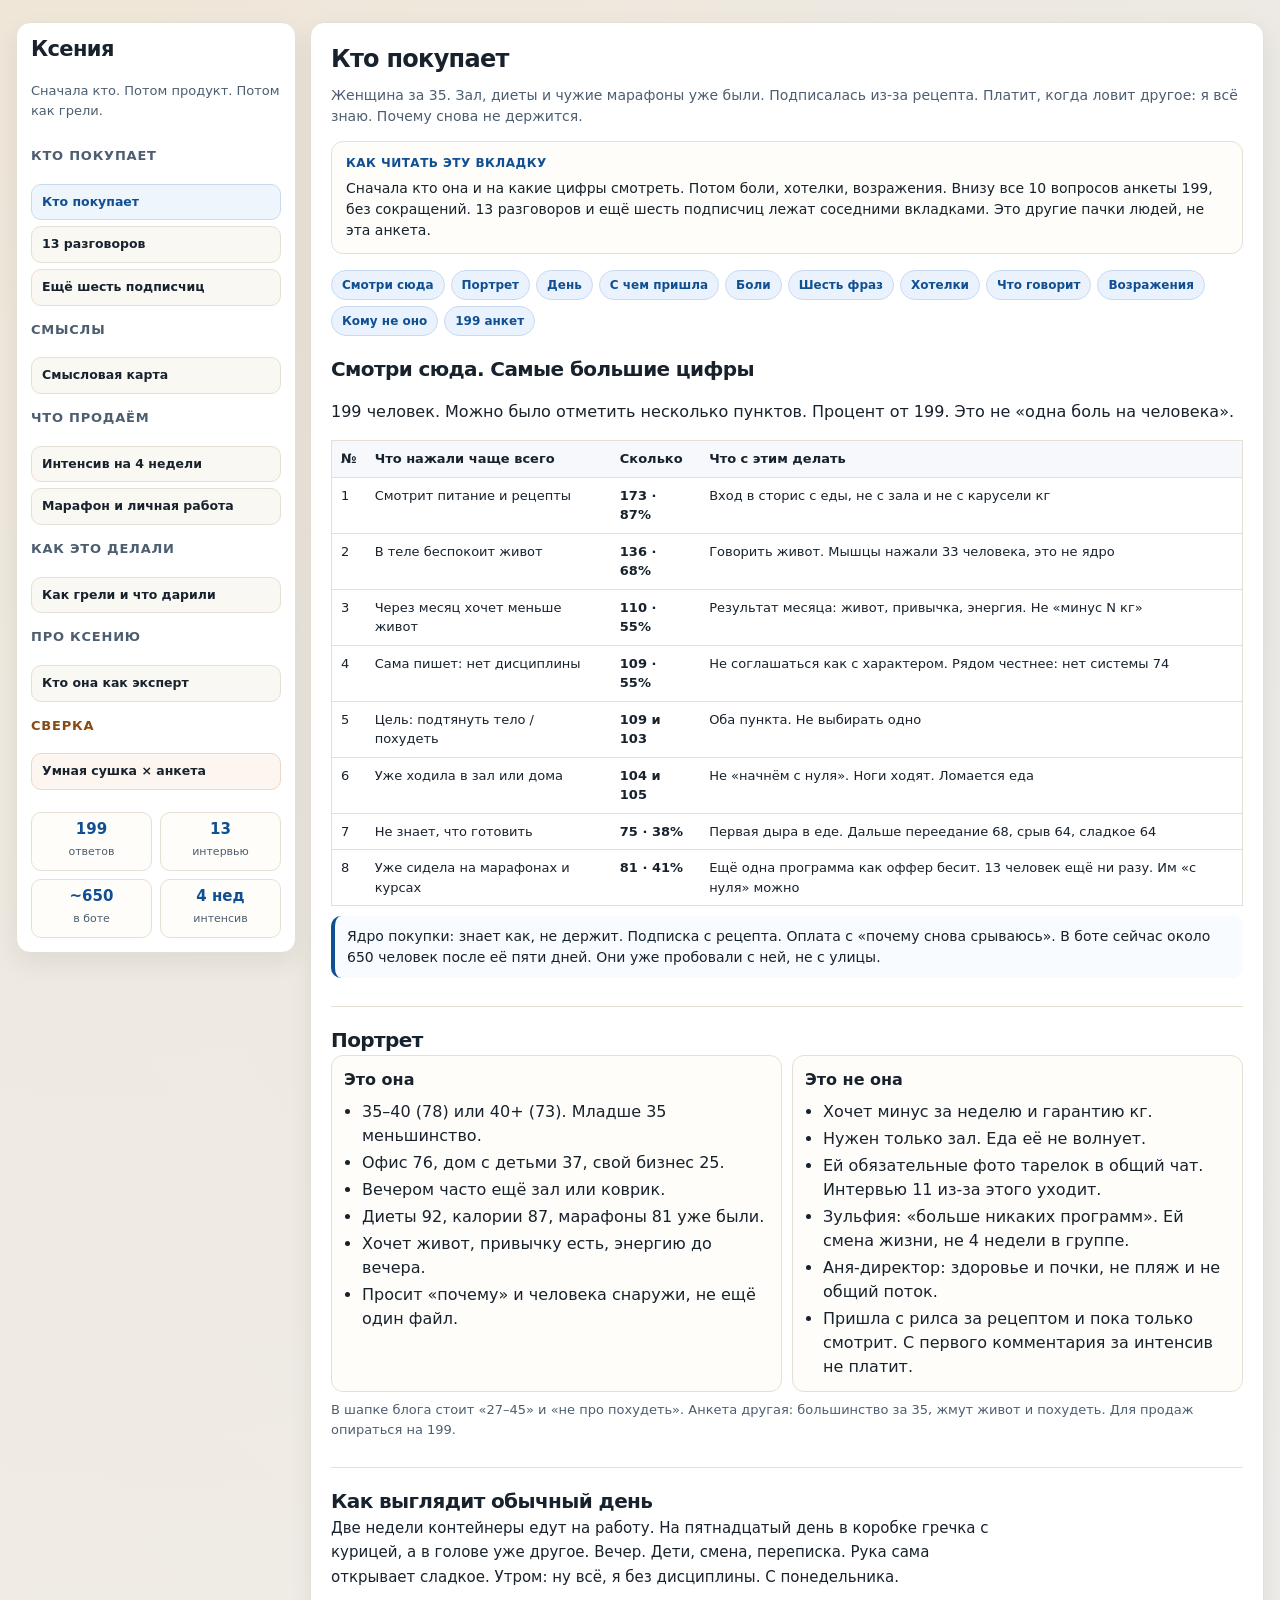
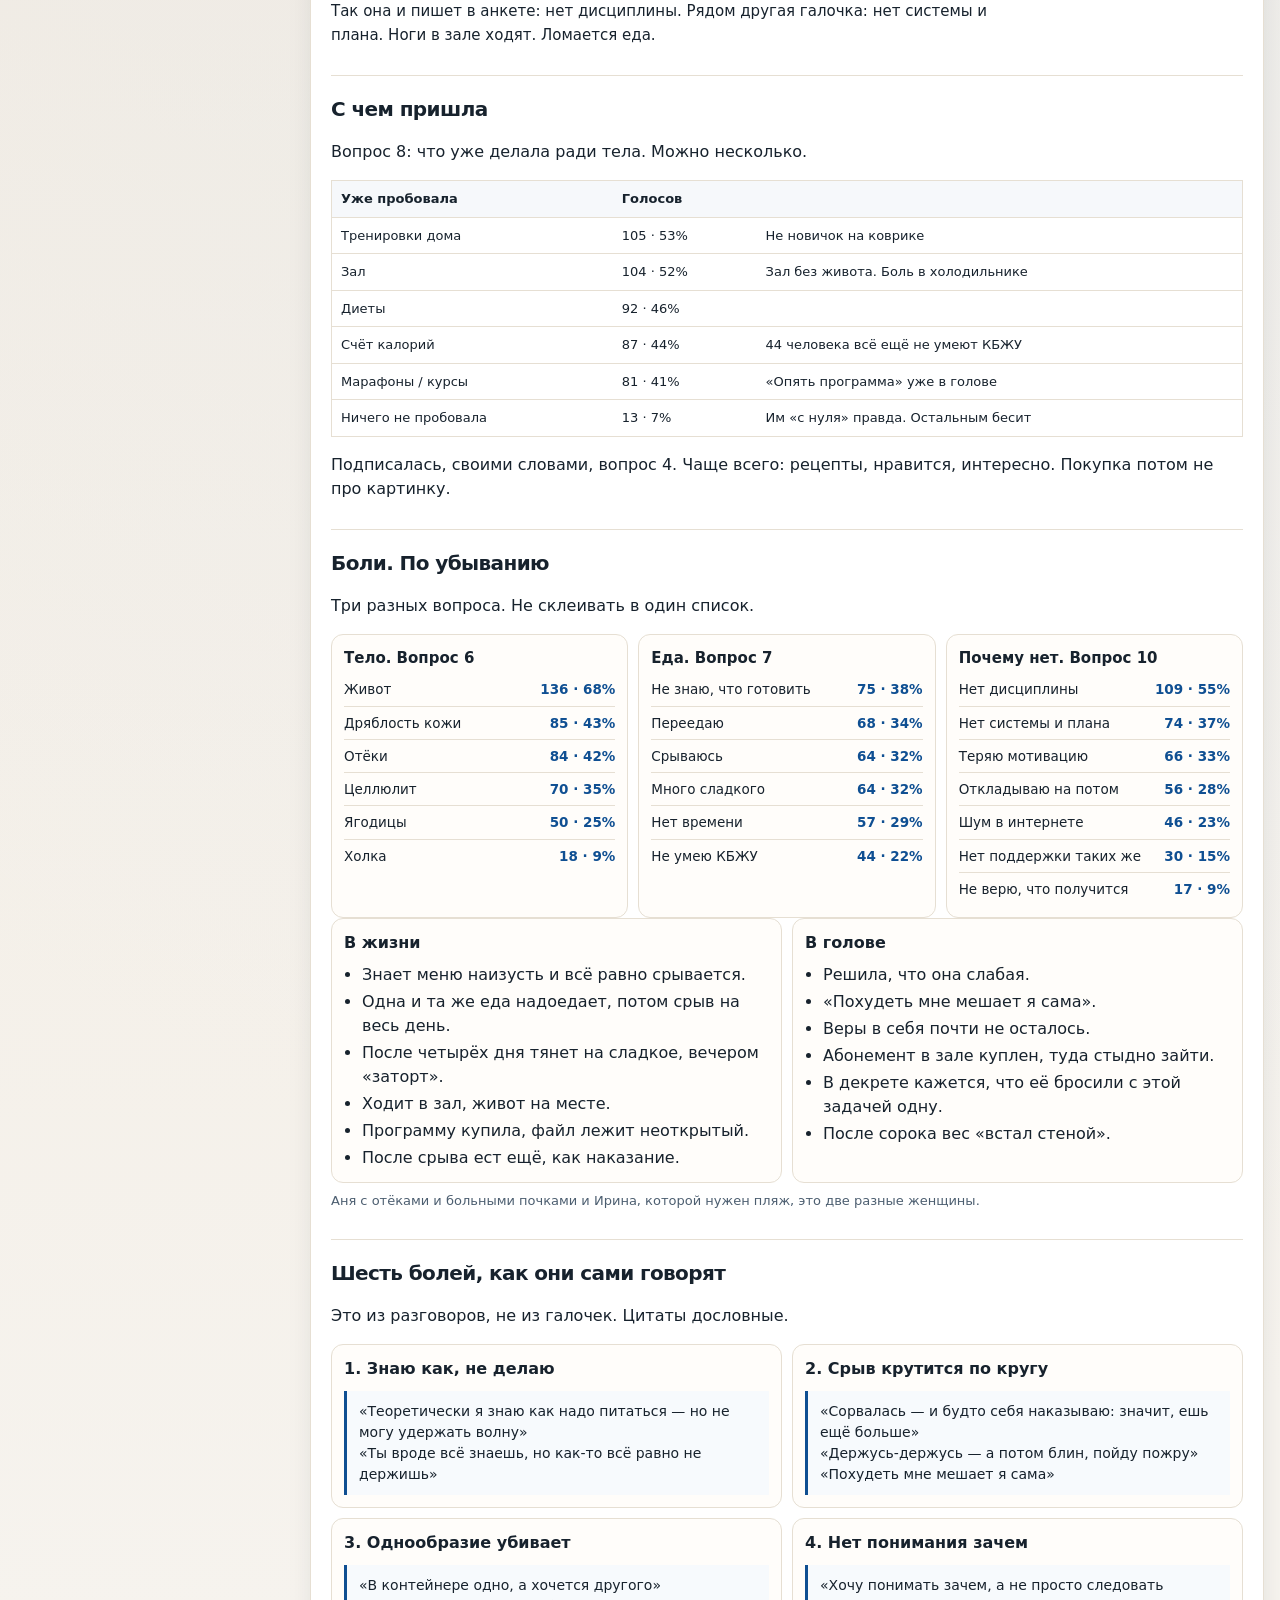
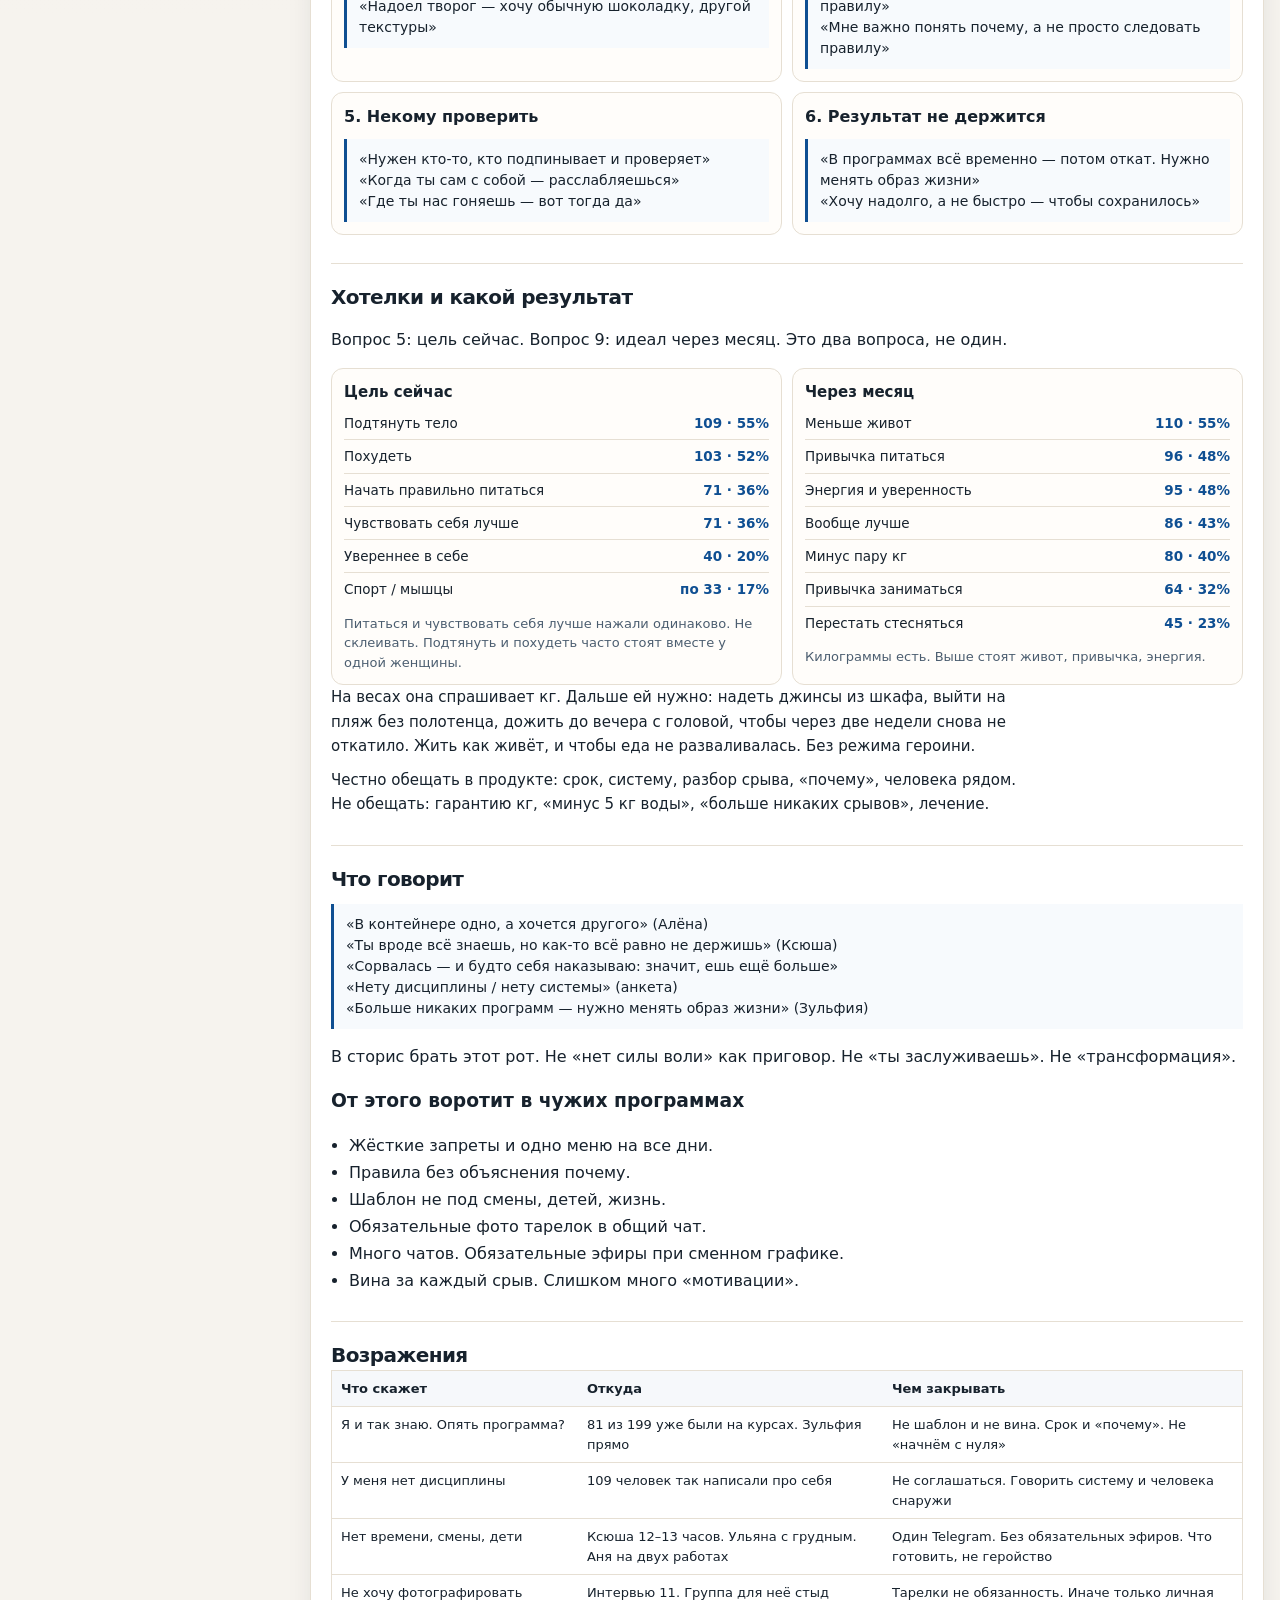
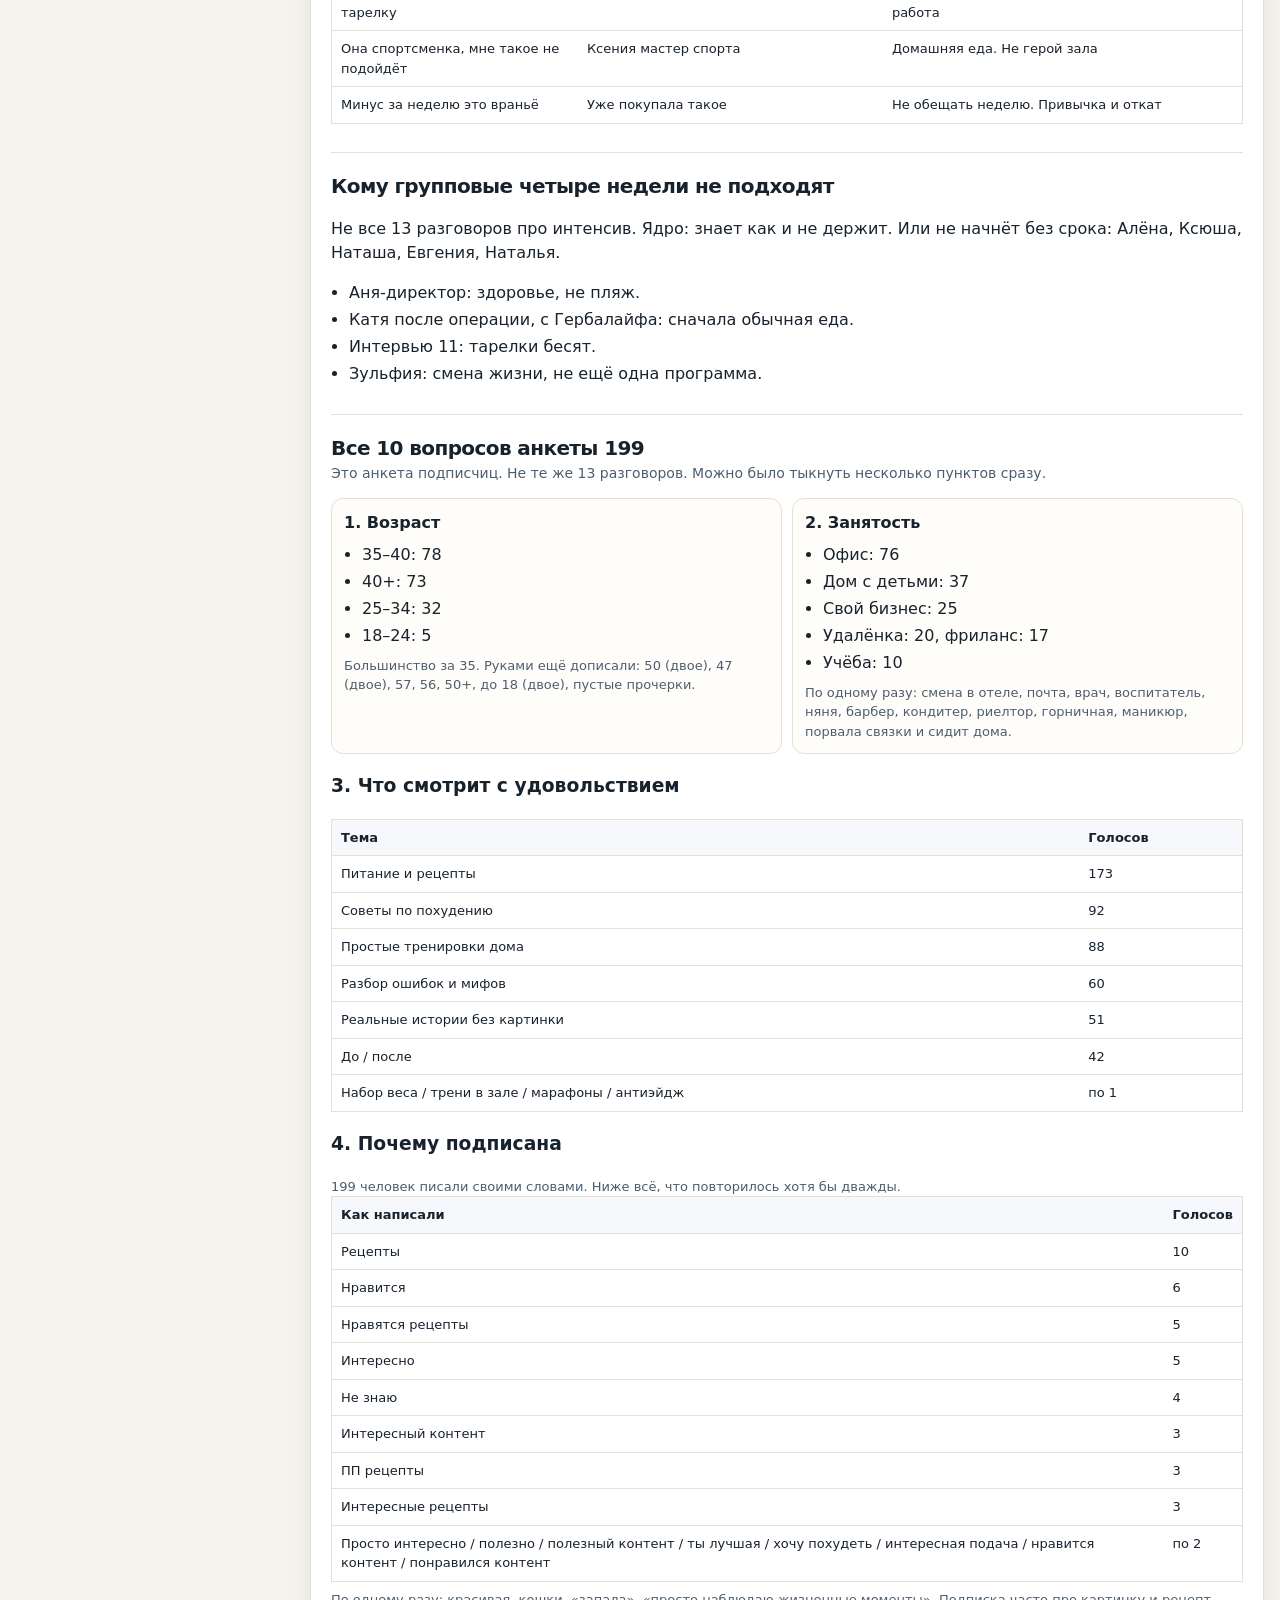
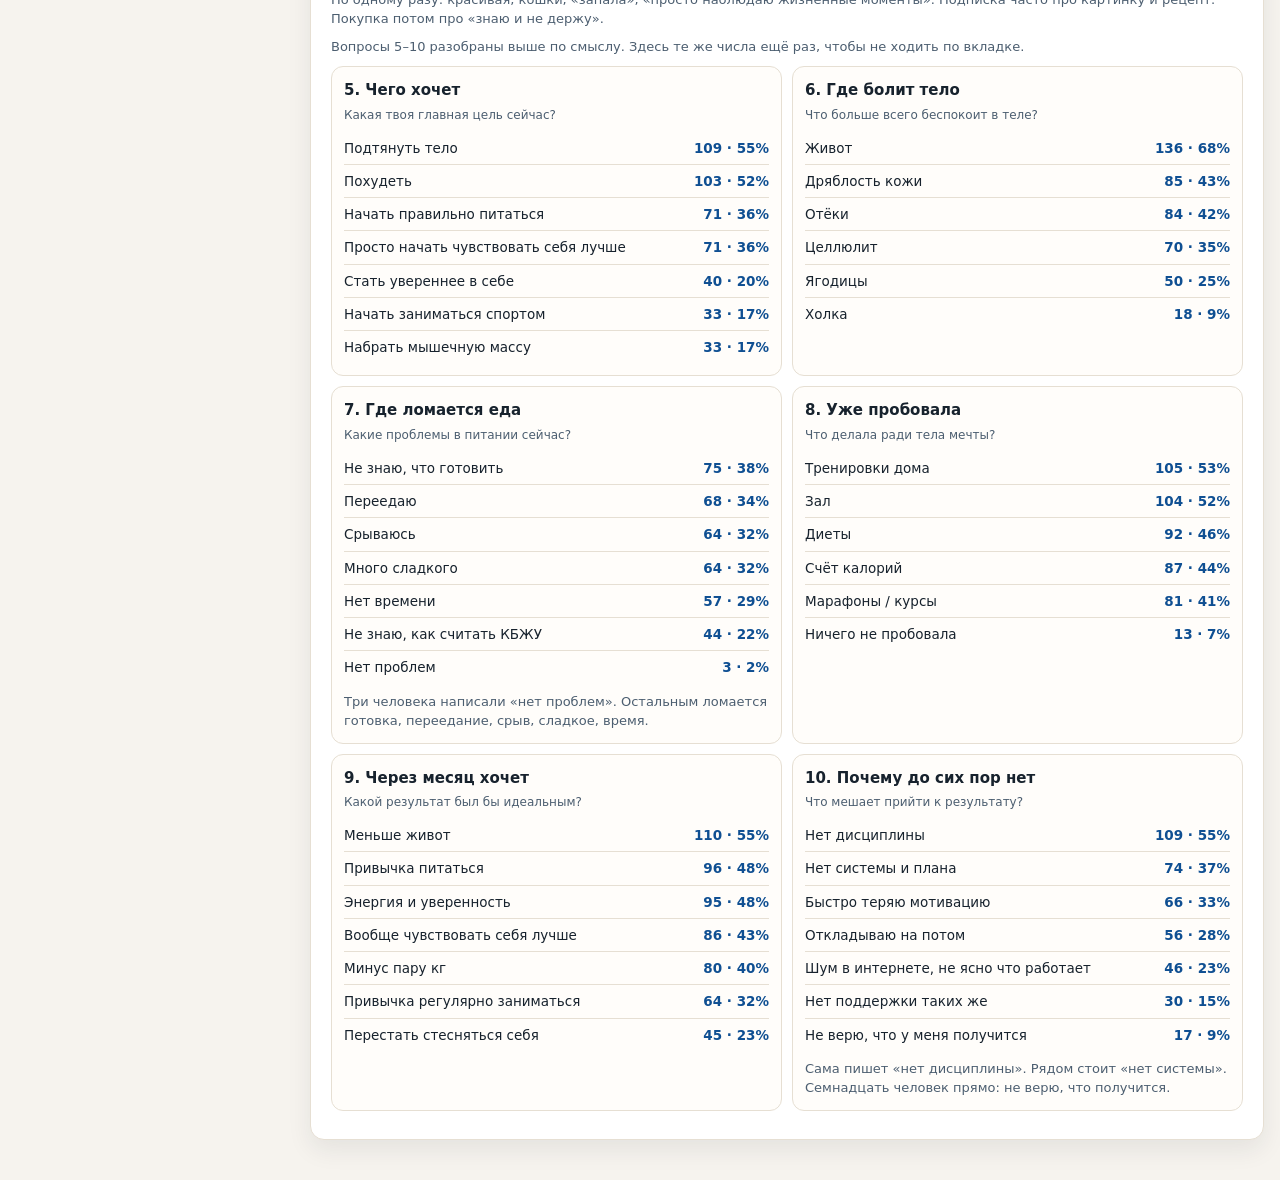
<file: index.html>
<!doctype html>
<html lang="ru">
<head>
  <meta charset="utf-8">
  <meta name="viewport" content="width=device-width, initial-scale=1">
  <title>Ксения</title>
  <style>
    :root {
      --bg: #f6f3ee;
      --paper: #fff;
      --ink: #17222d;
      --muted: #4c5e70;
      --line: #e6dfd3;
      --accent: #0f4f92;
      --soft: #eaf3fd;
      --ok: #1a7f4e;
      --warn: #b45309;
      --stop: #9b2335;
      --radius: 14px;
      --shadow: 0 10px 24px rgba(20, 33, 45, 0.08);
      --max: 1320px;
    }
    * { box-sizing: border-box; }
    body {
      margin: 0;
      font-family: ui-sans-serif, system-ui, "Segoe UI", Roboto, Arial, sans-serif;
      color: var(--ink);
      line-height: 1.5;
      background:
        radial-gradient(circle at 8% 0%, #efe6d8 0%, transparent 42%),
        radial-gradient(circle at 93% 5%, #e6effb 0%, transparent 34%),
        var(--bg);
    }
    .layout {
      max-width: var(--max);
      margin: 0 auto;
      padding: 22px 16px 40px;
      display: grid;
      grid-template-columns: 280px minmax(0, 1fr);
      gap: 14px;
    }
    .side, .panel, .hero {
      background: var(--paper);
      border: 1px solid var(--line);
      border-radius: var(--radius);
      box-shadow: var(--shadow);
    }
    .side { position: sticky; top: 12px; height: fit-content; padding: 14px; }
    .side h1 { margin: 0; font-size: 21px; letter-spacing: -0.03em; line-height: 1.15; }
    .side p { margin: 8px 0 12px; color: var(--muted); font-size: 13px; }
    .nav-kicker {
      margin: 12px 0 4px; font-size: 10px; letter-spacing: .06em;
      text-transform: uppercase; color: var(--muted); font-weight: 700;
    }
    .nav-kicker:first-of-type { margin-top: 2px; }
    .switches { display: grid; gap: 6px; margin-bottom: 10px; }
    .switch {
      display: block; padding: 8px 10px; border-radius: 10px;
      border: 1px solid var(--line); background: #faf8f3;
      font-size: 12.5px; font-weight: 600; cursor: pointer;
    }
    .switch:focus-visible { outline: 3px solid #c9daef; outline-offset: 2px; }
    .mini { display: grid; grid-template-columns: 1fr 1fr; gap: 8px; }
    .mini div { border: 1px solid var(--line); border-radius: 10px; text-align: center; padding: 8px; background: #fffdf9; }
    .mini b { display: block; color: var(--accent); font-size: 15px; line-height: 1.15; }
    .mini span { font-size: 11px; color: var(--muted); }
    .main { display: grid; gap: 12px; min-width: 0; }
    .tabs input[type="radio"] { position: absolute; opacity: 0; pointer-events: none; }
    .panel { display: none; padding: 18px 20px 28px; overflow-x: auto; }
    .panel h2 { margin: 0; font-size: 24px; letter-spacing: -0.03em; }
    .lead { margin: 8px 0 14px; color: var(--muted); font-size: 14px; }
    .grid2 { display: grid; gap: 10px; grid-template-columns: 1fr 1fr; }
    .grid3 { display: grid; gap: 10px; grid-template-columns: 1fr 1fr 1fr; }
    .card { border: 1px solid var(--line); border-radius: 12px; padding: 12px; background: #fffdfa; }
    .card h3 { margin: 0 0 8px; font-size: 16px; }
    table { width: 100%; border-collapse: collapse; border: 1px solid var(--line); overflow: hidden; background: #fff; }
    th, td { padding: 8px 9px; text-align: left; border-bottom: 1px solid var(--line); vertical-align: top; font-size: 13px; }
    th { background: #f6f8fb; font-weight: 700; }
    tr:last-child td { border-bottom: none; }
    ul, ol { margin: 8px 0 0; padding-left: 18px; }
    li + li { margin-top: 3px; }
    .hint { margin: 8px 0 0; font-size: 13px; color: var(--muted); }
    .one {
      margin: 0 0 14px; padding: 12px 14px; background: #f8fbff;
      border: 1px solid #c9daef; border-radius: 12px; font-size: 14.5px; line-height: 1.45;
    }
    .one b { color: var(--accent); }
    .qgrid { display: grid; gap: 10px; grid-template-columns: 1fr 1fr; margin-top: 10px; }
    .qblock h3 { margin: 0 0 4px; font-size: 15px; }
    .qblock .ask { margin: 0 0 8px; font-size: 12px; color: var(--muted); }
    .qblock .row {
      display: grid; grid-template-columns: 1fr auto; gap: 10px; align-items: baseline;
      font-size: 13.5px; padding: 6px 0; border-bottom: 1px solid var(--line);
    }
    .qblock .row:last-of-type { border-bottom: 0; }
    .qblock .n { font-weight: 800; color: var(--accent); font-variant-numeric: tabular-nums; white-space: nowrap; }
    .qblock .use { margin: 8px 0 0; font-size: 13px; color: var(--muted); }
    .cd .cols { display: grid; grid-template-columns: 1fr 1fr; gap: 12px; }
    .cd .meta { margin: 0 0 10px; font-size: 13px; color: var(--muted); }
    .cd .hook { margin-top: 10px; font-size: 13.5px; }
    .toc-names { display: flex; flex-wrap: wrap; gap: 6px; margin: 10px 0 4px; }
    .toc-names a {
      font-size: 12px; font-weight: 650; color: var(--accent); text-decoration: none;
      border: 1px solid #c9daef; background: var(--soft); border-radius: 999px; padding: 4px 9px;
    }
    .callout {
      border-left: 4px solid var(--accent); background: #f8fbff;
      border-radius: 10px; padding: 10px 12px; margin-top: 10px; font-size: 14px;
    }
    .quote {
      margin: 10px 0 0; padding: 10px 12px; border-left: 3px solid var(--accent);
      background: #f7fafd; font-size: 14px;
    }
    .quote small { display: block; margin-top: 6px; color: var(--muted); font-size: 12px; }
    .panel .toc { display: flex; flex-wrap: wrap; gap: 6px; margin: 12px 0 18px; }
    .panel .toc a {
      font-size: 12px; font-weight: 650; color: var(--accent); text-decoration: none;
      border: 1px solid #c9daef; background: var(--soft); border-radius: 999px; padding: 5px 10px;
    }
    .panel .chapter { margin: 28px 0 0; padding-top: 18px; border-top: 1px solid var(--line); font-size: 20px; letter-spacing: -0.03em; }
    .panel .chapter:first-of-type { border-top: 0; margin-top: 8px; padding-top: 0; }
    .panel .prose { max-width: 72ch; font-size: 15px; line-height: 1.62; }
    .panel .prose p { margin: 0 0 10px; }
    .how {
      margin: 0 0 16px; padding: 12px 14px; background: #fffdfa;
      border: 1px solid var(--line); border-radius: 12px; font-size: 14px; line-height: 1.5;
    }
    .how b { display: block; margin-bottom: 6px; font-size: 13px; letter-spacing: .02em; }
    .how ol { margin: 6px 0 0; padding-left: 20px; }
    .how li { margin-top: 5px; }
    .mark {
      display: inline-block; font-size: 10px; font-weight: 800; letter-spacing: .04em;
      text-transform: uppercase; padding: 2px 6px; border-radius: 999px; margin-right: 6px; vertical-align: middle;
    }
    .mark.f { background: #e8f6ee; color: var(--ok); }
    .mark.h { background: #fff3dc; color: var(--warn); }
    .mark.n { background: #fde8ec; color: var(--stop); }
    .theses { margin: 10px 0 0; padding-left: 22px; }
    .theses li { margin-top: 6px; font-size: 14.5px; }
    .order {
      margin: 0 0 16px; padding: 12px 14px; background: #fffdfa;
      border: 1px solid var(--line); border-radius: 12px; font-size: 14px; line-height: 1.5;
    }
    .order b { display: block; margin-bottom: 6px; font-size: 12px; letter-spacing: .04em; text-transform: uppercase; color: var(--accent); }
    .prio {
      display: grid; grid-template-columns: auto 1fr auto; gap: 8px 12px;
      align-items: baseline; margin: 8px 0 0;
    }
    .prio .n { font-weight: 800; color: var(--accent); font-variant-numeric: tabular-nums; }
    .prio .w { height: 8px; background: #eef5fd; border-radius: 99px; overflow: hidden; }
    .prio .w i { display: block; height: 100%; background: var(--accent); border-radius: 99px; }
    .warnbox { border-left: 4px solid var(--warn); background: #fff8ee; border-radius: 10px; padding: 10px 12px; margin-top: 10px; font-size: 14px; }
    .stopbox { border-left: 4px solid var(--stop); background: #fdf2f4; border-radius: 10px; padding: 10px 12px; margin-top: 10px; font-size: 14px; }
    .flow { display: flex; flex-wrap: wrap; align-items: center; gap: 6px; font-size: 13px; margin: 8px 0 0; }
    .flow .box { border: 1px solid var(--line); background: #fff; border-radius: 8px; padding: 7px 10px; font-weight: 650; }
    .flow .arr { color: var(--muted); }
    .rank {
      display: inline-block; font-size: 10px; font-weight: 800; letter-spacing: .04em;
      text-transform: uppercase; padding: 2px 7px; border-radius: 999px; margin-right: 6px;
    }
    .rank.a { background: #e8f6ee; color: var(--ok); }
    .rank.b { background: #fff3dc; color: var(--warn); }
    .rank.c { background: #eef2f6; color: var(--muted); }
    .price { font-size: 22px; font-weight: 800; color: var(--accent); letter-spacing: -0.03em; margin: 0 0 4px; }
    .price span { font-size: 13px; font-weight: 650; color: var(--muted); }
    .job {
      margin: 0 0 6px; font-size: 11px; font-weight: 800; letter-spacing: .05em;
      text-transform: uppercase; color: var(--muted);
    }
    .seg { margin-top: 10px; }
    .seg h3 { margin: 0 0 8px; }
    .seg .cols { display: grid; grid-template-columns: 1fr 1fr 1fr; gap: 12px; }
    .seg .cols p, .seg .cols ul { margin-top: 4px; font-size: 13.5px; }
    .cd b { display: block; margin: 10px 0 4px; }
    .cd b:first-child { margin-top: 0; }
    .extra { margin-top: 12px; padding-top: 10px; border-top: 1px dashed var(--line); font-size: 13.5px; }
    .extra b { margin-top: 8px; }
    #tab0:checked ~ .main .switches label[for="tab0"],
    #tab1:checked ~ .main .switches label[for="tab1"],
    #tab2:checked ~ .main .switches label[for="tab2"],
    #tab3:checked ~ .main .switches label[for="tab3"],
    #tab4:checked ~ .main .switches label[for="tab4"],
    #tab5:checked ~ .main .switches label[for="tab5"],
    #tab6:checked ~ .main .switches label[for="tab6"],
    #tab8:checked ~ .main .switches label[for="tab8"] {
      background: #eef5fd; border-color: #c9daef; color: var(--accent);
    }
    label[for="tab7"] {
      background: #fdf6f0;
      border-color: #ead8c8;
    }
    #tab7:checked ~ .main .switches label[for="tab7"] {
      background: #fdeee4; border-color: #e8c4a0; color: #8a4b12;
    }
    #tab0:checked ~ .main .p0,
    #tab1:checked ~ .main .p1,
    #tab2:checked ~ .main .p2,
    #tab3:checked ~ .main .p3,
    #tab4:checked ~ .main .p4,
    #tab5:checked ~ .main .p5,
    #tab6:checked ~ .main .p6,
    #tab7:checked ~ .main .p7,
    #tab8:checked ~ .main .p8 { display: block; }
    .panel.p7 {
      box-shadow: inset 4px 0 0 #c47a3a, var(--shadow);
    }
    .alien-flag {
      display: inline-block;
      font-size: 10px;
      font-weight: 800;
      letter-spacing: .05em;
      text-transform: uppercase;
      color: #8a4b12;
      background: #fdeee4;
      border-radius: 999px;
      padding: 3px 8px;
      margin: 0 0 8px;
    }
    .nav-kicker.other { color: #8a4b12; }
    .score3 {
      display: grid;
      grid-template-columns: 1fr 1fr 1fr;
      gap: 8px;
      margin: 0 0 16px;
    }
    .score3 div {
      border: 1px solid #ead8c8;
      background: #fffaf4;
      border-radius: 12px;
      text-align: center;
      padding: 10px 8px;
    }
    .score3 b {
      display: block;
      font-size: 22px;
      color: #8a4b12;
      letter-spacing: -0.03em;
    }
    .score3 span { font-size: 12px; color: var(--muted); }

    .md { max-width: 82ch; }
    .md h1 { font-size: 20px; letter-spacing: -0.02em; margin: 0 0 10px; }
    .md h2 { font-size: 17px; margin: 22px 0 8px; }
    .md h2.file {
      font-size: 20px; letter-spacing: -0.03em; margin: 36px 0 6px;
      padding-top: 22px; border-top: 1px solid var(--line);
    }
    .md article:first-child h2.file { border-top: 0; margin-top: 8px; padding-top: 0; }
    .md h3 { font-size: 15px; margin: 16px 0 6px; }
    .md h4 { font-size: 14px; margin: 12px 0 4px; }
    .md p { margin: 0 0 10px; font-size: 14.5px; }
    .md ul, .md ol { margin: 0 0 12px; padding-left: 20px; }
    .md li { margin-top: 4px; font-size: 14.5px; }
    .md pre {
      background: #f6f8fb; border: 1px solid var(--line); border-radius: 10px;
      padding: 12px; overflow-x: auto; font-size: 12.5px; line-height: 1.45;
      white-space: pre-wrap;
    }
    .md blockquote {
      margin: 10px 0; padding: 10px 12px; border-left: 3px solid var(--accent);
      background: #f7fafd; font-size: 14px;
    }
    .md hr { border: 0; border-top: 1px solid var(--line); margin: 16px 0; }
    .md .hint { display: none; }
    .toc-files { display: flex; flex-wrap: wrap; gap: 6px; margin: 10px 0 18px; }
    .toc-files a {
      font-size: 12px; font-weight: 650; color: var(--accent); text-decoration: none;
      border: 1px solid #c9daef; background: var(--soft); border-radius: 999px; padding: 5px 10px;
    }

    .smap { color: #1a1a18; }
    .smap .section { margin-bottom: 2.5rem; }
    .smap .section-label {
      font-size: 10px; font-weight: 600; letter-spacing: 0.1em;
      text-transform: uppercase; color: #aaa; margin-bottom: 10px;
      padding-bottom: 6px; border-bottom: 1px solid #e8e6e0;
    }
    .smap .grid { display: grid; gap: 10px; }
    .smap .g2 { grid-template-columns: 1fr 1fr; }
    .smap .g3 { grid-template-columns: 1fr 1fr 1fr; }
    .smap .g4 { grid-template-columns: 1fr 1fr 1fr 1fr; }
    .smap .card {
      background: #fff; border: 1px solid #e8e6e0; border-radius: 12px; padding: 14px 16px;
    }
    .smap .card-label {
      font-size: 10px; font-weight: 600; color: #aaa; text-transform: uppercase;
      letter-spacing: 0.06em; margin-bottom: 5px;
    }
    .smap .card-title { font-size: 14px; font-weight: 600; color: #1a1a18; margin-bottom: 4px; line-height: 1.35; }
    .smap .card-desc { font-size: 13px; color: #555; line-height: 1.6; }
    .smap .theses { margin-top: 8px; padding-left: 18px; }
    .smap .theses li { font-size: 13px; color: #555; line-height: 1.5; margin-bottom: 6px; }
    .smap .theses li:last-child { margin-bottom: 0; }
    .smap .vs-col .theses { margin-top: 0; }
    .smap .vs-col .theses li { color: #333; }
    .smap .highlight .theses { margin-top: 8px; }
    .smap .card .theses { margin-top: 6px; }
    .smap .src {
      font-size: 10px; font-weight: 600; letter-spacing: 0.04em;
      text-transform: uppercase; color: #aaa; margin-top: 10px; margin-bottom: 2px;
    }
    .smap .quote {
      margin: 10px 0 0; padding: 0; border: none; background: transparent;
      font-style: italic; font-size: 13px; color: #666; line-height: 1.5;
    }
    .smap .quote:before { content: '«'; }
    .smap .quote:after { content: '»'; }
    .smap .gloss { font-size: 12px; color: #888; line-height: 1.55; margin-top: 4px; }
    .smap .tags { display: flex; flex-wrap: wrap; gap: 5px; margin-top: 8px; }
    .smap .tag { font-size: 11px; padding: 3px 9px; border-radius: 20px; }
    .smap .t-red { background: #fdecea; color: #b52a1c; }
    .smap .t-amber { background: #fef3e2; color: #8c4e0b; }
    .smap .t-green { background: #eaf5e2; color: #2e6e10; }
    .smap .t-teal { background: #e0f5ef; color: #0a6644; }
    .smap .t-purple { background: #eeeefe; color: #4b3bb0; }
    .smap .t-gray { background: #f0ede8; color: #5a5955; }
    .smap .highlight { background: #fff; border: 1px solid #e8e6e0; border-radius: 12px; padding: 16px 20px; }
    .smap .big { font-size: 15px; font-weight: 500; line-height: 1.55; color: #1a1a18; }
    .smap .arrow-row { display: flex; align-items: center; flex-wrap: wrap; gap: 6px; font-size: 13px; color: #666; margin-top: 10px; }
    .smap .arr { color: #ccc; }
    .smap .vs { display: flex; gap: 10px; }
    .smap .vs-col { flex: 1; border-radius: 10px; padding: 14px; }
    .smap .vs-bad { background: #fdecea; border: 1px solid #f5c0bc; }
    .smap .vs-good { background: #e0f5ef; border: 1px solid #9edecb; }
    .smap .vs-col-label { font-size: 10px; font-weight: 600; letter-spacing: 0.06em; text-transform: uppercase; margin-bottom: 8px; }
    .smap .vs-bad .vs-col-label { color: #b52a1c; }
    .smap .vs-good .vs-col-label { color: #0a6644; }
    .smap .pick { border-color: #9edecb; background: #f4fbf8; }
    .smap hr { border: none; border-top: 1px solid #e8e6e0; margin: 2rem 0; }

    @media (max-width: 1080px) {
      .layout { grid-template-columns: 1fr; }
      .side { position: static; }
      .grid2, .grid3, .qgrid, .cd .cols, .seg .cols, .score3 { grid-template-columns: 1fr; }
      .smap .g2, .smap .g3, .smap .g4 { grid-template-columns: 1fr; }
      .smap .vs { flex-direction: column; }
    }
  </style>
</head>
<body>
  <div class="tabs layout">
    <input type="radio" name="main-tab" id="tab0" checked>
    <input type="radio" name="main-tab" id="tab1">
    <input type="radio" name="main-tab" id="tab2">
    <input type="radio" name="main-tab" id="tab3">
    <input type="radio" name="main-tab" id="tab4">
    <input type="radio" name="main-tab" id="tab5">
    <input type="radio" name="main-tab" id="tab6">
    <input type="radio" name="main-tab" id="tab7">
    <input type="radio" name="main-tab" id="tab8">

    <aside class="side main">
      <h1>Ксения</h1>
      <p>Сначала кто. Потом продукт. Потом как грели.</p>
      <div class="switches">
        <p class="nav-kicker">Кто покупает</p>
        <label class="switch" for="tab0">Кто покупает</label>
        <label class="switch" for="tab1">13 разговоров</label>
        <label class="switch" for="tab3">Ещё шесть подписчиц</label>
        <p class="nav-kicker">Смыслы</p>
        <label class="switch" for="tab8">Смысловая карта</label>
        <p class="nav-kicker">Что продаём</p>
        <label class="switch" for="tab2">Интенсив на 4 недели</label>
        <label class="switch" for="tab4">Марафон и личная работа</label>
        <p class="nav-kicker">Как это делали</p>
        <label class="switch" for="tab6">Как грели и что дарили</label>
        <p class="nav-kicker">Про Ксению</p>
        <label class="switch" for="tab5">Кто она как эксперт</label>
        <p class="nav-kicker other">Сверка</p>
        <label class="switch" for="tab7">Умная сушка × анкета</label>
      </div>
      <div class="mini">
        <div><b>199</b><span>ответов</span></div>
        <div><b>13</b><span>интервью</span></div>
        <div><b>~650</b><span>в боте</span></div>
        <div><b>4 нед</b><span>интенсив</span></div>
      </div>
    </aside>

    <div class="main">

      <section class="panel p0">
        <h2>Кто покупает</h2>
        <p class="lead">Женщина за 35. Зал, диеты и чужие марафоны уже были. Подписалась из-за рецепта. Платит, когда ловит другое: я всё знаю. Почему снова не держится.</p>
        <div class="order">
          <b>Как читать эту вкладку</b>
          Сначала кто она и на какие цифры смотреть. Потом боли, хотелки, возражения. Внизу все 10 вопросов анкеты 199, без сокращений. 13 разговоров и ещё шесть подписчиц лежат соседними вкладками. Это другие пачки людей, не эта анкета.
        </div>
        <nav class="toc">
          <a href="#a-look">Смотри сюда</a>
          <a href="#a-who">Портрет</a>
          <a href="#a-sit">День</a>
          <a href="#a-came">С чем пришла</a>
          <a href="#a-pain">Боли</a>
          <a href="#a-6">Шесть фраз</a>
          <a href="#a-want">Хотелки</a>
          <a href="#a-say">Что говорит</a>
          <a href="#a-obj">Возражения</a>
          <a href="#a-not">Кому не оно</a>
          <a href="#a-num">199 анкет</a>
        </nav>

        <h3 class="chapter" id="a-look">Смотри сюда. Самые большие цифры</h3>
        <p>199 человек. Можно было отметить несколько пунктов. Процент от 199. Это не «одна боль на человека».</p>
        <table>
          <thead><tr><th>№</th><th>Что нажали чаще всего</th><th>Сколько</th><th>Что с этим делать</th></tr></thead>
          <tbody>
            <tr><td>1</td><td>Смотрит питание и рецепты</td><td><b>173 · 87%</b></td><td>Вход в сторис с еды, не с зала и не с карусели кг</td></tr>
            <tr><td>2</td><td>В теле беспокоит живот</td><td><b>136 · 68%</b></td><td>Говорить живот. Мышцы нажали 33 человека, это не ядро</td></tr>
            <tr><td>3</td><td>Через месяц хочет меньше живот</td><td><b>110 · 55%</b></td><td>Результат месяца: живот, привычка, энергия. Не «минус N кг»</td></tr>
            <tr><td>4</td><td>Сама пишет: нет дисциплины</td><td><b>109 · 55%</b></td><td>Не соглашаться как с характером. Рядом честнее: нет системы 74</td></tr>
            <tr><td>5</td><td>Цель: подтянуть тело / похудеть</td><td><b>109 и 103</b></td><td>Оба пункта. Не выбирать одно</td></tr>
            <tr><td>6</td><td>Уже ходила в зал или дома</td><td><b>104 и 105</b></td><td>Не «начнём с нуля». Ноги ходят. Ломается еда</td></tr>
            <tr><td>7</td><td>Не знает, что готовить</td><td><b>75 · 38%</b></td><td>Первая дыра в еде. Дальше переедание 68, срыв 64, сладкое 64</td></tr>
            <tr><td>8</td><td>Уже сидела на марафонах и курсах</td><td><b>81 · 41%</b></td><td>Ещё одна программа как оффер бесит. 13 человек ещё ни разу. Им «с нуля» можно</td></tr>
          </tbody>
        </table>
        <div class="callout">Ядро покупки: знает как, не держит. Подписка с рецепта. Оплата с «почему снова срываюсь». В боте сейчас около 650 человек после её пяти дней. Они уже пробовали с ней, не с улицы.</div>

        <h3 class="chapter" id="a-who">Портрет</h3>
        <div class="grid2">
          <article class="card">
            <h3>Это она</h3>
            <ul>
              <li>35–40 (78) или 40+ (73). Младше 35 меньшинство.</li>
              <li>Офис 76, дом с детьми 37, свой бизнес 25.</li>
              <li>Вечером часто ещё зал или коврик.</li>
              <li>Диеты 92, калории 87, марафоны 81 уже были.</li>
              <li>Хочет живот, привычку есть, энергию до вечера.</li>
              <li>Просит «почему» и человека снаружи, не ещё один файл.</li>
            </ul>
          </article>
          <article class="card">
            <h3>Это не она</h3>
            <ul>
              <li>Хочет минус за неделю и гарантию кг.</li>
              <li>Нужен только зал. Еда её не волнует.</li>
              <li>Ей обязательные фото тарелок в общий чат. Интервью 11 из-за этого уходит.</li>
              <li>Зульфия: «больше никаких программ». Ей смена жизни, не 4 недели в группе.</li>
              <li>Аня-директор: здоровье и почки, не пляж и не общий поток.</li>
              <li>Пришла с рилса за рецептом и пока только смотрит. С первого комментария за интенсив не платит.</li>
            </ul>
          </article>
        </div>
        <p class="hint">В шапке блога стоит «27–45» и «не про похудеть». Анкета другая: большинство за 35, жмут живот и похудеть. Для продаж опираться на 199.</p>

        <h3 class="chapter" id="a-sit">Как выглядит обычный день</h3>
        <div class="prose">
          <p>Две недели контейнеры едут на работу. На пятнадцатый день в коробке гречка с курицей, а в голове уже другое. Вечер. Дети, смена, переписка. Рука сама открывает сладкое. Утром: ну всё, я без дисциплины. С понедельника.</p>
          <p>Так она и пишет в анкете: нет дисциплины. Рядом другая галочка: нет системы и плана. Ноги в зале ходят. Ломается еда.</p>
        </div>

        <h3 class="chapter" id="a-came">С чем пришла</h3>
        <p>Вопрос 8: что уже делала ради тела. Можно несколько.</p>
        <table>
          <thead><tr><th>Уже пробовала</th><th>Голосов</th><th></th></tr></thead>
          <tbody>
            <tr><td>Тренировки дома</td><td>105 · 53%</td><td>Не новичок на коврике</td></tr>
            <tr><td>Зал</td><td>104 · 52%</td><td>Зал без живота. Боль в холодильнике</td></tr>
            <tr><td>Диеты</td><td>92 · 46%</td><td></td></tr>
            <tr><td>Счёт калорий</td><td>87 · 44%</td><td>44 человека всё ещё не умеют КБЖУ</td></tr>
            <tr><td>Марафоны / курсы</td><td>81 · 41%</td><td>«Опять программа» уже в голове</td></tr>
            <tr><td>Ничего не пробовала</td><td>13 · 7%</td><td>Им «с нуля» правда. Остальным бесит</td></tr>
          </tbody>
        </table>
        <p>Подписалась, своими словами, вопрос 4. Чаще всего: рецепты, нравится, интересно. Покупка потом не про картинку.</p>

        <h3 class="chapter" id="a-pain">Боли. По убыванию</h3>
        <p>Три разных вопроса. Не склеивать в один список.</p>
        <div class="grid3">
          <article class="card qblock">
            <h3>Тело. Вопрос 6</h3>
            <div class="row"><span>Живот</span><span class="n">136 · 68%</span></div>
            <div class="row"><span>Дряблость кожи</span><span class="n">85 · 43%</span></div>
            <div class="row"><span>Отёки</span><span class="n">84 · 42%</span></div>
            <div class="row"><span>Целлюлит</span><span class="n">70 · 35%</span></div>
            <div class="row"><span>Ягодицы</span><span class="n">50 · 25%</span></div>
            <div class="row"><span>Холка</span><span class="n">18 · 9%</span></div>
          </article>
          <article class="card qblock">
            <h3>Еда. Вопрос 7</h3>
            <div class="row"><span>Не знаю, что готовить</span><span class="n">75 · 38%</span></div>
            <div class="row"><span>Переедаю</span><span class="n">68 · 34%</span></div>
            <div class="row"><span>Срываюсь</span><span class="n">64 · 32%</span></div>
            <div class="row"><span>Много сладкого</span><span class="n">64 · 32%</span></div>
            <div class="row"><span>Нет времени</span><span class="n">57 · 29%</span></div>
            <div class="row"><span>Не умею КБЖУ</span><span class="n">44 · 22%</span></div>
          </article>
          <article class="card qblock">
            <h3>Почему нет. Вопрос 10</h3>
            <div class="row"><span>Нет дисциплины</span><span class="n">109 · 55%</span></div>
            <div class="row"><span>Нет системы и плана</span><span class="n">74 · 37%</span></div>
            <div class="row"><span>Теряю мотивацию</span><span class="n">66 · 33%</span></div>
            <div class="row"><span>Откладываю на потом</span><span class="n">56 · 28%</span></div>
            <div class="row"><span>Шум в интернете</span><span class="n">46 · 23%</span></div>
            <div class="row"><span>Нет поддержки таких же</span><span class="n">30 · 15%</span></div>
            <div class="row"><span>Не верю, что получится</span><span class="n">17 · 9%</span></div>
          </article>
        </div>
        <div class="grid2">
          <article class="card">
            <h3>В жизни</h3>
            <ul>
              <li>Знает меню наизусть и всё равно срывается.</li>
              <li>Одна и та же еда надоедает, потом срыв на весь день.</li>
              <li>После четырёх дня тянет на сладкое, вечером «заторт».</li>
              <li>Ходит в зал, живот на месте.</li>
              <li>Программу купила, файл лежит неоткрытый.</li>
              <li>После срыва ест ещё, как наказание.</li>
            </ul>
          </article>
          <article class="card">
            <h3>В голове</h3>
            <ul>
              <li>Решила, что она слабая.</li>
              <li>«Похудеть мне мешает я сама».</li>
              <li>Веры в себя почти не осталось.</li>
              <li>Абонемент в зале куплен, туда стыдно зайти.</li>
              <li>В декрете кажется, что её бросили с этой задачей одну.</li>
              <li>После сорока вес «встал стеной».</li>
            </ul>
          </article>
        </div>
        <p class="hint">Аня с отёками и больными почками и Ирина, которой нужен пляж, это две разные женщины.</p>

        <h3 class="chapter" id="a-6">Шесть болей, как они сами говорят</h3>
        <p>Это из разговоров, не из галочек. Цитаты дословные.</p>
        <div class="grid2">
          <article class="card">
            <h3>1. Знаю как, не делаю</h3>
            <div class="quote">«Теоретически я знаю как надо питаться — но не могу удержать волну»<br>«Ты вроде всё знаешь, но как-то всё равно не держишь»</div>
          </article>
          <article class="card">
            <h3>2. Срыв крутится по кругу</h3>
            <div class="quote">«Сорвалась — и будто себя наказываю: значит, ешь ещё больше»<br>«Держусь-держусь — а потом блин, пойду пожру»<br>«Похудеть мне мешает я сама»</div>
          </article>
          <article class="card">
            <h3>3. Однообразие убивает</h3>
            <div class="quote">«В контейнере одно, а хочется другого»<br>«Надоел творог — хочу обычную шоколадку, другой текстуры»</div>
          </article>
          <article class="card">
            <h3>4. Нет понимания зачем</h3>
            <div class="quote">«Хочу понимать зачем, а не просто следовать правилу»<br>«Мне важно понять почему, а не просто следовать правилу»</div>
          </article>
          <article class="card">
            <h3>5. Некому проверить</h3>
            <div class="quote">«Нужен кто-то, кто подпинывает и проверяет»<br>«Когда ты сам с собой — расслабляешься»<br>«Где ты нас гоняешь — вот тогда да»</div>
          </article>
          <article class="card">
            <h3>6. Результат не держится</h3>
            <div class="quote">«В программах всё временно — потом откат. Нужно менять образ жизни»<br>«Хочу надолго, а не быстро — чтобы сохранилось»</div>
          </article>
        </div>

        <h3 class="chapter" id="a-want">Хотелки и какой результат</h3>
        <p>Вопрос 5: цель сейчас. Вопрос 9: идеал через месяц. Это два вопроса, не один.</p>
        <div class="grid2">
          <article class="card qblock">
            <h3>Цель сейчас</h3>
            <div class="row"><span>Подтянуть тело</span><span class="n">109 · 55%</span></div>
            <div class="row"><span>Похудеть</span><span class="n">103 · 52%</span></div>
            <div class="row"><span>Начать правильно питаться</span><span class="n">71 · 36%</span></div>
            <div class="row"><span>Чувствовать себя лучше</span><span class="n">71 · 36%</span></div>
            <div class="row"><span>Увереннее в себе</span><span class="n">40 · 20%</span></div>
            <div class="row"><span>Спорт / мышцы</span><span class="n">по 33 · 17%</span></div>
            <p class="use">Питаться и чувствовать себя лучше нажали одинаково. Не склеивать. Подтянуть и похудеть часто стоят вместе у одной женщины.</p>
          </article>
          <article class="card qblock">
            <h3>Через месяц</h3>
            <div class="row"><span>Меньше живот</span><span class="n">110 · 55%</span></div>
            <div class="row"><span>Привычка питаться</span><span class="n">96 · 48%</span></div>
            <div class="row"><span>Энергия и уверенность</span><span class="n">95 · 48%</span></div>
            <div class="row"><span>Вообще лучше</span><span class="n">86 · 43%</span></div>
            <div class="row"><span>Минус пару кг</span><span class="n">80 · 40%</span></div>
            <div class="row"><span>Привычка заниматься</span><span class="n">64 · 32%</span></div>
            <div class="row"><span>Перестать стесняться</span><span class="n">45 · 23%</span></div>
            <p class="use">Килограммы есть. Выше стоят живот, привычка, энергия.</p>
          </article>
        </div>
        <div class="prose">
          <p>На весах она спрашивает кг. Дальше ей нужно: надеть джинсы из шкафа, выйти на пляж без полотенца, дожить до вечера с головой, чтобы через две недели снова не откатило. Жить как живёт, и чтобы еда не разваливалась. Без режима героини.</p>
          <p>Честно обещать в продукте: срок, систему, разбор срыва, «почему», человека рядом. Не обещать: гарантию кг, «минус 5 кг воды», «больше никаких срывов», лечение.</p>
        </div>

        <h3 class="chapter" id="a-say">Что говорит</h3>
        <div class="quote">
          «В контейнере одно, а хочется другого» (Алёна)<br>
          «Ты вроде всё знаешь, но как-то всё равно не держишь» (Ксюша)<br>
          «Сорвалась — и будто себя наказываю: значит, ешь ещё больше»<br>
          «Нету дисциплины / нету системы» (анкета)<br>
          «Больше никаких программ — нужно менять образ жизни» (Зульфия)
        </div>
        <p>В сторис брать этот рот. Не «нет силы воли» как приговор. Не «ты заслуживаешь». Не «трансформация».</p>
        <h3 class="sec" style="margin-top:18px">От этого воротит в чужих программах</h3>
        <ul>
          <li>Жёсткие запреты и одно меню на все дни.</li>
          <li>Правила без объяснения почему.</li>
          <li>Шаблон не под смены, детей, жизнь.</li>
          <li>Обязательные фото тарелок в общий чат.</li>
          <li>Много чатов. Обязательные эфиры при сменном графике.</li>
          <li>Вина за каждый срыв. Слишком много «мотивации».</li>
        </ul>

        <h3 class="chapter" id="a-obj">Возражения</h3>
        <table>
          <thead><tr><th>Что скажет</th><th>Откуда</th><th>Чем закрывать</th></tr></thead>
          <tbody>
            <tr><td>Я и так знаю. Опять программа?</td><td>81 из 199 уже были на курсах. Зульфия прямо</td><td>Не шаблон и не вина. Срок и «почему». Не «начнём с нуля»</td></tr>
            <tr><td>У меня нет дисциплины</td><td>109 человек так написали про себя</td><td>Не соглашаться. Говорить систему и человека снаружи</td></tr>
            <tr><td>Нет времени, смены, дети</td><td>Ксюша 12–13 часов. Ульяна с грудным. Аня на двух работах</td><td>Один Telegram. Без обязательных эфиров. Что готовить, не геройство</td></tr>
            <tr><td>Не хочу фотографировать тарелку</td><td>Интервью 11. Группа для неё стыд</td><td>Тарелки не обязанность. Иначе только личная работа</td></tr>
            <tr><td>Она спортсменка, мне такое не подойдёт</td><td>Ксения мастер спорта</td><td>Домашняя еда. Не герой зала</td></tr>
            <tr><td>Минус за неделю это враньё</td><td>Уже покупала такое</td><td>Не обещать неделю. Привычка и откат</td></tr>
          </tbody>
        </table>

        <h3 class="chapter" id="a-not">Кому групповые четыре недели не подходят</h3>
        <p>Не все 13 разговоров про интенсив. Ядро: знает как и не держит. Или не начнёт без срока: Алёна, Ксюша, Наташа, Евгения, Наталья.</p>
        <ul>
          <li>Аня-директор: здоровье, не пляж.</li>
          <li>Катя после операции, с Гербалайфа: сначала обычная еда.</li>
          <li>Интервью 11: тарелки бесят.</li>
          <li>Зульфия: смена жизни, не ещё одна программа.</li>
        </ul>

        <h3 class="chapter" id="a-num">Все 10 вопросов анкеты 199</h3>
        <p class="lead" style="margin-top:0">Это анкета подписчиц. Не те же 13 разговоров. Можно было тыкнуть несколько пунктов сразу.</p>
        <div class="grid2">
          <article class="card">
            <h3>1. Возраст</h3>
            <ul>
              <li>35–40: 78</li>
              <li>40+: 73</li>
              <li>25–34: 32</li>
              <li>18–24: 5</li>
            </ul>
            <p class="hint">Большинство за 35. Руками ещё дописали: 50 (двое), 47 (двое), 57, 56, 50+, до 18 (двое), пустые прочерки.</p>
          </article>
          <article class="card">
            <h3>2. Занятость</h3>
            <ul>
              <li>Офис: 76</li>
              <li>Дом с детьми: 37</li>
              <li>Свой бизнес: 25</li>
              <li>Удалёнка: 20, фриланс: 17</li>
              <li>Учёба: 10</li>
            </ul>
            <p class="hint">По одному разу: смена в отеле, почта, врач, воспитатель, няня, барбер, кондитер, риелтор, горничная, маникюр, порвала связки и сидит дома.</p>
          </article>
        </div>
        <h3 class="sec" style="margin-top:18px">3. Что смотрит с удовольствием</h3>
        <table>
          <thead><tr><th>Тема</th><th>Голосов</th></tr></thead>
          <tbody>
            <tr><td>Питание и рецепты</td><td>173</td></tr>
            <tr><td>Советы по похудению</td><td>92</td></tr>
            <tr><td>Простые тренировки дома</td><td>88</td></tr>
            <tr><td>Разбор ошибок и мифов</td><td>60</td></tr>
            <tr><td>Реальные истории без картинки</td><td>51</td></tr>
            <tr><td>До / после</td><td>42</td></tr>
            <tr><td>Набор веса / трени в зале / марафоны / антиэйдж</td><td>по 1</td></tr>
          </tbody>
        </table>
        <h3 class="sec" id="a-q4" style="margin-top:18px">4. Почему подписана</h3>
        <p class="hint">199 человек писали своими словами. Ниже всё, что повторилось хотя бы дважды.</p>
        <table>
          <thead><tr><th>Как написали</th><th>Голосов</th></tr></thead>
          <tbody>
            <tr><td>Рецепты</td><td>10</td></tr>
            <tr><td>Нравится</td><td>6</td></tr>
            <tr><td>Нравятся рецепты</td><td>5</td></tr>
            <tr><td>Интересно</td><td>5</td></tr>
            <tr><td>Не знаю</td><td>4</td></tr>
            <tr><td>Интересный контент</td><td>3</td></tr>
            <tr><td>ПП рецепты</td><td>3</td></tr>
            <tr><td>Интересные рецепты</td><td>3</td></tr>
            <tr><td>Просто интересно / полезно / полезный контент / ты лучшая / хочу похудеть / интересная подача / нравится контент / понравился контент</td><td>по 2</td></tr>
          </tbody>
        </table>
        <p class="hint">По одному разу: красивая, кошки, «запала», «просто наблюдаю жизненные моменты». Подписка часто про картинку и рецепт. Покупка потом про «знаю и не держу».</p>
        <p class="hint">Вопросы 5–10 разобраны выше по смыслу. Здесь те же числа ещё раз, чтобы не ходить по вкладке.</p>
        <div class="qgrid">
          <article class="card qblock">
            <h3>5. Чего хочет</h3>
            <p class="ask">Какая твоя главная цель сейчас?</p>
            <div class="row"><span>Подтянуть тело</span><span class="n">109 · 55%</span></div>
            <div class="row"><span>Похудеть</span><span class="n">103 · 52%</span></div>
            <div class="row"><span>Начать правильно питаться</span><span class="n">71 · 36%</span></div>
            <div class="row"><span>Просто начать чувствовать себя лучше</span><span class="n">71 · 36%</span></div>
            <div class="row"><span>Стать увереннее в себе</span><span class="n">40 · 20%</span></div>
            <div class="row"><span>Начать заниматься спортом</span><span class="n">33 · 17%</span></div>
            <div class="row"><span>Набрать мышечную массу</span><span class="n">33 · 17%</span></div>
          </article>
          <article class="card qblock">
            <h3>6. Где болит тело</h3>
            <p class="ask">Что больше всего беспокоит в теле?</p>
            <div class="row"><span>Живот</span><span class="n">136 · 68%</span></div>
            <div class="row"><span>Дряблость кожи</span><span class="n">85 · 43%</span></div>
            <div class="row"><span>Отёки</span><span class="n">84 · 42%</span></div>
            <div class="row"><span>Целлюлит</span><span class="n">70 · 35%</span></div>
            <div class="row"><span>Ягодицы</span><span class="n">50 · 25%</span></div>
            <div class="row"><span>Холка</span><span class="n">18 · 9%</span></div>
          </article>
          <article class="card qblock">
            <h3>7. Где ломается еда</h3>
            <p class="ask">Какие проблемы в питании сейчас?</p>
            <div class="row"><span>Не знаю, что готовить</span><span class="n">75 · 38%</span></div>
            <div class="row"><span>Переедаю</span><span class="n">68 · 34%</span></div>
            <div class="row"><span>Срываюсь</span><span class="n">64 · 32%</span></div>
            <div class="row"><span>Много сладкого</span><span class="n">64 · 32%</span></div>
            <div class="row"><span>Нет времени</span><span class="n">57 · 29%</span></div>
            <div class="row"><span>Не знаю, как считать КБЖУ</span><span class="n">44 · 22%</span></div>
            <div class="row"><span>Нет проблем</span><span class="n">3 · 2%</span></div>
            <p class="use">Три человека написали «нет проблем». Остальным ломается готовка, переедание, срыв, сладкое, время.</p>
          </article>
          <article class="card qblock">
            <h3>8. Уже пробовала</h3>
            <p class="ask">Что делала ради тела мечты?</p>
            <div class="row"><span>Тренировки дома</span><span class="n">105 · 53%</span></div>
            <div class="row"><span>Зал</span><span class="n">104 · 52%</span></div>
            <div class="row"><span>Диеты</span><span class="n">92 · 46%</span></div>
            <div class="row"><span>Счёт калорий</span><span class="n">87 · 44%</span></div>
            <div class="row"><span>Марафоны / курсы</span><span class="n">81 · 41%</span></div>
            <div class="row"><span>Ничего не пробовала</span><span class="n">13 · 7%</span></div>
          </article>
          <article class="card qblock">
            <h3>9. Через месяц хочет</h3>
            <p class="ask">Какой результат был бы идеальным?</p>
            <div class="row"><span>Меньше живот</span><span class="n">110 · 55%</span></div>
            <div class="row"><span>Привычка питаться</span><span class="n">96 · 48%</span></div>
            <div class="row"><span>Энергия и уверенность</span><span class="n">95 · 48%</span></div>
            <div class="row"><span>Вообще чувствовать себя лучше</span><span class="n">86 · 43%</span></div>
            <div class="row"><span>Минус пару кг</span><span class="n">80 · 40%</span></div>
            <div class="row"><span>Привычка регулярно заниматься</span><span class="n">64 · 32%</span></div>
            <div class="row"><span>Перестать стесняться себя</span><span class="n">45 · 23%</span></div>
          </article>
          <article class="card qblock">
            <h3>10. Почему до сих пор нет</h3>
            <p class="ask">Что мешает прийти к результату?</p>
            <div class="row"><span>Нет дисциплины</span><span class="n">109 · 55%</span></div>
            <div class="row"><span>Нет системы и плана</span><span class="n">74 · 37%</span></div>
            <div class="row"><span>Быстро теряю мотивацию</span><span class="n">66 · 33%</span></div>
            <div class="row"><span>Откладываю на потом</span><span class="n">56 · 28%</span></div>
            <div class="row"><span>Шум в интернете, не ясно что работает</span><span class="n">46 · 23%</span></div>
            <div class="row"><span>Нет поддержки таких же</span><span class="n">30 · 15%</span></div>
            <div class="row"><span>Не верю, что у меня получится</span><span class="n">17 · 9%</span></div>
            <p class="use">Сама пишет «нет дисциплины». Рядом стоит «нет системы». Семнадцать человек прямо: не верю, что получится.</p>
          </article>
        </div>
      </section>
      <section class="panel p1">
        <h2>13 разговоров</h2>
        <p class="lead">Апрель 2026. Тринадцать женщин. У пяти есть ещё длинный разговор: Наталья, Ульяна, Ирина, Аня с двумя работами, руководитель языковых школ. Ульяна и Алёна из шести подписчиц инстаграма — другие люди, не эти.</p>
        <p class="one">Почти у всех крутится одно и то же: знаю и не делаю. Еда надоела. Срыв, потом ещё. Нет зачем. Некому проверить. Через две недели откат. Аня с больными почками и Ирина, которой нужен пляж, это две разные жизни.</p>
        <nav class="toc-names">
          <a href="#cd1">Алёна</a><a href="#cd2">Карина</a><a href="#cd3">Ксюша</a><a href="#cd4">Аня, директор</a><a href="#cd5">Наташа</a><a href="#cd6">Катя</a><a href="#cd7">Наталья</a><a href="#cd8">Ульяна</a><a href="#cd9">Ирина</a><a href="#cd10">Аня, 2 работы</a><a href="#cd11">Аноним</a><a href="#cd12">Евгения</a><a href="#cd13">Зульфия</a>
        </nav>

        <article class="card cd" id="cd1">
          <h3>1. Алёна</h3>
          <p class="meta">Около 40, технолог на судостроительном заводе, Находка, взрослые дети. Три тренировки в неделю. Сейчас 67 кг, хочет 62. Бюджет 3 000–10 000 ₽.</p>
          <div class="cols">
            <div>
              <b>Что не даёт покоя</b>
              <ul>
                <li>Однообразие еды, потом срыв: «в контейнере одно, а хочется другого».</li>
                <li>Срывы от стресса. Держится около двух недель, потом читмил на весь день.</li>
                <li>С тренировками всё ок. Питание слабое место. Нет системы.</li>
              </ul>
              <b>В прошлых программах бесило</b>
              <ul>
                <li>Огромные тарелки одинакового салата каждый день.</li>
                <li>Никто не объяснял, почему именно так.</li>
                <li>Нет гибкости: съела мороженое = всё сломалось.</li>
              </ul>
            </div>
            <div>
              <b>Мечта</b>
              <p>62 кг, лёгкость, уверенность, пляж этим летом без комплексов, больше женской энергии.</p>
              <b>Что загорелось</b>
              <p>Когда Ксения объяснила инсулин и буферизацию. Хочет механику, не запрет.</p>
              <b>Чего просит</b>
              <p>Индивидуальный подход, обратная связь, проверки, группа, соревнование, гибкость в еде.</p>
              <div class="quote">«В контейнере одно, а хочется другого»<br>«Надоело одно и то же — срываюсь не от слабости, а от скуки»</div>
              <p class="hook">В апреле ей предлагали марафон. Главное: не тот же салат каждый день.</p>
            </div>
          </div>
        </article>

        <article class="card cd" id="cd2">
          <h3>2. Карина</h3>
          <p class="meta">47 лет, фитнес-тренер, Краснодарский край. Замужем второй раз. Группы по 8–10 человек. 13 лет в фитнесе, 4 года как тренер. Уже купила программу питания Ксении. Бюджет от 12 000 ₽ в месяц.</p>
          <div class="cols">
            <div>
              <b>Что не даёт покоя</b>
              <ul>
                <li>Нет дисциплины в питании. Качели, хаотично.</li>
                <li>Хроническое недоедание: около 1300–1400 ккал при активных тренировках.</li>
                <li>Вечером полное истощение, «вырубает».</li>
                <li>Монотонность. Всё на автопилоте.</li>
              </ul>
            </div>
            <div>
              <b>Мечта</b>
              <p>Больше энергии днём, подтянуть живот, стать «зажигалкой» для учениц.</p>
              <b>Что поняла сама</b>
              <p>«Тренеру тоже нужен тренер». Знает, сама не начинает.</p>
              <div class="quote">«Тренеру тоже нужен тренер»<br>«Хочу быть зажигалкой для своих девочек»<br>«Я на одном месте топчусь, одно и то же по кругу»</div>
              <p class="hook">В апреле ей предлагали марафон, потом личную работу. Деньги не пугают. 1400 ккал ей уже мало: не ставить это нормой для всех.</p>
            </div>
          </div>
        </article>

        <article class="card cd" id="cd3">
          <h3>3. Ксюша</h3>
          <p class="meta">Администратор банного комплекса, Петербург. Не замужем. График 2/2, смены 12–13 часов. Сейчас 58 кг, хочет 55. Бюджет до 15 000 ₽ за две недели.</p>
          <div class="cols">
            <div>
              <b>Что не даёт покоя</b>
              <ul>
                <li>Бёдра и низ живота.</li>
                <li>Зимой систематически набирает.</li>
                <li>Увидела результат, расслабилась, откат.</li>
              </ul>
            </div>
            <div>
              <b>Что видно</b>
              <p>Считает, знает, понимает. Без внешней точки опоры не держит. Откатывается не от незнания, а от расслабления.</p>
              <div class="quote">«Ты вроде всё знаешь, но как-то всё равно не держишь»<br>«Когда тарелки отправляешь — чувствуешь ответственность»<br>«Когда видишь первые результаты — хочется ещё больше»</div>
              <p class="hook">В апреле ей предлагали марафон с проверками. Без человека снаружи снова знает и не делает.</p>
            </div>
          </div>
        </article>

        <article class="card cd" id="cd4">
          <h3>4. Аня, исполнительный директор</h3>
          <p class="meta">22 года, маркетинг, удалёнка с 9 до 20. Хронический пиелонефрит, отёки, непереносимость глютена, онкология в анамнезе, ремиссия. Бюджет до 30 000 ₽.</p>
          <div class="cols">
            <div>
              <b>Что не даёт покоя</b>
              <ul>
                <li>Днём не ест: уходит в работу.</li>
                <li>Набрала на стрессе, изолировала себя.</li>
              </ul>
              <b>Что видно</b>
              <ul>
                <li>Мотив здоровье, не внешность.</li>
                <li>Дотошная: хочет знать почему и как работает.</li>
                <li>Деньги не главное. Если уверена в эксперте, отдаст больше.</li>
              </ul>
            </div>
            <div>
              <div class="quote">«Мне не нужен результат — мне нужно здоровое тело»<br>«Просыпаюсь отёкшая — и это давно уже норма, а не должно быть»<br>«Мне важно понять почему, а не просто следовать правилу»</div>
              <p class="hook">В апреле её не тащили в общую группу. Скорее личная работа. Не путать с Ириной, которой нужен пляж.</p>
            </div>
          </div>
        </article>

        <article class="card cd" id="cd5">
          <h3>5. Наташа</h3>
          <p class="meta">Руководитель отдела, офис с 8 до 17. Зал 4 года: 3 тренировки в неделю с тренером плюс кардио. Бюджет 2 000–5 000 ₽.</p>
          <div class="cols">
            <div>
              <b>Что не даёт покоя</b>
              <ul>
                <li>Жировые складки: живот и бока.</li>
                <li>Ест 1–2 раза в день. Нет структуры.</li>
                <li>Четыре месяца без видимого результата. Разочарование.</li>
                <li>Тренер запрещает молочку и творог. Ест тайно, потому что не согласна.</li>
              </ul>
            </div>
            <div>
              <b>Что видно</b>
              <p>Противоречие советов разных тренеров. Нужно похудеть по медицинским показаниям: готовится к операции.</p>
              <div class="quote">«Смотрю, как другие тренеры говорят — они едят и худеют. Почему мне нельзя?»<br>«Хочу наконец кайфовать от тренировок, а не выползать оттуда»</div>
              <p class="hook">В апреле ей предлагали марафон. Главное: понять, почему зал есть, а живота нет.</p>
            </div>
          </div>
        </article>

        <article class="card cd" id="cd6">
          <h3>6. Катя</h3>
          <p class="meta">Страховой агент, разъездная работа, сын школьник. Недавно абдоминопластика, стадия восстановления.</p>
          <div class="cols">
            <div>
              <b>Что не даёт покоя</b>
              <ul>
                <li>Уйти с Гербалайфа на обычную еду.</li>
                <li>Не умеет и не хочет считать калории.</li>
                <li>Не понимает, как собрать питание из обычных продуктов.</li>
              </ul>
            </div>
            <div>
              <div class="quote">«Не могу всю жизнь на этом сидеть — хочу нормальную еду»<br>«Откаты были всю жизнь — потому что была голодная»</div>
              <p class="hook">В апреле общую группу ей не предлагали. Сначала обычная еда, или личная работа.</p>
            </div>
          </div>
        </article>

        <article class="card cd" id="cd7">
          <h3>7. Наталья</h3>
          <p class="meta">60+, предпринимательница, банковский сектор, Краснодар. Есть дочь, внуки. Фитнес-клуб 15 лет. Программу Ксении купила, лежит, не начала.</p>
          <div class="cols">
            <div>
              <b>Что не даёт покоя</b>
              <ul>
                <li>Хаотичный режим: пропуск обеда, большой ужин.</li>
                <li>Постоянные срывы, как только начинает систему.</li>
                <li>Сон: ложится в час ночи, мозг не отключается.</li>
                <li>Складочка внизу живота. Операцию делала, всё равно осталось.</li>
              </ul>
              <b>Что видно</b>
              <p>Цены не боится. Включается, когда есть контроль, соревнование, сроки. Платит.</p>
            </div>
            <div>
              <b>Просит в формате</b>
              <p>Гонялово. Отчёт цифрой, не фото еды. Сроки. Контейнеры. Небольшая группа. Утром короткое «девчонки, настраиваемся».</p>
              <div class="quote">«Себе уже дала слово, что с понедельника начну»<br>«Где ты нас гоняешь — вот тогда да»<br>«Должны быть дедлайны»<br>«Утром покушала, потом забыла, а есть некогда. А потом прихожу и могу наесться.»</div>
              <div class="extra">
                <b>Ещё из того же разговора</b>
                <p>VIP-клуб «Форма» 46 000 ₽/год. Онлайн-питание по Виноградову: 2,5–4 тыс., был результат 6 кг за неделю. Онлайн-тренировки 1,5 тыс. Изучала ПП-десерты. Кофеёк и сухофрукты как незаметные ловушки. Фото еды: «Ну, иногда скину под настроение». Ориентир по онлайн-ценнику: 1,5–4 тыс.</p>
              </div>
              <p class="hook">В апреле ей предлагали марафон. Иначе снова «с понедельника».</p>
            </div>
          </div>
        </article>

        <article class="card cd" id="cd8">
          <h3>8. Ульяна</h3>
          <p class="meta">28 лет, декрет, ребёнку несколько месяцев. Физически стройная, качеством тела недовольна. Бюджет сейчас 3–4 тыс., после выхода 10–15 тыс.</p>
          <div class="cols">
            <div>
              <b>Что не даёт покоя</b>
              <ul>
                <li>Эмоциональное заедание сладким от декретной усталости.</li>
                <li>Пропуск обеда, вечернее переедание.</li>
                <li>Нет сил на себя. Лень плюс нет внешнего стимула.</li>
              </ul>
              <b>Что видно</b>
              <p>План питания уже есть. Нужно ощущение «ты не одна».</p>
            </div>
            <div>
              <div class="quote">«Такое ощущение, что я как дирижабль»<br>«Держусь-держусь — а потом блин, пойду пожру»<br>«Казаться брошенной — мотивация сразу падает»</div>
              <div class="extra">
                <b>Ещё из того же разговора</b>
                <p>Вес 66 кг, цель скромная: к 65 и качество ног, живота, рук. Слово «лёгкость» повторяла. Курс после родов не зашёл, взяла только расчёт калорий. Программа 3–4 тыс. без поддержки. Материалы в разных местах бесят. Ответ несколько раз в день важнее плана. Группа или лично: «мне не разница». «Надолго, потому что быстро потом наберёшь ещё больше».</p>
              </div>
              <p class="hook">В апреле ей предлагали марафон со словами «ты не одна». После декрета можно дороже.</p>
            </div>
          </div>
        </article>

        <article class="card cd" id="cd9">
          <h3>9. Ирина</h3>
          <p class="meta">50 лет, графический дизайнер, дома. Рост 158, сейчас 62 кг, всю жизнь была 47. Плюс 15 кг за 1–2 года на фоне гипотиреоза, принимает эльтерокс. Анализы нормализовались, тяга к сладкому осталась. Денег сейчас мало.</p>
          <div class="cols">
            <div>
              <b>Что не даёт покоя</b>
              <ul>
                <li>После 16:00 жор каждый день. «За вечер целый торт могу съесть».</li>
                <li>Тяга к сладкому.</li>
                <li>Не принимает новое тело.</li>
                <li>Всю зиму в спортивных брюках, чтобы ничего не было видно.</li>
              </ul>
              <b>Мечта</b>
              <p>«Куколку из себя сделаю. На пляж каждый день». Цель по весу: 55–57 кг. Энергия, купальники, кожа не дряблая.</p>
            </div>
            <div>
              <div class="quote">«Как будто изнутри что-то надела — и снять не можешь»<br>«Коллектив зажигает. Видишь чужой завтрак — и сама идёшь готовить»<br>«Куколку из себя сделаю. На пляж каждый день»</div>
              <div class="extra">
                <b>Ещё из того же разговора</b>
                <p>Марафонов раньше не покупала. КБЖУ не считает. Программу Ксении на 1500 ккал уже слышала на созвоне. Просит всё посчитанное плюс быстрый ответ. Домашние тренировки 15–20 минут. Готова к 5–10 тыс., когда деньги появятся. Сблизило: у Ксении тоже звучал аутоиммунный тиреоидит. Щитовидку в рекламу как лечение не тащить.</p>
              </div>
              <p class="hook">В апреле сначала показать, как это устроено, потом продавать. Не путать с Аней, которой нужно здоровье.</p>
            </div>
          </div>
        </article>

        <article class="card cd" id="cd10">
          <h3>10. Аня, две работы</h3>
          <p class="meta">Около 20–25, Петербург. Инструктор по стрельбе и официант. Около 20 000 шагов в день. В январе 85 кг, дошла до 76, потом срыв на неделю от выгорания.</p>
          <div class="cols">
            <div>
              <b>Что не даёт покоя</b>
              <ul>
                <li>Срыв от выгорания, не от «слабой воли».</li>
                <li>Счёт калорий стал стрессом. Яблоко подсчитывает, бесит.</li>
                <li>Шаблоны не учитывают две работы и 1,5 часа на дорогу.</li>
                <li>Надоели пачки творога. Хочет шоколадку другой текстуры.</li>
              </ul>
              <b>Что видно</b>
              <p>Знания не нужны. Нужна гибкая среда на 2–3 месяца. Короткие форматы встречает скептически.</p>
            </div>
            <div>
              <div class="quote">«Все силы уходят на то, чтобы не сожрать что-нибудь»<br>«Тренер дал план, не учёл мои две работы. Ненавижу»<br>«Давайте работать с тем, что есть»</div>
              <div class="extra">
                <b>Ещё из того же разговора</b>
                <p>Сидела на 1700–1900 ккал, скинула 9 кг. Подписка 3–3,5 тыс. не закрепилась. Хочет есть без подсчёта. Реалистичный темп: 300–500 грамм в неделю. Образ сообщества: «подруги в одном районе». Без вылизанных постов, без обязательных эфиров, без «спи 12 часов». Четыре недели ей максимум начало.</p>
              </div>
              <p class="hook">В апреле марафон ей максимум начало. Шаблон и мотивационный ор нельзя.</p>
            </div>
          </div>
        </article>

        <article class="card cd" id="cd11">
          <h3>11. Анонимно, руководитель</h3>
          <p class="meta">34 года, руководитель сети языковых школ, дочь 6 лет. Рост 177, вес 83 кг, считает 15 кг лишними. Боль в пояснице. Три марафона за 2 года. Отвечала письменно.</p>
          <div class="cols">
            <div>
              <b>Что не даёт покоя</b>
              <ul>
                <li>Ест диетически, но слишком много. «Неугомонный рот».</li>
                <li>Ритуал чай плюс сладкое. Без чая будто голодная.</li>
                <li>Сорвалась, ест ещё больше, стыд, снова срыв.</li>
                <li>«Вера в себя уже потеряна».</li>
                <li>Мысль о похудении с 17 лет.</li>
              </ul>
              <b>Что видно</b>
              <p>Проблема психологическая, не меню. Планы уже есть. Нужна тёплая жёсткость. Тарелки в общий чат нельзя.</p>
            </div>
            <div>
              <div class="quote">«Сорвалась — и будто себя наказываю: значит, ешь ещё больше»<br>«Вера в себя уже потеряна. Я постоянно сдаю позиции»<br>«Планы есть. Мне нужны поддержка и пиздюли»<br>«Тарелки в чате меня раздражают — откуда у вас время?»</div>
              <div class="extra">
                <b>Ещё из того же разговора</b>
                <p>На марафонах был результат 2,5 кг за 5 дней, не удержала. «Ощущение мусорки внутри после сладкого». «Не могу уловить или удержать волну». Еда как единственная радость. Денежная мотивация «заплатила = надо пройти» не работает. Хочет выглядеть хотя бы на свои 34 и чтобы спине стало легче.</p>
              </div>
              <p class="hook">В апреле только один на один. Готова платить много. В общую группу на четыре недели не звать.</p>
            </div>
          </div>
        </article>

        <article class="card cd" id="cd12">
          <h3>12. Евгения</h3>
          <p class="meta">38 лет, воспитатель в саду с особенными детьми. Замужем, двое детей. Сейчас 60–62 кг, цель 55.</p>
          <div class="cols">
            <div>
              <b>Что не даёт покоя</b>
              <ul>
                <li>Ужин: ест всё, что на кухне.</li>
                <li>Срывы на овуляции, ПМС, критических.</li>
                <li>Муж: «давай чай попьём».</li>
              </ul>
              <b>Что видно</b>
              <p>К марафонам скептик и «скорее всего попробует ещё раз». Нужны логика, контроль, гибкость под цикл. Зал не вариант.</p>
            </div>
            <div>
              <div class="quote">«Как алкоголик, которого закодировали — понял как работает, и продолжает пить»<br>«Похудеть мне мешает я сама»<br>«Спотыкаюсь то об овуляцию, то об мужа с чаем»</div>
              <p class="hook">В апреле ей предлагали марафон, если показать, что формат другой. Дома, под цикл.</p>
            </div>
          </div>
        </article>

        <article class="card cd" id="cd13">
          <h3>13. Зульфия</h3>
          <p class="meta">43 года, в поиске работы, дети 11 и 8. Рост 150, сейчас 57–58 кг, цель 48–50. Кризис с мужем, постоянный стресс. Денег сейчас мало.</p>
          <div class="cols">
            <div>
              <b>Что не даёт покоя</b>
              <ul>
                <li>После 40 вес встал «как стена».</li>
                <li>Годовой абонемент в зале куплен. Стесняется зайти.</li>
                <li>Стресс в отношениях, потом срыв.</li>
                <li>«Больше никаких программ».</li>
              </ul>
            </div>
            <div>
              <div class="quote">«Вес после 40 встал и не сдвигается — как будто стена»<br>«Стесняюсь своего тела — особенно в тренажёрке»<br>«Больше никаких программ — нужно менять образ жизни»<br>«Каждый раз сдаюсь — из-за того, что не верю себе»</div>
              <p class="hook">В апреле ей нужна смена жизни. Без тарелок. Без обещания ещё одного марафона.</p>
            </div>
          </div>
        </article>

        <h3 class="chapter">Кому что подходило в апреле</h3>
        <p class="hint">В апреле: общая группа на срок, лично, или не это. Это не тариф 2 490.</p>
        <table>
          <thead><tr><th>Кто</th><th>Про что</th><th>Куда в апреле</th></tr></thead>
          <tbody>
            <tr><td>Алёна</td><td>Знает, скучает от однообразия</td><td>Марафон</td></tr>
            <tr><td>Карина</td><td>Тренер без системы в еде</td><td>Марафон, потом личная работа</td></tr>
            <tr><td>Ксюша</td><td>Грамотная, нужна опора</td><td>Марафон</td></tr>
            <tr><td>Аня, директор</td><td>Здоровье, не пляж</td><td>Личная работа</td></tr>
            <tr><td>Наташа</td><td>Нет результата при зале</td><td>Марафон как начало</td></tr>
            <tr><td>Катя</td><td>После операции, с Гербалайфа</td><td>Программа питания или личная работа</td></tr>
            <tr><td>Наталья</td><td>Нужны дедлайны</td><td>Марафон</td></tr>
            <tr><td>Ульяна</td><td>Декрет, «ты не одна»</td><td>Марафон</td></tr>
            <tr><td>Ирина</td><td>Гипотиреоз, вечерний жор</td><td>Сначала показать, потом марафон и личная работа</td></tr>
            <tr><td>Аня, 2 работы</td><td>Выгорание, нужна гибкость</td><td>Марафон как начало, дальше длинная среда</td></tr>
            <tr><td>Анонимно</td><td>Психологическое переедание</td><td>Только индивидуально</td></tr>
            <tr><td>Евгения</td><td>Срывы по циклу</td><td>Марафон с адаптацией под цикл</td></tr>
            <tr><td>Зульфия</td><td>Нет доверия к программам</td><td>Образ жизни, без тарелок</td></tr>
          </tbody>
        </table>
      </section>

      <section class="panel p2">
        <h2>Интенсив на 4 недели</h2>
        <p class="lead">«Минус лишнее», 25 августа. Четыре недели еды и разбора срыва. Меню и тренировки внутри есть. Покупают систему, которая держится. Пока Ксения не подтвердила, что именно это продаём до 31 августа, цены в сторис не ставить.</p>
        <div class="warnbox">В сторис и рекламу не тащить: гарантия кг, «минус 5 кг воды», «больше никаких срывов», лечение отёков и щитовидки, «трансформация / новая версия себя».</div>

        <h3 class="chapter">Как Ксения сама это объяснила</h3>
        <div class="prose">
          <p>Питание и тренировки «это понятно». Особенность в другом: из жизни, из состояния, из головы лезет так, что режим не держится.</p>
          <p>Система: разобрать голову, вытащить гвозди, из-за которых бесконечно скатывались. Понять, почему обожралась в этот раз: усталость едой, недостаток эмоций, компенсация едой. Учить это видеть и вписать похудение и уход за собой в жизнь.</p>
        </div>
        <div class="quote">Вы все знаете, как похудеть. Не знаете, как сделать систему, которая держится в жизни: без напряжения, без «бросила / сорвалась / нет дисциплины / не верю в себя». Я долго думала, как дать пользу. Собрала интенсив.</div>
        <p class="hint">Это её слова для сторис. В боте около 640–650 человек после бесплатных пяти дней. Отзывы собрали, цифр кг в сообщении нет. Подводить к покупке, по её словам, только начинают. Продажи с 25 по 31 августа 2026.</p>

        <h3 class="chapter">Что внутри</h3>
        <div class="prose">
          <p>4-недельная система. Идёшь 4 недели, плюс ещё месяц доступ к материалам. Три тарифа: Базовый 2 490, Стандарт 4 490, ВИП 9 990.</p>
          <p>Четыре готовые программы питания: 1400 / 1550 / 1650 / 1750 ккал, расписаны по дням. Рецепты одни, порции и БЖУ разные. Пример: овсяноблин с сыром в один и тот же день у всех. Идти строго по дням: приёмы внутри дня сбалансированы, дни смешивать не рекомендуется. Опционально мини-урок по подсчёту БЖУ.</p>
          <p>Ещё в еде: готовые рецепты, советы, разбор ошибок и мифов, как наладить пищеварение, как считать калории, понимание ПП.</p>
        </div>

        <h3 class="chapter">Голова: голод и срыв</h3>
        <div class="grid2">
          <article class="card">
            <h3>Четыре типа голода</h3>
            <ol>
              <li>Физиологический: урчит живот, слабость, любая еда поможет. Можно подождать.</li>
              <li>Привычный: фильм, вечер, холодно, скучно. Мозг связал «мне плохо → еда».</li>
              <li>Компенсаторный: не хватает отдыха, радости, эмоций, безопасности. Еда как утешение и награда.</li>
              <li>Вытесненных чувств: злость, страх, одиночество не прожиты. Человек не понимает, что чувствует, и ест.</li>
            </ol>
          </article>
          <article class="card">
            <h3>Почему срыв. Две причины из гайда</h3>
            <p>Причина 1, питание: слишком мало калорий или дыра в БЖУ. Ошибки в гайде: просто перестала есть; убрала углеводы; веганский эксперимент без белка; «ем меньше» на глаз. Организм отвечает эйфорией, потом водой и мышцами, потом стопом, потом срывом.</p>
            <p>Причина 2, психика. Еда это топливо, гормоны, расслабление, встречи, ритуал, идентичность. Голод это физиология. Аппетит это психика. Три вопроса из гайда: когда ела и прошло ли 3 часа; съела бы гречку с курицей или хочется именно вот это; что чувствую сейчас.</p>
          </article>
        </div>
        <p class="hint">В интенсиве это разбор «физический и моральный голод» плюс «как не сорваться и что делать после». Формат: пост, запись эфира или голосовое.</p>

        <h3 class="chapter">Тренировки. Не на всех тарифах</h3>
        <div class="prose">
          <p>На Стандарте и ВИП: 12 тренировок, 3 раза в неделю, две версии на выбор.</p>
          <ul>
            <li>Зал, 12 штук: ягодицы / ноги / пресс; кардио плюс лёгкая работа с тренажёрами; верх плюс пресс. Плюс разбор техники.</li>
            <li>Дом, 12 штук: 6 лёгких кардио + 6 растяжек на проблемные зоны.</li>
          </ul>
          <p>На Базовом тренировок нет. Ни зала, ни дома. Это нельзя обещать на 2 490.</p>
        </div>

        <h3 class="chapter">Что можно ждать и чего нельзя обещать</h3>
        <div class="grid2">
          <article class="card">
            <h3>Можно ждать, если человек идёт</h3>
            <ul>
              <li>Готовые дни еды, не один салат.</li>
              <li>Отличить голод телом от «просто хочется».</li>
              <li>Сценарий после срыва на час, не неделя слива.</li>
              <li>На Стандарте: тренировки 3 раза в неделю и люди, которые проверяют.</li>
              <li>Привычка, которая может остаться после четырёх недель.</li>
            </ul>
          </article>
          <article class="card">
            <h3>Написано. В сторис не брать</h3>
            <ul>
              <li>Гарантия минус столько-то кг.</li>
              <li>«До −5 кг лишней воды».</li>
              <li>«Больше никаких срывов».</li>
              <li>Лечение давления, аллергии, отёков, щитовидки.</li>
              <li>«Новая версия себя» как обещание покупки.</li>
              <li>Что Базовый включает 12 тренировок.</li>
            </ul>
          </article>
        </div>
        <p class="hint">Ещё три группы в описании: новичок; проблемы с питанием; проблемы с телом. Это не три типа из 13 интервью.</p>

        <h3 class="chapter">Ещё материалы</h3>
        <ul>
          <li>PDF «Ритуалы ухода за собой и сияние»: скрабы, кремы, бьюти-рутина.</li>
          <li>Посты-напоминания: осанка, походка, забота, аффирмации, «как перестать жить только ради других».</li>
          <li>Разбор психологии еды: 4 типа голода + антисрывы.</li>
        </ul>

        <h3 class="chapter">Три тарифа целиком</h3>
        <p class="lead" style="margin-top:0">Один интенсив. Разная глубина. Питание и мышление на всех трёх. Тренировки и кураторы нет на Базовом.</p>
        <div class="grid3">
          <article class="card">
            <p class="job">Только еда и голова</p>
            <h3>Базовый</h3>
            <p class="price">2 490 ₽ <span>1+1 мес</span></p>
            <ul>
              <li>4 рациона, рецепты, пищеварение, БЖУ, ошибки</li>
              <li>Антисрыв, самооценка, окружение, дисциплина</li>
              <li>Чат + <b>3 эфира</b> Ксюши</li>
              <li>Подкасты: голод эмоциональный vs физический; мотивация; дневник питания; гайд ухода</li>
              <li>Нет: тренировок, отчётов, кураторов, обратной связи, связи с Ксюшей, челленджей, йоги в эфире, дневника благодарности, «10 целей»</li>
            </ul>
          </article>
          <article class="card">
            <p class="job">Еда, тренировки, кураторы</p>
            <h3>Стандарт</h3>
            <p class="price">4 490 ₽ <span>1+1 мес</span></p>
            <ul>
              <li>Всё из Базового</li>
              <li>12 зал + 12 дом</li>
              <li>Чат, <b>2 эфира</b>, отчёты, кураторы, обратная связь</li>
              <li>Челленджи 28 дней, йога в эфире, дневник благодарности</li>
              <li>Нет личной связи с Ксюшей и «10 целей»</li>
            </ul>
          </article>
          <article class="card">
            <p class="job">Еда, тренировки и Ксения лично</p>
            <h3>ВИП</h3>
            <p class="price">9 990 ₽ <span>1+1 мес</span></p>
            <ul>
              <li>Всё из Стандарта плюс «10 целей, которые я получу»</li>
              <li>Ксюша лично: анкета, групповые созвоны, общий чат с ней, разбор срывов, разбор анализов и рекомендации</li>
              <li>2 эфира, не 3</li>
              <li>В списке ВИП нет отдельной строки «личный план привычек». Она есть только среди того, чего нет на Базовом. Не считать, что план привычек точно входит.</li>
              <li>Нужен лимит мест. Иначе не вывезет поток с ~650</li>
            </ul>
          </article>
        </div>

        <h3 class="chapter">Темы эфиров</h3>
        <table>
          <thead><tr><th>Тариф</th><th>Темы</th></tr></thead>
          <tbody>
            <tr><td>Базовый, 3 эфира</td><td>Как пользоваться программой питания. Про красоту. Почему живём по инерции и откладываем себя.</td></tr>
            <tr><td>Стандарт, 2 эфира</td><td>Как пользоваться программой питания. Почему живём по инерции и откладываем себя.</td></tr>
            <tr><td>ВИП, 2 эфира</td><td>Те же две, что на Стандарте.</td></tr>
          </tbody>
        </table>

        <h3 class="chapter">28 челленджей на Стандарте и ВИП</h3>
        <div class="grid2">
          <article class="card">
            <h3>Неделя 1</h3>
            <ol>
              <li>Напиши, ради чего ты здесь.</li>
              <li>Заметь 3 действия по инерции.</li>
              <li>Одно действие только ради себя.</li>
              <li>Сфотографируй то, что заряжает.</li>
              <li>Скажи «нет» тому, что забирает энергию.</li>
              <li>Замедлись на 10 минут.</li>
              <li>Итоги недели.</li>
            </ol>
            <h3>Неделя 2</h3>
            <ol start="8">
              <li>Выполни 1 обещание себе.</li>
              <li>Заметь момент, когда хотела всё бросить.</li>
              <li>Похвали себя.</li>
              <li>Не стремись к идеалу.</li>
              <li>Маленький шаг.</li>
              <li>Запиши победу.</li>
              <li>Поблагодари себя.</li>
            </ol>
          </article>
          <article class="card">
            <h3>Неделя 3</h3>
            <ol start="15">
              <li>3 своих сильных качества.</li>
              <li>Комплимент в зеркале.</li>
              <li>Что-то для женственности.</li>
              <li>Красивое фото.</li>
              <li>Что уже нравится в себе.</li>
              <li>Какой женщиной хочешь стать.</li>
              <li>Отметь рост.</li>
            </ol>
            <h3>Неделя 4</h3>
            <ol start="22">
              <li>5 привычек навсегда.</li>
              <li>Письмо себе в будущее.</li>
              <li>Свой кодекс.</li>
              <li>Отметь изменения.</li>
              <li>Поделись инсайтом.</li>
              <li>Поблагодари тело.</li>
              <li>Новое обещание себе.</li>
            </ol>
          </article>
        </div>

        <h3 class="chapter">Кому групповые четыре недели не подходят</h3>
        <div class="prose">
          <p>Не все 13 историй про общую группу на срок.</p>
          <ul>
            <li>Аня-директор: здоровье, не пляж. Общая группа ей не нужна.</li>
            <li>Катя после операции, с Гербалайфа: сначала обычная еда.</li>
            <li>Интервью 11: тарелки бесят, стыд. Нужен один на один.</li>
            <li>Зульфия: «больше никаких программ». Смена жизни, не ещё одна программа.</li>
            <li>Кто пришёл с рилса за рецептом: смотрит. С первого комментария за 4 недели не платит.</li>
          </ul>
          <p>Кому интенсив подходит: Алёна, Ксюша, Наташа, Евгения, Наталья. Знают как и не держат. Или не начнут без срока.</p>
        </div>
      </section>

      <section class="panel p3">
        <h2>Ещё шесть подписчиц</h2>
        <p class="lead">Это не те же 13 разговоров апреля. Шесть женщин отвечали, за что подписались, почему не пишут, за что готовы платить. Ульяна и Алёна здесь другие люди, не из тех тринадцати.</p>

        <article class="card cd" id="ig1">
          <h3>1. Светлана</h3>
          <p class="meta">Зацепило: картинка, мотивация, внешний вид, лицо. С первого взгляда: фитнес-тренер и нутрициолог, про изменения в теле и систему.</p>
          <div class="cols">
            <div>
              <b>Почему смотрит, но может не писать</b>
              <p>Эксперт из спортивной среды, сама в зал не ходила. Хочется быть ближе, неясно с чего начать. Не пишет блогерам, если контент уходит в откровенную эротику или негатив. Тема отношений для неё непростая.</p>
              <b>Если бы шла сама</b>
              <p>Сложно держать регулярность одной. Нужен спокойный эксперт без давления. Важнее тело эксперта как маркер, что система работает, потом система и дисциплина.</p>
            </div>
            <div>
              <b>Шапка, которая попала бы</b>
              <p>«Никаких с понедельника: либо сейчас, либо никогда».</p>
              <b>Что бесит</b>
              <p>Обещания «за неделю», «уже завтра», «марафон с гарантией».</p>
              <b>За что платила бы</b>
              <p>Сопровождение нутрициолога с фото питания, 2–4 тыс. в 2023–2024. Навязанное похудение не купит: пример с йогой, которую бросила. Ни один курс не прошла до конца. Покупала курсы по 120 тыс. в рассрочку и не доходила. К Ксении пошла бы на фитнес-тренировку. Мини-группа до 10 человек.</p>
            </div>
          </div>
        </article>

        <article class="card cd" id="ig2">
          <h3>2. Ольга</h3>
          <p class="meta">Зацепило: рилс с хлебом, простые ПП-рецепты, которые выглядят выполнимыми. По постам не очень понятно, чем занимается. Зацепила красота.</p>
          <div class="cols">
            <div>
              <p>Смотрит всё сразу, особенно готовку на несколько дней. Доверяет, когда эксперт сам прошёл спорт. С 20 лет борется с весом. Результат во внешности ключевой. Хочет зал с понятной программой.</p>
            </div>
            <div>
              <b>Что бесит</b>
              <p>«Бесплатный материал», после которого сразу продажа.</p>
              <b>Пролистывает</b>
              <p>Таро и эзотерику.</p>
            </div>
          </div>
        </article>

        <article class="card cd" id="ig3">
          <h3>3. Мария</h3>
          <p class="meta">Зацепило: хорошо выглядит, быстро доносит, вкусные рецепты. С первого взгляда: спортсменка, ЗОЖ. Не домохозяйка.</p>
          <div class="cols">
            <div>
              <p>Смотрит рационы. «Ты тоже мама с классной фигурой: можно быть с детьми и иметь тело». Себе: стремится к ПП, систематически занимается спортом. Важнее система и дисциплина.</p>
            </div>
            <div>
              <b>Шапка</b>
              <p>Про «с понедельника»: начинать надо сейчас.</p>
              <b>Что бесит</b>
              <p>В ПП ингредиенты, которые в обычной жизни не покупают.</p>
              <b>Не нравится в кадре</b>
              <p>Только руки и доска, нет личности.</p>
            </div>
          </div>
        </article>

        <article class="card cd" id="ig4">
          <h3>4. Без имени</h3>
          <p class="meta">Зацепило: рецепты (печенья, хлебцы с шоколадным пудингом), похожие интересы, как разговаривает.</p>
          <div class="cols">
            <div>
              <p>Смотрит за результат в теле и лайфстайл. Себе: «жирный и порой ленивый», интересуется залом и красивым телом. Первым идёт внешний вид, потом система.</p>
            </div>
            <div>
              <b>Шапка</b>
              <p>«Кошечки-писечки» заходят.</p>
              <b>Что бесит</b>
              <p>Слова-паразиты, манерность, высокомерие. От такого отписывается.</p>
              <b>С чего начала писать</b>
              <p>План питания через кодовое слово: написала.</p>
            </div>
          </div>
        </article>

        <article class="card cd" id="ig5">
          <h3>5. Ульяна. Это не та Ульяна из 13 разговоров</h3>
          <p class="meta">Подписалась после рилса с простым рецептом. Эффектная и ухоженная усилило доверие. С первого взгляда: блогер и спортсменка.</p>
          <div class="cols">
            <div>
              <p>Сначала смотрит за ощущение: тёплый, красивый человек. Рецепты на втором плане. Рекомендовала бы Ксюшу тому, кто голодает или не может взять себя в руки. Себе: здоровье и уход без вреда. Цепочка: система → дисциплина → спокойствие → тело.</p>
            </div>
            <div>
              <b>Не пишет, если</b>
              <p>Подача «по-гопнически», грубо. Мат может быть уместен, если подан интеллигентно.</p>
              <b>Пролистывает</b>
              <p>Тяжёлый люкс, дорогие машины.</p>
              <b>Шапка</b>
              <p>Не смотрит.</p>
            </div>
          </div>
        </article>

        <article class="card cd" id="ig6">
          <h3>6. Алёна. Это не та Алёна из 13 разговоров</h3>
          <p class="meta">Зацепило: рецепт хлеба. Считывается как фитнес-тренер про питание.</p>
          <div class="cols">
            <div>
              <p>Смотрит за рецепты. «Человек, который пытается следить за ПП». Хочет поменять привычки и новые вкусы. Внешний вид плюс здоровье плюс спокойствие в голове: тело без спокойствия не получается.</p>
            </div>
            <div>
              <b>Что бесит</b>
              <p>Жёсткое категоричное мнение и негатив.</p>
              <b>Шапка</b>
              <p>Не смотрит. Не сохраняет, просто заходит и выбирает.</p>
            </div>
          </div>
        </article>

        <h3 class="chapter">Что из этого брать в тексты</h3>
        <ul>
          <li>Подписка часто с рецепта и картинки. Это ещё не покупательница интенсива.</li>
          <li>Дистанция: «она спортивная, я в зале не была» (Светлана). То же возражение, что у тех, кто смотрит и не пишет.</li>
          <li>Не писать: гарантия за неделю, бесплатный гайд и сразу продажа, эзотерика, грубая подача, ингредиенты из другого магазина, высокомерие.</li>
          <li>Берёт: просто, по делу, личность в кадре, мама с телом, «не с понедельника».</li>
        </ul>
      </section>

      <section class="panel p4">
        <h2>Марафон и личная работа</h2>
        <p class="lead">Весной продавали марафон на 14 дней и личную работу на 3 месяца. В августе в работе интенсив на 4 недели. Это разные продукты. Цены не смешивать.</p>

        <h3 class="chapter">Как продавали весной</h3>
        <div class="flow">
          <span class="box">Бесплатный гайд</span><span class="arr">→</span>
          <span class="box">Марафон 14 дней</span><span class="arr">→</span>
          <span class="box">Личная работа 3 мес.</span>
        </div>
        <p class="hint">Цена марафона: 4 500–5 000 ₽, мест до 30. Личная работа 30 000–50 000 ₽ за 3 месяца, мест 5–10. «60% перейдут в личную работу» это прогноз, не факт продаж.</p>

        <h3 class="chapter">Три цены. Не мешать</h3>
        <table>
          <thead><tr><th>Откуда</th><th>Что написано</th></tr></thead>
          <tbody>
            <tr><td>Весна, основной текст</td><td>4 500–5 000 ₽, до 30 мест</td></tr>
            <tr><td>Весна, другой текст</td><td>3 500 ₽ / 60 мест vs 4 500–5 000 / 30</td></tr>
            <tr><td>Август, интенсив</td><td>2 490 / 4 490 / 9 990 за 4 недели. Другой продукт</td></tr>
          </tbody>
        </table>
        <p class="hint">Не усреднять. Не ставить 3 500 рядом с 4 490 как одну цену.</p>

        <h3 class="chapter">Бесплатные материалы весны</h3>
        <p>Закрытый Telegram через бота. Видео 10–15 минут плюс PDF: «Почему ты не худеешь, даже если стараешься». Или голосовое 20–25 минут.</p>
        <p>Ещё гайды под рилс, открываются кодовым словом:</p>
        <ul>
          <li>PDF «4 типа голода» — готов</li>
          <li>PDF «Срывы: почему случаются и что делать» — готов</li>
          <li>PDF «Митохондрии и энергия» — готов</li>
          <li>PDF «Сладости без сахара» — собрать из рилсов</li>
          <li>PDF тренировка «против отёков» — под рилсы про отёки</li>
        </ul>
        <p class="hint">Сценария бота нет. Исследования марафона нет.</p>

        <h3 class="chapter">Марафон 14 дней</h3>
        <p class="hint">Это май, не интенсив августа. Тарелки возможность, не обязанность. Всё в одном Telegram. Эфиры в записи для смен.</p>
        <table>
          <thead><tr><th>День</th><th>Тема</th></tr></thead>
          <tbody>
            <tr><td>До старта</td><td>Анкета, приветственное видео 10 мин, инструкция</td></tr>
            <tr><td>1</td><td>Знакомство и диагностика. Срыв это информация, не конец</td></tr>
            <tr><td>2</td><td>Стартовые цифры: вес, объёмы, фото для себя</td></tr>
            <tr><td>3</td><td>Механика питания. Почему «есть меньше» не работает. Первый рацион с объяснением блюд</td></tr>
            <tr><td>4</td><td>Разнообразие: 5 завтраков, 4 обеда, 3 ужина, принцип замен</td></tr>
            <tr><td>5</td><td>Ужин и вечерний жор. Три действия, если уже тянет</td></tr>
            <tr><td>6</td><td>Стресс, ПМС, цикл, шашлыки</td></tr>
            <tr><td>7</td><td>Итоги недели, разбор тарелок желающих, эфир или запись</td></tr>
            <tr><td>8</td><td>Движение без зала 10–15 мин. Первый разговор про личную работу</td></tr>
            <tr><td>9</td><td>Срыв: план на ближайший час, без самонаказания</td></tr>
            <tr><td>10</td><td>Кафе, рестораны, гости. История Инны</td></tr>
            <tr><td>11</td><td>Вода, сон, стресс, кортизол. Три привычки</td></tr>
            <tr><td>12</td><td>Как сделать надолго, 80/20. Открывают личную работу: 8 мест, диагностика</td></tr>
            <tr><td>13</td><td>Финальный разбор 5–7 тарелок. Ещё раз про личную работу</td></tr>
            <tr><td>14</td><td>Закрытие, отзывы, следующий шаг</td></tr>
          </tbody>
        </table>
        <p>Каждый день в чате: короткое утреннее сообщение Ксюши, пост или голосовое по теме, ответы лично. Бесплатные видео внутри: почему срываешься не от слабости; как есть вкусняшки; что если есть мало; разбор одного дня; контейнер, который не надоест.</p>
        <p><b>Что нельзя выкинуть:</b> почему так; разнообразие; ежедневный короткий ответ; тарелки не обязанность; что делать после срыва; еда под цикл и стресс; всё в одном месте; маленькая тёплая группа.</p>
        <p><b>Чего не делать:</b> обязательные фото тарелок; много чатов; однообразное меню; запреты без почему; жёсткий тон; обязательные эфиры; материалы в разных местах.</p>

        <h3 class="chapter">Личная работа на 3 месяца</h3>
        <ul>
          <li>Нутрициология плюс фитнес индивидуально, 3 месяца</li>
          <li>30 000–50 000 ₽ / 3 мес. После отзывов повышать</li>
          <li>Максимум 5–10 мест</li>
          <li>Продажа через бесплатный созвон 15–20 минут</li>
          <li>Закрытый чат на двоих, рацион под жизнь, созвон 20–30 мин в неделю, текст без ограничений, разбор ситуаций, из-за которых срывается, бонус: программа по опроснику</li>
        </ul>

        <h3 class="chapter">Весенний путь и что делаем сейчас</h3>
        <div class="grid2">
          <article class="card">
            <h3>Как шли весной</h3>
            <p>Инстаграм → открытый Telegram или бот → закрытый канал → 14 дней в канале → марафон → с 8 дня личная работа.</p>
            <p>Цели того запуска: 30 продаж марафона, 15+ заявок на созвон, 10 личных работ. В закрытом канале в конце мая было 60–80 человек. Это уже прошло.</p>
          </article>
          <article class="card">
            <h3>Сейчас, 25–31 августа</h3>
            <p>Бесплатные 5 дней уже были. В боте около 650. Подводить к покупке, по её словам, только начинают. Продают интенсив. Ссылки на оплату нет. Основной тариф, пока не подтвердили: Стандарт 4 490.</p>
          </article>
        </div>
      </section>

      <section class="panel p6">
        <h2>Как грели и что дарили</h2>
        <p class="lead">Смыслы, подарки, посты и как подводили к марафону весной. Смыслы можно брать в август. Цены, сроки и обещания кг отсюда в сторис 25–31 не ставить.</p>
        <nav class="toc">
          <a href="#w-mean">Смыслы</a>
          <a href="#w-gift">Что дарили</a>
          <a href="#w-path">Как был устроен путь</a>
          <a href="#w-14">14 дней в закрытом</a>
          <a href="#w-7">7 дней к марафону</a>
          <a href="#w-priv">К личной работе</a>
          <a href="#w-open">Открытый канал 4–15 мая</a>
          <a href="#w-fact">Что реально вышло</a>
          <a href="#w-18">План 18–22 мая</a>
          <a href="#w-real">Реалити</a>
          <a href="#w-reels">Рилсы и шапка</a>
          <a href="#w-guides">Четыре гайда</a>
          <a href="#w-out">Выводы для августа</a>
        </nav>

        <h3 class="chapter" id="w-mean">Какими смыслами грели</h3>
        <p>Фразы, которыми боли переводили в посты.</p>
        <div class="grid2">
          <article class="card">
            <h3>Шесть фраз для постов</h3>
            <ol>
              <li>Знаю как, не делаю → «Проблема не в том, что ты не знаешь. Знать и делать это разные вещи».</li>
              <li>Срыв по кругу → «Срыв это не провал характера. Это сигнал, что система не подходит под твою жизнь».</li>
              <li>Однообразие → «Ты срываешься не потому что слабая. Ты срываешься потому что ела одно и то же 14 дней».</li>
              <li>Нет зачем → «Когда понимаешь механику, перестаёшь бояться нарушить правило».</li>
              <li>Некому проверить → «Ты не безвольная. Тебе нужен человек рядом».</li>
              <li>Откат → «Мы не делаем диету на 2 недели. Мы строим привычку, которая останется».</li>
            </ol>
          </article>
          <article class="card">
            <h3>Четыре оси блога</h3>
            <ol>
              <li>Красивое тело без жизни в напряжении. Дисциплина плюс забота. Чтобы выдержать долго.</li>
              <li>Система, не вспышка мотивации. Что делать, зачем, в каком порядке.</li>
              <li>Каждый шаг с объяснением. Сама прошла путь.</li>
              <li>Тело и энергия связаны. Питание, стресс, зажимы.</li>
            </ol>
          </article>
        </div>
        <div class="prose">
          <p>Тело не цель, а отражение состояния. Не жёсткий тренер и не фея. «С собой можно по-хорошему». «Тело это диалог, не война». «Женственность и сила не спорят». «Результат из ресурса». «Цель не вес, а жизнь, в которой хорошо».</p>
          <p>Для кого блог: 27–45, умные, устали тащить, хотят тело не ценой себя. Темы: форма без саморазрушения, еда и энергия, тревога, дисциплина без насилия, женственность и сила, ошибки рынка.</p>
          <p class="hint">В анкете 199 человек жмут живот и похудеть. Шапка говорит «не про похудеть». Для сторис опираться на анкету. Смысл «состояние» оставлять рядом, не вместо живота.</p>
        </div>
        <h3 class="sec" style="margin-top:18px">Хуки для рилсов</h3>
        <ul>
          <li>«Как перестать жрать сладкое на ночь и не сойти с ума»</li>
          <li>«Почему ты знаешь как, но всё равно срываешься»</li>
          <li>«Я нутрициолог и вот что я реально ем за день»</li>
          <li>«То, что тебе никогда не скажет диетолог»</li>
          <li>«Как я поняла, что дело не в силе воли»</li>
          <li>«С понедельника»: ирония про вечные перезапуски</li>
        </ul>
        <p>Рилсы только в четырёх форматах: ПП-рецепт с сильным хуком; личная история; проблемный хук про еду; юмор про питание. Зал и техника упражнений «не заходят». В файле как факт охватов: хлеб без муки около 500 тысяч, ПП-печенье около 200 тысяч.</p>

        <h3 class="chapter" id="w-gift">Что дарили бесплатно</h3>
        <p>Главный подарок входа: закрытый Telegram через бота. Видео 10–15 минут плюс PDF «Почему ты не худеешь, даже если стараешься». Или голосовое 20–25 минут. Текста этого видео нет.</p>
        <p>Ещё гайды под рилс. Открываются кодовым словом:</p>
        <table>
          <thead><tr><th>Подарок</th><th>Готово</th><th>Кому</th></tr></thead>
          <tbody>
            <tr><td>PDF «4 типа голода»</td><td>Да</td><td>Кто пишет «ем и снова хочу»</td></tr>
            <tr><td>PDF «Срывы: почему случаются и что делать»</td><td>Да. 12 мая уже выкладывали</td><td>Кто крутится в срыв → вина</td></tr>
            <tr><td>PDF «Митохондрии и энергия»</td><td>Да. 17 мая ещё не вышел</td><td>Кто ложится и встаёт уставшей</td></tr>
            <tr><td>PDF «Сладости без сахара»</td><td>Собрать из рилсов</td><td>Рецепты</td></tr>
            <tr><td>Тренировка «против отёков»</td><td>Нет готового</td><td>Отёки: 84 из 199</td></tr>
            <tr><td>Программа 7 дней / кодовое 1500</td><td>Это продажа, не подарок</td><td>В одном месте 990 ₽, в другом «пиши 1500»</td></tr>
            <tr><td>Двум участницам реалити программу бесплатно</td><td>За это они в кадре</td><td>Живой процесс для остальных</td></tr>
          </tbody>
        </table>
        <p>Ещё в закрытом по плану: голосовые поимённо, бесплатные созвоны с разбором, вебинары. Сценариев созвонов нет.</p>
        <div class="warnbox">Антиоксидантный гайд это список добавок (Q10, альфа-липоевая, витамин C, NMN) плюс сноска «спроси врача». В описание интенсива и в обещание августа не тащить. Это экспертный пост, не продукт.</div>

        <h3 class="chapter" id="w-path">Как был устроен путь</h3>
        <div class="prose">
          <p>Инстаграм это вход. Продажи вели через Telegram, не из ленты.</p>
          <p>Рилс или сторис → шапка в открытый канал, или кодовое слово в бота, или в дни подвода сразу в закрытый канал.</p>
          <p>Бот: 5 вопросов (имя, боль, пробовала худеть, откуда пришла) → одноразовая ссылка в закрытый, истекает через 2 часа. Сценария бота нет.</p>
          <p>Открытый канал: в каждом посте отсылка в закрытый. Закрытый: 14 дней знакомства, потом продажа марафона. С 8-го дня марафона разговор про личную работу. На 10-й день открытие 8 мест.</p>
        </div>
        <p class="hint">В одном месте открытый канал «около 2 000». 24 мая в закрытом было 60–80, хотели 350–400 к анонсу. 2 000 это не отчёт.</p>
        <h3 class="sec" style="margin-top:18px">Девять правил запуска</h3>
        <ol>
          <li>Продукт из потребности женщин, не из головы эксперта.</li>
          <li>Без бонуса за ответ в сторис: видно, кто отвечает просто так.</li>
          <li>Мало мест это качество группы, не игра.</li>
          <li>Марафон строит доверие. В одном месте писали: около 60% уйдут в личную работу. В другом, 24 мая: 20–30%. Не ставить в план как факт.</li>
          <li>Качество видео не главное. Главное польза и что она отвечает.</li>
          <li>Возражения закрывать до продажи, в этих двух неделях.</li>
          <li>Продажи не из ленты инстаграма.</li>
          <li>Запустить и получить ответы лучше, чем бесконечно готовиться.</li>
          <li>Клуб по подписке при маленькой аудитории не делать. Нужно 500k+ подписчиков.</li>
        </ol>
        <p>После двух недель мерить: охваты сторис 2 000+, лучше 2 500; сколько ответов на вопрос без подарка; сколько пришло в Telegram с гайда; какие рилсы зашли. После анонса: реакции и вопросы в директ. Цели: 30 марафонов, 15+ заявок на созвон, 10 личных работ. 24 мая уже другие цели: 60 мест по 3 500, выручка от 210 000. Сколько продали на самом деле, неизвестно.</p>

        <h3 class="chapter" id="w-14">14 дней в закрытом канале</h3>
        <p>Неделя 1: знакомство. Неделя 2: подвод к покупке. Тексты есть не на все дни.</p>
        <table>
          <thead><tr><th>День</th><th>Формат</th><th>Тема</th><th>Текст</th></tr></thead>
          <tbody>
            <tr><td>1</td><td>Пост + кружок</td><td>Привет. «Ты здесь, и это уже первый шаг»</td><td>Написан</td></tr>
            <tr><td>2</td><td>Голосовое</td><td>Магия утра. Первый час, биохимия</td><td>Тезисы голосового есть</td></tr>
            <tr><td>3</td><td>Пост</td><td>Нет энергии. 5 причин</td><td>Написан</td></tr>
            <tr><td>4</td><td>Голосовое</td><td>Тревога. Практика «факт или сценарий?»</td><td>Тезисы есть</td></tr>
            <tr><td>5</td><td>Пост</td><td>Утро решает всё. 3 сдвига без героизма</td><td>Нет. Смысл есть в плане открытого канала</td></tr>
            <tr><td>6</td><td>Голосовое</td><td>4 кита: еда, сон, движение, мышление</td><td>Тезисы есть</td></tr>
            <tr><td>7</td><td>Пост</td><td>Личная история Ксюши</td><td>Текста нет. Личное в рекламу не тащить без разрешения</td></tr>
            <tr><td>8</td><td>Пост</td><td>Виды голода. Вопрос перед едой</td><td>Есть. Список из 4 другой, чем в PDF</td></tr>
            <tr><td>9</td><td>Пост</td><td>Анонс марафона без цены</td><td>Текста нет</td></tr>
            <tr><td>10</td><td>Пост</td><td>Сахар как зависимость, не слабость</td><td>Написан</td></tr>
            <tr><td>11</td><td>Голосовое</td><td>Результаты реалити плюс Ангелина</td><td>Нет. Полного отзыва Ангелины нет</td></tr>
            <tr><td>12</td><td>Пост</td><td>6 анализов каждой женщине</td><td>Написан</td></tr>
            <tr><td>13</td><td>Вопросы в чате</td><td>Сессия ответов</td><td>Сценария нет</td></tr>
            <tr><td>14</td><td>Пост</td><td>Открытие продаж. 30 мест, 3 дня</td><td>Текст в блоке «7 дней к марафону», день 7</td></tr>
          </tbody>
        </table>

        <h3 class="sec" style="margin-top:18px">Что в написанных постах, по смыслу</h3>
        <div class="grid2">
          <article class="card">
            <h3>День 1. Привет</h3>
            <p>Хук: ты уже сделала шаг, раз пришла. Здесь не будет «ты можешь» и одной диеты на всех. Будут голосовые, посты с «почему», PDF, в конце «кое-что особенное». Просьба: одно слово, с чем пришла.</p>
            <p class="hint">17 мая разбор канала: фраза «нахождение ни к чему не обязывает» разрешила молчать. Комментариев не было.</p>
          </article>
          <article class="card">
            <h3>День 3. Нет энергии</h3>
            <p>Пять причин, все пять: завтрак кофе плюс сладкое; железо, D, B12; кортизол; минус 2% воды; плохой сон с телефоном. Вопрос: какой твой?</p>
          </article>
          <article class="card">
            <h3>День 8. Виды голода</h3>
            <p>В этом посте четыре: физический, эмоциональный, тревожный, от скуки. Вопрос: когда ела и что чувствую. Отсылка к PDF в закрепе.</p>
          </article>
          <article class="card">
            <h3>День 10. Сахар</h3>
            <p>Не слабовольная, биохимия. Резкий отказ не работает. Вместо запрета: снижать, заменять, сладкое после белка, другой источник удовольствия.</p>
          </article>
          <article class="card">
            <h3>День 12. Шесть анализов</h3>
            <p>Все шесть: общий анализ крови; ферритин; витамин D; ТТГ; B12; глюкоза и инсулин натощак. В тексте: комплекс 1 500–3 000 ₽. Это не обещание лечения. В сторис интенсива не ставить как «мы вылечим щитовидку».</p>
          </article>
          <article class="card">
            <h3>Пять голосовых. Тезисы</h3>
            <ol>
              <li>Магия утра: 30 минут раньше, душ и крем, 5 минут тишины, дыхание квадратом.</li>
              <li>Тревога: «факт или фантазия», 90% это сценарии, действие лучше кручения.</li>
              <li>Макияж и женственность: 5 минут у зеркала для себя.</li>
              <li>Энергия: еда, сон 7–8 часов, 20 минут ходьбы, не критиковать себя весь день.</li>
              <li>Дети и ноль ресурса: признать усталость, не геройствовать, 15 минут себе.</li>
            </ol>
          </article>
        </div>
        <div class="warnbox">В PDF «4 типа голода» другие четыре: физиологический, привычный, компенсаторный, вытесненных чувств. В посте закрытого канала: физический, эмоциональный, тревожный, от скуки. Не склеивать в один список. Для интенсива брать PDF, не пост.</div>

        <h3 class="chapter" id="w-7">Семь дней к марафону</h3>
        <p>За 7 дней до открытия продаж. В плане дни 1, 3, 5, 7. Дней 2, 4, 6 нет.</p>
        <div class="grid2">
          <article class="card">
            <h3>День 1. Итоги реалити</h3>
            <p>Хук: они начали, ты наблюдала. Две участницы: было / стало / цитата. «Не грудка с огурцом». Реальные цифры в текст не вставлены. Полного отзыва Ангелины нет.</p>
          </article>
          <article class="card">
            <h3>День 3. Пять ошибок в тарелках</h3>
            <p>Все пять: нет белка в первом приёме; окна 6–7 часов; ужин только салат или кефир; мало воды, жажда как голод; одно и то же две недели. Вопрос: какой из пяти твой?</p>
          </article>
          <article class="card">
            <h3>День 5. Чем этот марафон другой</h3>
            <p>Пять отличий: не одно меню на всех; говорю почему; нет штрафа за срыв; до 30 человек, по имени; финал это «уже умеешь», не «выдержала и назад».</p>
          </article>
          <article class="card">
            <h3>День 7. Открытие</h3>
            <p>30 мест. В этом тексте: 10 дней в чате, рацион под режим, она отвечает лично, разборы кафе и срыва, голосовые с «почему», финальный эфир. Цена в этом тексте: 4 500 ₽. Название в скобках не вставлено.</p>
          </article>
        </div>
        <p class="hint">15 мая в открытом канале тот же анонс на 60 мест. 24 мая цена 3 500 и 60 мест. Три цифры. Не усреднять.</p>

        <h3 class="chapter" id="w-priv">Четыре поста к личной работе. Внутри марафона</h3>
        <p>С 8-го дня марафона.</p>
        <ol>
          <li>День 8. «Ты уже 8 дней другая». Через месяц еда не поле боя. Через два тело меняется. Через три не помнишь «с понедельника».</li>
          <li>День 10. История Инны. Пришла на −7–8 кг. Месяц: −4 кг при ~2500 ккал, меньше усталости. Два месяца: давление, врач отменил таблетки. Три месяца: −10 кг, «убрала аллергию через микробиоту». Цитата: «Я пришла похудеть. А получила обратно своё тело». Без согласия и без формулировок лечения в рекламу не тащить.</li>
          <li>Плюс 3 дня. Открытие. 8 мест. Созвон 20 минут, слово «диагностика». В этом тексте 50 000 ₽ / 3 месяца. Рядом вилка 30–50 тысяч. Не склеивать в одну цифру.</li>
          <li>Плюс 4 дня. Осталось X мест. «Если думала всю неделю, что-то уже сказало да». Сомнение: напиши что останавливает.</li>
        </ol>

        <h3 class="chapter" id="w-open">Открытый канал, 4–15 мая</h3>
        <p>Правило: каждый пост сам по себе полезен. В конце отсылка в закрытый. Закрытый бесплатный. Марафон отдельным шагом. Два действия в одной кнопке не мешать. Она лично сидит в закрытом. Это и есть ценность входа.</p>
        <table>
          <thead><tr><th>#</th><th>Когда</th><th>О чём</th><th>Куда зовут</th></tr></thead>
          <tbody>
            <tr><td>1</td><td>4–5 мая, пост</td><td>Ложишься уставшей. Три причины: завтрак, дефициты, кортизол. Что из трёх твоё?</td><td>PDF про митохондрии в закрытом. Бот в шапке</td></tr>
            <tr><td>2</td><td>6 мая, пост</td><td>Утро. Кортизол высокий. Три сдвига: 15 минут раньше, один ритуал телу, 5 минут без телефона</td><td>Голосовое 7 минут про первый час</td></tr>
            <tr><td>3</td><td>8 мая, голосовое 3–4 мин</td><td>90% тревог это сценарии. Практика «факт или фантазия?»</td><td>Большое голосовое про тревогу в закрытом</td></tr>
            <tr><td>4</td><td>9–10 мая, пост</td><td>Бросаешь тренировки не от лени. Старт с перегруза. Вместо: 2 раза в неделю, формат который хоть чуть нравится, две недели только приходить</td><td>Разбор трёх ошибок старта в закрытом</td></tr>
            <tr><td>5</td><td>11–12 мая, пост</td><td>Поела и снова хочешь. Физический vs эмоциональный. Вопрос перед едой</td><td>4 вида голода и PDF про срывы</td></tr>
            <tr><td>6</td><td>13–14 мая, пост</td><td>Сахар: нейрохимия, не характер. Снижать, заменять, после белка</td><td>Замены и «тяга это сигнал» в закрытом</td></tr>
            <tr><td>7</td><td>15 мая, анонс</td><td>Марафон не рис с гречкой. 10 дней рядом, план под режим, она отвечает, маленькая группа</td><td>Кто уже в закрытом: запись там. Кто нет: бот. Мест в этом посте 60</td></tr>
          </tbody>
        </table>

        <h3 class="chapter" id="w-fact">Что реально вышло к 17 мая</h3>
        <p>Цифры реакций на 17 мая. Не план.</p>
        <table>
          <thead><tr><th>Дата</th><th>Что вышло</th><th>Реакций</th><th>Комментарии</th></tr></thead>
          <tbody>
            <tr><td>12 мая</td><td>Знакомство</td><td>9</td><td>0</td></tr>
            <tr><td>12 мая</td><td>PDF Срывы</td><td>10</td><td>0</td></tr>
            <tr><td>15 мая</td><td>Пост «Утро»</td><td>7</td><td>0</td></tr>
            <tr><td>15 мая</td><td>«Как вам голосовое?»</td><td>2</td><td>0</td></tr>
            <tr><td>16 мая</td><td>Пост про усталость</td><td>3</td><td>0</td></tr>
            <tr><td>16 мая</td><td>Голосовое 26 мин, 5 причин нет энергии</td><td>2</td><td>0</td></tr>
          </tbody>
        </table>
        <p>Канал читали как энциклопедию. Взяли PDF, ушли. Вопросы в постах были. Ответов не было. Реакции падали. Худший пост: просьба оценить голосовое. PDF дал максимум реакций.</p>
        <p>Почему так:</p>
        <ol>
          <li>Порог ответа высокий. Нужно несколько предложений. Надо одно слово или кнопки опроса.</li>
          <li>Пустой зал. Никто не пишет первым. Договориться с 1–2, чтобы написали «узнала себя».</li>
          <li>Просьба «дай обратную связь» это помощь Ксюше, не польза женщине. Такие посты убрать.</li>
          <li>В привете разрешили молчать.</li>
        </ol>
        <h3 class="sec" style="margin-top:18px">Как оживить. Семь штук</h3>
        <ol>
          <li>Каждый пост кончается заданием и отчётом в комментарии. Она отвечает первым 5–10.</li>
          <li>Один пост «куда мы идём»: следующие 10 дней собираем энергию по кускам, 22-го покажу систему.</li>
          <li>«Дневник одной из вас»: чужая ситуация без имени, разбор. Зеркало.</li>
          <li>Опрос, потом отдельное голосовое тем, кто выбрал конкретный вариант.</li>
          <li>В каждый пост 1–2 предложения: знать теорию мало, в своей ситуации это другое. Без продажи.</li>
          <li>Раз в 2–3 дня: «вы написали вот что, отвечаю».</li>
          <li>Реакциям дать смысл: 🔥 это про меня, ❤️ пробовала и не вышло.</li>
        </ol>
        <p>На 17 мая ещё не вышел PDF митохондрии. В плане: выложить в тот же день без лишних слов.</p>

        <h3 class="chapter" id="w-18">План 18–22 мая. Весь</h3>
        <p>Канал назывался «Тело к лету с Ксенией». Марафон в эти дни не анонсировать, только фон. Каждый пост с механикой. Новым одно предложение, с чего войти. Она отвечает хотя бы первым 5–10.</p>
        <table>
          <thead><tr><th>Дата</th><th>Закрытый</th><th>Открытый</th></tr></thead>
          <tbody>
            <tr><td>18 мая</td><td>PDF митохондрии + опрос про энергию в течение дня</td><td>Пост: в закрытом другие правила. Не «прочитал и дальше». Сделал → написал. Кто хочет просто посидеть, честно не надо</td></tr>
            <tr><td>19 мая</td><td>Практика тревоги. Задание: одна буква Ф или С. Плюс привет новым: закреп, гайды, сердце если рада</td><td>Нет</td></tr>
            <tr><td>20 мая</td><td>Три ошибки старта тренировок. Опрос «где ты с движением» + одно слово какое движение нравится</td><td>Нет</td></tr>
            <tr><td>21 мая</td><td>Голосовое про 5 минут для себя. Фото макияжа или крема. Она первая</td><td>Пост: сегодня хвастаются макияжем. Ссылка в шапке</td></tr>
            <tr><td>22 мая</td><td>4 вида голода + опрос. Кто выбрал эмоциональный или тревожный: обещание отдельного голосового</td><td>Нет</td></tr>
          </tbody>
        </table>
        <p>Отдельная задача на 17 мая до контента: написать 1–2 своим и попросить комментарий, чтобы зал ожил.</p>
        <p class="hint">Плана на 23–26 мая нет.</p>

        <h3 class="chapter" id="w-real">Реалити: что дарили и как снимали</h3>
        <div class="prose">
          <p>Двух подписчиц берут бесплатно на программу питания. Остальные смотрят в сторис. Это двигатель роста, не «ещё один контент».</p>
          <p>Как набирали, по порядку:</p>
        </div>
        <ol>
          <li>Скрин чужих комментариев «почему программа платная».</li>
          <li>Она рассказывает, сколько труда в системе.</li>
          <li>Разбивка цены: рацион 2 000 + КБЖУ 1 500 + объяснения 2 500 = 6 000.</li>
          <li>Для вас 990 ₽.</li>
          <li>Кто готов под её наблюдением: форма.</li>
          <li>Эксперимент: из анкет выберу двух, им программу бесплатно. 7 дней, отчёты раз в три дня. Форма открыта 1 час. Кто не готов быть в сторис, не заполнять.</li>
          <li>Пауза час. Показ двух имён. Созвон, программа.</li>
        </ol>
        <p>Созвон дня 0. Правила: срывы не предусмотрены; закупать вовремя; готовить заранее, контейнеры; есть каждые 4 часа; фото еды каждый день в чат на троих. Созвон записать.</p>
        <p>Дни в сценарии:</p>
        <ul>
          <li>День 1. Старт. Точка А каждой: вес, обхваты, отёки, сладкое, энергия, зачем идёт. Опрос: что скинут.</li>
          <li>День 4. Страх диеты. Фото еды, цитаты «не голодаю». Почему 1500 ккал работает.</li>
          <li>День 7. Первые изменения по каждой. Вовлечение.</li>
          <li>День 10. Сложности. Перфекционизм. Вопросы зрителей формой.</li>
          <li>День 14. Финал: цифры, отзыв, впечатление Ксюши, пауза, ссылка в бота.</li>
        </ul>
        <p>В рилсе по реалити стоят цифры без полного пакета отзывов: Ангелина −4,5 кг за 6 дней; вторая участница тоже Ксюша, −2 потом ещё. Без тренировок. Призыв: пиши 1500. Это сценарий, не отчёт. Гарантию кг из него не брать. Финальный отзыв Ангелины нужно запросить. Сейчас его нет.</p>
        <p>Конфликт правил: в реалити «срывы не предусмотрены». В марафоне и в интенсиве срыв это информация, не конец. Для августа побеждает марафон и интенсив, не правило реалити.</p>

        <h3 class="sec" style="margin-top:18px">Стратегия 24 мая. Три фазы</h3>
        <p>Цели на 24 мая: 60 мест, 3 500 ₽, в закрытом к анонсу 350–400 человек, конверсия 15–18%. В канале тогда 60–80, вырасти в 5–6 раз.</p>
        <ol>
          <li>25 мая – 7 июня. Реалити плюс рост. Каждый живой момент = сторис или пост с приглашением смотреть в закрытом. Не «хочешь так же», а «наблюдай процесс». С дня 1 зерно: после реалити будет кое-что, что сможете сами. 7 июня: реалити кончилось, теперь ваша очередь.</li>
          <li>8–14 июня. Без интриги. 8-е: итоги. 9–10: что будет, места, ссылка. 11: отзывы участниц, они первые покупают. 12: «нет времени». 13: «уже пробовала». 14: осталось X мест. Старт 15 июня.</li>
          <li>Марафон 14 дней. Даты здесь: 21 июня – 4 июля. Блоки: старт 1–2 аудит; еда 3–5; энергия 6–8; состояние 9–11; система 12–14. В конце личная работа тем, кто работал. Здесь уже 20–30%, не 60%.</li>
        </ol>
        <p>Неделя 1 реалити по дням: 25-е рилс антиоксиданты (готов, кодовое слово) + день 1 реалити и созвон 15 мин с каждой; 26-е сторитеил про сына; 27-е выходной, сторис со скрином реалити; 28-е рилс и экспертный пост; 29-е промежуточные результаты; 30-е рилс; 31-е голосовое почему 1500 работает. Неделя 2 не прописана.</p>
        <p>Ещё не сделано: план недели 2 реалити; программа марафона; пост-анонс; оплата и бот; договориться с участницами на отзыв.</p>

        <h3 class="chapter" id="w-reels">Рилсы, шапка, сторис</h3>
        <h3 class="sec">Сторис каждый день</h3>
        <ul>
          <li>2–3 личных: жизнь, Адлер, еда, сын.</li>
          <li>1 вовлекающая.</li>
          <li>1–2 экспертных.</li>
          <li>В дни подвода: в бота или в закрытый канал.</li>
        </ul>
        <p>Из чего строили доверие: сын Вова, реалити, готовка, кошка, обычные дни. Развод, родители, сушка в том же списке. В рекламу куски из личной истории не тащить, пока она не разрешит конкретный.</p>
        <p>8 марта: три кадра. Поздравление, день с сыном, реакция сердечко. Другого нет.</p>
        <p>Дальше по линейке продуктов: выбрать одну программу из набора (рекомпозиция, стройность, похудение, сушка), оформить, сценарий бота под шаблон. Это не календарь.</p>

        <h3 class="sec" style="margin-top:18px">Два готовых сценария рилса</h3>
        <div class="grid2">
          <article class="card">
            <h3>Реалити → кодовое 1500</h3>
            <p>Хук: можно ли −4,5 кг за 6 дней без тренировок. Условия: 14 дней, только еда, 4 приёма, без зала. Фотоотчёты, созвоны, десерты. Цифры участниц. «Представь на 1–3 месяца. Пиши 1500».</p>
            <p class="hint">Килограммы из сценария не подтверждены пакетом отзывов. В август как обещание не брать.</p>
          </article>
          <article class="card">
            <h3>Рацион на N дней из одних продуктов</h3>
            <p>Холодильник пустой по готовности, щелчок, контейнеры. Завтрак, обед, ужин из одного списка, блюда разные. Призыв: в закрытом канале версия шире, с десертами.</p>
            <p>Это бьёт в боль Алёны: в контейнере одно и то же.</p>
          </article>
        </div>

        <h3 class="sec" style="margin-top:18px">Что считывалось с профиля. Что мешало писать</h3>
        <p>Считывалось: яркая внешность, смелые фото, вкусная еда без жёстких диет, дорогой визуал, жёсткие формулировки, мастер спорта, есть результаты клиентов.</p>
        <p>Терялось: польза неясна, ты про всё; хайлайты старше 5 лет; шапка «либо результат, либо жалуйся на жир» без метода; новичок видит тело мечты и не видит путь; эротика смущает и не пишет.</p>
        <p>Четыре варианта шапки:</p>
        <ol>
          <li>Фитнес-тренер, нутрициолог, Сочи. Если устала начинать заново: тело без диет и бесконечных попыток. Мастер спорта.</li>
          <li>Без «с понедельника» и крайностей. Тело и дисциплина жёстко, но честно.</li>
          <li>Тело хочет быть красивым. Пойдём вкусно есть и правильно тренироваться, без отмазок.</li>
          <li>Без отмазок, тело должно быть красивым. Вкусно питаться и с кайфом тренироваться.</li>
        </ol>
        <p>Хайлайты: кейсы, моя еда, еда на 5 дней для дома, здоровье, самбо и бикини как история, форма, новичкам, дисциплина.</p>
        <p>Закреп-карусель: боль сушки и отката → нутелла на второй день → спорт выдрессировал, тебе хочу с кайфом → рецепты и тренировки → Telegram и бесплатный гайд. Тон карусели жёстче, чем «спокойная сила» из позиционирования. Для августа не брать оскорбления тела из этого закрепa.</p>

        <h3 class="chapter" id="w-guides">Четыре гайда, которые дарили</h3>
        <div class="grid2">
          <article class="card">
            <h3>4 типа голода</h3>
            <p>Физиологический: урчит, слабость, любая еда, можно подождать. Привычный: фильм, вечер, холод, мозг связал «плохо → еда». Компенсаторный: не хватает отдыха и радости. Вытесненных чувств: злость и страх не прожиты, человек ест.</p>
            <p>Тот же список, что в интенсиве.</p>
          </article>
          <article class="card">
            <h3>Срывы</h3>
            <p>Причин две. Питание: мало калорий или дыра в БЖУ. Ошибки: просто перестала есть; убрала углеводы; веганский эксперимент без белка; «ем меньше» на глаз. Дальше эйфория → вода и мышцы → стоп → срыв. Вторая причина: психика. Три вопроса: ела ли 3 часа назад; съела бы гречку с курицей; что чувствую.</p>
            <p>Тоже в интенсиве.</p>
          </article>
          <article class="card">
            <h3>Митохондрии</h3>
            <p>Четыре вида энергии: тело, голова, эмоции, смысл. Дальше физическая: еда, дефициты B D магний железо, заболевания которые маскируются под усталость. Митохондрии как станции АТФ. Симптомы «сломались». Что убивает, что восстанавливает.</p>
            <p>Для входа к тем, кто «нет сил». Не описание тарифа 4 490.</p>
          </article>
          <article class="card">
            <h3>Антиоксиданты</h3>
            <p>Пост про добавки и anti-age. Связка с митохондриями. В интенсиве этого нет. В рекламу продукта не класть.</p>
          </article>
        </div>
        <p>PDF рационов 1450 и 1500 ккал лежат отдельно. Это не сетки интенсива 1400 / 1550 / 1650 / 1750. Не подставлять одну в другую.</p>

        <h3 class="chapter" id="w-out">Выводы. Что брать в август</h3>
        <div class="prose">
          <p>Смыслы шести болей, четыре оси профиля, хуки про «знаю и срываюсь», сахар без вины, тарелки с белком, марафон как «другой формат»: это рабочая речь. Её уже писали её голосом.</p>
          <p>Подарки, которые реально лежат: голод, срывы, митохондрии. Сладости без сахара и тренировка от отёков в файлах не собраны.</p>
          <p>Механика, которая в мае сломалась: польза без петли. Человек прочитал и ушёл. Если греть бот с ~650, каждый кусок должен кончаться одним действием на 2 секунды, не эссе. Просьбу «как вам голосовое» не повторять.</p>
          <p>Реалити как живой процесс снаружи работает как идея. Цифры кг из сценария и правило «срывов нет» в август не тащить.</p>
          <p>Цены и места весны не смешивать с 2 490 / 4 490 / 9 990. 10 дней в одном анонсе и 14 дней в другом: в текстах так и спорят.</p>
          <p>Два списка из четырёх голодов не сливать. Для продукта: PDF. Для короткого поста можно второй список, но подписать, что это упрощение.</p>
        </div>
        <div class="stopbox">Ещё нет: сколько продали в мае; тексты отзывов после пяти дней; ссылка на оплату интенсива; сценарий бота; исследование марафона; план 23–26 мая; неделя 2 реалити; полный отзыв Ангелины; согласие Инны и Вики.</div>
      </section>

      <section class="panel p5">
        <h2>Кто она как эксперт</h2>
        <p class="lead">Что можно говорить в текстах. Что в рекламу не тащить. Где цифры спорят. Что ещё нужно узнать.</p>

        <h3 class="chapter">Кто такая Ксения</h3>
        <div class="prose">
          <p>Инстаграм <b>@ksenia__ak</b>. Нутрициолог, фитнес, мастер спорта. В документах два имени: Казанкова и Аверичева. Какое писать в шапку, она ещё не сказала.</p>
          <p>Себя ставит как нутрициолога. Тренировки внутри, если нужны. Личную работу ставили на 30–65 тыс. Главная боль у женщин в еде, не в зале. Голос: спокойная сила, не ор с зала и не фея из рилсов.</p>
          <p>Формулировка апреля: «Нутрициолог с мастером спорта — помогу питаться вкусно, убрать лишнее и выглядеть так, как хочется, без жёстких диет и чувства вины».</p>
          <p>В шапке блога написано: тело не цель, а отражение состояния. В анкете 199 человек жмут «похудеть» и «живот». Документы спорят. Для продаж опираться на анкету.</p>
        </div>

        <h3 class="chapter">Чьи результаты можно показывать</h3>
        <table>
          <thead><tr><th>Имя</th><th>Что написано</th><th>Как пользоваться</th></tr></thead>
          <tbody>
            <tr><td>Вика</td><td>83 → 59 кг</td><td>Можно, если есть согласие</td></tr>
            <tr><td>Инна</td><td>−4 кг за месяц при ~2500 ккал, меньше усталости; за 2 мес. давление и отмена таблеток; за 3 мес. −10 кг и «убрала аллергию через микробиоту». Цитата: «Я пришла похудеть. А получила обратно своё тело»</td><td>Мед. рамка. Без согласия и без формулировок лечения в рекламу не тащить</td></tr>
            <tr><td>Ангелина</td><td>Весеннее реалити, Новосибирск. Финальный отзыв нужно запросить</td><td>Полного отзыва нет</td></tr>
            <tr><td>Ирина Корякина</td><td>Клиент, Дом-2, как авторитет</td><td>Отдельное решение, не по умолчанию</td></tr>
          </tbody>
        </table>
        <p class="hint">Рилс-рецепты: отдельные ролики на сотни тысяч просмотров. Доход из личной истории в рекламу не ставить без отдельного решения.</p>

        <h3 class="chapter">Как она хочет звучать</h3>
        <p>Спокойная уверенность, честность, уязвимость без жалобы. Разговорный. Детали сцены. Биохимия простыми словами. Женственная сила. Дисциплина без насилия. Не ор с зала.</p>
        <p>Из шести подписчиц ещё: без гарантии за неделю, без продажи сразу после первого сообщения, без эзотерики, личность в кадре, простые продукты.</p>

        <h3 class="chapter">Что из личной жизни в рекламу не берём</h3>
        <div class="stopbox">В личной истории есть: насилие, развод, здоровье ребёнка, конфликты, деньги. В сторис и лендинг не тащить, пока она сама не разрешит конкретный кусок.</div>

        <h3 class="chapter">Кто рядом на рынке</h3>
        <p>Рядом: evdokimova.maru, irinalesnichok.pr, theolefirenko. Общий рисунок: рилсы, потом Telegram, челлендж как начало, мало личности. Можно взять: простой рилс, один тезис в шапке. Нельзя брать чужие цифры и чужие результаты как будто это Ксения.</p>

        <h3 class="chapter">Рационы 1450 и 1500</h3>
        <p>Лежат отдельно. Это не сетки интенсива 1400 / 1550 / 1650 / 1750. Не подставлять одну в другую.</p>

        <h3 class="chapter">Что ещё нужно узнать</h3>
        <ul>
          <li>Исследование под марафон: пусто.</li>
          <li>Сценарий бота «Похудение»: пусто.</li>
          <li>Короткое обещание марафона обрывается на полуслове.</li>
          <li>Какое имя в работе: Казанкова или Аверичева.</li>
          <li>Подтверждение, что «Минус лишнее» продаём 25–31.</li>
          <li>Ссылка на оплату.</li>
          <li>Тексты отзывов после пяти дней. Есть только факт, что отзывы собрали.</li>
          <li>Сколько реально продали в мае. 30 марафонов и 10 личных работ это цель, не отчёт.</li>
          <li>Согласие Инны и Вики на рекламу.</li>
        </ul>

        <h3 class="chapter">Где цифры спорят</h3>
        <table>
          <thead><tr><th>Тема</th><th>Где спорят</th><th>Как делать сейчас</th></tr></thead>
          <tbody>
            <tr><td>Возраст</td><td>В шапке блога 27–45. В анкете большинство 35–40 и 40+</td><td>Для продаж опираться на 199</td></tr>
            <tr><td>Про похудеть</td><td>В шапке: не про похудеть. В анкете жмут кг и живот</td><td>Говорить живот, привычка, энергия. Килограммы не обещать</td></tr>
            <tr><td>Цены на вход</td><td>3 500 / 4 500 / 2 490</td><td>Не мешать. Август только 2 490 / 4 490 / 9 990, пока не подтвердили</td></tr>
            <tr><td>Сколько уйдут в личную работу</td><td>В одном месте 60%, в другом 20–30%</td><td>Не ставить в план как факт</td></tr>
            <tr><td>1400 ккал</td><td>Сетка интенсива vs Карина уже сидит на 1300–1400 и истощена</td><td>Не ставить 1400 нормой для всех</td></tr>
            <tr><td>Места и дни марафона</td><td>10 дней / 14 дней. 30 мест / 60 мест</td><td>В текстах весны так и спорят. Август это 4 недели, не этот счёт</td></tr>
            <tr><td>Четыре вида голода</td><td>PDF: физиологический, привычный, компенсаторный, вытесненных чувств. Пост мая: физический, эмоциональный, тревожный, от скуки</td><td>Для продукта брать PDF. Списки не сливать</td></tr>
          </tbody>
        </table>
      </section>

      <section class="panel p8">
        <h2>Смысловая карта</h2>
        <p class="lead">Сначала коротко: кто приходит и что Ксения продаёт. Дальше то же самое подробнее. Цифры анкеты целиком лежат во вкладке «Кто покупает».</p>
        <div class="smap">
<div class="section">
    <h2 class="section-label">Коротко</h2>
    <div class="highlight pick">
      <p class="big">К Ксении приходит женщина, которой уже за тридцать пять. Она уже ходила в зал и уже проходила чужие марафоны. Две недели она готовит еду в контейнер и везёт его на работу. На пятнадцатый день ей снова гречка с курицей, и есть это уже не хочется. Вечером она ест сладкое. Утром думает, что у неё нет силы воли, и обещает себе начать с понедельника.</p>
      <p class="card-desc" style="margin-top:12px">Она хочет, чтобы живот стал меньше. И хочет, чтобы через две недели она снова не бросила питание. Рецепты она и так смотрит. Платит, когда понимает другое: почему у неё опять не получается есть так, как она сама себе задумала.</p>
      <p class="card-desc">Ксения продаёт четыре недели питания. Название: интенсив «Минус лишнее». Меню внутри есть. Женщина платит за то, чтобы понять, почему она снова объелась, и чтобы рядом был человек, который проверяет. Килограммы Ксения не обещает.</p>
    </div>
  </div>

  <div class="section">
    <h2 class="section-label">Как выглядит её день</h2>
    <div class="highlight">
      <p class="big">Днём она ещё ест спокойно. Вечером после работы ест сладкое. Рецепт давно сохранён в телефоне. Потом приходят дети или ночная смена, и снова то же самое.</p>
      <div class="src">Так говорит Ксюша, подписчица из разговоров. Это не Ксения</div>
      <div class="quote">Ты вроде всё знаешь, но как-то всё равно не держишь</div>
      <p class="card-desc" style="margin-top:12px">Ей не нужна «сила характера». Ей нужен план питания, который не разваливается через две недели. Чтобы шоколад не запрещали навсегда. Чтобы после срыва она не ненавидела себя. Чтобы не считать себя слабой.</p>
    </div>
  </div>

  <div class="section">
    <h2 class="section-label">Что Ксения продаёт</h2>
    <div class="highlight pick">
      <div class="card-label">Интенсив «Минус лишнее». Четыре недели</div>
      <p class="big">Как питаться и как тренироваться, эта женщина уже понимает. Не получается другое: прожить обычную неделю и после одного срыва вечером не бросить весь план. Ксения хочет разобрать, почему женщина объелась именно в этот раз. И помочь ей есть в обычной жизни, а не по красивой картинке из телефона.</p>
      <div class="src">Так Ксения сказала в сторис, когда собирала эти четыре недели</div>
      <div class="quote">Вы все знаете, как похудеть. Не знаете, как сделать систему, которая держится в жизни: без напряжения, без «бросила / сорвалась / нет дисциплины / не верю в себя». Я долго думала, как дать пользу. Собрала интенсив.</div>
      <p class="gloss">У программы есть срок. Есть, что положить в контейнер сегодня. Есть, что делать в тот час, когда она уже сорвалась. Это не ещё один файл в телефоне.</p>
    </div>
    <div class="grid g3" style="margin-top:10px">
      <div class="card">
        <div class="card-label">Как устроена программа</div>
        <h3 class="card-title">Четыре недели питания и разбор, почему она снова сорвалась</h3>
        <ul class="theses">
          <li>Программа идёт четыре недели. Материалы остаются открытыми ещё месяц после этого.</li>
          <li>Есть четыре варианта калорийности. Рецепты одни и те же, порции разные.</li>
          <li>Настоящий голод в животе разбирают отдельно от желания поесть от скуки или обиды.</li>
          <li>На среднем и на самом дорогом тарифе есть тренировки и кураторы, которые проверяют, как она ест.</li>
          <li>На самом дешёвом тарифе за 2 490 рублей тренировок нет. Это нужно говорить сразу.</li>
        </ul>
      </div>
      <div class="card">
        <div class="card-label">Что меняется</div>
        <h3 class="card-title">Она понимает, почему снова ест, и иначе собирает день</h3>
        <ul class="theses">
          <li>Утром она знает, что будет есть, и не ищет это в четыре часа дня.</li>
          <li>Она отличает голод в животе от скуки и от обиды.</li>
          <li>Если сорвалась, у неё есть план на ближайший час. Она не бросает питание на всю неделю.</li>
          <li>На среднем тарифе её не оставляют одну с меню в телефоне.</li>
          <li>У Вики и у Инны получалось. Так бывало. Каждой это не обещают.</li>
        </ul>
      </div>
      <div class="card">
        <div class="card-label">Чего в этих четырёх неделях нет</div>
        <h3 class="card-title">Тело само не станет другим за семь дней</h3>
        <ul class="theses">
          <li>Это не гарантия килограммов. Это не обещание минус пять килограммов воды.</li>
          <li>Это не лечение отёков, щитовидки и давления.</li>
          <li>Это не только зал. Тренировки у неё уже есть. Ломается питание вечером.</li>
          <li>Это не обязанность фотографировать тарелку в общий чат.</li>
          <li>Это не майский марафон на 14 дней. И не личная работа на три месяца. Это другие продукты Ксении.</li>
        </ul>
      </div>
    </div>
  </div>

  <div class="section">
    <h2 class="section-label">Кто приходит</h2>
    <div class="grid g3">
      <div class="card">
        <div class="card-label">Кто она</div>
        <h3 class="card-title">Почти всегда женщина за тридцать пять</h3>
        <ul class="theses">
          <li>Анкету заполнили 199 человек. Из них 78 женщинам от 35 до 40 лет, ещё 73 старше сорока. Моложе 35 мало.</li>
          <li>День уходит на офис, на детей дома или на свой бизнес.</li>
          <li>В шапке блога написано 27–45. В анкете ей чаще уже за 35.</li>
        </ul>
      </div>
      <div class="card">
        <div class="card-label">Что она уже пробовала</div>
        <h3 class="card-title">Зал, диеты, подсчёт калорий и чужие марафоны уже были</h3>
        <ul class="theses">
          <li>Дома тренировались 105 человек, в зал ходили 104.</li>
          <li>Диеты пробовали 92, калории считали 87.</li>
          <li>На марафонах и курсах уже сидели 81.</li>
          <li>Ничего не пробовали 13 человек. Им можно сказать «с нуля». Остальным эта фраза бесит, потому что зал уже был.</li>
        </ul>
      </div>
      <div class="card">
        <div class="card-label">Чего она хочет</div>
        <h3 class="card-title">Чтобы живот стал меньше, и чтобы через две недели она снова не бросила питание</h3>
        <ul class="theses">
          <li>Подтянуть тело хотят 109, похудеть 103. Часто это одна и та же женщина. Выбирать одно из двух не надо.</li>
          <li>Начать правильно питаться написали 71. Чувствовать себя лучше тоже 71. Это два разных желания.</li>
          <li>Через месяц она чаще ждёт меньший живот, привычку есть и энергию. Пару килограммов на весах она ждёт реже.</li>
        </ul>
      </div>
    </div>
  </div>

  <div class="section">
    <h2 class="section-label">Что болит</h2>
    <div class="grid g2">
      <div class="card">
        <div class="card-label">Живот. Так написали 136 из 199</div>
        <h3 class="card-title">Она ходит в зал, а живот остаётся</h3>
        <ul class="theses">
          <li>Дальше беспокоит кожа, отёки и целлюлит.</li>
          <li>Ягодицы и холка тоже есть, но реже.</li>
          <li>Про мышцы написали только 33 человека. Разговор про качалку ей не про неё.</li>
        </ul>
        <div class="src">Как говорят женщины в разговорах</div>
        <div class="quote">Похудеть мне мешает я сама</div>
        <p class="gloss">В зал она уже ходит. Вечером снова ест то же самое из холодильника. Она винит характер. Не видит другое: две недели подряд она ела одну и ту же еду из контейнера, и ей надоело.</p>
      </div>
      <div class="card">
        <div class="card-label">Знает, как надо, и всё равно не делает</div>
        <h3 class="card-title">Меню знает наизусть и всё равно срывается</h3>
        <ul class="theses">
          <li>Подписалась из-за рецепта. Платит, когда понимает другое: почему снова не получается есть по плану.</li>
          <li>Программу уже купила и не открыла файл.</li>
          <li>После срыва ест ещё больше, как будто наказывает себя.</li>
        </ul>
        <div class="src">Как говорит Ксюша из разговоров. Это подписчица, не Ксения</div>
        <div class="quote">Ты вроде всё знаешь, но как-то всё равно не держишь</div>
        <div class="src">Как говорят женщины в разговорах</div>
        <div class="quote">Теоретически я знаю как надо питаться, но не могу удержать волну</div>
        <p class="gloss">Две недели получается. Потом приходит вечер, и знание в телефоне уже не помогает.</p>
      </div>
      <div class="card">
        <div class="card-label">Еда надоедает. 75 не знают, что готовить</div>
        <h3 class="card-title">Две недели одна и та же еда в контейнере, потом срыв на весь день</h3>
        <ul class="theses">
          <li>Переедают 68, срываются 64, едят много сладкого 64.</li>
          <li>Нет времени у 57. Считать белки, жиры и калории не умеют 44.</li>
          <li>Написали «нет проблем» только трое.</li>
        </ul>
        <div class="src">Как говорит Алёна</div>
        <div class="quote">В контейнере одно, а хочется другого</div>
        <div class="src">Как говорят женщины в разговорах</div>
        <div class="quote">Надоел творог. Хочу обычную шоколадку, другой текстуры</div>
        <p class="gloss">Она уже готовила правильно. Надоело одно и то же. Хочет обычную шоколадку, не ещё одну порцию гречки. Срыв начинается не с торта. Срыв начинается с двух недель одной и той же еды.</p>
      </div>
      <div class="card">
        <div class="card-label">Нет дисциплины. Так про себя написали 109</div>
        <h3 class="card-title">Она уже решила, что она слабая</h3>
        <ul class="theses">
          <li>Рядом в той же анкете честнее: нет плана. Так написали 74.</li>
          <li>Мотивация пропадает у 66. Откладывают на потом 56.</li>
          <li>Не верят, что получится, 17 человек. Зульфия говорит то же самое своими словами.</li>
        </ul>
        <div class="src">Как написали в анкете</div>
        <div class="quote">Нету дисциплины / нету системы</div>
        <div class="src">Как говорит Зульфия</div>
        <div class="quote">Больше никаких программ. Нужно менять образ жизни</div>
        <p class="gloss">Она уже решила, что слабая. С этим соглашаться не стоит. Рядом в анкете написано другое: нет плана. Ещё один курс её бесит. Если назвать эти четыре недели «ещё одной программой», она не ответит.</p>
      </div>
    </div>
  </div>

  <div class="section">
    <h2 class="section-label">Чего она хочет на самом деле</h2>
    <div class="grid g3">
      <div class="card">
        <div class="card-label">Самое частое</div>
        <h3 class="card-title">Чтобы живот стал меньше</h3>
        <ul class="theses">
          <li>Про живот написали чаще всего, 136 из 199.</li>
          <li>Через месяц идеал у 110: чтобы живот был меньше.</li>
          <li>Минус пару килограммов тоже хотят 80 человек, но это не первое.</li>
        </ul>
        <div class="src">Как говорят, когда их слушают</div>
        <div class="quote">Хочу надолго, а не быстро, чтобы сохранилось</div>
        <p class="gloss">Она не просит минус за неделю. Она просит, чтобы через две недели она снова не бросила питание.</p>
      </div>
      <div class="card">
        <div class="card-label">Про еду на завтра</div>
        <h3 class="card-title">Чтобы привычка есть не разваливалась через две недели</h3>
        <ul class="theses">
          <li>Ей не нужно идеальное тело из рилса.</li>
          <li>Ей нужно, чтобы завтра в контейнере было не то же самое, что две недели подряд.</li>
          <li>И чтобы после срыва она не ненавидела себя.</li>
        </ul>
        <div class="src">Как говорят женщины в разговорах</div>
        <div class="quote">Сорвалась, и будто себя наказываю: значит, ешь ещё больше</div>
        <p class="gloss">Срыв уже случился. Дальше она ест ещё, потому что считает день уже потерянным.</p>
      </div>
      <div class="card">
        <div class="card-label">Про вечер</div>
        <h3 class="card-title">Чтобы к шести вечера ещё были силы, а не желание лечь и ничего не делать</h3>
        <ul class="theses">
          <li>Ей нужна энергия до вечера, не только цифра на весах.</li>
          <li>Она хочет надеть джинсы, которые висят в шкафу.</li>
          <li>И выйти на пляж, не прячась за полотенцем.</li>
        </ul>
        <div class="src">Как написали про месяц</div>
        <div class="quote">Перестать стесняться себя</div>
        <p class="gloss">Так написали 45 человек отдельной строкой. Это не то же самое, что минус пару килограммов.</p>
      </div>
      <div class="card">
        <div class="card-label">Про объяснение</div>
        <h3 class="card-title">Понять, зачем это блюдо, а не получить ещё одно правило</h3>
        <ul class="theses">
          <li>Она хочет знать, зачем это блюдо, а не просто следовать списку.</li>
          <li>Правила без объяснения её уже тошнит.</li>
          <li>Шаблон, который не учитывает смены и детей, она не берёт.</li>
        </ul>
        <div class="src">Как говорят женщины в разговорах</div>
        <div class="quote">Хочу понимать зачем, а не просто следовать правилу</div>
        <p class="gloss">Если вечером хочется сладкого, ей нужно понять: это голод или обида. Не ещё один запрет на шоколад.</p>
      </div>
      <div class="card">
        <div class="card-label">Про человека рядом</div>
        <h3 class="card-title">Чтобы кто-то проверял, а не оставлял одну с меню</h3>
        <ul class="theses">
          <li>Когда она одна, она расслабляется и бросает план.</li>
          <li>Ей нужен срок и человек, который смотрит, что было сегодня.</li>
          <li>Иногда важнее меню фраза «ты не одна».</li>
        </ul>
        <div class="src">Как говорят женщины в разговорах</div>
        <div class="quote">Нужен кто-то, кто подпинывает и проверяет</div>
        <div class="src">Как говорят женщины в разговорах</div>
        <div class="quote">Где ты нас гоняешь, вот тогда да</div>
        <p class="gloss">Это не мотивация в сторис. Кто-то смотрит, что она ела сегодня, и не пропадает на неделю.</p>
      </div>
      <div class="card">
        <div class="card-label">Как Ксения называет итог</div>
        <h3 class="card-title">Чтобы питание держалось в обычной жизни, а не только в файле</h3>
        <div class="src">Слова Ксении для сторис</div>
        <div class="quote">Вы все знаете, как похудеть. Не знаете, как сделать систему, которая держится в жизни</div>
        <div class="src">Формулировка апреля, которую можно брать</div>
        <div class="quote">Помогу питаться вкусно, убрать лишнее и выглядеть так, как хочется, без жёстких диет и чувства вины</div>
        <p class="gloss">Муж и дети сами не станут другими за четыре недели. Меняется её день: что в контейнере, что она делает после срыва, и кто рядом проверяет.</p>
      </div>
    </div>
  </div>

  <div class="section">
    <h2 class="section-label">Как они сами это называют</h2>
    <div class="grid g2">
      <div class="card">
        <h3 class="card-title">Вроде всё знаешь, но не держишь</h3>
        <div class="src">Ксюша из разговоров. Подписчица, не Ксения</div>
        <p class="gloss">Рецепт уже сохранён, а вечером она снова ест сладкое. Знание в телефоне и жизнь на кухне это разные вещи.</p>
      </div>
      <div class="card">
        <h3 class="card-title">В контейнере одно, а хочется другого</h3>
        <div class="src">Алёна</div>
        <p class="gloss">Она уже готовила правильно, и одно и то же ей надоело. Срыв начинается не с торта. Срыв начинается с гречки две недели подряд.</p>
      </div>
      <div class="card">
        <h3 class="card-title">Сорвалась, ем ещё больше</h3>
        <div class="src">Женщины в разговорах</div>
        <p class="gloss">Срыв уже случился. Дальше она ест ещё, потому что считает день уже потерянным.</p>
      </div>
      <div class="card">
        <h3 class="card-title">Нет дисциплины</h3>
        <div class="src">109 человек в анкете</div>
        <p class="gloss">Она так говорит про себя. Соглашаться с этим не стоит. Рядом в анкете написано: нет плана.</p>
      </div>
      <div class="card">
        <h3 class="card-title">С понедельника</h3>
        <div class="src">Как она объясняет себе новый старт</div>
        <p class="gloss">Понедельник уже сто раз приходил, а в холодильнике всё то же. Календарь выглядел как решение, а вечером она снова ела сладкое.</p>
      </div>
      <div class="card">
        <h3 class="card-title">Больше никаких программ</h3>
        <div class="src">Зульфия</div>
        <p class="gloss">Ещё один курс её тошнит. Ей нужна смена жизни. Если назвать эти четыре недели «ещё одной программой», она не пойдёт.</p>
      </div>
      <div class="card">
        <h3 class="card-title">Зал есть, живот на месте</h3>
        <div class="src">Как выглядит обычный день</div>
        <p class="gloss">В зал она уже ходит. Вечером питание не получается держать. Говорить про новый абонемент бессмысленно, если ломается еда дома.</p>
      </div>
      <div class="card">
        <h3 class="card-title">Хочу понимать зачем</h3>
        <div class="src">Женщины в разговорах</div>
        <p class="gloss">Правило без объяснения уже было. Ей нужно понять, почему это блюдо и почему вечером тянет на сладкое. Не ещё один запрет.</p>
      </div>
    </div>
  </div>

  <hr>

  <div class="section">
    <h2 class="section-label">Чем эти четыре недели отличаются от того, что она уже пробовала</h2>
    <div class="vs">
      <div class="vs-col vs-bad">
        <h3 class="vs-col-label">Как обычно бывает</h3>
        <ul class="theses">
          <li>Ещё одна программа, а через две недели всё как вчера.</li>
          <li>Одно меню на все дни, потом срыв на шоколад.</li>
          <li>Запрет без объяснения, зачем так есть.</li>
          <li>Обязательные фото тарелок в общий чат.</li>
          <li>Много чатов и эфиры, на которые нельзя попасть со смены.</li>
          <li>Вина за каждый срыв и слишком много мотивации.</li>
          <li>Обещание килограммов за неделю.</li>
          <li>Фраза «начнём с нуля», хотя зал и диеты уже были.</li>
        </ul>
      </div>
      <div class="vs-col vs-good">
        <h3 class="vs-col-label">Как у Ксении</h3>
        <ul class="theses">
          <li>Она нутрициолог и мастер спорта. Говорит спокойно, не орёт как в зале.</li>
          <li>Четыре недели готового питания и отдельный разбор, что делать после срыва.</li>
          <li>Сначала почему объелась. Потом что есть сегодня. Потом человек, который проверяет.</li>
          <li>Всё в одном Телеграме. Если смена, эфир можно посмотреть записью.</li>
          <li>Тарелку фотографировать не надо. Иначе женщине, которой стыдно снимать еду, сюда нельзя.</li>
          <li>Нет гарантии килограммов. Нет фразы «больше никаких срывов». Нет лечения.</li>
          <li>Тринадцати из 199, кто ещё ни разу не пробовал, можно сказать «с нуля». Остальным нельзя.</li>
        </ul>
      </div>
    </div>
  </div>

  <div class="section">
    <h2 class="section-label">Главная мысль</h2>
    <div class="grid g2">
      <div class="highlight">
        <div class="card-label">Почему одно и то же возвращается</div>
        <ul class="theses">
          <li>Живот, сладкое вечером, скука от одной и той же еды и мысль «нет дисциплины» кажутся разными проблемами. Это одна жизнь.</li>
          <li>Ей не хватает умения есть по плану в своей неделе, а не только в файле.</li>
          <li>В зал она уже ходит. Не получается держать питание вечером после работы.</li>
          <li>Если разбирать только сегодняшний срыв, через две недели будет новый.</li>
          <li>Срыв был следствием. Причина в другом: нет плана под её день, или еда надоела, или некому проверить.</li>
        </ul>
      </div>
      <div class="highlight">
        <div class="card-label">Что ей важно услышать</div>
        <ul class="theses">
          <li>Если ты ходишь в зал, это ещё не значит, что с питанием всё хорошо.</li>
          <li>Ты не безвольная.</li>
          <li>Часто просто нет плана, разнообразия и человека, который проверяет.</li>
        </ul>
        <p class="gloss" style="margin-top:8px">Ксения учит отличать голод в животе от скуки и обиды. И даёт, что есть сегодня. Слово «соберись» сюда не входит.</p>
      </div>
    </div>
  </div>

  <div class="section">
    <h2 class="section-label">Сколько стоит и кому это не подойдёт</h2>
    <div class="grid g2">
      <div class="card">
        <div class="card-label">Три цены</div>
        <h3 class="card-title">Только питание. Питание и тренировки. Или Ксения лично</h3>
        <ul class="theses">
          <li>Самый дешёвый стоит 2 490 рублей. Там питание и разбор, почему она снова ест. Тренировок нет.</li>
          <li>Средний стоит 4 490 рублей. Там питание, тренировки и кураторы. Пока Ксения зовёт чаще всего сюда.</li>
          <li>Самый дорогой стоит 9 990 рублей. Там плюс Ксения лично. Мест мало, потому что она сама не успеет вести всех из бота.</li>
          <li>Это цены августа. Майский марафон стоил 3 500 или 4 500–5 000. Это другой продукт и другие цифры.</li>
          <li>Личная работа на три месяца стоит 30–50 тысяч. Это тоже другой продукт.</li>
        </ul>
      </div>
      <div class="card">
        <div class="card-label">Кому да. Кому нет</div>
        <h3 class="card-title">Подойдёт той, кто знает, как надо, и всё равно срывается. Или той, кто без срока сама не начнёт</h3>
        <ul class="theses">
          <li>Подойдёт той, кто уже готовила правильно и всё равно срывается вечером. В разговорах так жили Алёна, Ксюша, Наташа, Евгения и Наталья.</li>
          <li>Ане не подойдёт. Она директор, у неё больные почки. Ей нужно здоровье, не пляж и не общая группа.</li>
          <li>Кате после операции и Гербалайфа сначала нужна обычная еда, не четыре недели в группе.</li>
          <li>Той, кому стыдно фотографировать тарелку, группа не нужна.</li>
          <li>Зульфия прямо сказала: больше никаких программ. Ей эти четыре недели не называть курсом.</li>
          <li>Та, кто пришла с рилса за рецептом и пока только смотрит, с первого комментария не платит.</li>
        </ul>
      </div>
    </div>
  </div>

  <div class="section">
    <h2 class="section-label">От рилса в инстаграме до оплаты четырёх недель</h2>
    <div class="highlight">
      <div class="arrow-row" style="margin-top:0; color:#333">
        <span>Рилс с рецептом или сторис</span>
        <span class="arr">→</span>
        <span>Бот в Телеграме</span>
        <span class="arr">→</span>
        <span>Пять бесплатных дней</span>
        <span class="arr">→</span>
        <span>Оплата четырёх недель</span>
      </div>
      <ul class="theses">
        <li>Она приходит из инстаграма. Платит уже в Телеграме, не из ленты.</li>
        <li>В боте сейчас около 650 человек. Они уже пробовали с Ксенией, не пришли с улицы в первый раз.</li>
        <li>Пять дней уже прошли. Отзывы собрали. Самих текстов отзывов и цифр с весов в папке нет.</li>
        <li>Продавать хотели с 25 по 31 августа. Ссылки на оплату до сих пор нет. По её словам, людей к оплате ещё только начинали звать.</li>
        <li>Весной было иначе: закрытый канал 14 дней, потом марафон, с восьмого дня личная работа. Весенние цены к этим четырём неделям не относятся.</li>
        <li>Кто пришёл за рецептом, с первого комментария за четыре недели не платит.</li>
      </ul>
    </div>
  </div>

  <div class="section">
    <h2 class="section-label">Как может звучать приглашение</h2>
    <p class="card-desc" style="margin-bottom:10px">Продукт один. Сказать можно по-разному, в зависимости от того, чем она живёт прямо сейчас. В одном разговоре не сваливать все её вечера в одну кучу.</p>
    <div class="grid g2">
      <div class="card">
        <div class="card-label">Если она смотрит рецепты и не знает, что дальше</div>
        <h3 class="card-title">Как начать есть так, чтобы через две недели снова не бросить</h3>
        <ul class="theses">
          <li>На четырёх неделях будет, что положить в контейнер сегодня.</li>
          <li>И что делать в тот час, когда она уже сорвалась.</li>
          <li>Даже если зал и диеты уже были.</li>
        </ul>
      </div>
      <div class="card">
        <div class="card-label">Если она винит себя</div>
        <h3 class="card-title">Как после одного срыва вечером не бросать питание на всю неделю</h3>
        <ul class="theses">
          <li>После старта станет ясно, с чего начать, если понедельник уже сто раз приходил, и она снова срывалась.</li>
          <li>И без мысли, что вы безвольная.</li>
        </ul>
      </div>
      <div class="card">
        <div class="card-label">Если нужны короткие слова</div>
        <h3 class="card-title">Живот, привычка есть, энергия до вечера</h3>
        <ul class="theses">
          <li>Как перестать жить от срыва до срыва.</li>
          <li>Четыре недели плана, а не вспышка мотивации на три дня.</li>
          <li>Килограммы никто не гарантирует. Вины за срыв тоже не будет.</li>
        </ul>
      </div>
      <div class="card">
        <div class="card-label">Если сразу про её вечер</div>
        <h3 class="card-title">Контейнер надоел, вечером сладкое, утром «я слабая»</h3>
        <ul class="theses">
          <li>Как вы вроде всё знаете, и всё равно не получается есть по плану.</li>
          <li>Что есть сегодня, и что делать после срыва.</li>
          <li>Без запрета, который никто не объяснил, и без обязательных фото тарелок.</li>
        </ul>
      </div>
      <div class="card pick">
        <div class="card-label">Самая частая боль. Так написали 136 из 199</div>
        <h3 class="card-title">Как удержать питание, если зал уже есть, а живот на месте</h3>
        <ul class="theses">
          <li>После старта станет ясно, с чего начать на этой неделе.</li>
          <li>Речь не про новый абонемент. Речь про еду дома вечером.</li>
          <li>Про мышцы написали 33 человека. Остальные просят другое: живот, вечер, чтобы план не развалился.</li>
        </ul>
        <div class="src">Как это звучит у неё</div>
        <div class="quote">В зале была. Вечером снова сладкое.</div>
      </div>
      <div class="card">
        <div class="card-label">Если она снова в срыве</div>
        <h3 class="card-title">Что делать в первый час, чтобы не бросить питание на всю неделю</h3>
        <ul class="theses">
          <li>Она учится видеть, почему объелась именно в этот раз.</li>
          <li>Даже если уже ненавидит себя после вечера.</li>
          <li>Другое тело к пятнице эти четыре недели не обещают.</li>
          <li>Срыв, переедание и сладкое в анкете встречаются почти одинаково часто, примерно у трети.</li>
        </ul>
        <div class="src">Как это звучит у неё</div>
        <div class="quote">Сорвалась. Значит, ешь ещё больше.</div>
      </div>
    </div>
  </div>

  <div class="section">
    <h2 class="section-label">Что уже было бесплатно</h2>
    <div class="grid g2">
      <div class="card pick">
        <div class="card-label">Пять дней, которые уже прошли</div>
        <h3 class="card-title">Она уже пробовала с Ксенией, не пришла в первый раз</h3>
        <ul class="theses">
          <li>В боте около 650 человек.</li>
          <li>Отзывы после пяти дней собрали. Самих текстов и цифр с весов в папке нет.</li>
          <li>Дальше звать в четыре недели. Не начинать новый бесплатный круг сначала.</li>
          <li>Кто ещё не готов платить, остаётся в боте. Тому же человеку новую анкету не дают.</li>
        </ul>
      </div>
      <div class="card">
        <div class="card-label">Весной, до марафона</div>
        <h3 class="card-title">Закрытый канал и гайды под рилс</h3>
        <ul class="theses">
          <li>Было видео или голосовое «Почему ты не худеешь, даже если стараешься». Текста этого видео нет.</li>
          <li>Гайд «4 типа голода» готов. Его дают той, кто пишет «ем и снова хочу».</li>
          <li>Гайд «Срывы: почему случаются и что делать» готов. Его дают той, кто после срыва винит себя.</li>
          <li>Гайд про митохондрии тоже готов. Это не то, что Ксения обещает за четыре недели.</li>
          <li>Это архив мая. Весенние цены и сроки к этим четырём неделям не относятся.</li>
        </ul>
      </div>
    </div>
    <div class="grid g2" style="margin-top:10px">
      <div class="card">
        <div class="card-label">Пока она только смотрит рилсы</div>
        <h3 class="card-title">Рецепт, из-за которого она подписалась</h3>
        <ul class="theses">
          <li>Питание и рецепты смотрят 173 из 199.</li>
          <li>Картинки до и после смотрят 42. С этого она не приходит.</li>
          <li>Рецепт в рилсе это ещё не оплата. Это только то, почему она подписалась.</li>
        </ul>
      </div>
      <div class="card">
        <div class="card-label">Когда зовут платить</div>
        <h3 class="card-title">Как устроены эти четыре недели</h3>
        <ul class="theses">
          <li>Ей объясняют, чем три цены отличаются друг от друга.</li>
          <li>На самом дешёвом тарифе тренировок нет, и это нужно сказать сразу.</li>
          <li>Килограммы никто не обещает.</li>
          <li>Четыре недели начинаются сразу, а не когда наберётся группа.</li>
        </ul>
      </div>
    </div>
  </div>

  <div class="section">
    <h2 class="section-label">Когда она платит, и почему до оплаты не доходит</h2>
    <div class="grid g2">
      <div class="card">
        <div class="card-label">Когда она платит</div>
        <ul class="theses">
          <li>Узнала себя в словах: вроде всё знаешь, но не держишь.</li>
          <li>Пять дней с Ксенией уже были, и стало жалко бросать.</li>
          <li>Чужой марафон снова развалился через две недели.</li>
          <li>Еда в контейнере надоела, и она вслух сказала, что хочет обычную шоколадку.</li>
          <li>Появился человек, который будет проверять, не ещё один файл.</li>
          <li>Ближе всего те, кто уже ел её рецепты и сидит в боте.</li>
          <li>Дальше две разные жизни: та, кому нужен пляж, и Аня с больными почками.</li>
          <li>Потом та, кому тарелки в чат это стыд. Ей группа не нужна.</li>
        </ul>
      </div>
      <div class="card">
        <div class="card-label">Почему боится</div>
        <ul class="theses">
          <li>Опять программа. Так уже было у 81 человека.</li>
          <li>Пока она думает, что у неё нет дисциплины, менять план незачем. Она винит характер, а не еду на неделю.</li>
          <li>Боится, что снова бросит, как прошлый файл.</li>
          <li>Думает: хожу в зал, значит про питание ещё рано.</li>
          <li>Страшно фотографировать тарелку, или она ненавидит чаты.</li>
          <li>Кажется, Ксения спортсменка, и ей такое не подойдёт.</li>
          <li>Минус за неделю она уже покупала и от этого отворачивается.</li>
          <li>Нет времени из-за смен и детей. Ксюша работает по 12–13 часов. Ульяна с грудным ребёнком.</li>
          <li>Это не ещё одно меню. Это план на завтрашний вечер: что есть и что делать после срыва.</li>
          <li>На самом дешёвом тарифе можно без тренировок. Фото тарелок не обязанность.</li>
        </ul>
      </div>
    </div>
  </div>
        </div>
      </section>
      <section class="panel p7">
        <p class="alien-flag">Сверка · не смешивать с Ксенией</p>
        <h2>Умная сушка × анкета Ксении</h2>
        <p class="lead">Оля и Дарья Сороканюк, FitBody Vibe. Сырьё в папке «Умная_сушка_Оля_Даша». Их кейсы, кг и рот в сторис Ксении не ставить. Здесь карта полей: что у них в прогреве и что нажали 199 человек.</p>
        <div class="score3">
          <div><b>7</b><span>полей сходятся с анкетой</span></div>
          <div><b>3</b><span>не ядро: мышцы, быстро, «не марафон»</span></div>
          <div><b>173</b><span>хотят рецепты. В их плане этого почти нет</span></div>
        </div>
        <nav class="toc">
          <a href="#x-how">Как читать</a>
          <a href="#x-q3">Что смотрит</a>
          <a href="#x-map">15 полей</a>
          <a href="#x-voice">Голосовые Даши</a>
          <a href="#x-people">Люди</a>
          <a href="#x-prod">Продукт и месяц</a>
          <a href="#x-take">Что брать</a>
          <a href="#x-ref">Справка: кто они</a>
        </nav>

        <h3 class="chapter" id="x-how">Как читать</h3>
        <div class="prose">
          <p>Семь вкладок слева: это Ксения. Эта вкладка: чужой запуск рядом, чтобы не выдумывать каркас дней. Начинку дней брать из её анкеты.</p>
          <p>Три слоя, не один. Поля: про что день. Анкета 199: нажала ли это её женщина. Голосовые Даши: тот же смысл или чужой рот.</p>
          <p>Кейсы Умной сушки не берём. Инна Гущина у них, Инна у Ксении: два человека. Апрель и ноябрь у них не усреднять.</p>
        </div>

        <h3 class="chapter" id="x-q3">Что она хочет смотреть. Вопрос 3, 199 человек</h3>
        <p>Можно было отметить несколько. Так они открывали прогрев: карусель кг в первый день. Так она подписана: рецепт.</p>
        <table>
          <thead><tr><th>Что смотрит</th><th>Голосов</th><th>Было ли поле в плане Умной сушки</th></tr></thead>
          <tbody>
            <tr><td>Питание и рецепты</td><td>173</td><td><span class="mark n">Почти нет</span> Философия, «день», БЖУ. Рецепт как формат в календаре апреля не стоит</td></tr>
            <tr><td>Советы по похудению</td><td>92</td><td><span class="mark f">Да</span> Почему прошлое не работает, откат, месяца хватит</td></tr>
            <tr><td>Простые тренировки дома</td><td>88</td><td><span class="mark h">Сбоку</span> Внутри дня и тарифа. Отдельной недели про коврик нет</td></tr>
            <tr><td>Разбор ошибок и мифов</td><td>60</td><td><span class="mark f">Да</span> FAQ апреля. Ноябрь: кардио, картошка, диастаз, вода</td></tr>
            <tr><td>Реальные истории без картинки</td><td>51</td><td><span class="mark f">Формат да</span> Их Марину и −16 не брать</td></tr>
            <tr><td>До / после</td><td>42</td><td><span class="mark h">Перекос</span> У них карусель в день 1. Рецепты сильнее в четыре раза</td></tr>
          </tbody>
        </table>

        <h3 class="chapter" id="x-map">15 полей. План Умной сушки × анкета</h3>
        <p>Слева блок их прогрева. Справа, что нажали у Ксении. Да: поле можно, слова её. Нет: не ставить ядром. Осторожно: боль живая, вес в их плане другой.</p>
        <table>
          <thead><tr><th>Поле</th><th>Как грели они</th><th>Анкета 199</th><th></th></tr></thead>
          <tbody>
            <tr><td>1. Питание, скука, готовка</td><td>Разное меню по неделям. «Один день». Не курица с рисом</td><td>В.7: не знаю что готовить 75, нет времени 57. В.3: питание 173</td><td><span class="mark f">Да</span></td></tr>
            <tr><td>2. Почему еда работает</td><td>Даша: БЖУ, еда расщепляется, не только калории</td><td>В.7: не умею КБЖУ 44. В.10: шум в интернете 46</td><td><span class="mark f">Да</span></td></tr>
            <tr><td>3. Срыв, сладкое, переедание</td><td>8 апреля. Выходные перекрывают будни</td><td>В.7: переедаю 68, срываюсь 64, сладкое 64</td><td><span class="mark f">Да</span></td></tr>
            <tr><td>4. Начинаю и бросаю</td><td>Пост 3.04. Второе место в их опросе: как не терять интерес</td><td>В.10: нет дисциплины 109, мотивация 66, откладываю 56</td><td><span class="mark f">Да</span></td></tr>
            <tr><td>5. Уже всё пробовала, нет системы</td><td>Почему прошлое не работает. Марафон / диета / тренер</td><td>В.8: дом 105, зал 104, диеты 92, калории 87, марафоны 81. В.10: нет системы 74</td><td><span class="mark f">Да</span></td></tr>
            <tr><td>6. Откат через месяц-два</td><td>«Похудела, через 2 месяца набрала»</td><td>В.9: привычка питаться 96 выше, чем минус пару кг 80</td><td><span class="mark f">Да</span></td></tr>
            <tr><td>7. Живот, одежда, месяц</td><td>Кому идти: рыхлая, в белье нет, после родов</td><td>В.6: живот 136. В.9: меньше живот 110. Мышцы в цели 33</td><td><span class="mark f">Да</span> про живот</td></tr>
            <tr><td>8. Человек рядом</td><td>Куратор, чат, не кнут</td><td>В.10: поддержки таких же 30. В разговорах просят сильнее</td><td><span class="mark h">Слабее в анкете</span></td></tr>
            <tr><td>9. Тренировки</td><td>Дом и зал, М и Ж. То в дне, то не обязательно</td><td>В.3: дом 88. В.5: начать спорт 33, мышцы 33. В.9: привычка заниматься 64</td><td><span class="mark h">Второе после еды</span></td></tr>
            <tr><td>10. Мышцы, саркопения</td><td>Ядро поста «начинаю и бросаю» и голосового про откаты</td><td>В.5: мышцы 33. В.6: живот 136</td><td><span class="mark n">Нет как ядро</span></td></tr>
            <tr><td>11. Быстрый результат</td><td>Бриф Даши. Подложка «докажем что не миф»</td><td>Так не просят. В.9: живот и привычка выше кг</td><td><span class="mark n">Нет</span></td></tr>
            <tr><td>12. Мы не марафон</td><td>Пост 3.04. Пять причин 9.04</td><td>В.8: 81 уже были. Зульфия: больше никаких программ. Поза бьёт в усталость, пока продаёшь 4 недели</td><td><span class="mark n">Поле живое, рамка нет</span></td></tr>
            <tr><td>13. Кому не идти</td><td>План 13.04. Лента 11.04</td><td>Прямой строки нет. 13 человек ничего не пробовали: им «с нуля» можно</td><td><span class="mark f">Нужно</span> список свой</td></tr>
            <tr><td>14. Потом = никогда</td><td>16–17 апреля. Ноябрь: купальник, Новый год</td><td>В.10: откладываю 56. Боль да. Ор нет</td><td><span class="mark h">Боль да</span></td></tr>
            <tr><td>15. Истории как поле</td><td>Анна, Наташа, Полина, Марина −16. Карусель в день 1</td><td>В.3: живые 51, до/после 42, рецепты 173</td><td><span class="mark h">Формат да</span> их людей нет</td></tr>
          </tbody>
        </table>
        <div class="prose">
          <p>Каркас дней можно как у них: почему не работало → срыв → как устроен месяц → мифы → кому не идти. Начинку брать из вопросов 3, 7, 9, 10. Рецепт и контейнер каждый второй день. Карусель кг не в первый.</p>
        </div>

        <h3 class="chapter" id="x-voice">Голосовые Даши. Шесть болей Ксении</h3>
        <p>Скрины 04–09: «если бы начинала сейчас». 10–17: бриф Наташи Тарасовой и голосовое 7:34. Плюс откаты 7 апреля. В выгрузке сжато. Скрины в папке screens/. Ядро не потерялось.</p>
        <p>Шесть болей: знаю и не делаю; срыв по кругу; однообразие; нет «почему»; некому проверить; откат.</p>
        <div class="score3">
          <div><b>7</b><span>можно в сторис её ртом</span></div>
          <div><b>8</b><span>чужая боль или враньё</span></div>
          <div><b>5</b><span>смысл ок, формулировка нет</span></div>
        </div>
        <table>
          <thead><tr><th>Что грели</th><th>Чья боль</th><th></th></tr></thead>
          <tbody>
            <tr><td>Начинаю и бросаю. Мотивация вспышка</td><td>1 и 6. Хук «с понедельника»</td><td><span class="mark f">Да</span></td></tr>
            <tr><td>Одно меню. Курица с рисом. «В контейнере одно»</td><td>3. Алёна</td><td><span class="mark f">Да</span></td></tr>
            <tr><td>80% питание. 10 лет в зале без изменений</td><td>1. Ноги ходят, ломается еда</td><td><span class="mark f">Да</span></td></tr>
            <tr><td>Почему, не можно/нельзя. Сыр не враг</td><td>4</td><td><span class="mark f">Да</span></td></tr>
            <tr><td>Специалист умом, не тарелочками</td><td>4 + ненависть к фото еды</td><td><span class="mark f">Да</span></td></tr>
            <tr><td>Откат не характер. Весы врут</td><td>2 и 6. Гайд срывов уже есть</td><td><span class="mark f">Да</span></td></tr>
            <tr><td>Человек рядом, не кнут</td><td>5. «Где ты нас гоняешь»</td><td><span class="mark f">Да</span></td></tr>
            <tr><td>Саркопения. Жир висит на кости</td><td>Мышцы 33, живот 136</td><td><span class="mark n">Нет</span></td></tr>
            <tr><td>Джинсы и месяц после родов: слабый запрос</td><td>Обратное. Одежда и живот у неё запрос</td><td><span class="mark n">Нет</span></td></tr>
            <tr><td>Не марафон. Те дурят ускорением</td><td>Сама продаёт 4 недели в группе</td><td><span class="mark n">Нет</span></td></tr>
            <tr><td>Для всех, беременные</td><td>Не все 13. Лечение не обещать</td><td><span class="mark n">Нет</span></td></tr>
            <tr><td>«Докажем что быстро можно»</td><td>Нельзя гарантия кг и «минус 5 кг воды»</td><td><span class="mark n">Нет</span></td></tr>
            <tr><td>Один из ста. Соревнования</td><td>Не её женщина</td><td><span class="mark n">Нет</span></td></tr>
            <tr><td>Диагностика по фото. ИМТ в сторис</td><td>От тарелок воротит</td><td><span class="mark n">Нет</span></td></tr>
            <tr><td>Новичок в зале, раздевалка</td><td>Её уже ходят. Боль в холодильнике</td><td><span class="mark n">Нет</span></td></tr>
            <tr><td>Не жалей денег на специалиста</td><td>Боль 5 да. Для 2 490 тон чужой</td><td><span class="mark h">Осторожно</span></td></tr>
            <tr><td>Месяц работы, все смогут</td><td>Срок да. «Все смогут» нет</td><td><span class="mark h">Осторожно</span></td></tr>
            <tr><td>1 г углевода = 4 г воды</td><td>Весы врут да. Как обещание минуса воды нет</td><td><span class="mark h">Осторожно</span></td></tr>
            <tr><td>За полгода вау</td><td>Зал без результата да. «Вау» как кг нет</td><td><span class="mark h">Осторожно</span></td></tr>
            <tr><td>Бриф про скорость и обложка про миф</td><td>Два тезиса. Не склеивать</td><td><span class="mark h">Осторожно</span></td></tr>
          </tbody>
        </table>

        <h3 class="chapter" id="x-people">Люди</h3>
        <div class="grid2">
          <article class="card">
            <h3>Пересекается</h3>
            <p>35 и старше. Дети, работа. Зал и марафоны уже были. Хочет одежду и не откат. Не верит в неделю. Цена «дорого за информацию», гербалайф при этом нормален. Катя. Зульфия.</p>
          </article>
          <article class="card">
            <h3>Не те же</h3>
            <p>У них мужчины и «для всех». У неё 199 женщин, ядро 35–40 и 40+. Подписка с рецепта. Покупка с «знаю и не держу». Аня-директор, интервью 11, коллекционер курсов ей вреден.</p>
          </article>
        </div>

        <h3 class="chapter" id="x-prod">Продукт и запуск каждый месяц</h3>
        <table>
          <thead><tr><th></th><th>Умная сушка</th><th>Ксения, август</th></tr></thead>
          <tbody>
            <tr><td>Срок</td><td>4 недели, 28 уроков</td><td>4 недели + ещё месяц доступ</td></tr>
            <tr><td>Платят за</td><td>Наука, рекомпозиция, разное меню, мышцы</td><td>Голову: голод, срыв, почему обожралась. Меню внутри есть</td></tr>
            <tr><td>Еда</td><td>ИМТ → план 1–4</td><td>1400 / 1550 / 1650 / 1750. Рецепты одни, порции разные</td></tr>
            <tr><td>Тренировки</td><td>Дом и зал, М и Ж</td><td>Нет на 2 490. Есть на 4 490 и 9 990</td></tr>
            <tr><td>Цены потока</td><td>6 990 Про, 9 990 ВИП. Ноябрь VIP 30 000</td><td>2 490 / 4 490 / 9 990. Не мешать</td></tr>
          </tbody>
        </table>
        <div class="prose">
          <p>Коробка «месяц с тремя тарифами» совпадает. Начинка нет. Машина запуска та же: анкета, канал, две недели без ссылки, эфир, оплата, месяц учёбы. Повторять каждый месяц можно, если есть новая пачка. Они сами сказали: свои уже были, поток меньше. Обычно 40–50.</p>
          <p>У неё в августе 5 дней уже были, в боте около 650, продажа 25–31. Это не с нуля каждый месяц. Месяц подходит Наталье, Ксюше, Алёне. Не подходит как «для всех каждый месяц».</p>
        </div>
        <div class="warnbox">Ежемесячный поток ок как календарь. Не ок как смысл «мы не марафон». Если каждый месяц стартует группа на 4 недели, по форме это марафон. Честнее: срок, система, потом сама.</div>

        <h3 class="chapter" id="x-take">Что брать. Что оставить им</h3>
        <div class="grid2">
          <article class="card">
            <h3>Брать</h3>
            <ul>
              <li>Каркас дней: почему не работало → срыв → месяц → мифы → кому не идти.</li>
              <li>Две недели канала без ссылки, потом эфир, потом оплата.</li>
              <li>Три тарифа: сама / с проверкой / с ней.</li>
              <li>Смена еды против скуки. Её словами.</li>
              <li>Откат без вины. Без формулы воды в кг.</li>
              <li>Список «кому не идти». Свой.</li>
            </ul>
          </article>
          <article class="card">
            <h3>Оставить им</h3>
            <ul>
              <li>Имя «сушка», ИМТ, саркопения, «для всех».</li>
              <li>Фото еды как обязаловка.</li>
              <li>Врачи в тарифе. Их Марину −16.</li>
              <li>Скидка 50%, VIP 30 000, «на доверии».</li>
              <li>Поза против марафонов. Черновой рот распаковки.</li>
              <li>Карусель кг в первый день прогрева.</li>
            </ul>
          </article>
        </div>

        <h3 class="chapter" id="x-ref">Справка. Кто они и как запускали</h3>
        <p class="hint">Это не контент-план Ксении. Паспорт чужого проекта, чтобы не ходить в папку за цифрами.</p>
        <div class="prose">
          <p>Даша: Дарья Сороканюк, 35, 16 лет, преподаёт основы питания на спортфаке в Чите, зал 2–3 раза в неделю. Оля: в ноябре «5 дней опыта, ошибки». Куратор Яна, +7 980 650 1685. Брифы на голосовые: Наташа Тарасова, не Наталья Зайцева.</p>
          <p>4 недели, 28 уроков, каждая неделя другое питание и новая тренировка. Дом или зал. Женщины и мужчины отдельно. Пары можно. Вход по ИМТ. Фото еды куратору. Апрель: База / Про 6 990 / ВИП 9 990. Ноябрь: другие имена тарифов, VIP 30 000, скидка 50%, веб 15.11, старт 20.11, в кружке 100 человек. Год ноября не назван.</p>
        </div>
        <h3 class="sec" style="margin-top:18px">Апрель, план 5–17</h3>
        <table>
          <thead><tr><th>День</th><th>Тема</th></tr></thead>
          <tbody>
            <tr><td>5</td><td>Почему прошлое не работает. Аудио Даши. Карусель было→стало</td></tr>
            <tr><td>6</td><td>Выходной или тизер</td></tr>
            <tr><td>7</td><td>День на сушке</td></tr>
            <tr><td>8</td><td>Откат, срыв. Пост «один день»</td></tr>
            <tr><td>9</td><td>4 модуля, 28 уроков. Пять причин. Анна, Наташа, Полина</td></tr>
            <tr><td>10</td><td>В плане: месяца не мало. В ленте: презентация, ссылка, старт 14.04</td></tr>
            <tr><td>11</td><td>В плане: мышление о теле. В ленте: хватит месяца, Марина, тарифы</td></tr>
            <tr><td>12–13</td><td>В выгрузке пусто. В плане FAQ и «кому не идти»</td></tr>
            <tr><td>14</td><td>В плане эфир. В ленте старт потока</td></tr>
            <tr><td>15</td><td>Марафон / диета / тренер</td></tr>
            <tr><td>16</td><td>Потом = никогда</td></tr>
            <tr><td>17</td><td>Последний день</td></tr>
          </tbody>
        </table>
        <p>Кому идти, их список: не толстая а рыхлая; в одежде ок, в белье нет; после родов вес растёт; зал и марафоны без результата; попа и живот после кесарева, дряблость, целлюлит, руки.</p>
        <p>Где у них спорят: дата эфира 14.04 vs 10.04; «для всех» vs «не заходи»; тренировки обязательны vs нет; «путь 100% успешный» vs коллекционеры «для массовости»; бриф про скорость vs обложка про миф.</p>
        <div class="stopbox">В Ксению не переносить: цены 6990 / 9990 / 30000, −4/−16, 40–50 в поток, обязательные тарелки, ИМТ, врачей, «для всех», черновой рот («лохи»).</div>
      </section>
    </div>
  </div>
</body>
</html>
</file>
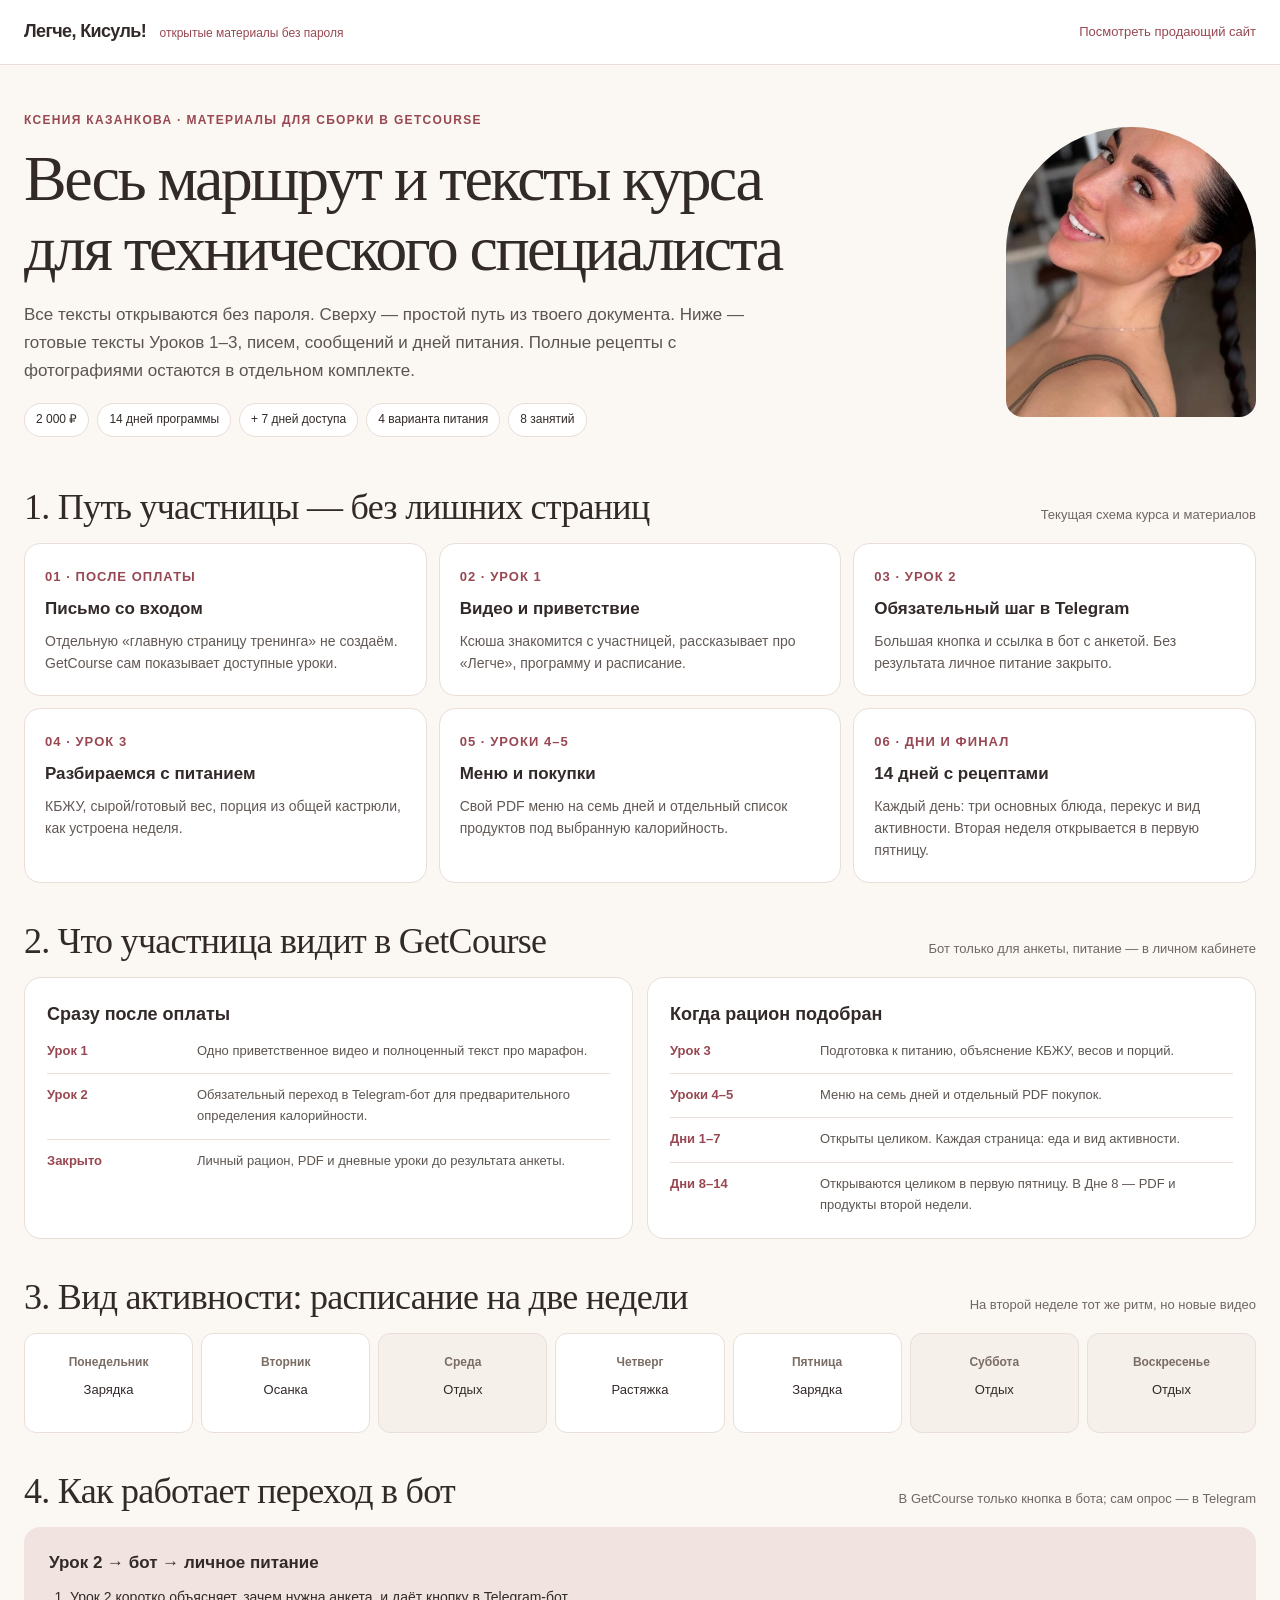
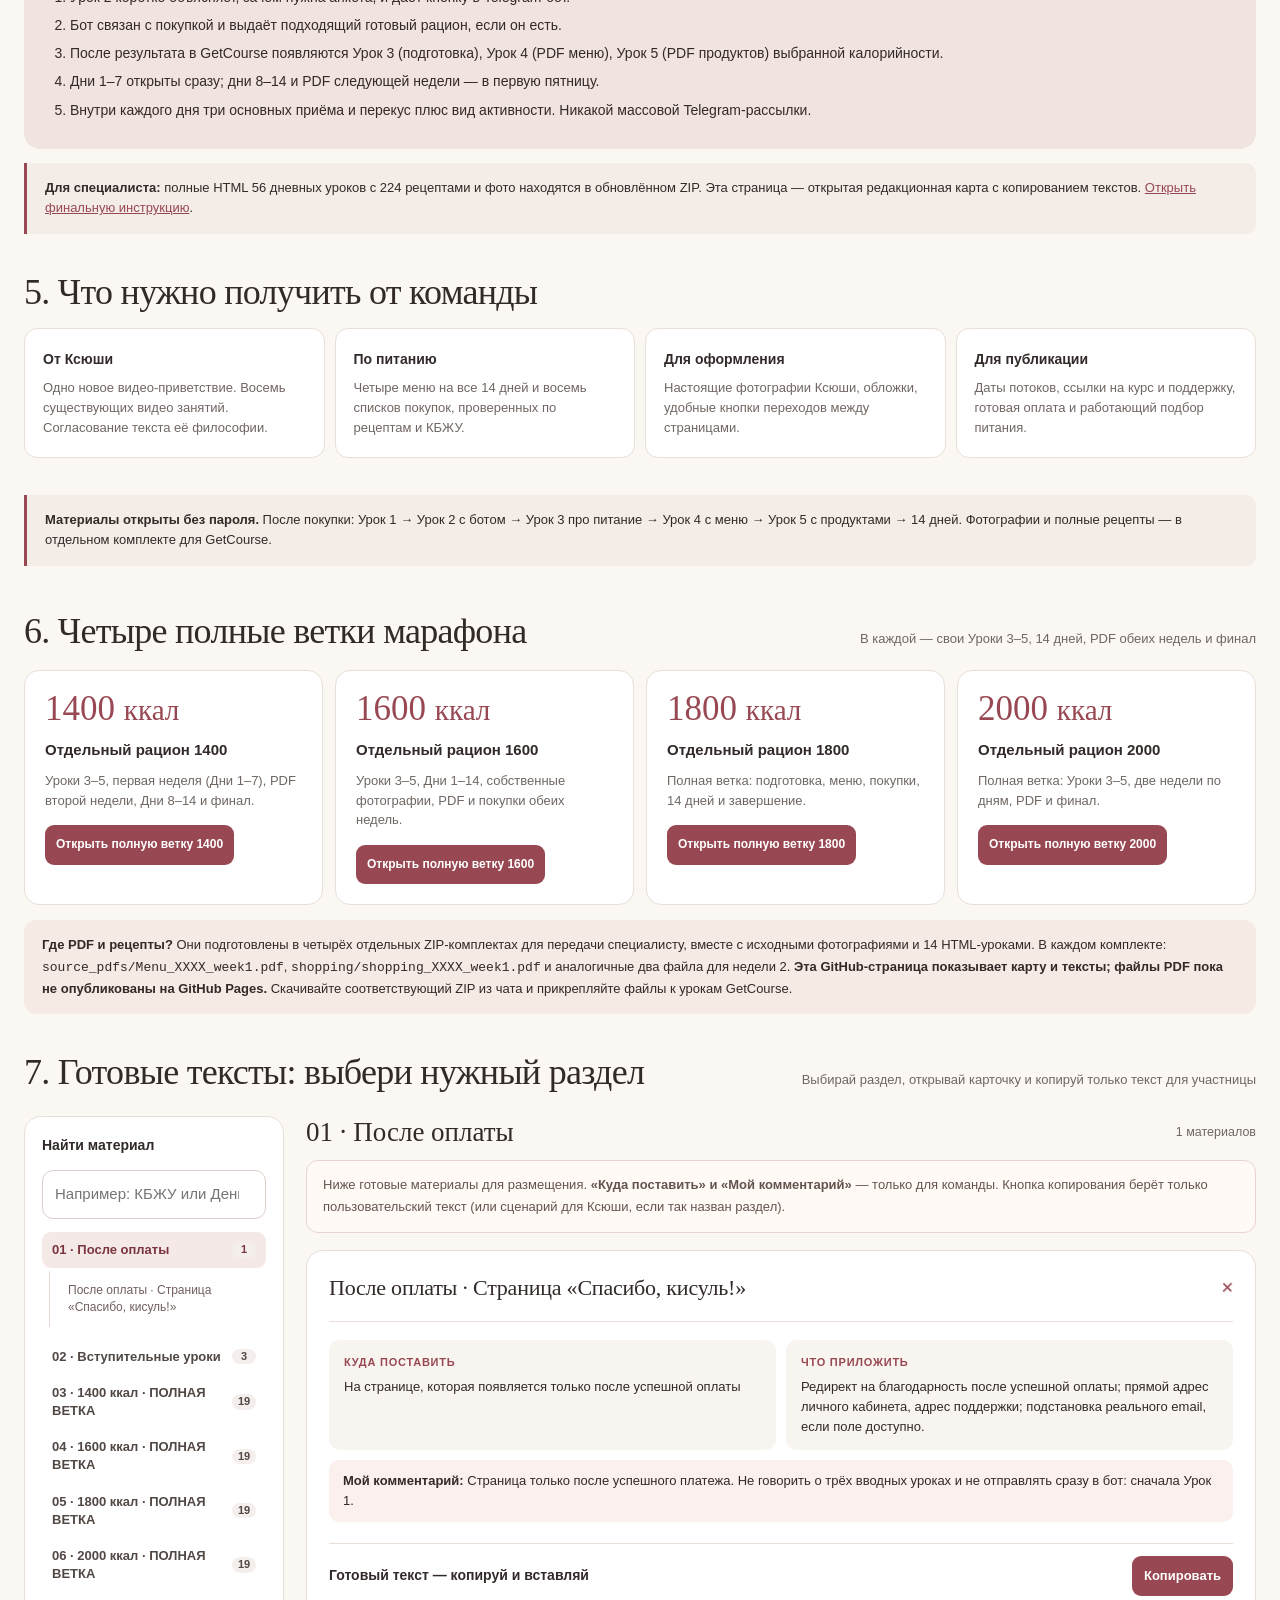
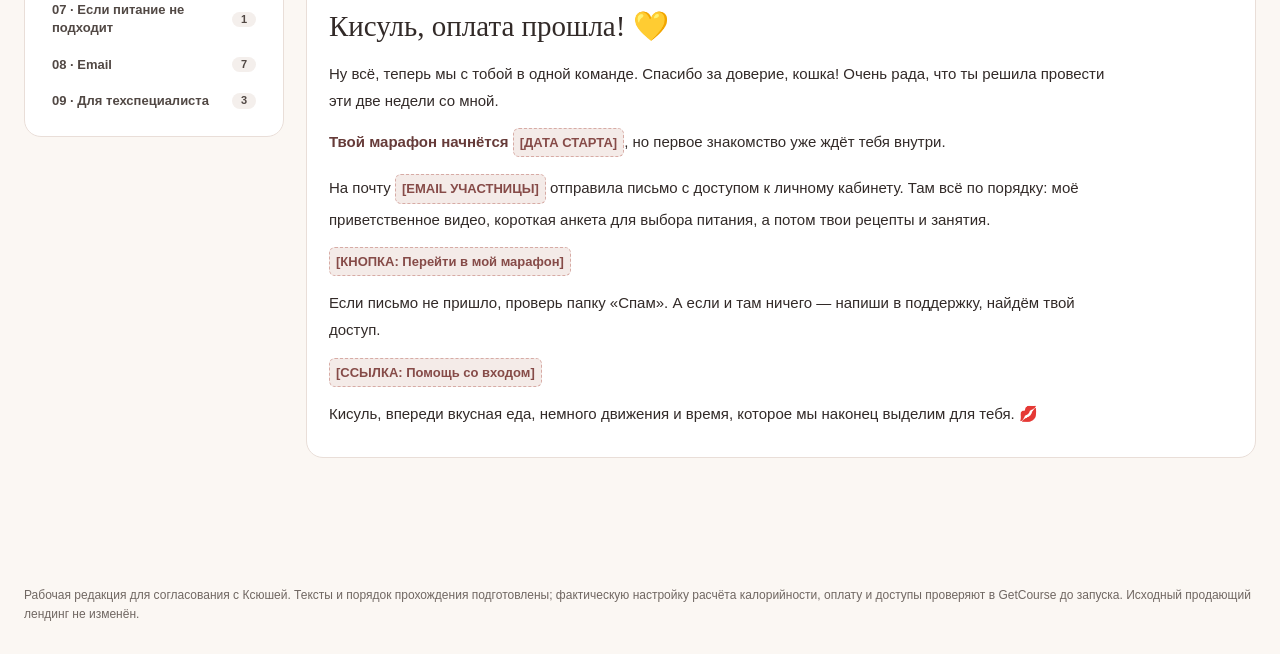
<file: course-map/index.html>
<!doctype html>
<html lang="ru">
<head>
<meta charset="utf-8">
<meta name="viewport" content="width=device-width,initial-scale=1">
<meta name="theme-color" content="#fbf7f3">
<title>Легче, Кисуль! — понятная карта марафона и готовые тексты</title>
<meta name="description" content="Простой план марафона Ксении: что происходит после оплаты, когда открывается питание, как устроены 14 дней и какие тексты размещать в GetCourse.">
<style>
:root{--paper:#fbf7f3;--ink:#322a28;--muted:#706762;--rose:#984852;--line:#e9ded8;--rose-pale:#f5e9e7;--green:#516c5d}
*{box-sizing:border-box}
html{scroll-behavior:smooth}
body{margin:0;background:var(--paper);color:var(--ink);font:15px/1.65 -apple-system,BlinkMacSystemFont,"Segoe UI",Arial,sans-serif;-webkit-font-smoothing:antialiased}
a{color:var(--rose)}button,input{font:inherit}button{cursor:pointer}
.shell{max-width:1390px;margin:0 auto;padding:0 24px}
.top{background:#fff;border-bottom:1px solid var(--line)}
.top .shell{display:flex;gap:15px;align-items:center;justify-content:space-between;min-height:64px}
.logo{font-size:18px;font-weight:750;letter-spacing:-.035em}.logo small{display:inline-block;color:var(--rose);font-size:12px;letter-spacing:0;font-weight:500;margin-left:9px}
.top a{text-decoration:none;font-size:13px}
.hero{padding:42px 0 27px;display:grid;grid-template-columns:minmax(0,1fr) 250px;gap:50px;align-items:center}
.eyebrow{font-size:12px;letter-spacing:.11em;text-transform:uppercase;color:var(--rose);font-weight:750}
.hero h1{font:400 clamp(36px,5vw,65px)/1.09 Georgia,"Times New Roman",serif;letter-spacing:-.04em;margin:12px 0 18px;max-width:900px}
.hero p{font-size:17px;color:#5c5450;line-height:1.65;max-width:770px}
.hero img{width:250px;height:290px;object-fit:cover;object-position:center;border-radius:135px 135px 18px 18px}
.meta{display:flex;flex-wrap:wrap;gap:8px;margin-top:18px}
.meta span{border:1px solid var(--line);background:#fff;border-radius:40px;padding:6px 11px;font-size:12px}
.section{padding-top:22px;padding-bottom:15px}
.heading{display:flex;align-items:baseline;justify-content:space-between;gap:16px;margin-bottom:14px}
.heading h2{font:400 clamp(27px,3.5vw,36px)/1.2 Georgia,serif;margin:0;letter-spacing:-.02em}
.heading p{margin:0;color:var(--muted);font-size:13px}
.steps{display:grid;grid-template-columns:repeat(3,minmax(0,1fr));gap:12px}
.step{background:white;border:1px solid var(--line);border-radius:16px;padding:20px}
.step .number{color:var(--rose);font-weight:800;font-size:13px;letter-spacing:.08em}
.step h3{font-size:17px;line-height:1.35;margin:9px 0}
.step p{font-size:14px;line-height:1.6;color:#625955;margin:0}
.access{display:grid;grid-template-columns:1fr 1fr;gap:14px}
.box{background:#fff;border:1px solid var(--line);border-radius:17px;padding:22px}
.box h3{margin:0 0 10px;font-size:18px}
.box p{font-size:14px;color:#5d5550;line-height:1.65;margin:0}
.stack{display:grid;gap:10px}
.access-row{display:grid;grid-template-columns:132px 1fr;gap:18px;padding:0 0 12px;border-bottom:1px solid var(--line)}
.access-row:last-child{padding:0;border:0}
.access-row strong{font-size:13px;color:var(--rose)}
.access-row p{font-size:13px}
.week{display:grid;grid-template-columns:repeat(7,1fr);gap:8px}
.week article{padding:15px 9px;background:white;border:1px solid var(--line);border-radius:12px;text-align:center;min-height:100px}
.week b{font-size:12px;color:#7a6d65}.week p{font-size:13px;line-height:1.35;margin:7px 0 0}
.week article.rest{background:#f6f0eb}
.explain{background:#f1e4e0;border-radius:16px;padding:22px 25px}
.explain h3{margin:0 0 9px;font-size:17px}
.explain p{margin:0 0 12px;font-size:14px;color:#574a47}
.explain ol{margin:0;padding-left:21px;font-size:14px}.explain li{margin-bottom:5px}
.requirements{display:grid;grid-template-columns:repeat(4,1fr);gap:10px}
.requirement{background:#fff;border:1px solid var(--line);border-radius:13px;padding:18px}
.requirement b{font-size:14px}.requirement p{font-size:13px;line-height:1.55;margin:6px 0 0;color:#716662}
.warning{font-size:13px;line-height:1.6;padding:15px 18px;border-left:3px solid var(--rose);background:#f4ece7;border-radius:0 10px 10px 0;margin-top:14px}
.workspace{display:grid;grid-template-columns:260px minmax(0,1fr);gap:22px;align-items:start;margin:22px 0 70px}
.side{background:#fff;border:1px solid var(--line);border-radius:17px;padding:17px;position:sticky;top:18px;max-height:calc(100vh - 36px);overflow:auto}
.side h3{font-size:14px;margin:0 0 13px}
.find{width:100%;border-radius:11px;border:1px solid #dfcfca;padding:11px 12px;background:#fff;outline:none;margin-bottom:13px;color:var(--ink)}
.find:focus{border-color:var(--rose)}
.nav-item{display:flex;gap:8px;justify-content:space-between;align-items:center;text-align:left;border:0;background:transparent;width:100%;padding:9px 10px;border-radius:9px;color:#514844;font-size:13px;line-height:1.4}
.nav-item span{flex-shrink:0;background:#f4efec;border-radius:20px;min-width:24px;text-align:center;font-size:11px}
.nav-item:hover,.nav-item.active{background:var(--rose-pale);color:#7b353e}
.right{min-width:0}
.righthead{display:flex;justify-content:space-between;gap:15px;align-items:center;margin-bottom:12px;flex-wrap:wrap}
.righthead h3{font:400 27px/1.2 Georgia,serif;margin:0}
.righthead small{color:var(--muted)}
.card{border:1px solid var(--line);background:#fff;border-radius:17px;padding:18px 22px;margin:0 0 13px;scroll-margin-top:15px}
.card details>summary{cursor:pointer;list-style:none;display:flex;align-items:center;justify-content:space-between;gap:16px}
.card details>summary::-webkit-details-marker{display:none}
.card summary h4{margin:0;font:400 22px/1.25 Georgia,serif;letter-spacing:-.01em}
.card summary .chevron{color:var(--rose);font-size:23px;transition:transform .2s}
.card details[open] summary .chevron{transform:rotate(45deg)}
.card-inner{padding-top:18px;margin-top:15px;border-top:1px solid var(--line)}
.placement{display:grid;grid-template-columns:1fr 1fr;gap:10px}
.info{background:#f8f4ef;border-radius:11px;padding:13px 15px}
.info strong{display:block;color:var(--rose);font-size:11px;text-transform:uppercase;letter-spacing:.07em;margin-bottom:5px}
.info p{margin:0;font-size:13px;line-height:1.55}
.check{background:#fbf0ed;border-radius:10px;padding:11px 14px;margin-top:10px;font-size:13px;line-height:1.55}
.copyhead{display:flex;align-items:center;justify-content:space-between;gap:14px;margin-top:21px;padding:12px 0;border-top:1px solid var(--line)}
.copyhead b{font-size:14px}
.copy{background:var(--rose);color:white;border:0;border-radius:9px;padding:9px 12px;font-size:13px;font-weight:650}
.copy:hover{background:#7b373f}
.prose{font-size:15px;line-height:1.78;max-width:780px}
.prose h1{font:400 29px/1.25 Georgia,serif;margin:0 0 17px}
.prose h2{font:400 24px/1.25 Georgia,serif;margin:23px 0 10px}
.prose h3{font:400 20px/1.3 Georgia,serif;margin:20px 0 9px}
.prose p{margin:11px 0}
.prose ul,.prose ol{padding-left:22px;margin:12px 0}
.prose li{margin:6px 0}
.prose .placeholder{display:inline-block;background:#f4ebe8;border:1px dashed #d7aba5;color:#864b48;border-radius:6px;padding:2px 6px;font-size:13px;margin:3px 0}
.prose strong{color:#663b39}
.empty{background:#fff;border:1px dashed #dbc6c0;border-radius:12px;padding:30px;color:var(--muted)}
.fine{color:var(--muted);font-size:12px;margin:30px 0}
@media(max-width:990px){.steps{grid-template-columns:repeat(2,1fr)}.week{grid-template-columns:repeat(4,1fr)}.requirements{grid-template-columns:repeat(2,1fr)}}
@media(max-width:700px){.shell{padding:0 13px}.top .shell{min-height:56px}.top a{font-size:11px}.hero{grid-template-columns:1fr;padding:25px 0 15px}.hero img{display:none}.hero h1{font-size:39px}.hero p{font-size:16px}.steps,.access{grid-template-columns:1fr}.week{grid-template-columns:repeat(2,1fr)}.requirements{grid-template-columns:1fr 1fr}.workspace{grid-template-columns:1fr}.side{position:relative;top:0;max-height:280px}.placement{grid-template-columns:1fr}.card{padding:16px}.card summary h4{font-size:20px}.heading{display:block}.heading p{margin-top:6px}.access-row{grid-template-columns:100px 1fr;gap:11px}}
@media print{.top,.hero,.side,.righthead,.copy,.heading,.steps,.access,.explain,.week,.requirements,.warning{display:none!important}.workspace{display:block}.card{break-inside:avoid}}
@media(prefers-reduced-motion:reduce){html{scroll-behavior:auto!important}.card summary .chevron{transition:none}}
.nav-sub{margin:3px 0 12px 7px;padding:4px 0 4px 10px;border-left:1px solid #ead9d4}.nav-subitem{border:0;display:block;width:100%;text-align:left;background:none;border-radius:8px;padding:7px 8px;color:#71605d;font:12px/1.4 -apple-system,BlinkMacSystemFont,"Segoe UI",Arial,sans-serif;cursor:pointer}.nav-subitem:hover,.nav-subitem:focus-visible{background:#f7ece9;color:#7e3f48}.nav-item{font-weight:650}.intro-note{border:1px solid #e9d5cf;background:#fffaf6;border-radius:12px;padding:13px 16px;margin:0 0 17px;font-size:13px;line-height:1.7;color:#65544e}.prose h1{font-size:29px}.copy:focus-visible,.nav-subitem:focus-visible,.nav-item:focus-visible{outline:2px solid var(--rose);outline-offset:2px}.plans{display:grid;grid-template-columns:repeat(4,minmax(0,1fr));gap:12px;margin:17px 0 3px}.plan{background:#fff;border:1px solid var(--line);border-radius:15px;padding:20px}.plan-number{font:400 35px/1 Georgia,serif;color:var(--rose);margin-bottom:12px}.plan strong{font-size:15px}.plan p{color:var(--muted);font-size:13px;line-height:1.5;margin:8px 0 15px}.plan button{border:0;border-radius:9px;background:#984852;color:#fff;padding:10px 11px;font-weight:650;font-size:12px;cursor:pointer;max-width:100%}.plan button:hover{background:#783943}.pdf-legend{font-size:13px;background:#f5eae4;border-radius:12px;padding:14px 18px;margin-top:15px;line-height:1.65}@media(max-width:1000px){.plans{grid-template-columns:repeat(2,minmax(0,1fr))}}@media(max-width:620px){.plans{grid-template-columns:1fr}.plan{padding:16px}.plan-number{font-size:31px}}.nav-subhead{font-size:10px;font-weight:800;letter-spacing:.09em;text-transform:uppercase;color:#97535d;margin:14px 6px 5px;padding-top:9px;border-top:1px solid #efdfd9}.nav-subhead:first-child{border-top:0;margin-top:2px}.phase-header{font-size:15px;font-weight:750;color:#803c47;margin:25px 2px 12px;padding:9px 0;border-bottom:1px solid #eadbd6}.phase-header:first-child{margin-top:0}.plan{transition:border-color .15s}.plan:hover{border-color:#d9b8b6}.plan button:focus-visible{outline:2px solid #823c47;outline-offset:3px}</style>
</head>
<body>
<header class="top"><div class="shell"><div class="logo">Легче, Кисуль! <small>открытые материалы без пароля</small></div><a href="../landing/" target="_blank" rel="noopener">Посмотреть продающий сайт</a></div></header>
<main class="shell">
<section class="hero">
<div><span class="eyebrow">Ксения Казанкова · материалы для сборки в GetCourse</span><h1>Весь маршрут и тексты курса<br>для технического специалиста</h1><p>Все тексты открываются без пароля. Сверху — простой путь из твоего документа. Ниже — готовые тексты Уроков 1–3, писем, сообщений и дней питания. Полные рецепты с фотографиями остаются в отдельном комплекте.</p>
<div class="meta"><span>2 000 ₽</span><span>14 дней программы</span><span>+ 7 дней доступа</span><span>4 варианта питания</span><span>8 занятий</span></div></div>
<img src="../landing/assets/ksenia-author.webp" alt="Ксения Казанкова">
</section>
<section class="section" id="overview"><div class="heading"><h2>1. Путь участницы — без лишних страниц</h2><p>Текущая схема курса и материалов</p></div>
<div class="steps">
<div class="step"><span class="number">01 · ПОСЛЕ ОПЛАТЫ</span><h3>Письмо со входом</h3><p>Отдельную «главную страницу тренинга» не создаём. GetCourse сам показывает доступные уроки.</p></div>
<div class="step"><span class="number">02 · УРОК 1</span><h3>Видео и приветствие</h3><p>Ксюша знакомится с участницей, рассказывает про «Легче», программу и расписание.</p></div>
<div class="step"><span class="number">03 · УРОК 2</span><h3>Обязательный шаг в Telegram</h3><p>Большая кнопка и ссылка в бот с анкетой. Без результата личное питание закрыто.</p></div>
<div class="step"><span class="number">04 · УРОК 3</span><h3>Разбираемся с питанием</h3><p>КБЖУ, сырой/готовый вес, порция из общей кастрюли, как устроена неделя.</p></div>
<div class="step"><span class="number">05 · УРОКИ 4–5</span><h3>Меню и покупки</h3><p>Свой PDF меню на семь дней и отдельный список продуктов под выбранную калорийность.</p></div>
<div class="step"><span class="number">06 · ДНИ И ФИНАЛ</span><h3>14 дней с рецептами</h3><p>Каждый день: три основных блюда, перекус и вид активности. Вторая неделя открывается в первую пятницу.</p></div>
</div></section>
<section class="section"><div class="heading"><h2>2. Что участница видит в GetCourse</h2><p>Бот только для анкеты, питание — в личном кабинете</p></div>
<div class="access">
<div class="box"><h3>Сразу после оплаты</h3><div class="stack">
<div class="access-row"><strong>Урок 1</strong><p>Одно приветственное видео и полноценный текст про марафон.</p></div>
<div class="access-row"><strong>Урок 2</strong><p>Обязательный переход в Telegram-бот для предварительного определения калорийности.</p></div>
<div class="access-row"><strong>Закрыто</strong><p>Личный рацион, PDF и дневные уроки до результата анкеты.</p></div>
</div></div>
<div class="box"><h3>Когда рацион подобран</h3><div class="stack">
<div class="access-row"><strong>Урок 3</strong><p>Подготовка к питанию, объяснение КБЖУ, весов и порций.</p></div>
<div class="access-row"><strong>Уроки 4–5</strong><p>Меню на семь дней и отдельный PDF покупок.</p></div>
<div class="access-row"><strong>Дни 1–7</strong><p>Открыты целиком. Каждая страница: еда и вид активности.</p></div>
<div class="access-row"><strong>Дни 8–14</strong><p>Открываются целиком в первую пятницу. В Дне 8 — PDF и продукты второй недели.</p></div>
</div></div></div>
</section>
<section class="section"><div class="heading"><h2>3. Вид активности: расписание на две недели</h2><p>На второй неделе тот же ритм, но новые видео</p></div>
<div class="week"><article><b>Понедельник</b><p>Зарядка</p></article><article><b>Вторник</b><p>Осанка</p></article><article class="rest"><b>Среда</b><p>Отдых</p></article><article><b>Четверг</b><p>Растяжка</p></article><article><b>Пятница</b><p>Зарядка</p></article><article class="rest"><b>Суббота</b><p>Отдых</p></article><article class="rest"><b>Воскресенье</b><p>Отдых</p></article></div>
</section>
<section class="section"><div class="heading"><h2>4. Как работает переход в бот</h2><p>В GetCourse только кнопка в бота; сам опрос — в Telegram</p></div>
<div class="explain"><h3>Урок 2 → бот → личное питание</h3>
<ol>
<li>Урок 2 коротко объясняет, зачем нужна анкета, и даёт кнопку в Telegram-бот.</li>
<li>Бот связан с покупкой и выдаёт подходящий готовый рацион, если он есть.</li>
<li>После результата в GetCourse появляются Урок 3 (подготовка), Урок 4 (PDF меню), Урок 5 (PDF продуктов) выбранной калорийности.</li>
<li>Дни 1–7 открыты сразу; дни 8–14 и PDF следующей недели — в первую пятницу.</li>
<li>Внутри каждого дня три основных приёма и перекус плюс вид активности. Никакой массовой Telegram-рассылки.</li>
</ol></div>
<div class="warning"><strong>Для специалиста:</strong> полные HTML 56 дневных уроков с 224 рецептами и фото находятся в обновлённом ZIP. Эта страница — открытая редакционная карта с копированием текстов. <a href="FINAL_ROUTE_2026-10-31.md">Открыть финальную инструкцию</a>.</div>
</section>
<section class="section"><div class="heading"><h2>5. Что нужно получить от команды</h2></div>
<div class="requirements"><div class="requirement"><b>От Ксюши</b><p>Одно новое видео-приветствие. Восемь существующих видео занятий. Согласование текста её философии.</p></div>
<div class="requirement"><b>По питанию</b><p>Четыре меню на все 14 дней и восемь списков покупок, проверенных по рецептам и КБЖУ.</p></div>
<div class="requirement"><b>Для оформления</b><p>Настоящие фотографии Ксюши, обложки, удобные кнопки переходов между страницами.</p></div>
<div class="requirement"><b>Для публикации</b><p>Даты потоков, ссылки на курс и поддержку, готовая оплата и работающий подбор питания.</p></div></div>
</section>
<div class="warning" style="margin:22px 0"><strong>Материалы открыты без пароля.</strong> После покупки: Урок 1 → Урок 2 с ботом → Урок 3 про питание → Урок 4 с меню → Урок 5 с продуктами → 14 дней. Фотографии и полные рецепты — в отдельном комплекте для GetCourse.</div><section class="section" id="nutrition-plans"><div class="heading"><h2>6. Четыре полные ветки марафона</h2><p>В каждой — свои Уроки 3–5, 14 дней, PDF обеих недель и финал</p></div>
<div class="plans">
<div class="plan"><div class="plan-number">1400 <small>ккал</small></div><strong>Отдельный рацион 1400</strong><p>Уроки 3–5, первая неделя (Дни 1–7), PDF второй недели, Дни 8–14 и финал.</p><button type="button" data-show-plan="03 · 1400 ккал · ПОЛНАЯ ВЕТКА">Открыть полную ветку 1400</button></div>
<div class="plan"><div class="plan-number">1600 <small>ккал</small></div><strong>Отдельный рацион 1600</strong><p>Уроки 3–5, Дни 1–14, собственные фотографии, PDF и покупки обеих недель.</p><button type="button" data-show-plan="04 · 1600 ккал · ПОЛНАЯ ВЕТКА">Открыть полную ветку 1600</button></div>
<div class="plan"><div class="plan-number">1800 <small>ккал</small></div><strong>Отдельный рацион 1800</strong><p>Полная ветка: подготовка, меню, покупки, 14 дней и завершение.</p><button type="button" data-show-plan="05 · 1800 ккал · ПОЛНАЯ ВЕТКА">Открыть полную ветку 1800</button></div>
<div class="plan"><div class="plan-number">2000 <small>ккал</small></div><strong>Отдельный рацион 2000</strong><p>Полная ветка: Уроки 3–5, две недели по дням, PDF и финал.</p><button type="button" data-show-plan="06 · 2000 ккал · ПОЛНАЯ ВЕТКА">Открыть полную ветку 2000</button></div>
</div>
<div class="pdf-legend"><strong>Где PDF и рецепты?</strong> Они подготовлены в четырёх отдельных ZIP-комплектах для передачи специалисту, вместе с исходными фотографиями и 14 HTML-уроками. В каждом комплекте: <code>source_pdfs/Menu_XXXX_week1.pdf</code>, <code>shopping/shopping_XXXX_week1.pdf</code> и аналогичные два файла для недели 2. <strong>Эта GitHub-страница показывает карту и тексты; файлы PDF пока не опубликованы на GitHub Pages.</strong> Скачивайте соответствующий ZIP из чата и прикрепляйте файлы к урокам GetCourse.</div></section>
<section class="section" id="materials"><div class="heading"><h2>7. Готовые тексты: выбери нужный раздел</h2><p>Выбирай раздел, открывай карточку и копируй только текст для участницы</p></div>
<div class="workspace">
<aside class="side"><h3>Найти материал</h3><input id="search" class="find" type="search" placeholder="Например: КБЖУ или День 8" aria-label="Поиск по материалам"><nav id="nav"></nav></aside>
<div class="right"><div class="righthead"><h3 id="group-title">Загружаю материалы…</h3><small id="total"></small></div><div id="cards"></div></div>
</div></section>
<div class="fine">Рабочая редакция для согласования с Ксюшей. Тексты и порядок прохождения подготовлены; фактическую настройку расчёта калорийности, оплату и доступы проверяют в GetCourse до запуска. Исходный продающий лендинг не изменён.</div>
</main>
<script>
const $=x=>document.getElementById(x);let items=[],group="",query="";
function escapeHTML(s){return String(s).replace(/[&<>"']/g,c=>({"&":"&amp;","<":"&lt;",">":"&gt;",'"':"&quot;","'":"&#39;"}[c]))}
function inline(s){
let escaped=escapeHTML(s);
escaped=escaped.replace(/\*\*([^*]+)\*\*/g,"<strong>$1</strong>");
escaped=escaped.replace(/\[([^\]]+)\]\((https?:\/\/[^)]+)\)/g,'<a href="$2" target="_blank" rel="noopener">$1</a>');
return escaped.replace(/\[([^\]]+)\]/g,'<span class="placeholder">[$1]</span>');
}
function markdown(src){
const lines=src.split(/\r?\n/),out=[];let para=[],list="";
function flushP(){if(para.length){out.push("<p>"+para.map(inline).join("<br>")+"</p>");para=[]}}
function closeList(){if(list){out.push("</"+list+">");list=""}}
for(let line of lines){
 if(!line.trim()){flushP();closeList();continue}
 let h=line.match(/^(#{1,4})\s+(.+)$/);
 if(h){flushP();closeList();let n=Math.min(h[1].length,3);out.push("<h"+n+">"+inline(h[2])+"</h"+n+">");continue}
 let ul=line.match(/^\s*[-*]\s+(.+)$/),ol=line.match(/^\s*\d+\.\s+(.+)$/);
 if(ul||ol){flushP();let t=ul?"ul":"ol";if(list!==t){closeList();list=t;out.push("<"+t+">")}out.push("<li>"+inline((ul||ol)[1])+"</li>");continue}
 if(list)closeList();para.push(line);
}
flushP();closeList();return out.join("")
}
function categories(){return [...new Set(items.map(x=>x.section))]}
function selectGroup(g){group=g;query="";$("search").value="";renderNav();renderCards();$("materials").scrollIntoView({behavior:"smooth",block:"start"})}
function phaseLabel(key){return ({prep:"Подготовка · Уроки 3–5",week1:"Неделя 1 · Дни 1–7",week2:"Неделя 2 · PDF и Дни 8–14",end:"Завершение"})[key]||key}
function renderNav(){
 const list=categories();
 $("nav").innerHTML=list.map(g=>{
  const groupItems=items.filter(x=>x.section===g), active=group===g;
  let lastPhase="";
  const children=groupItems.map(x=>{
    const head=x.phase&&x.phase!==lastPhase?'<div class="nav-subhead">'+escapeHTML(phaseLabel(x.phase))+'</div>':"";
    if(x.phase)lastPhase=x.phase;
    return head+'<button type="button" class="nav-subitem" data-jump="'+escapeHTML(x.id)+'">'+escapeHTML(x.title)+'</button>';
  }).join("");
  return '<div class="nav-group"><button type="button" class="nav-item'+(active?' active':'')+'" data-group="'+escapeHTML(g)+'" aria-expanded="'+active+'">'+escapeHTML(g)+' <span>'+groupItems.length+'</span></button>'+
  (active?'<div class="nav-sub">'+children+'</div>':"")+'</div>';
 }).join("");
 $("nav").querySelectorAll("[data-group]").forEach(b=>b.onclick=()=>selectGroup(b.dataset.group));
 $("nav").querySelectorAll("[data-jump]").forEach(b=>b.onclick=()=>{
  const el=document.getElementById(b.dataset.jump);if(!el)return;
  const details=el.querySelector("details");if(details)details.open=true;
  el.scrollIntoView({behavior:"smooth",block:"start"});
 });
}
function renderCards(){let data=items.filter(x=>(query||(x.section===group))&&(!query||[x.title,x.copy,x.place].join(" ").toLowerCase().includes(query)));$("group-title").textContent=query?"Результаты поиска":group;$("total").textContent=data.length+" материалов";$("cards").innerHTML=data.length?'<div class="intro-note">Ниже готовые материалы для размещения. <strong>«Куда поставить» и «Мой комментарий»</strong> — только для команды. Кнопка копирования берёт только пользовательский текст (или сценарий для Ксюши, если так назван раздел).</div>'+data.map((x,i)=>(x.phase&&(i===0||data[i-1].phase!==x.phase)?'<div class="phase-header">'+escapeHTML(phaseLabel(x.phase))+'</div>':'')+'<article class="card" id="'+escapeHTML(x.id)+'"><details '+(i===0?"open":"")+'><summary><h4>'+escapeHTML(x.title)+'</h4><span class="chevron" aria-hidden="true">+</span></summary><div class="card-inner"><div class="placement"><div class="info"><strong>Куда поставить</strong><p>'+escapeHTML(x.place)+'</p></div><div class="info"><strong>Что приложить</strong><p>'+escapeHTML(x.asset)+'</p></div></div>'+(x.check?'<div class="check"><strong>Мой комментарий:</strong> '+escapeHTML(x.check)+'</div>':"")+'<div class="copyhead"><b>'+(x.type==="team"?"Инструкция команде":x.type==="video_script"?"Сценарий для записи Ксюшей":"Готовый текст — копируй и вставляй")+'</b><button type="button" class="copy" data-id="'+escapeHTML(x.id)+'">Копировать</button></div><div class="prose">'+markdown(x.copy)+'</div></div></details></article>').join(""):'<div class="empty">По этому запросу ничего не нашлось. Попробуй другое слово.</div>';
$("cards").querySelectorAll("[data-id]").forEach(b=>b.onclick=async()=>{const item=items.find(x=>x.id===b.dataset.id);try{const plain=item.copy.replace(/^#{1,4} /gm,'').replace(/\*\*([^*]+)\*\*/g,'$1').replace(/^\*([^*]+)\*$/gm,'$1');
if(navigator.clipboard.write && window.ClipboardItem){
  const html='<div>'+markdown(item.copy)+'</div>';
  await navigator.clipboard.write([new ClipboardItem({'text/html':new Blob([html],{type:'text/html'}),'text/plain':new Blob([plain],{type:'text/plain'})})]);
}else await navigator.clipboard.writeText(plain);
b.textContent="Скопировано ✓";setTimeout(()=>{b.textContent="Копировать"},1600)}catch(e){b.textContent="Выдели текст вручную";}});
}
async function init(){
try{const res=await fetch("./library.json",{cache:"no-store"});if(!res.ok)throw new Error("HTTP "+res.status);const doc=await res.json();items=doc.items.filter(x=>x.section&&x.title&&x.copy);group=categories()[0];renderNav();renderCards()}catch(e){$("group-title").textContent="Не удалось загрузить материалы";$("cards").innerHTML='<div class="empty">Попробуй обновить страницу. <a href="./content.md">Открыть все тексты напрямую</a>.</div>'}}
$("search").addEventListener("input",e=>{query=e.target.value.toLowerCase().trim();renderCards()});
document.querySelectorAll("[data-show-plan]").forEach(b=>b.addEventListener("click",()=>selectGroup(b.dataset.showPlan)));
init();
</script></body></html>
</file>
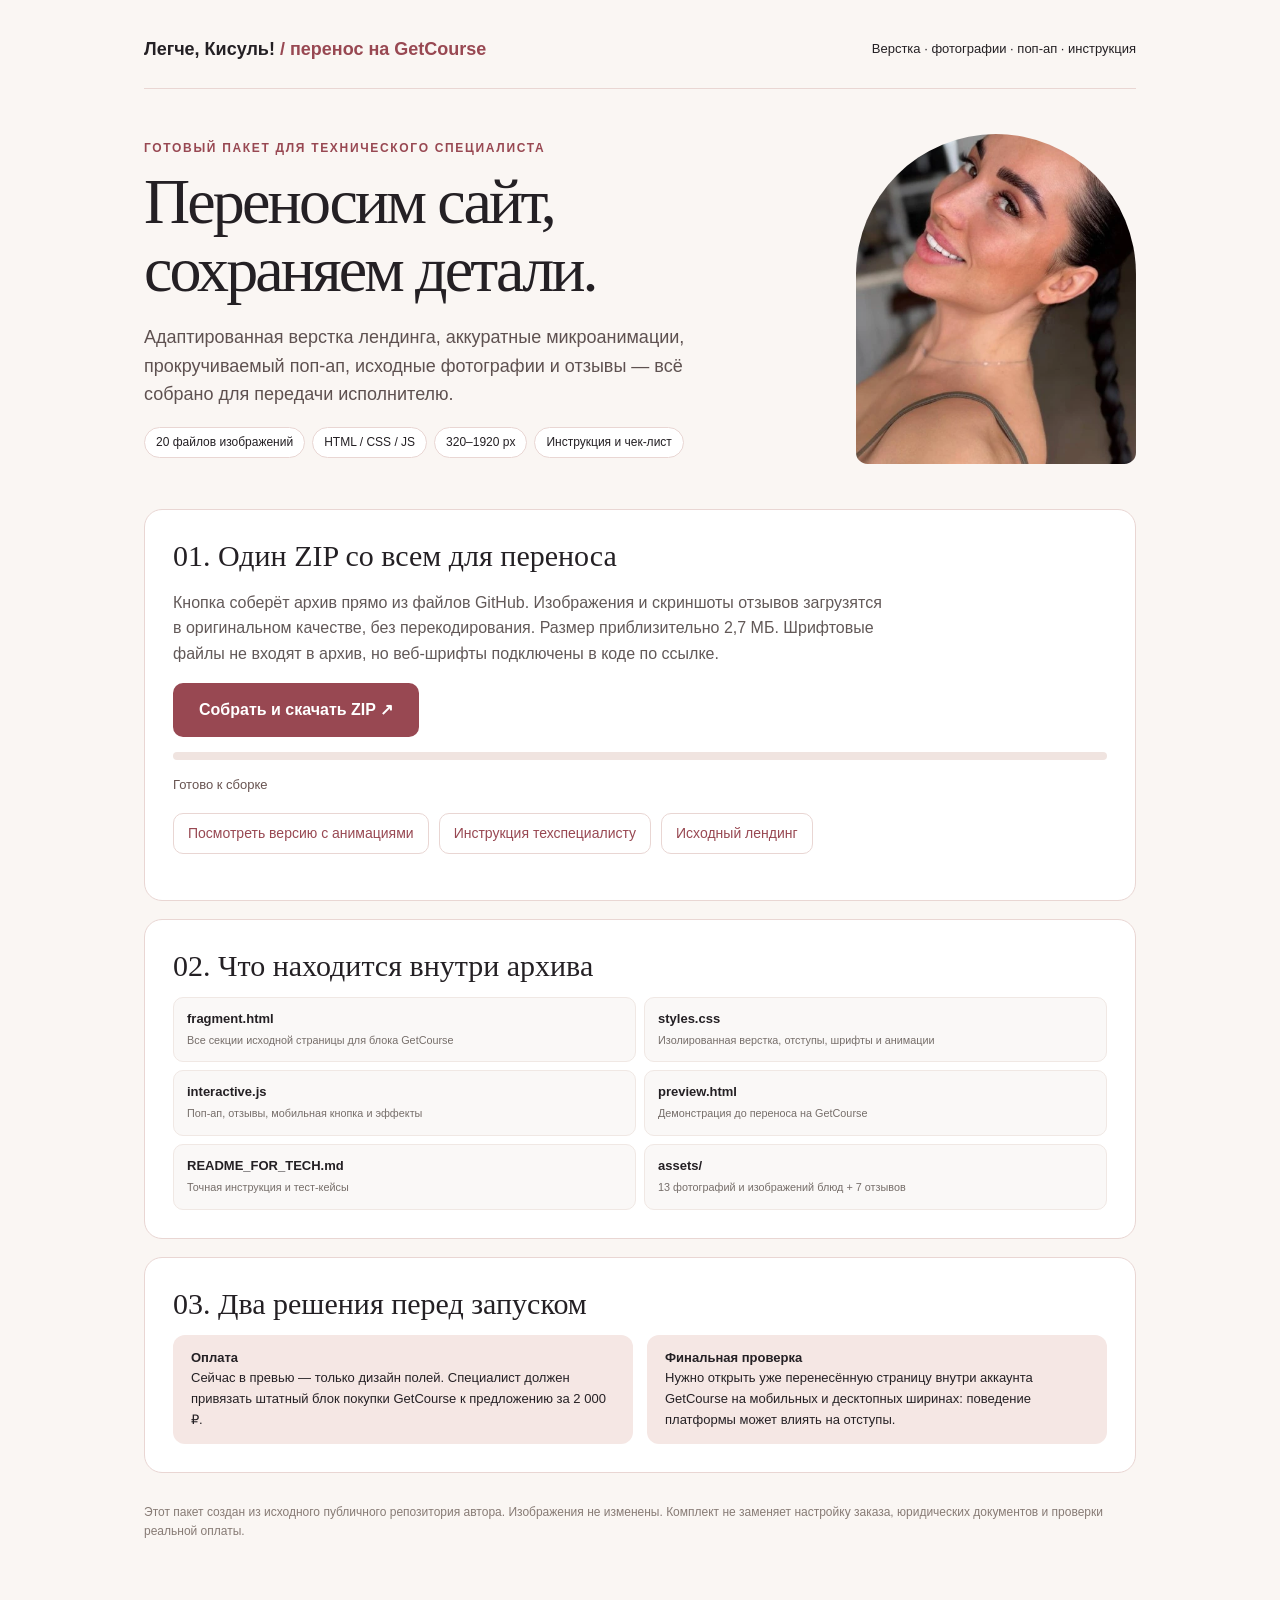
<file: getcourse-transfer/index.html>
<!doctype html>
<html lang="ru"><head><meta charset="utf-8"><meta name="viewport" content="width=device-width,initial-scale=1">
<title>Легче, Кисуль! — комплект переноса на GetCourse</title>
<meta name="description" content="Комплект верстки, изображений, отзывов и инструкция для переноса лендинга Ксении на GetCourse">
<style>
:root{--bg:#faf6f3;--ink:#242024;--muted:#6b5d5b;--rose:#984852;--line:#e9d6d3}*{box-sizing:border-box}body{font:16px/1.6 -apple-system,BlinkMacSystemFont,"Segoe UI",sans-serif;background:var(--bg);color:var(--ink);margin:0}a{color:var(--rose)}.layout{max-width:1040px;margin:auto;padding:25px 24px 80px}.top{display:flex;justify-content:space-between;align-items:center;padding:10px 0 24px;border-bottom:1px solid var(--line);font-size:13px}.top strong{font-size:18px}.hero{display:grid;grid-template-columns:minmax(0,1fr) 280px;gap:35px;align-items:center;padding:45px 0}.hero h1{font:400 clamp(42px,5vw,68px)/1.05 Georgia,serif;letter-spacing:-.045em;margin:10px 0 20px}.hero p{font-size:18px;color:#5e5150;max-width:600px}.hero img{width:100%;height:330px;object-fit:cover;object-position:center;border-radius:145px 145px 12px 12px}.kicker{text-transform:uppercase;color:var(--rose);font-size:12px;letter-spacing:.14em;font-weight:800}.metrics{display:flex;gap:7px;flex-wrap:wrap}.metrics span{background:#fff;border:1px solid var(--line);border-radius:25px;padding:5px 11px;font-size:12px}.panel{background:white;border:1px solid var(--line);border-radius:18px;padding:28px;margin-bottom:18px}.panel h2{font:400 30px/1.2 Georgia,serif;margin:0 0 13px}.panel>p{max-width:710px;color:#625958}.action{border:0;color:white;background:var(--rose);padding:16px 26px;border-radius:10px;min-height:54px;font-weight:700;font-size:16px;cursor:pointer;transition:transform .2s,background .2s}.action:hover{transform:translateY(-2px);background:#743843}.action:disabled{opacity:.45;cursor:progress}.filelist{display:grid;grid-template-columns:repeat(2,minmax(0,1fr));gap:8px}.file{padding:11px 13px;background:#faf8f7;border:1px solid #f0e8e4;border-radius:10px;font-size:13px}.file b{display:block}.file small{color:#766e6a}.cols{display:grid;grid-template-columns:1fr 1fr;gap:14px}.note{padding:13px 18px;background:#f5e7e4;border-radius:12px;font-size:13px}.bar{height:8px;background:#f0e4e0;border-radius:30px;overflow:hidden;margin:15px 0}.bar div{background:var(--rose);width:0%;height:100%;transition:width .15s}#status{font-size:13px;min-height:20px;color:#685451}.links{display:flex;flex-wrap:wrap;gap:10px;margin:18px 0}.links a{display:inline-block;border:1px solid var(--line);border-radius:10px;background:white;padding:8px 14px;text-decoration:none;font-size:14px}.fine{font-size:12px;color:#877b75;margin-top:30px}@media(max-width:760px){.layout{padding:16px 13px 70px}.hero{display:block;padding:25px 0}.hero img{display:none}.hero h1{font-size:43px}.panel{padding:20px}.cols,.filelist{grid-template-columns:1fr}.top{display:block}.action{width:100%}}
@media(prefers-reduced-motion:reduce){.action,.bar div{transition:none}}
</style></head>
<body><div class="layout"><div class="top"><strong>Легче, Кисуль! <span style="color:#984852">/ перенос на GetCourse</span></strong><span>Верстка · фотографии · поп-ап · инструкция</span></div>
<div class="hero"><div><div class="kicker">Готовый пакет для технического специалиста</div><h1>Переносим сайт,<br>сохраняем детали.</h1><p>Адаптированная верстка лендинга, аккуратные микроанимации, прокручиваемый поп-ап, исходные фотографии и отзывы — всё собрано для передачи исполнителю.</p><div class="metrics"><span>20 файлов изображений</span><span>HTML / CSS / JS</span><span>320–1920 px</span><span>Инструкция и чек-лист</span></div></div><img src="../landing/assets/ksenia-author.webp" alt="Ксения Казанкова"></div>
<div class="panel"><h2>01. Один ZIP со всем для переноса</h2><p>Кнопка соберёт архив прямо из файлов GitHub. Изображения и скриншоты отзывов загрузятся в оригинальном качестве, без перекодирования. Размер приблизительно 2,7 МБ. Шрифтовые файлы не входят в архив, но веб-шрифты подключены в коде по ссылке.</p>
<button id="download" class="action" type="button">Собрать и скачать ZIP <span aria-hidden="true">↗</span></button><div class="bar" aria-hidden="true"><div id="bar"></div></div><div id="status" role="status" aria-live="polite">Готово к сборке</div>
<div class="links"><a href="./preview.html" target="_blank">Посмотреть версию с анимациями</a><a href="./README_FOR_TECH.md" target="_blank">Инструкция техспециалисту</a><a href="../landing/" target="_blank">Исходный лендинг</a></div></div>
<div class="panel"><h2>02. Что находится внутри архива</h2><div class="filelist"><div class="file"><b>fragment.html</b><small>Все секции исходной страницы для блока GetCourse</small></div><div class="file"><b>styles.css</b><small>Изолированная верстка, отступы, шрифты и анимации</small></div><div class="file"><b>interactive.js</b><small>Поп-ап, отзывы, мобильная кнопка и эффекты</small></div><div class="file"><b>preview.html</b><small>Демонстрация до переноса на GetCourse</small></div><div class="file"><b>README_FOR_TECH.md</b><small>Точная инструкция и тест-кейсы</small></div><div class="file"><b>assets/</b><small>13 фотографий и изображений блюд + 7 отзывов</small></div></div></div>
<div class="panel"><h2>03. Два решения перед запуском</h2><div class="cols"><div class="note"><strong>Оплата</strong><br>Сейчас в превью — только дизайн полей. Специалист должен привязать штатный блок покупки GetCourse к предложению за 2 000 ₽.</div><div class="note"><strong>Финальная проверка</strong><br>Нужно открыть уже перенесённую страницу внутри аккаунта GetCourse на мобильных и десктопных ширинах: поведение платформы может влиять на отступы.</div></div></div>
<div class="fine">Этот пакет создан из исходного публичного репозитория автора. Изображения не изменены. Комплект не заменяет настройку заказа, юридических документов и проверки реальной оплаты.</div></div>
<script>
const btn=document.getElementById('download'),status=document.getElementById('status'),bar=document.getElementById('bar');const enc=new TextEncoder();
const table=(()=>{let t=new Uint32Array(256);for(let n=0;n<256;n++){let c=n;for(let k=0;k<8;k++)c=(c&1)?(0xedb88320^(c>>>1)):(c>>>1);t[n]=c>>>0}return t})();
function crc32(bytes){let crc=0xffffffff;for(let b of bytes)crc=table[(crc^b)&255]^(crc>>>8);return (crc^0xffffffff)>>>0}
function zip(files){const l=[],c=[];let off=0;const dt=new Date();const time=(dt.getHours()<<11)|(dt.getMinutes()<<5)|Math.floor(dt.getSeconds()/2),date=((dt.getFullYear()-1980)<<9)|((dt.getMonth()+1)<<5)|dt.getDate();
function write(dv,ary){for(const [offset,value,sz] of ary)sz===2?dv.setUint16(offset,value,true):dv.setUint32(offset,value,true)}
for(const f of files){let name=enc.encode(f.name),bytes=f.data,crc=crc32(bytes);let h=new Uint8Array(30+name.length);let v=new DataView(h.buffer);
write(v,[[0,0x04034b50,4],[4,20,2],[6,0,2],[8,0,2],[10,time,2],[12,date,2],[14,crc,4],[18,bytes.length,4],[22,bytes.length,4],[26,name.length,2],[28,0,2]]);
h.set(name,30);l.push(h,bytes);
let ch=new Uint8Array(46+name.length),dv=new DataView(ch.buffer);
write(dv,[[0,0x02014b50,4],[4,20,2],[6,20,2],[8,0,2],[10,0,2],[12,time,2],[14,date,2],[16,crc,4],[20,bytes.length,4],[24,bytes.length,4],[28,name.length,2],[30,0,2],[32,0,2],[34,0,2],[36,0,2],[38,0,4],[42,off,4]]);
ch.set(name,46);c.push(ch);off+=h.length+bytes.length}
let centSize=c.reduce((n,b)=>n+b.length,0);let end=new Uint8Array(22),v=new DataView(end.buffer);
write(v,[[0,0x06054b50,4],[4,0,2],[6,0,2],[8,files.length,2],[10,files.length,2],[12,centSize,4],[16,off,4],[20,0,2]]);
return new Blob([...l,...c,end],{type:'application/zip'})}
async function assemble(){btn.disabled=true;const list=['fragment.html','styles.css','interactive.js','preview.html','README_FOR_TECH.md','asset-manifest.json'];try{
status.textContent='Проверяю состав архива…';let m=await fetch('./asset-manifest.json',{cache:'no-store'});if(!m.ok)throw Error('Не удалось прочитать состав: HTTP '+m.status);let manifest=await m.json();const files=[...list.map(n=>({url:'./'+n,name:n})),...manifest.photos.map(p=>({url:p.source,name:p.archive}))];const output=[];
for(let i=0;i<files.length;i++){const f=files[i];status.textContent='Загружаю '+(i+1)+' из '+files.length+': '+f.name;let resp=await fetch(f.url,{cache:'no-store'});if(!resp.ok)throw Error(f.name+' (HTTP '+resp.status+')');let data=new Uint8Array(await resp.arrayBuffer());if(!data.length)throw Error(f.name+' — файл пуст');output.push({name:f.name,data});bar.style.width=Math.round((i+1)/files.length*90)+'%'}
status.textContent='Собираю ZIP…';let blob=zip(output);let url=URL.createObjectURL(blob),a=document.createElement('a');a.href=url;a.download=manifest.archive_name||'Legche_Kisul_GetCourse_Kit.zip';document.body.appendChild(a);a.click();a.remove();setTimeout(()=>URL.revokeObjectURL(url),60000);bar.style.width='100%';status.textContent='Архив создан: '+output.length+' файлов, '+(blob.size/1024/1024).toFixed(2)+' МБ';}
catch(e){status.textContent='Не удалось создать ZIP: '+e.message+'. Обновите страницу и попробуйте снова.';bar.style.width='0%';}finally{btn.disabled=false}}
btn.addEventListener('click',assemble);
</script></body></html>
</file>
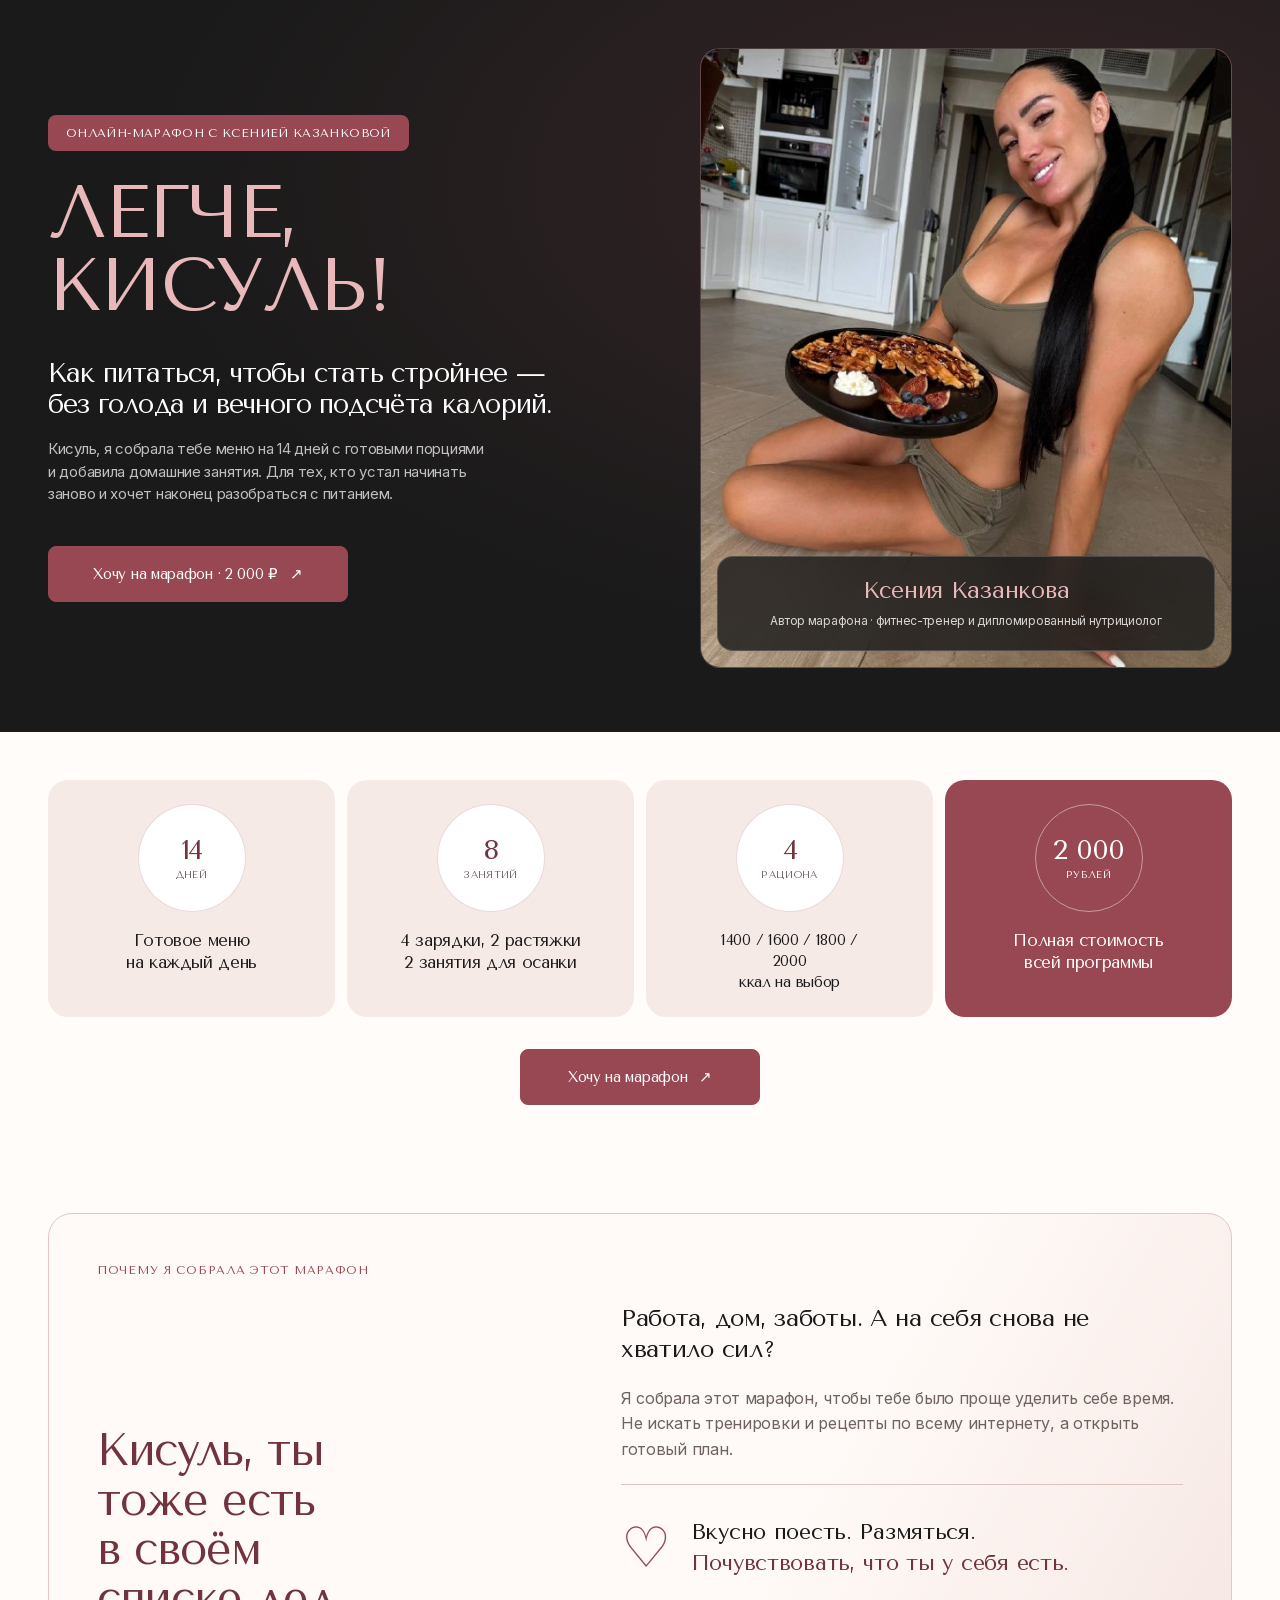
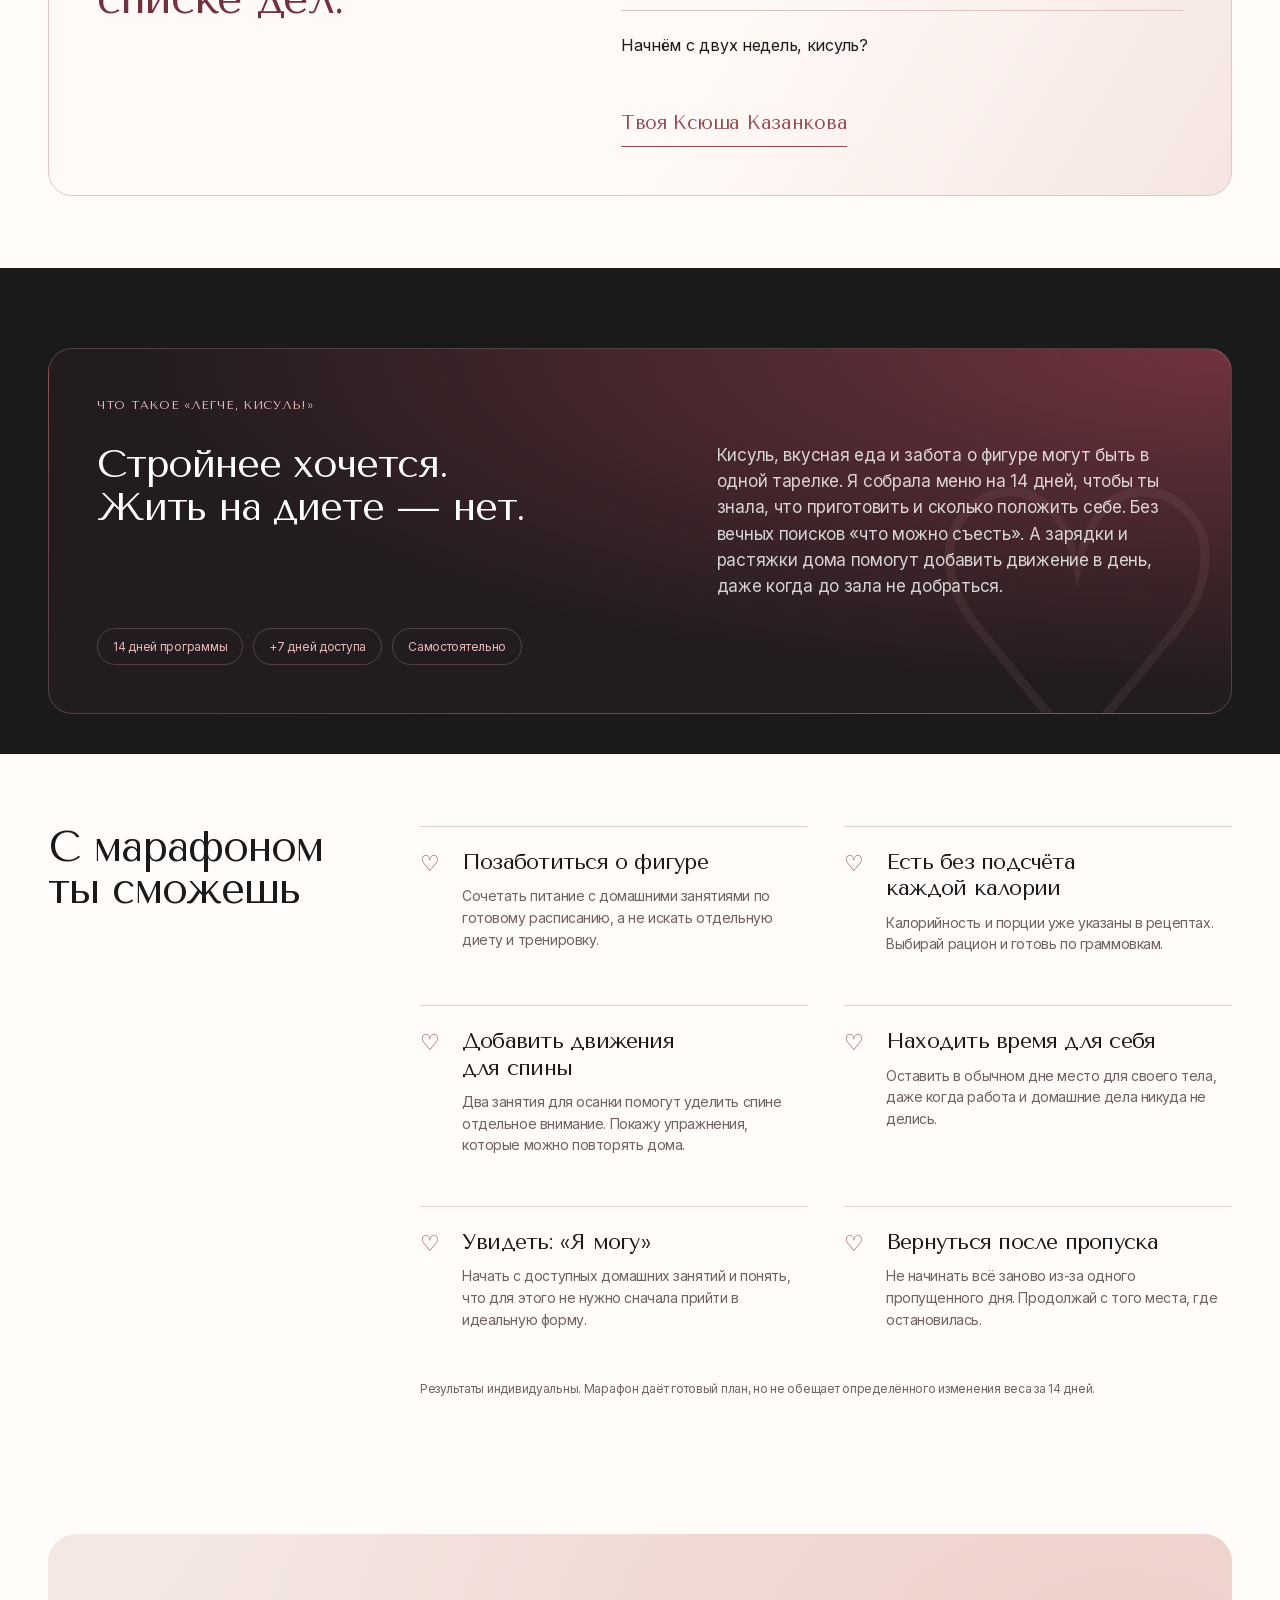
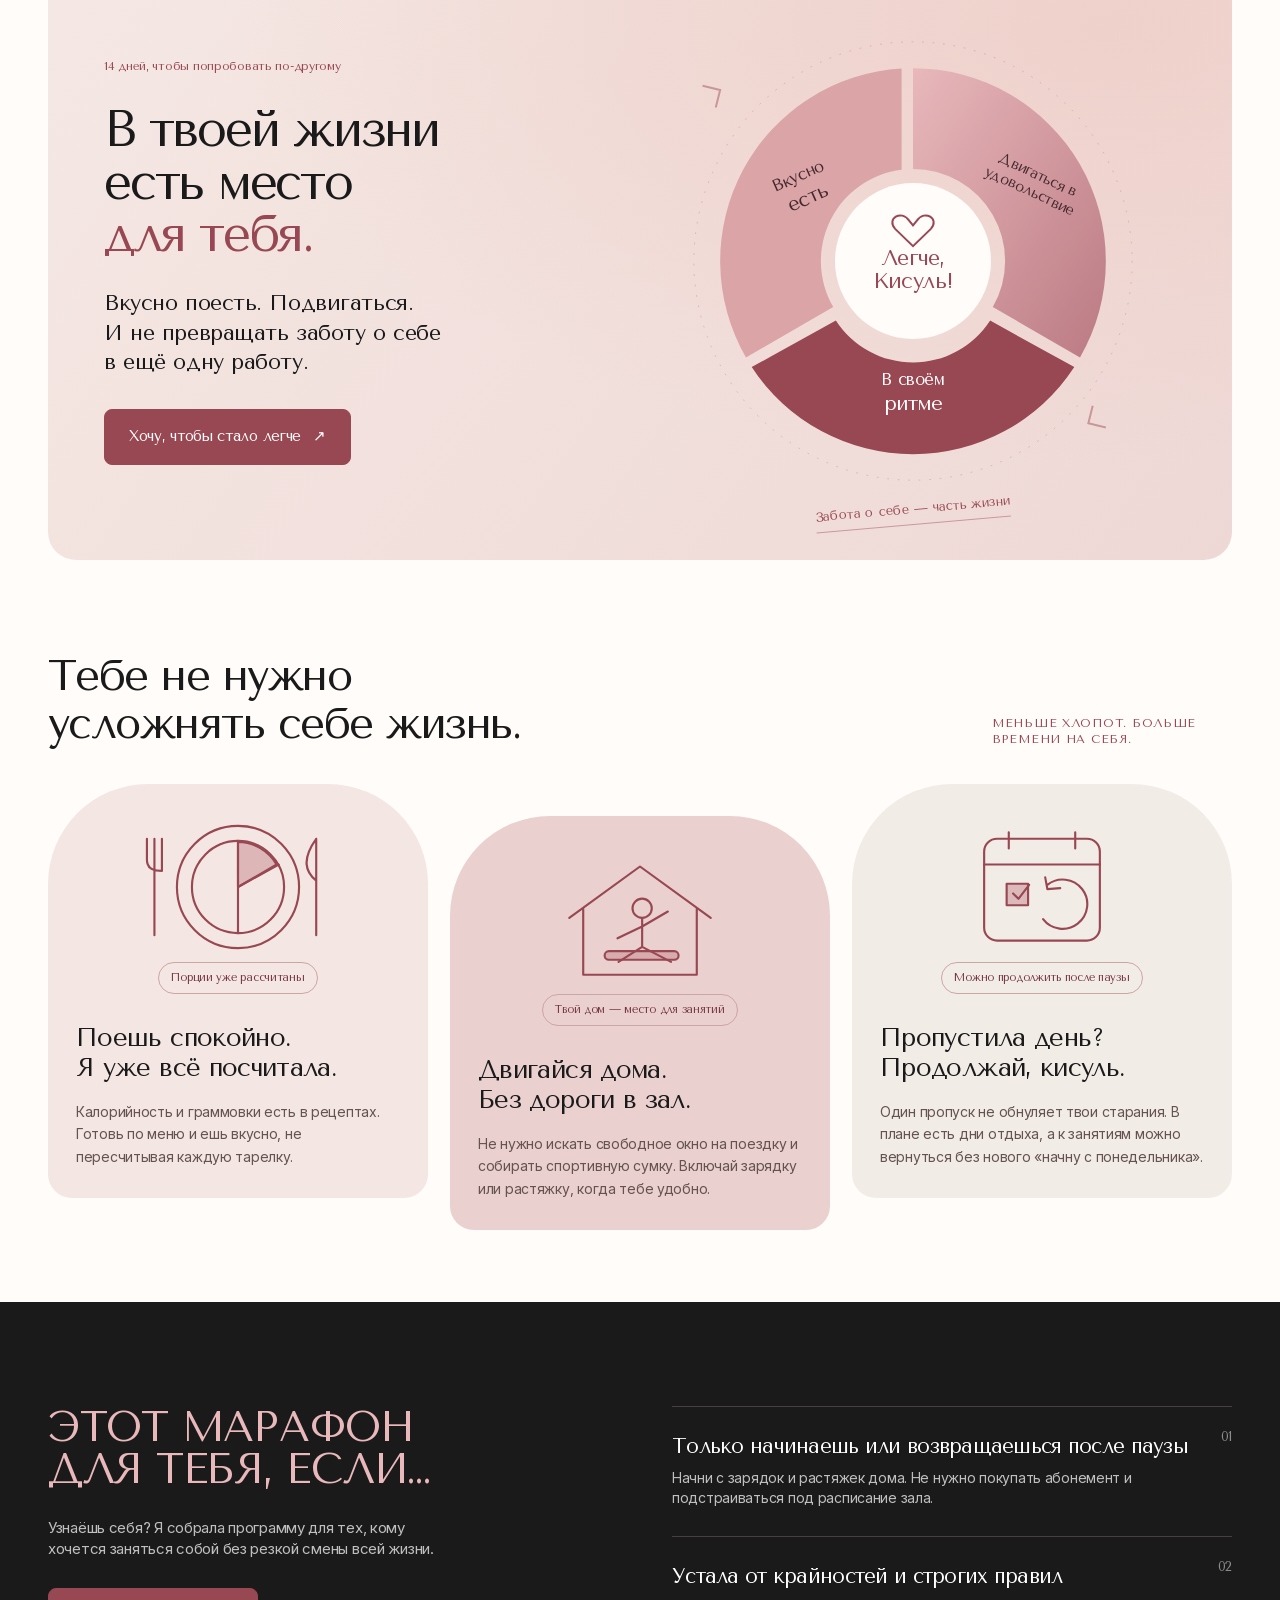
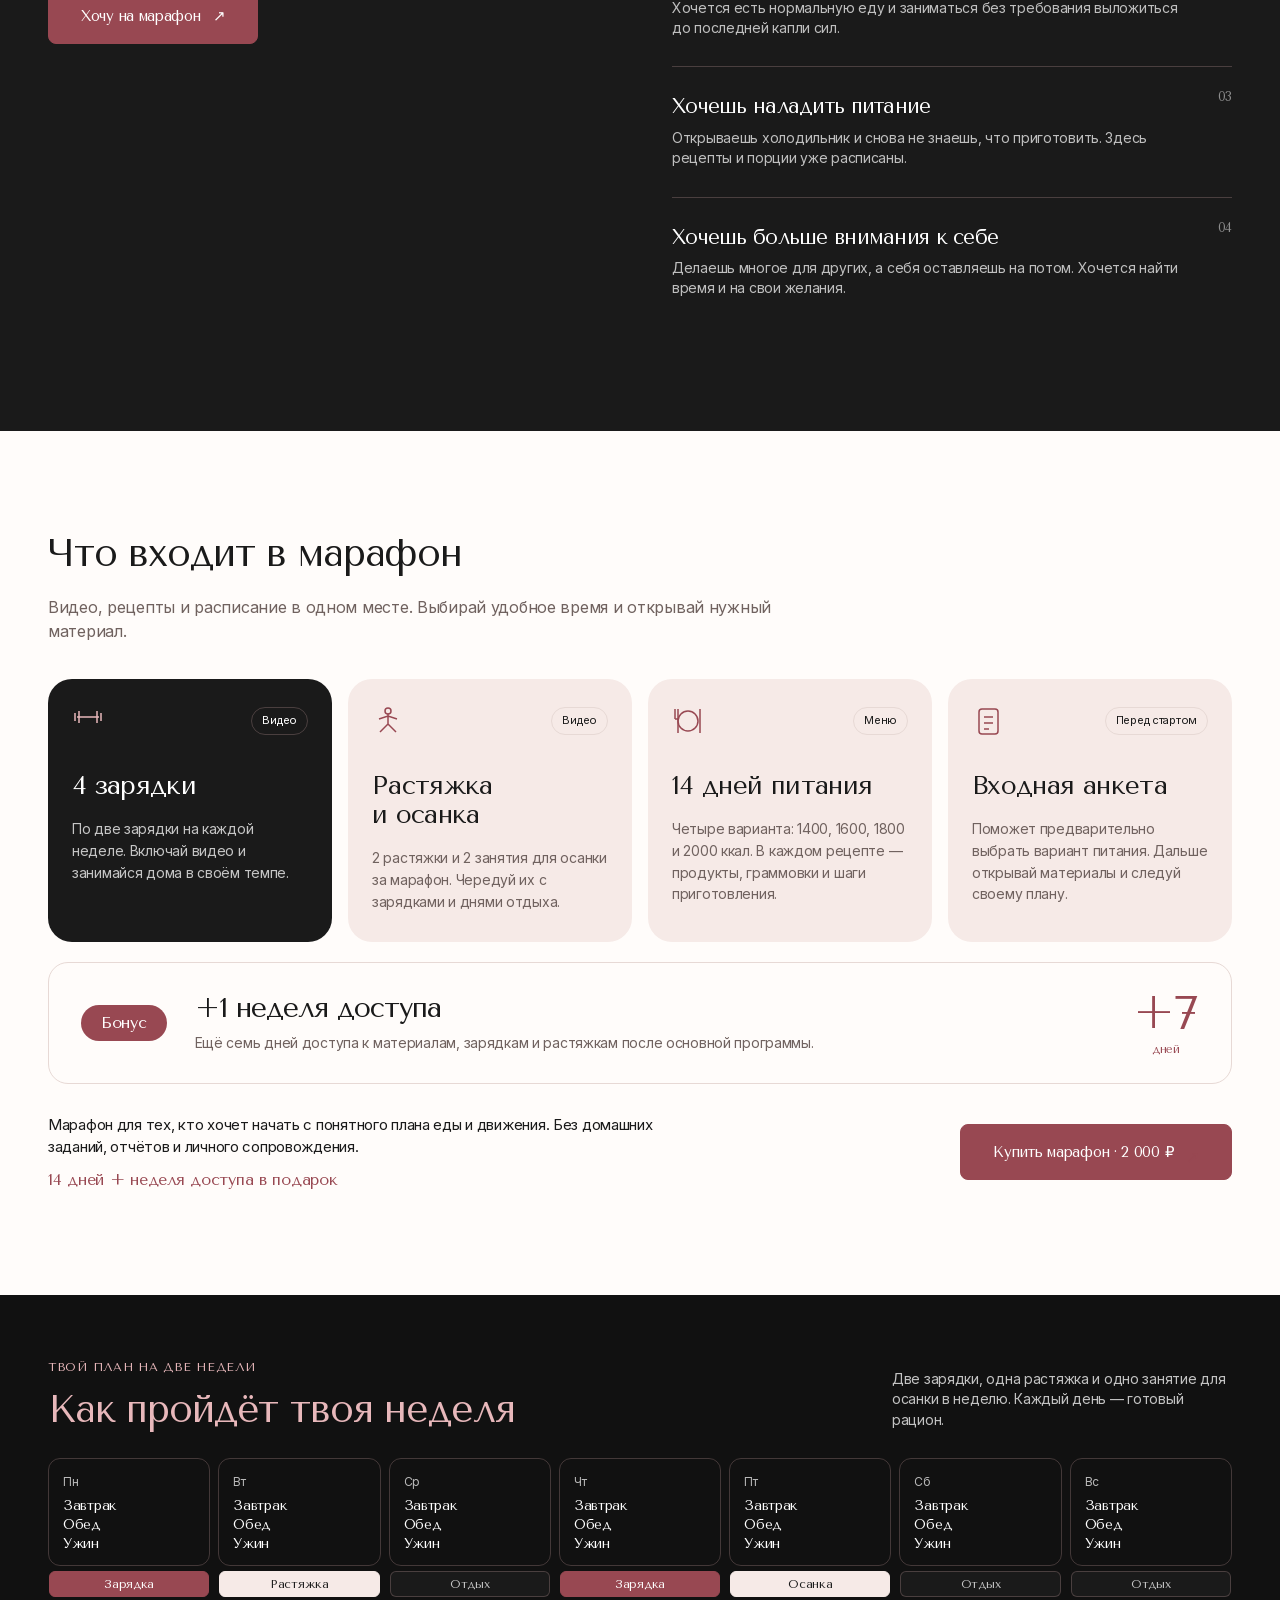
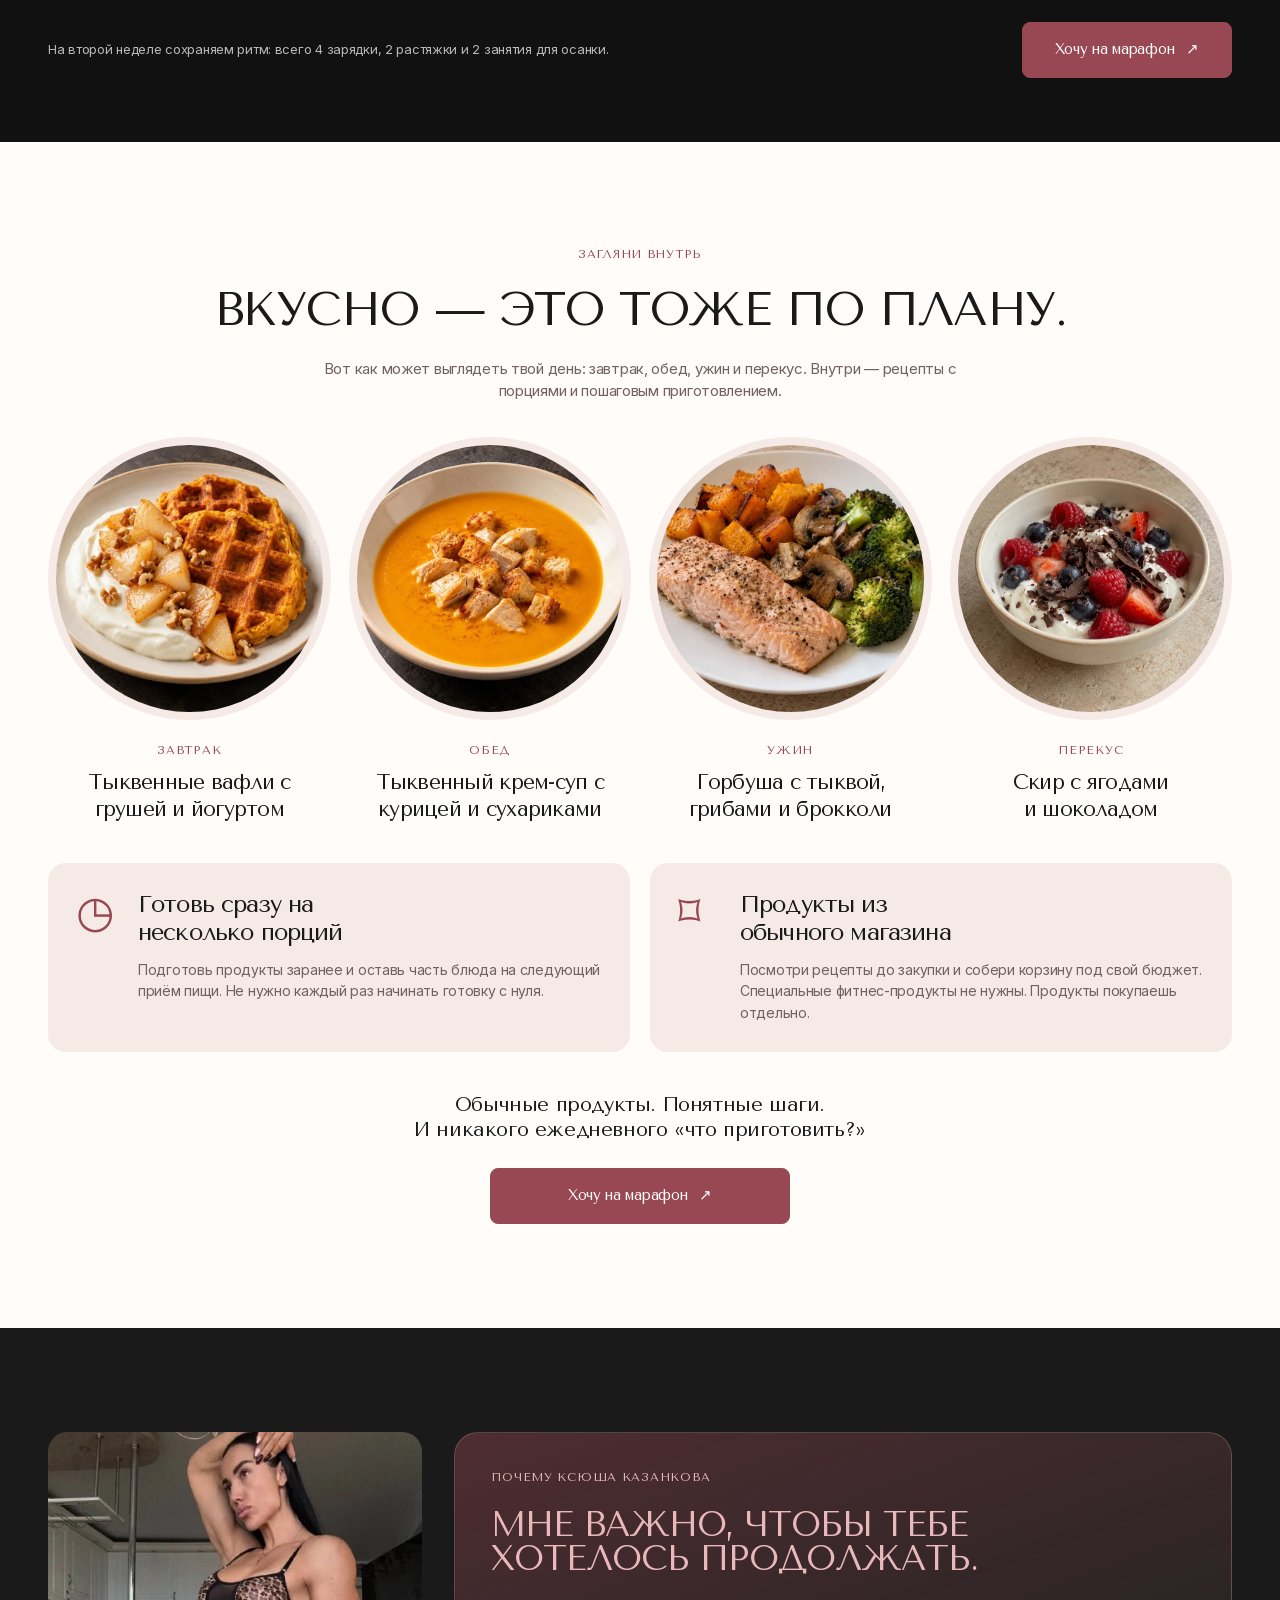
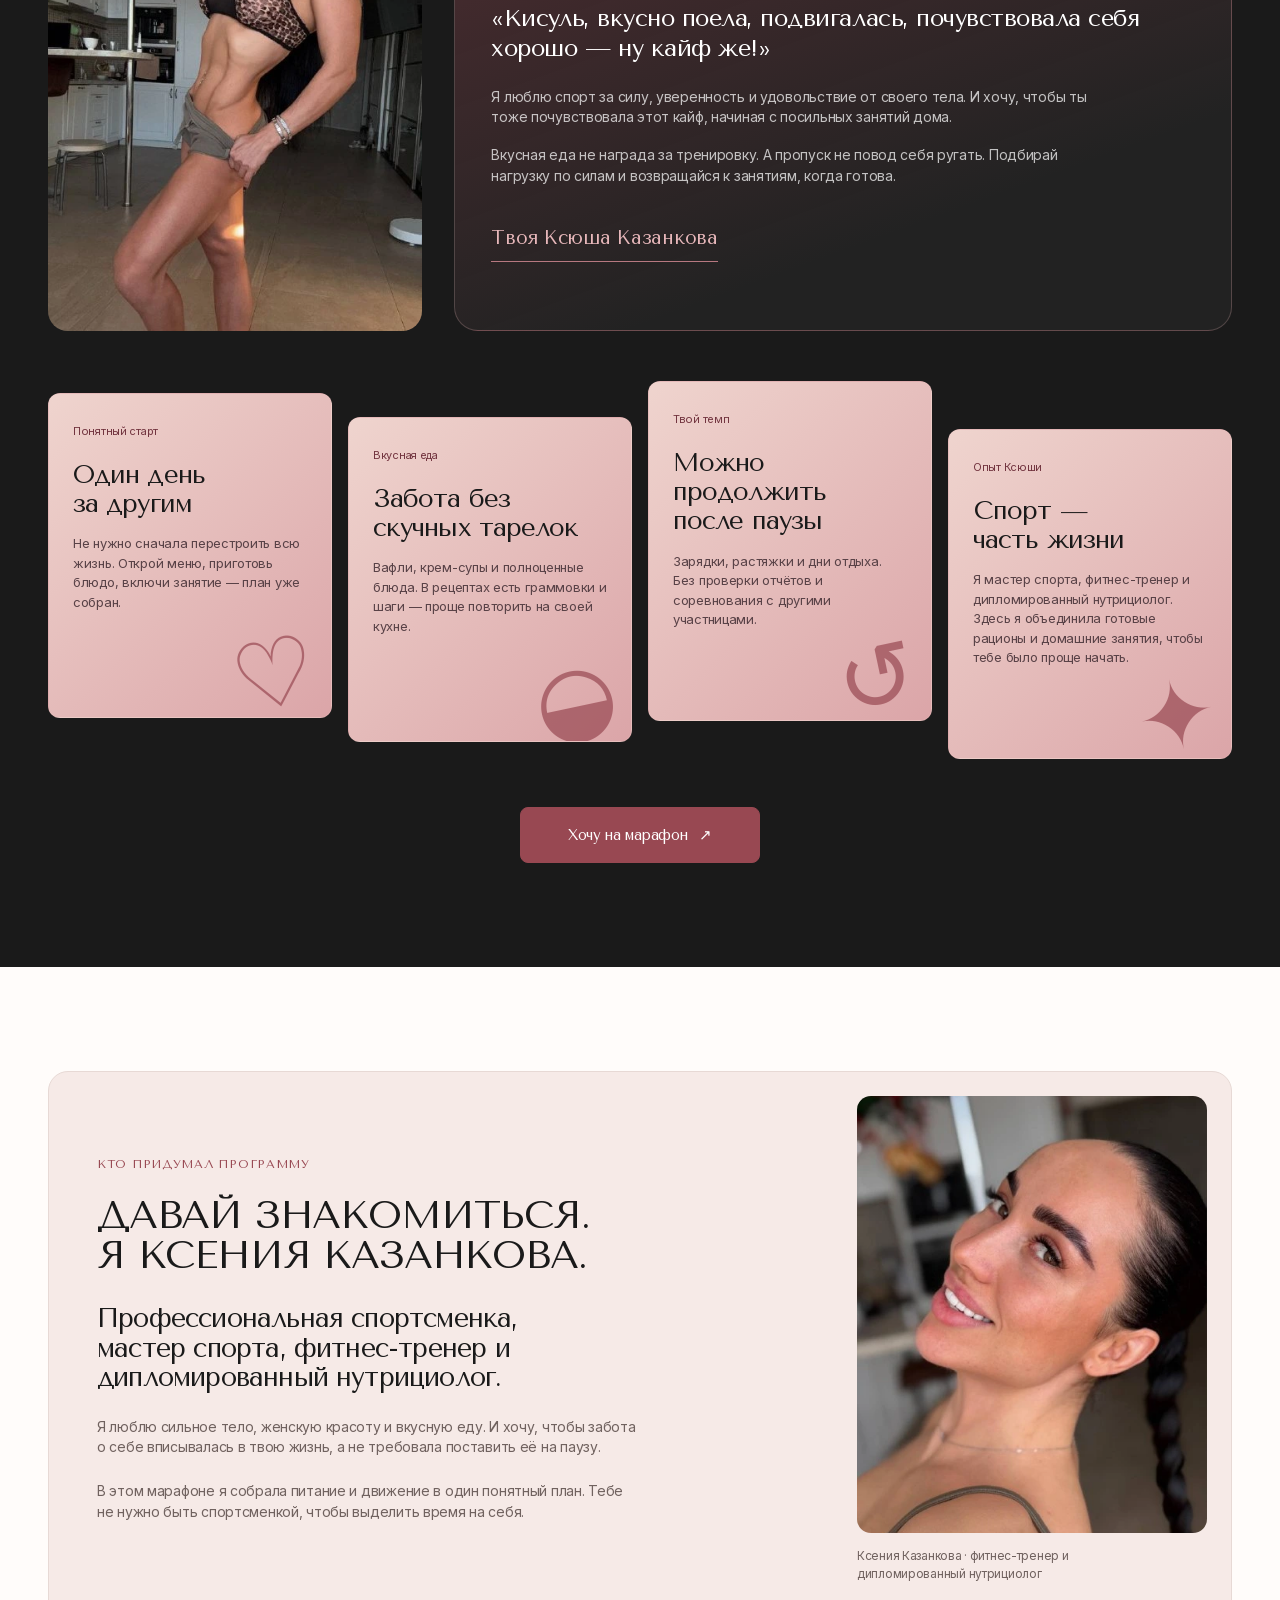
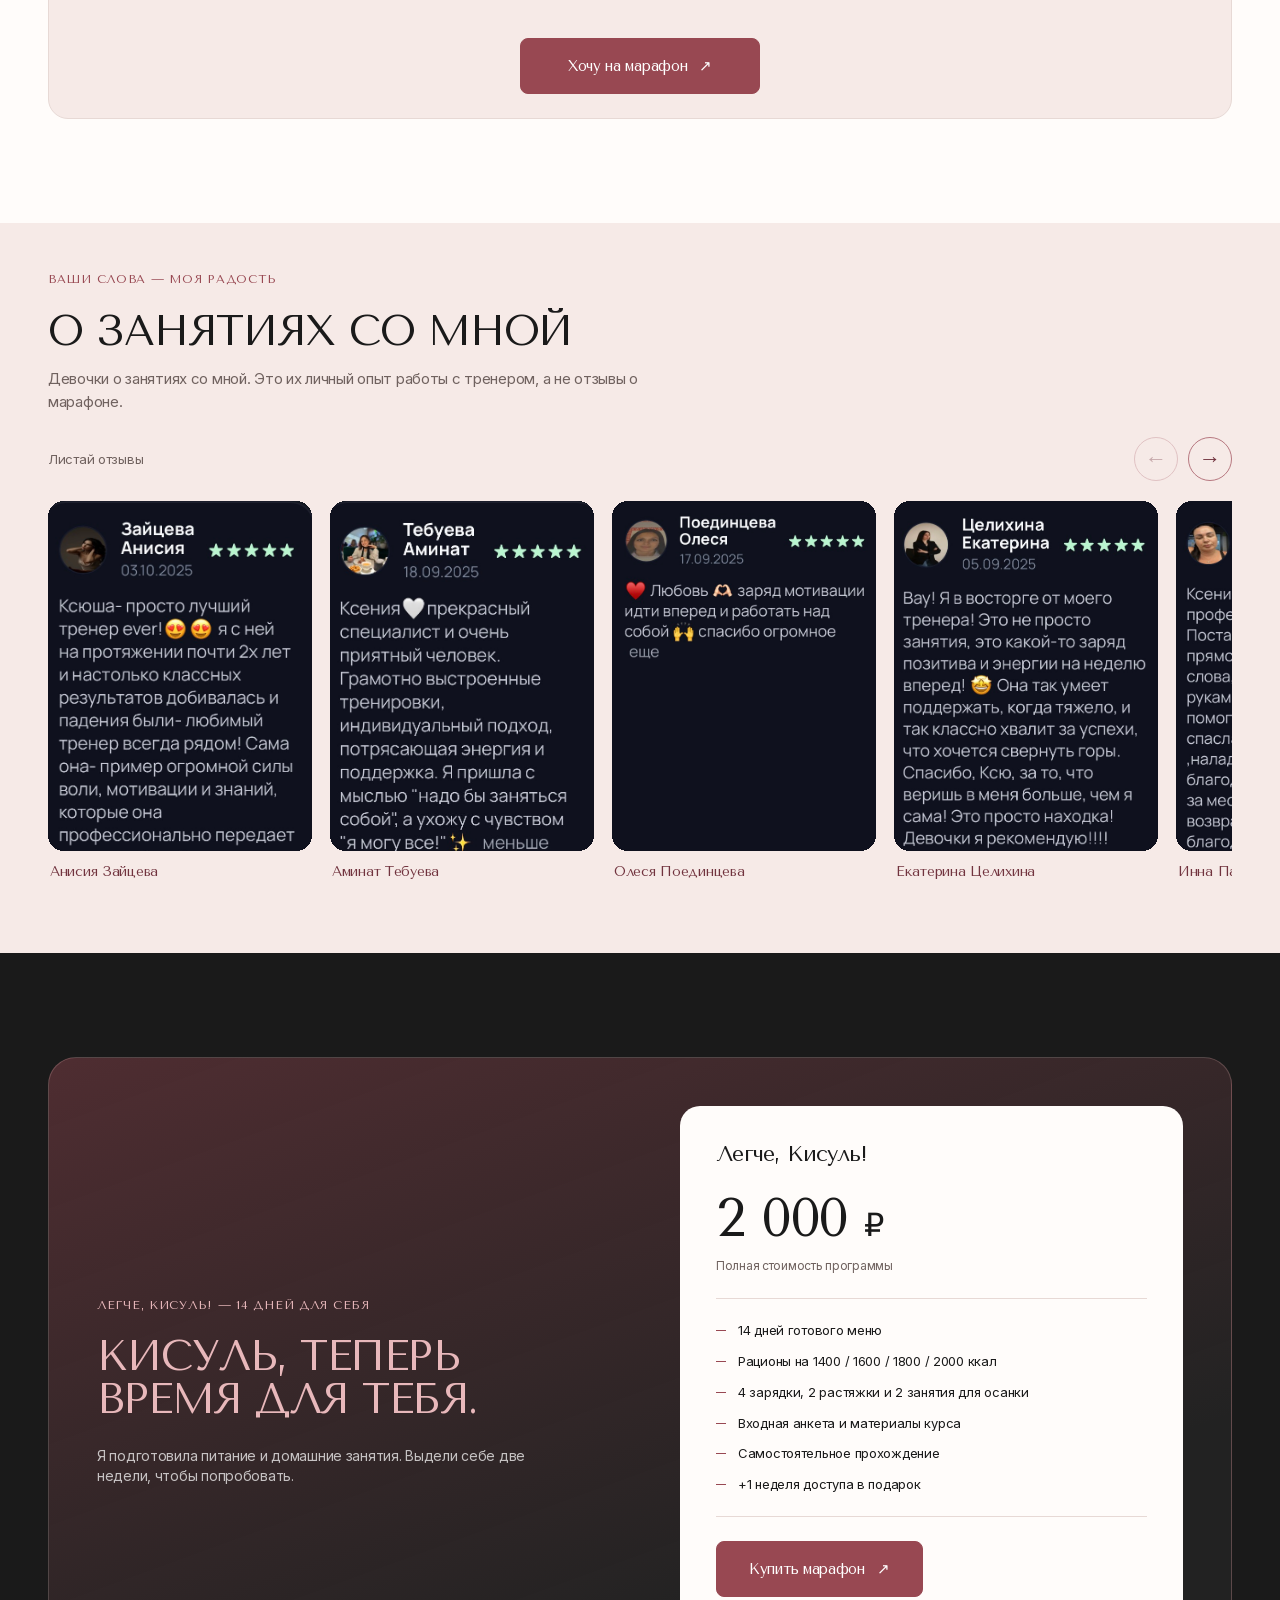
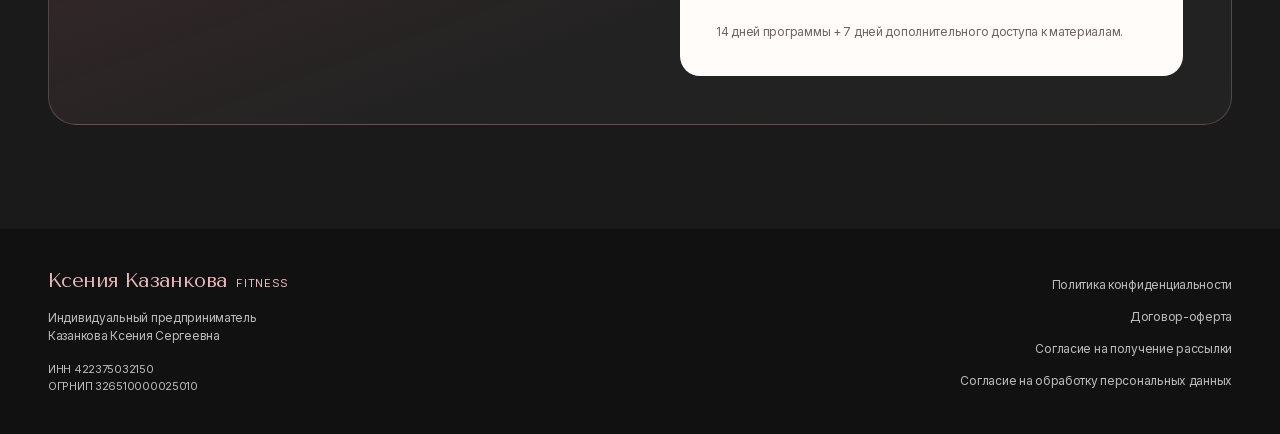
<file: landing/index.html>
<!DOCTYPE html>

<html lang="ru"><head><meta charset="utf-8"/><meta content="width=device-width,initial-scale=1" name="viewport"/><meta content="#FBF8F4" name="theme-color"/><title>Легче, Кисуль! — марафон Ксении Казанковой</title><meta content="Легче, Кисуль! — марафон Ксении Казанковой. 14 дней заботы о форме: четыре рациона, зарядки, растяжки и занятия для осанки дома. 2 000 ₽." name="description"/><link href="styles.css?v=benefits14" rel="stylesheet"/></head><body><a class="skip" href="#main">Перейти к содержимому</a><main id="main" tabindex="-1"><section aria-label="Марафон питания и движения" class="hero"><div class="wrap hero-inner"><div class="hero-heading"><p class="hero-badge">Онлайн-марафон с Ксенией Казанковой</p><h1 data-product-name="">Легче, Кисуль!</h1><p class="hero-lead">Как питаться, чтобы стать стройнее — без голода и вечного подсчёта калорий.</p><p class="hero-description">Кисуль, я собрала тебе меню на 14 дней с готовыми порциями и добавила домашние занятия. Для тех, кто устал начинать заново и хочет наконец разобраться с питанием.</p><div class="hero-action"><button class="btn" data-enroll="" type="button">Хочу на марафон · 2 000 ₽ <span aria-hidden="true">↗</span></button></div></div><div class="hero-frame"><img alt="Ксения Казанкова улыбается и держит тарелку с приготовленными вафлями" class="hero-photo" fetchpriority="high" height="800" src="assets/ksenia-live.webp" width="600"/><div class="hero-caption"><p>Ксения Казанкова</p><span>Автор марафона · фитнес-тренер и дипломированный нутрициолог</span></div></div></div></section><div class="stats-section"><div aria-label="Программа в цифрах" class="wrap stats"><div class="stat"><strong>14<span>дней</span></strong><p>Готовое меню<br/>на каждый день</p></div><div class="stat"><strong>8<span>занятий</span></strong><p>4 зарядки, 2 растяжки<br/>2 занятия для осанки</p></div><div class="stat"><strong>4<span>рациона</span></strong><p>1400 / 1600 / 1800 / 2000<br/>ккал на выбор</p></div><div class="stat"><strong>2 000<span>рублей</span></strong><p>Полная стоимость<br/>всей программы</p></div></div><div class="section-cta"><button class="btn" data-enroll="" type="button">Хочу на марафон <span aria-hidden="true">↗</span></button></div></div><section class="section author-story" id="why-i-made-it"><div class="wrap story-letter"><p class="kicker">Почему я собрала этот марафон</p><h2>Кисуль, ты тоже есть в своём списке дел.</h2><div class="story-letter-body"><p class="story-opening">Работа, дом, заботы. А на себя снова не хватило сил?</p><p>Я собрала этот марафон, чтобы тебе было проще уделить себе время. Не искать тренировки и рецепты по всему интернету, а открыть готовый план.</p><div class="story-takeaway"><span aria-hidden="true">♡</span><p>Вкусно поесть. Размяться.<br/><strong>Почувствовать, что ты у себя есть.</strong></p></div><p class="story-closing">Начнём с двух недель, кисуль?</p><span class="sign-inline">Твоя Ксюша Казанкова</span></div></div></section><section class="section marathon-explain" id="marathon"><div class="wrap explain-panel"><p class="kicker">Что такое «Легче, Кисуль!»</p><h2>Стройнее хочется. Жить на диете — нет.</h2><p>Кисуль, вкусная еда и забота о фигуре могут быть в одной тарелке. Я собрала меню на 14 дней, чтобы ты знала, что приготовить и сколько положить себе. Без вечных поисков «что можно съесть». А зарядки и растяжки дома помогут добавить движение в день, даже когда до зала не добраться.</p><div class="explain-sign"><span>14 дней программы</span><span>+7 дней доступа</span><span>Самостоятельно</span></div></div></section>
<section class="section can-section" id="you-can"><div class="wrap can-layout"><h2>С марафоном ты сможешь</h2><ul><li><h3>Позаботиться о фигуре</h3><p>Сочетать питание с домашними занятиями по готовому расписанию, а не искать отдельную диету и тренировку.</p></li><li><h3>Есть без подсчёта каждой калории</h3><p>Калорийность и порции уже указаны в рецептах. Выбирай рацион и готовь по граммовкам.</p></li><li><h3>Добавить движения для спины</h3><p>Два занятия для осанки помогут уделить спине отдельное внимание. Покажу упражнения, которые можно повторять дома.</p></li><li><h3>Находить время для себя</h3><p>Оставить в обычном дне место для своего тела, даже когда работа и домашние дела никуда не делись.</p></li><li><h3>Увидеть: «Я могу»</h3><p>Начать с доступных домашних занятий и понять, что для этого не нужно сначала прийти в идеальную форму.</p></li><li><h3>Вернуться после пропуска</h3><p>Не начинать всё заново из-за одного пропущенного дня. Продолжай с того места, где остановилась.</p></li></ul><p>Результаты индивидуальны. Марафон даёт готовый план, но не обещает определённого изменения веса за 14 дней.</p></div></section>
<section class="section everyday" id="result"><div class="wrap lighter-stage">
<div class="lighter-intro"><p class="lighter-label">14 дней, чтобы попробовать по-другому</p><h2>В твоей жизни<br/>есть место<br/><span>для тебя.</span></h2><p class="lighter-lead">Вкусно поесть. Подвигаться.<br/>И не превращать заботу о себе<br/>в ещё одну работу.</p><button class="btn" data-enroll="" type="button">Хочу, чтобы стало легче <span aria-hidden="true">↗</span></button></div>
<div aria-label="Три части марафона: вкусная еда, движение дома и свой ритм с днями отдыха." class="lighter-visual" role="img">
<svg aria-hidden="true" class="lighter-orbit" viewbox="0 0 600 600"><defs><lineargradient id="petal-fill" x1="0" x2="1" y1="0" y2="1"><stop stop-color="#e8b8bb"></stop><stop offset="1" stop-color="#bb7a83"></stop></lineargradient></defs>
<circle cx="300" cy="300" fill="none" r="250" stroke="#984852" stroke-dasharray="2 10" stroke-opacity=".28"></circle>
<path d="M300 80A220 220 0 0 1 490.5 410L391 352.5A105 105 0 0 0 300 195Z" fill="url(#petal-fill)"></path>
<path d="M484 421A220 220 0 0 1 116 421L212 368A105 105 0 0 0 388 368Z" fill="#984852"></path>
<path d="M109.5 410A220 220 0 0 1 287 80.4L287 195.8A105 105 0 0 0 209 352.5Z" fill="#dba5a8"></path>
<circle cx="300" cy="300" fill="#fffcfa" r="89"></circle>
<path d="M292 280c-16-24-48-4-29 17l37 36 37-36c19-21-13-41-29-17l-8 10Z" fill="none" stroke="#984852" stroke-width="2"></path>
<path d="M60 100l20 5-5 20M520 490l-20-5 5-20" fill="none" stroke="#984852" stroke-width="2"></path>
</svg>
<div class="orbit-word orbit-food">Вкусно<br/><span>есть</span></div><div class="orbit-word orbit-move">Двигаться в удовольствие</div><div class="orbit-word orbit-self">В своём<br/><span>ритме</span></div><div class="orbit-center">Легче,<br/>Кисуль!</div><span class="orbit-note">Забота о себе — часть жизни</span></div>
</div>
</section><section aria-labelledby="ease-title" class="section ease-benefits" id="made-easier"><div class="wrap"><div class="ease-heading"><p class="kicker">Меньше хлопот. Больше времени на себя.</p><h2 id="ease-title">Тебе не нужно<br/>усложнять себе жизнь.</h2></div><div class="ease-cards">
<article class="ease-card ease-food"><div aria-hidden="true" class="ease-art"><svg viewbox="0 0 220 140"><circle cx="110" cy="70" r="57"></circle><circle cx="110" cy="70" r="43"></circle><path d="M110 27v86M110 70l38-21"></path><path class="ease-fill" d="M110 28a42 42 0 0 1 36 21l-36 21z"></path><path d="M32 25v30m-7-30v20q0 10 14 10V25M32 55v60M183 25v90m0-90q-18 25 0 39"></path></svg><span>Порции уже рассчитаны</span></div><h3>Поешь спокойно.<br/>Я уже всё посчитала.</h3><p>Калорийность и граммовки есть в рецептах. Готовь по меню и ешь вкусно, не пересчитывая каждую тарелку.</p></article>
<article class="ease-card ease-home"><div aria-hidden="true" class="ease-art"><svg viewbox="0 0 220 140"><path d="M44 69l66-48 66 48M57 60v62h106V60"></path><rect class="ease-fill" height="8" rx="4" width="69" x="77" y="100"></rect><circle cx="112" cy="60" r="9"></circle><path d="M112 70v26M112 77L89 88M112 77l24-14M112 96l-22 14M112 96l27 14"></path></svg><span>Твой дом — место для занятий</span></div><h3>Двигайся дома.<br/>Без дороги в зал.</h3><p>Не нужно искать свободное окно на поездку и собирать спортивную сумку. Включай зарядку или растяжку, когда тебе удобно.</p></article>
<article class="ease-card ease-return"><div aria-hidden="true" class="ease-art"><svg viewbox="0 0 220 140"><rect height="95" rx="12" width="108" x="56" y="25"></rect><path d="M56 49h108M79 19v15M141 19v15"></path><path class="ease-fill" d="M77 67h20v20H77z"></path><path d="M83 76l5 5 10-13M111 100a23 23 0 1 0 4-32m-2-7 2 11 12-1"></path></svg><span>Можно продолжить после паузы</span></div><h3>Пропустила день?<br/>Продолжай, кисуль.</h3><p>Один пропуск не обнуляет твои старания. В плане есть дни отдыха, а к занятиям можно вернуться без нового «начну с понедельника».</p></article>
</div></div></section><section aria-labelledby="audience-title" class="section audience wrap" id="audience"><div class="section-heading"><h2 id="audience-title">Этот марафон для тебя, если…</h2><p class="section-intro">Узнаёшь себя? Я собрала программу для тех, кому хочется заняться собой без резкой смены всей жизни.</p><button class="btn" data-enroll="" type="button">Хочу на марафон <span aria-hidden="true">↗</span></button></div><div class="situations"><article><span class="small-number">01</span><div><h3>Только начинаешь или возвращаешься после паузы</h3><p>Начни с зарядок и растяжек дома. Не нужно покупать абонемент и подстраиваться под расписание зала.</p></div></article><article><span class="small-number">02</span><div><h3>Устала от крайностей и строгих правил</h3><p>Хочется есть нормальную еду и заниматься без требования выложиться до последней капли сил.</p></div></article><article><span class="small-number">03</span><div><h3>Хочешь наладить питание</h3><p>Открываешь холодильник и снова не знаешь, что приготовить. Здесь рецепты и порции уже расписаны.</p></div></article><article><span class="small-number">04</span><div><h3>Хочешь больше внимания к себе</h3><p>Делаешь многое для других, а себя оставляешь на потом. Хочется найти время и на свои желания.</p></div></article></div></section>
<section class="section inside" id="inside"><div class="wrap"><div class="course-heading"><h2>Что входит в марафон</h2><p>Видео, рецепты и расписание в одном месте. Выбирай удобное время и открывай нужный материал.</p></div><div class="course-cards"><article class="course-card"><div class="card-top"><svg aria-hidden="true" fill="none" stroke="currentColor" stroke-width="1.5" viewbox="0 0 32 32"><path d="M5 12h22M7 6v12M3 8v8M25 6v12M29 8v8"></path></svg><span>Видео</span></div><h3>4 зарядки</h3><p>По две зарядки на каждой неделе. Включай видео и занимайся дома в своём темпе.</p></article><article class="course-card"><div class="card-top"><svg aria-hidden="true" fill="none" stroke="currentColor" stroke-width="1.5" viewbox="0 0 32 32"><circle cx="16" cy="6" r="3"></circle><path d="M16 9v10M7 14l9-3 9 3M16 19l-8 8M16 19l8 8"></path></svg><span>Видео</span></div><h3>Растяжка и осанка</h3><p>2 растяжки и 2 занятия для осанки за марафон. Чередуй их с зарядками и днями отдыха.</p></article><article class="course-card"><div class="card-top"><svg aria-hidden="true" fill="none" stroke="currentColor" stroke-width="1.5" viewbox="0 0 32 32"><circle cx="16" cy="16" r="10"></circle><path d="M3 4v10M6 4v10M3 14h3v14M28 4v24"></path></svg><span>Меню</span></div><h3>14 дней питания</h3><p>Четыре варианта: 1400, 1600, 1800 и 2000 ккал. В каждом рецепте — продукты, граммовки и шаги приготовления.</p></article><article class="course-card"><div class="card-top"><svg aria-hidden="true" fill="none" stroke="currentColor" stroke-width="1.5" viewbox="0 0 32 32"><rect height="25" rx="3" width="19" x="7" y="4"></rect><path d="M12 12h9M12 18h9M12 24h5"></path></svg><span>Перед стартом</span></div><h3>Входная анкета</h3><p>Поможет предварительно выбрать вариант питания. Дальше открывай материалы и следуй своему плану.</p></article></div><div class="course-bonus"><span class="bonus-label">Бонус</span><div><h3>+1 неделя доступа</h3><p>Ещё семь дней доступа к материалам, зарядкам и растяжкам после основной программы.</p></div><strong>+7<span>дней</span></strong></div><div class="course-summary"><div><p>Марафон для тех, кто хочет начать с понятного плана еды и движения. Без домашних заданий, отчётов и личного сопровождения.</p><span>14 дней + неделя доступа в подарок</span></div><button class="btn" data-enroll="" type="button">Купить марафон · 2 000 ₽ <span aria-hidden="true">↗</span></button></div></div></section>
<template id="previous-benefits-template"><section class="section benefits wrap"><div class="benefit-heading"><p class="kicker">Что меняется в повседневности</p><h2>Меньше решений.<br/>Больше места для себя.</h2></div><div class="benefit-columns"><article><span aria-hidden="true" class="line-icon">↗</span><h3>Ужин уже придуман</h3><p>Не нужно каждый вечер искать новый рецепт. Есть меню, понятные порции и список ингредиентов.</p></article><article><span aria-hidden="true" class="line-icon">♡</span><h3>Еда остаётся вкусной</h3><p>Вафли, крем-супы и другие осенние блюда. Забота о питании не обязана сводиться к скучной гречке.</p></article><article><span aria-hidden="true" class="line-icon">↺</span><h3>У движения есть место</h3><p>План помогает выделить время на зарядку и растяжку. Две недели — возможность попробовать регулярность.</p></article></div><div class="section-cta"><button class="btn" data-enroll="" type="button">Хочу на марафон <span aria-hidden="true">↗</span></button></div></section></template>
<section class="section program" id="program"><div class="wrap"><div class="compact-program-heading"><div><p class="kicker">Твой план на две недели</p><h2>Как пройдёт твоя неделя</h2></div><p>Две зарядки, одна растяжка и одно занятие для осанки в неделю. Каждый день — готовый рацион.</p></div><ol class="week-strip"><li class="charge"><span>Пн</span><div class="day-meals"><span>Завтрак</span><span>Обед</span><span>Ужин</span></div><span class="day-activity">Зарядка</span></li><li class="stretch"><span>Вт</span><div class="day-meals"><span>Завтрак</span><span>Обед</span><span>Ужин</span></div><span class="day-activity">Растяжка</span></li><li class="rest"><span>Ср</span><div class="day-meals"><span>Завтрак</span><span>Обед</span><span>Ужин</span></div><span class="day-activity">Отдых</span></li><li class="charge"><span>Чт</span><div class="day-meals"><span>Завтрак</span><span>Обед</span><span>Ужин</span></div><span class="day-activity">Зарядка</span></li><li class="stretch"><span>Пт</span><div class="day-meals"><span>Завтрак</span><span>Обед</span><span>Ужин</span></div><span class="day-activity">Осанка</span></li><li class="rest"><span>Сб</span><div class="day-meals"><span>Завтрак</span><span>Обед</span><span>Ужин</span></div><span class="day-activity">Отдых</span></li><li class="rest"><span>Вс</span><div class="day-meals"><span>Завтрак</span><span>Обед</span><span>Ужин</span></div><span class="day-activity">Отдых</span></li></ol><div class="program-bottom"><p>На второй неделе сохраняем ритм: всего 4 зарядки, 2 растяжки и 2 занятия для осанки.</p><button class="btn" data-enroll="" type="button">Хочу на марафон <span aria-hidden="true">↗</span></button></div></div></section>
<section class="section menu-preview" id="menu"><div class="wrap"><div class="menu-heading"><p class="kicker">Загляни внутрь</p><h2>Вкусно — <br/>это тоже по плану.</h2><p>Вот как может выглядеть твой день: завтрак, обед, ужин и перекус. Внутри — рецепты с порциями и пошаговым приготовлением.</p></div><div class="food-story"><figure><img alt="Тыквенные вафли с грушей и йогуртом" decoding="async" height="720" loading="eager" src="assets/waffles.jpg?v=photo6" width="960"/><figcaption><span>Завтрак</span><h3>Тыквенные вафли с грушей и йогуртом</h3></figcaption></figure><figure><img alt="Тыквенный крем-суп с курицей и сухариками" decoding="async" height="720" loading="eager" src="assets/soup.jpg?v=photo6" width="960"/><figcaption><span>Обед</span><h3>Тыквенный крем-суп с курицей и сухариками</h3></figcaption></figure><figure><img alt="Запечённая горбуша с тыквой, грибами и брокколи" decoding="async" height="720" loading="eager" src="assets/dinner.jpg?v=photo6" width="960"/><figcaption><span>Ужин</span><h3>Горбуша с тыквой, грибами и брокколи</h3></figcaption></figure><figure><img alt="Скир с ягодами и тёмным шоколадом" decoding="async" height="720" loading="eager" src="assets/snack.jpg?v=photo6" width="960"/><figcaption><span>Перекус</span><h3>Скир с ягодами и шоколадом</h3></figcaption></figure></div><div class="food-practical"><article><span aria-hidden="true" class="practical-icon">◷</span><div><h3>Готовь сразу на несколько порций</h3><p>Подготовь продукты заранее и оставь часть блюда на следующий приём пищи. Не нужно каждый раз начинать готовку с нуля.</p></div></article><article><span aria-hidden="true" class="practical-icon">⌑</span><div><h3>Продукты из обычного магазина</h3><p>Посмотри рецепты до закупки и собери корзину под свой бюджет. Специальные фитнес-продукты не нужны. Продукты покупаешь отдельно.</p></div></article></div><div class="menu-bottom"><p>Обычные продукты. Понятные шаги.<br/>И никакого ежедневного «что приготовить?»</p><button class="btn" data-enroll="" type="button">Хочу на марафон <span aria-hidden="true">↗</span></button></div></div></section>
<section class="section philosophy wrap" id="philosophy"><figure class="quote-photo"><img alt="Ксения Казанкова в спортивной форме дома" height="800" loading="lazy" src="assets/ksenia-philosophy.webp" width="450"/></figure><div class="philosophy-copy"><p class="kicker">Почему Ксюша Казанкова</p><h2>Мне важно, чтобы тебе хотелось продолжать.</h2><p class="quote">«Кисуль, вкусно поела, подвигалась, почувствовала себя хорошо — ну кайф же!»</p><p>Я люблю спорт за силу, уверенность и удовольствие от своего тела. И хочу, чтобы ты тоже почувствовала этот кайф, начиная с посильных занятий дома.</p><p>Вкусная еда не награда за тренировку. А пропуск не повод себя ругать. Подбирай нагрузку по силам и возвращайся к занятиям, когда готова.</p><span class="sign-inline">Твоя Ксюша Казанкова</span></div><div class="care-principles"><article class="why-card"><span class="why-tag">Понятный старт</span><h3>Один день за другим</h3><p>Не нужно сначала перестроить всю жизнь. Открой меню, приготовь блюдо, включи занятие — план уже собран.</p><span aria-hidden="true" class="why-art">♡</span></article><article class="why-card"><span class="why-tag">Вкусная еда</span><h3>Забота без скучных тарелок</h3><p>Вафли, крем-супы и полноценные блюда. В рецептах есть граммовки и шаги — проще повторить на своей кухне.</p><span aria-hidden="true" class="why-art">◒</span></article><article class="why-card"><span class="why-tag">Твой темп</span><h3>Можно продолжить после паузы</h3><p>Зарядки, растяжки и дни отдыха. Без проверки отчётов и соревнования с другими участницами.</p><span aria-hidden="true" class="why-art">↺</span></article><article class="why-card"><span class="why-tag">Опыт Ксюши</span><h3>Спорт — часть жизни</h3><p>Я мастер спорта, фитнес-тренер и дипломированный нутрициолог. Здесь я объединила готовые рационы и домашние занятия, чтобы тебе было проще начать.</p><span aria-hidden="true" class="why-art">✦</span></article></div><div class="section-cta"><button class="btn" data-enroll="" type="button">Хочу на марафон <span aria-hidden="true">↗</span></button></div></section><template id="essentials-template"><section class="section essentials"><div class="wrap essentials-inner"><div><p class="kicker">Начать проще, чем кажется</p><h2>Всё нужное<br/>уже рядом.</h2></div><div class="essentials-list"><p><b>Для занятий</b><span>Телефон с интернетом, удобная одежда, немного места дома, вода и полотенце. Коврик — при необходимости.</span></p><p><b>Для кухни</b><span>Привычные продукты и обычная кухонная посуда. Что именно купить, подскажет меню.</span></p><p><b>Для себя</b><span>Немного времени, которое ты разрешишь себе потратить на собственное самочувствие.</span></p></div><figure class="home-photo"><img alt="Ксения Казанкова дома, в повседневной одежде" height="800" loading="lazy" src="assets/ksenia-home.webp" width="600"/><figcaption>Занимайся там, где тебе удобно.</figcaption></figure><div class="section-cta"><button class="btn" data-enroll="" type="button">Хочу на марафон <span aria-hidden="true">↗</span></button></div></div></section></template>
<section class="section expert" id="about"><div class="wrap expert-inner"><div><p class="kicker">Кто придумал программу</p><h2>Давай знакомиться. Я Ксения Казанкова.</h2><p class="expert-lead">Профессиональная спортсменка, мастер спорта, фитнес-тренер и дипломированный нутрициолог.</p><p>Я люблю сильное тело, женскую красоту и вкусную еду. И хочу, чтобы забота о себе вписывалась в твою жизнь, а не требовала поставить её на паузу.</p><p>В этом марафоне я собрала питание и движение в один понятный план. Тебе не нужно быть спортсменкой, чтобы выделить время на себя.</p></div><figure class="expert-photo"><img alt="Крупный улыбающийся портрет Ксении Казанковой, лицо обращено к зрителю" height="800" loading="lazy" src="assets/ksenia-author.webp" width="600"/><figcaption>Ксения Казанкова · фитнес-тренер и дипломированный нутрициолог</figcaption></figure><div class="section-cta"><button class="btn" data-enroll="" type="button">Хочу на марафон <span aria-hidden="true">↗</span></button></div></div></section>
<template id="testimonials-template"><section aria-labelledby="stories-title" class="section stories wrap"><div class="section-top"><div><p class="kicker">Живой опыт важнее обещаний</p><h2 id="stories-title">Здесь будут<br/>истории участниц.</h2></div><p>Этот блок появится с реальными отзывами. А пока можно познакомиться с Ксюшей и её подходом в открытом канале.</p></div><div class="story-placeholder"><div aria-hidden="true" class="story-outline"><span>“</span></div><div><h3>Каждая история — настоящая</h3><p>Мы не будем обещать тебе чужой результат. У каждой женщины свой ритм, исходная точка и ощущения от программы.</p><a class="text-link" href="https://t.me/fit_ksenia" rel="noopener noreferrer" target="_blank">Открыть канал Ксюши <span aria-hidden="true">↗</span></a></div></div></section></template>
<template id="faq-template"><section class="section faq" id="faq"><div class="wrap faq-inner"><div><p class="kicker">Давай разберёмся</p><h2>А если<br/>есть вопросы?</h2><p>Самое важное о формате, питании и участии.</p></div><div class="questions">
<details><summary>Подойдёт ли марафон новичку?</summary><p>В программе — зарядки и растяжки, которые можно проходить в своём темпе. Не нужно пытаться повторить движение любой ценой. Если есть ограничения по здоровью, заранее обсуди занятия со своим специалистом.</p></details>
<details><summary>Нужно ли ходить в спортзал?</summary><p>Нет. Занятия можно проходить дома. Подготовь немного свободного места, удобную одежду, воду и при необходимости коврик.</p></details>
<details><summary>Как выбрать вариант питания?</summary><p>Перед началом будет входная анкета для предварительного выбора меню на 1400, 1600 или 1800 ккал. Анкета не заменяет медицинскую или персональную диетологическую консультацию.</p></details>
<details><summary>Нужно ли считать калории самостоятельно?</summary><p>Для блюд готового меню уже указаны граммовки. Тебе остаётся следовать выбранному варианту и рецептам. При замене продуктов состав и калорийность могут измениться.</p></details>
<details><summary>Будут ли домашние задания и отчёты?</summary><p>Нет. Это самостоятельная программа: без домашних заданий, проверки фотографий еды, обязательных отчётов и личного сопровождения куратором.</p></details>
<details><summary>Что делать, если пропущено занятие?</summary><p>Вернись к плану, когда сможешь. Не нужно наказывать себя двойной нагрузкой. Условия и срок доступа к материалам будут указаны перед оплатой.</p></details>
<details><summary>Можно ли гарантировать похудение за 14 дней?</summary><p>Нет. Изменения веса и самочувствия индивидуальны. Марафон даёт готовое меню и план движения, но не обещает определённое число килограммов или гарантированный результат.</p></details>
<details><summary>Как получить доступ после оплаты?</summary><p id="access-answer">Оплата будет через Telegram-бота, материалы — в Telegram. Когда запись откроется, бот объяснит порядок оплаты и получения доступа. Сейчас платёжная ссылка ещё не опубликована.</p></details>
<details><summary>Когда начнётся программа?</summary><p data-start="">Точная дата старта пока не объявлена. Она появится вместе с условиями участия до открытия оплаты.</p></details>
</div></div></section></template>
<section class="section care-reviews" id="reviews"><div class="wrap"><div class="reviews-heading"><p class="kicker">Ваши слова — моя радость</p><h2>О занятиях со мной</h2><p>Девочки о занятиях со мной. Это их личный опыт работы с тренером, а не отзывы о марафоне.</p></div><div class="review-controls"><span>Листай отзывы</span><button aria-label="Предыдущие отзывы" data-review-dir="-1" type="button">←</button><button aria-label="Следующие отзывы" data-review-dir="1" type="button">→</button></div><div aria-label="Отзывы клиенток. Листайте вправо и влево" class="review-track" id="review-track" tabindex="0"><figure class="review-scan"><div aria-label="Отзыв: Анисия Зайцева. Прокрутите вниз, чтобы прочитать полностью." class="review-scan-window" tabindex="0"><img alt="Оригинал отзыва: Анисия Зайцева" height="1305" loading="lazy" src="assets/reviews/IMG_7790.PNG" width="588"/></div><figcaption>Анисия Зайцева</figcaption></figure><figure class="review-scan"><div aria-label="Отзыв: Аминат Тебуева. Прокрутите вниз, чтобы прочитать полностью." class="review-scan-window" tabindex="0"><img alt="Оригинал отзыва: Аминат Тебуева" height="1315" loading="lazy" src="assets/reviews/IMG_7791.PNG" width="575"/></div><figcaption>Аминат Тебуева</figcaption></figure><figure class="review-scan"><div aria-label="Отзыв: Олеся Поединцева. Прокрутите вниз, чтобы прочитать полностью." class="review-scan-window" tabindex="0"><img alt="Оригинал отзыва: Олеся Поединцева" height="1306" loading="lazy" src="assets/reviews/IMG_7793.PNG" width="662"/></div><figcaption>Олеся Поединцева</figcaption></figure><figure class="review-scan"><div aria-label="Отзыв: Екатерина Целихина. Прокрутите вниз, чтобы прочитать полностью." class="review-scan-window" tabindex="0"><img alt="Оригинал отзыва: Екатерина Целихина" height="1306" loading="lazy" src="assets/reviews/IMG_7794.PNG" width="617"/></div><figcaption>Екатерина Целихина</figcaption></figure><figure class="review-scan"><div aria-label="Отзыв: Инна Панковская. Прокрутите вниз, чтобы прочитать полностью." class="review-scan-window" tabindex="0"><img alt="Оригинал отзыва: Инна Панковская" height="1302" loading="lazy" src="assets/reviews/IMG_7795.PNG" width="652"/></div><figcaption>Инна Панковская</figcaption></figure><figure class="review-scan"><div aria-label="Отзыв: Андреана Зебелян. Прокрутите вниз, чтобы прочитать полностью." class="review-scan-window" tabindex="0"><img alt="Оригинал отзыва: Андреана Зебелян" height="1308" loading="lazy" src="assets/reviews/IMG_7796.PNG" width="616"/></div><figcaption>Андреана Зебелян</figcaption></figure><figure class="review-scan"><div aria-label="Отзыв: Виктория Суман. Прокрутите вниз, чтобы прочитать полностью." class="review-scan-window" tabindex="0"><img alt="Оригинал отзыва: Виктория Суман" height="1291" loading="lazy" src="assets/reviews/IMG_7797.PNG" width="617"/></div><figcaption>Виктория Суман</figcaption></figure></div></div></section><section class="section join" id="join"><div class="wrap join-inner"><div><p class="kicker">Легче, Кисуль! — 14 дней для себя</p><h2>Кисуль, теперь время для тебя.</h2><p>Я подготовила питание и домашние занятия. Выдели себе две недели, чтобы попробовать.</p></div><div class="join-card"><p class="join-name" data-product-name="">Легче, Кисуль!</p><p class="join-price">2 000 <span>₽</span></p><p class="price-note">Полная стоимость программы</p><ul><li>14 дней готового меню</li><li>Рационы на 1400 / 1600 / 1800 / 2000 ккал</li><li>4 зарядки, 2 растяжки и 2 занятия для осанки</li><li>Входная анкета и материалы курса</li><li>Самостоятельное прохождение</li><li>+1 неделя доступа в подарок</li></ul><button class="btn" data-enroll="" type="button">Купить марафон <span aria-hidden="true">↗</span></button><p class="payment-status" id="payment-status">14 дней программы + 7 дней дополнительного доступа к материалам.</p></div></div></section>
</main><footer class="footer wrap"><div><a class="brand" href="#main">Ксения Казанкова<span>FITNESS</span></a><p>Индивидуальный предприниматель<br/>Казанкова Ксения Сергеевна</p><p class="footer-small">ИНН 422375032150<br/>ОГРНИП 326510000025010</p></div><div class="footer-links"><span>Политика конфиденциальности</span><span>Договор-оферта</span><span>Согласие на получение рассылки</span><span>Согласие на обработку персональных данных</span></div></footer><script src="config.js?v=sekta2"></script><script defer="" src="app.js?v=editorial11"></script><dialog aria-labelledby="enroll-title" class="enroll-dialog" id="enroll-dialog"><button aria-label="Закрыть окно" class="dialog-close" type="button">×</button><p class="kicker">Марафон питания и движения</p><h2 id="enroll-title">Легче, Кисуль!</h2><p class="modal-price">2 000 ₽</p><p>14 дней питания и движения<br/>+1 неделя доступа в подарок</p><div id="getcourse-form-slot"><p class="checkout-pending">Запись скоро откроется.</p></div></dialog></body></html>
</file>
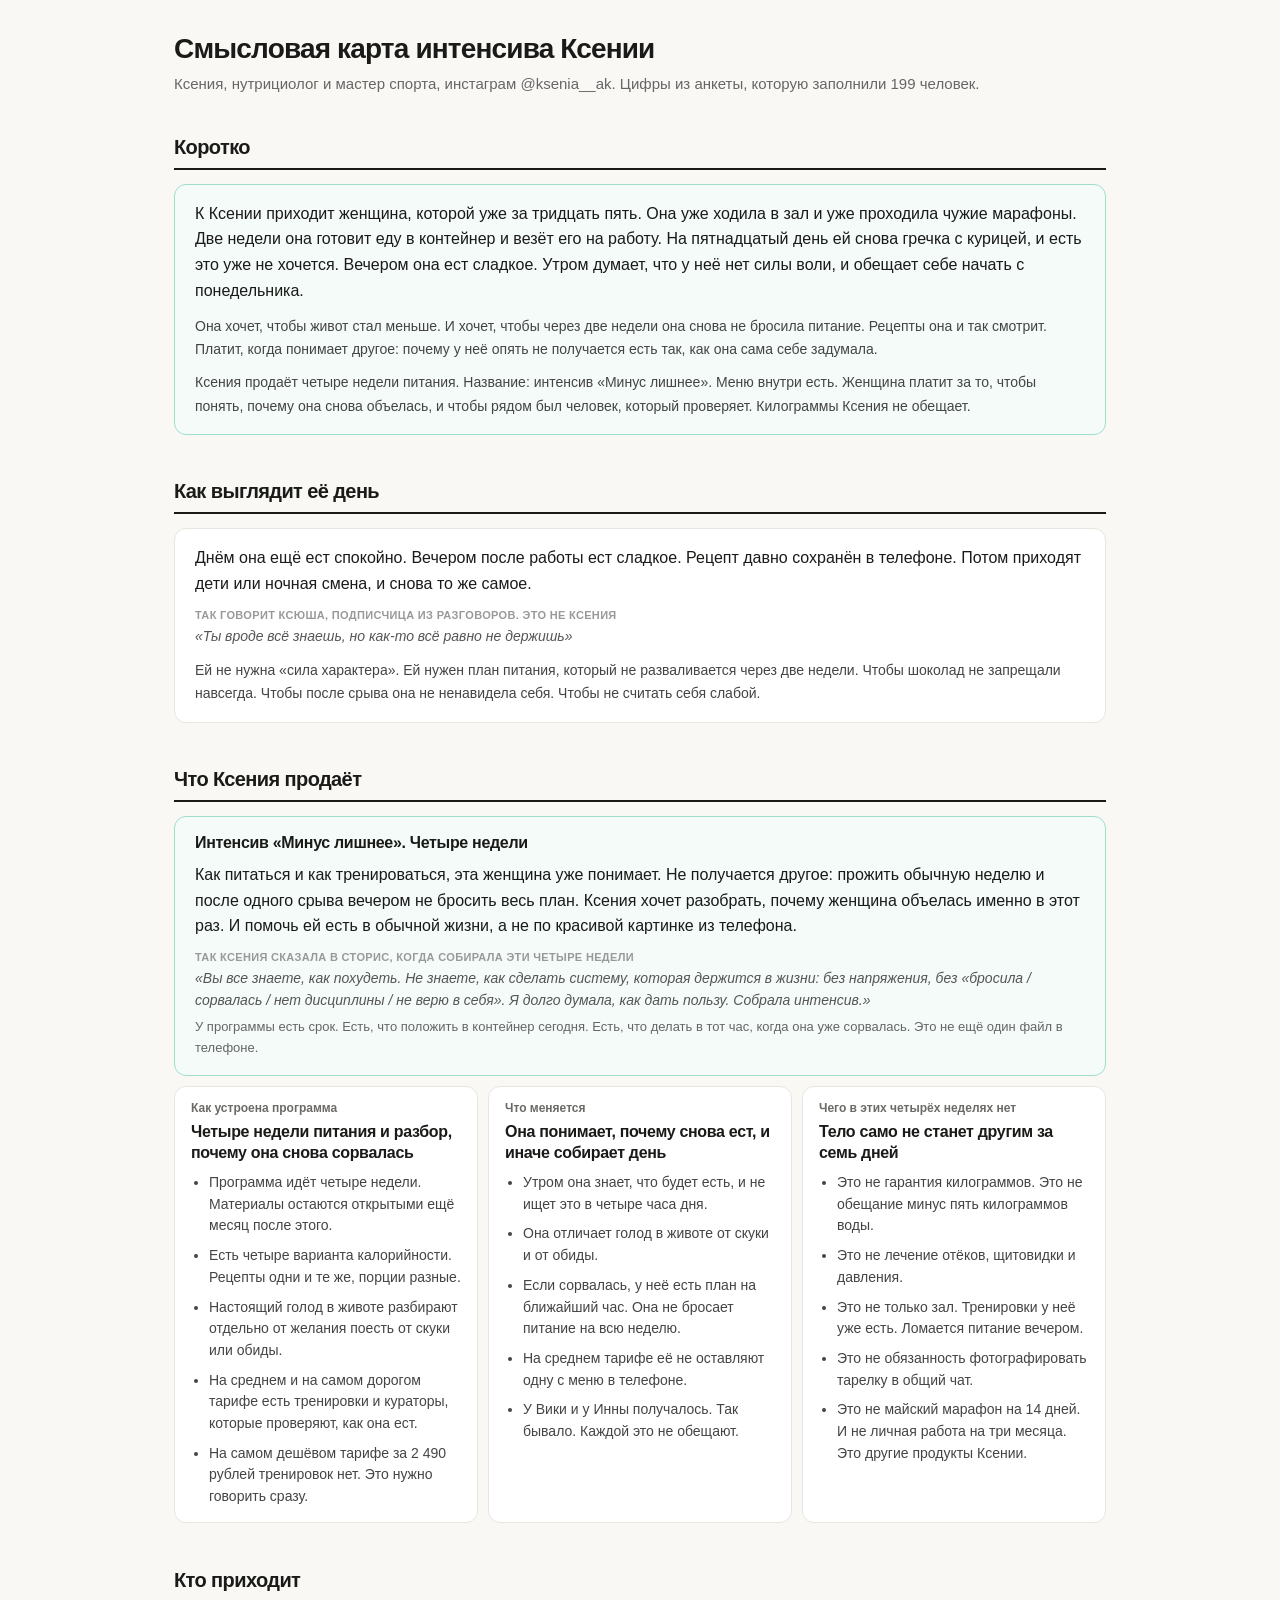
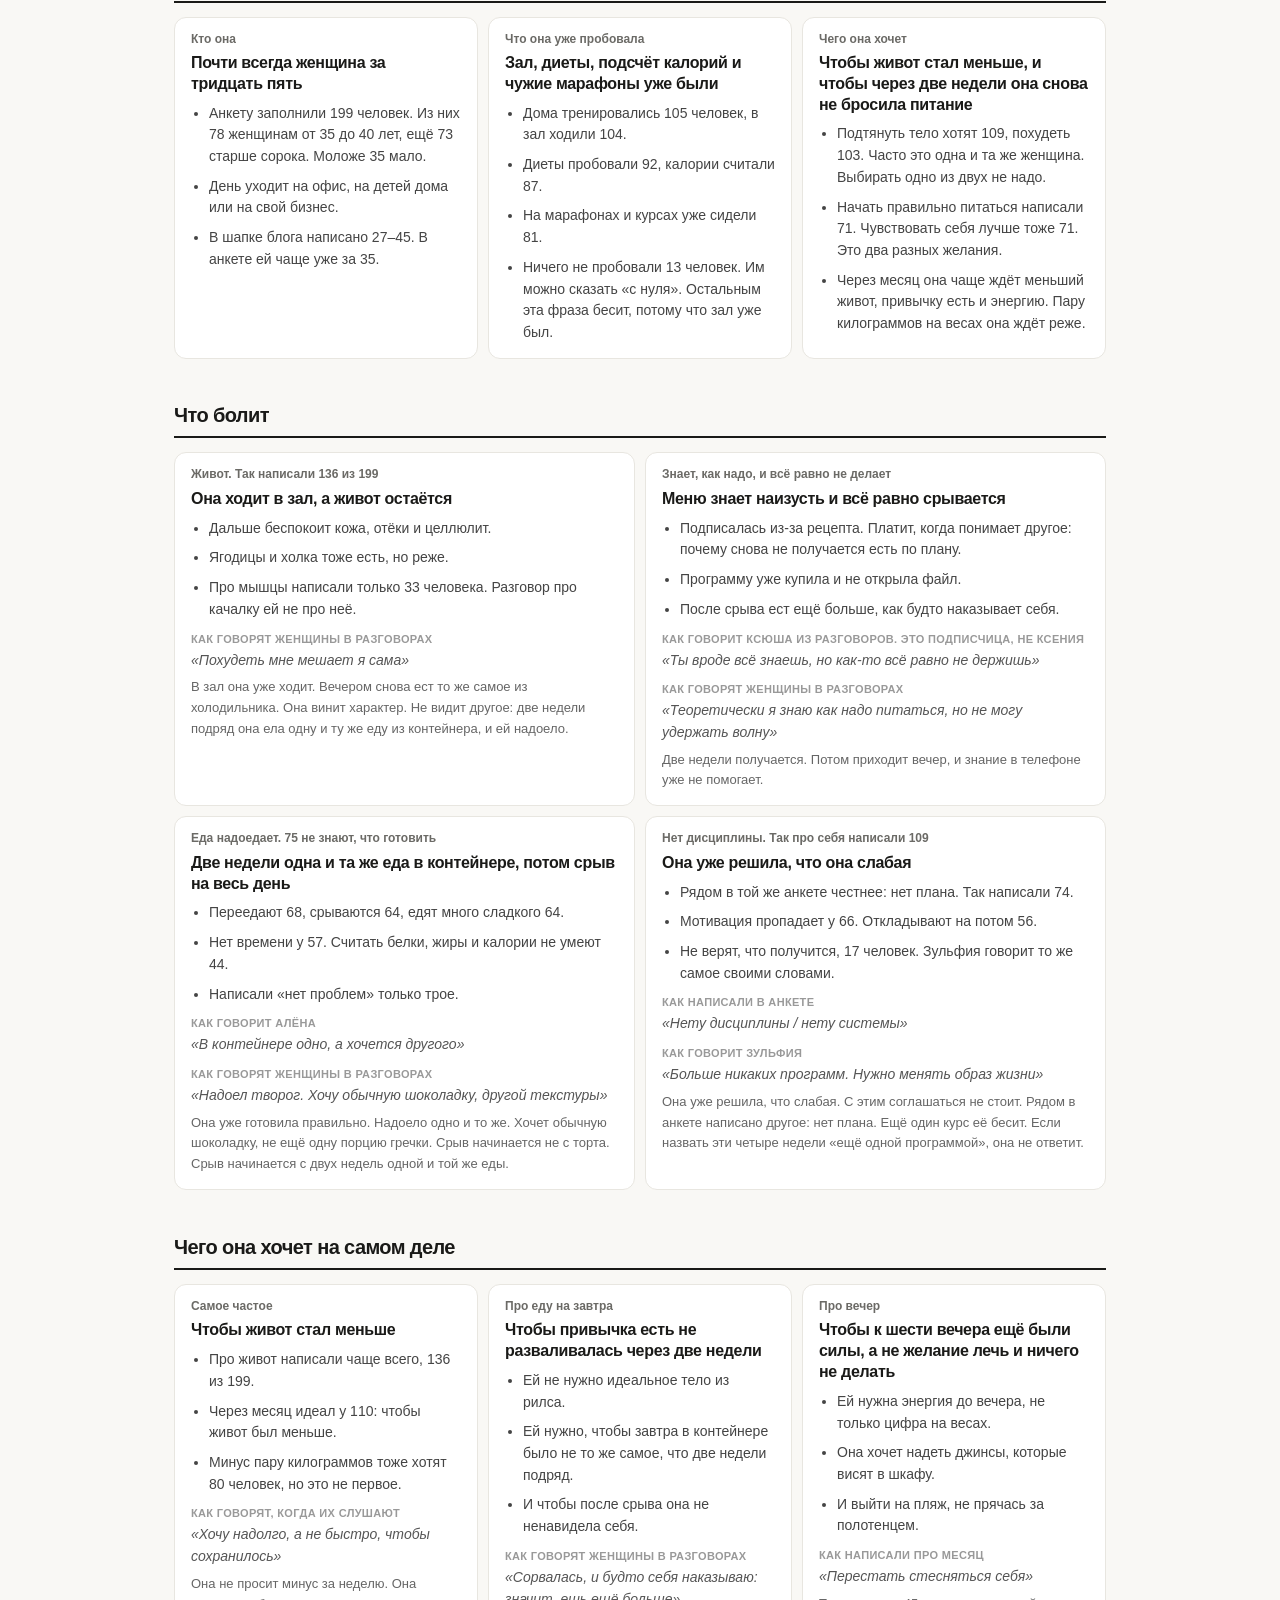
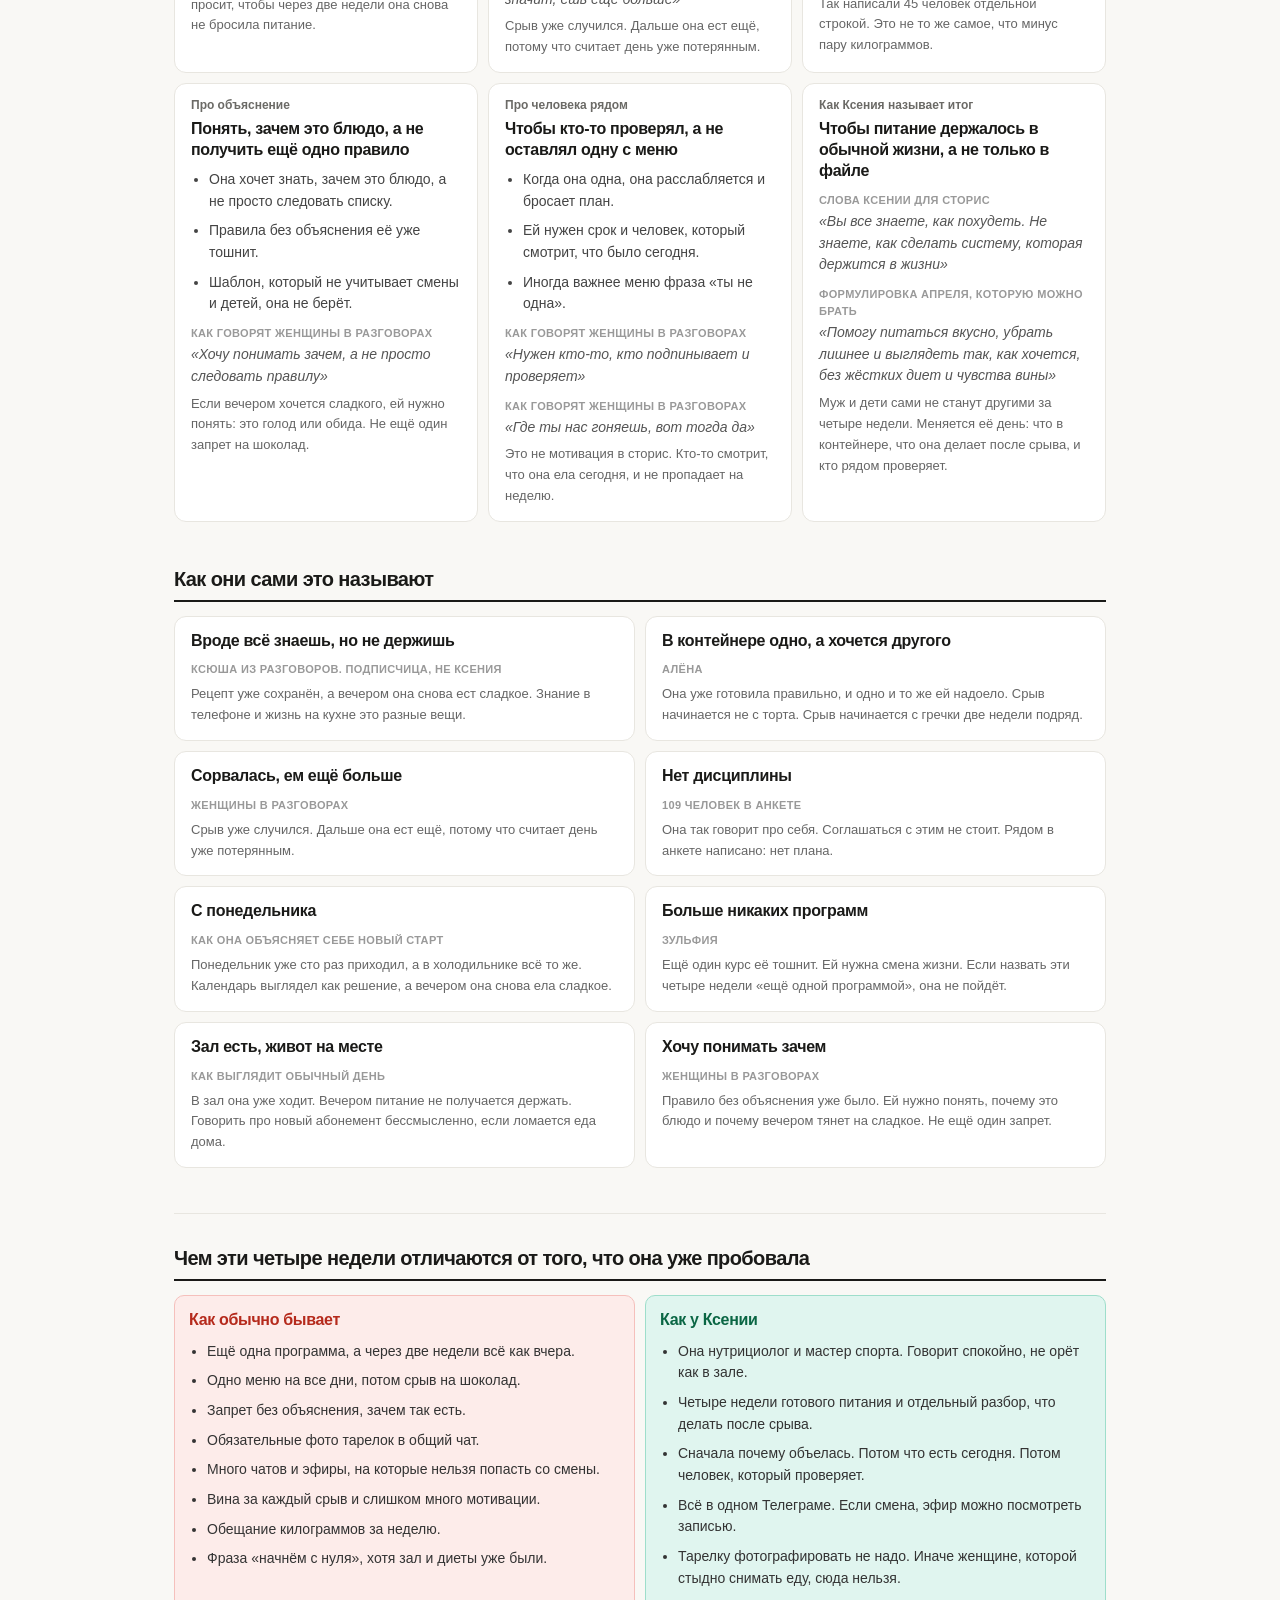
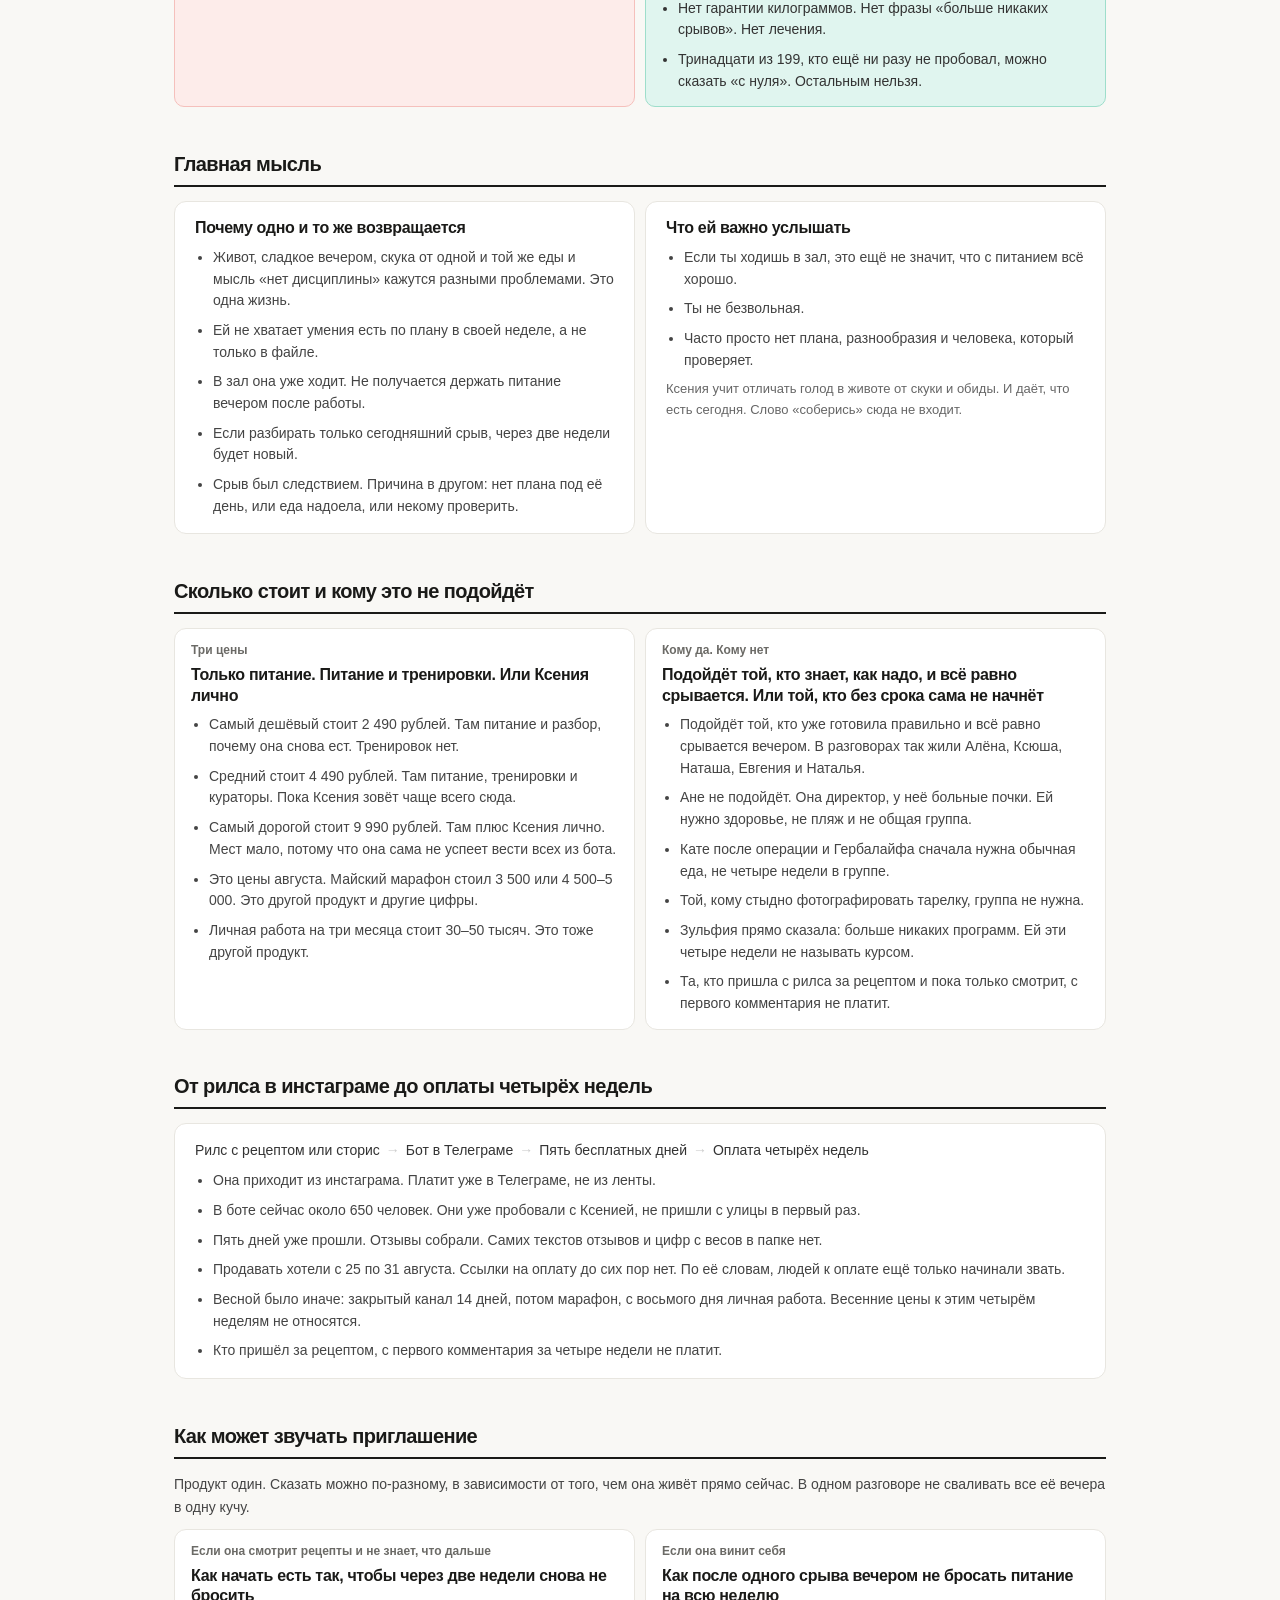
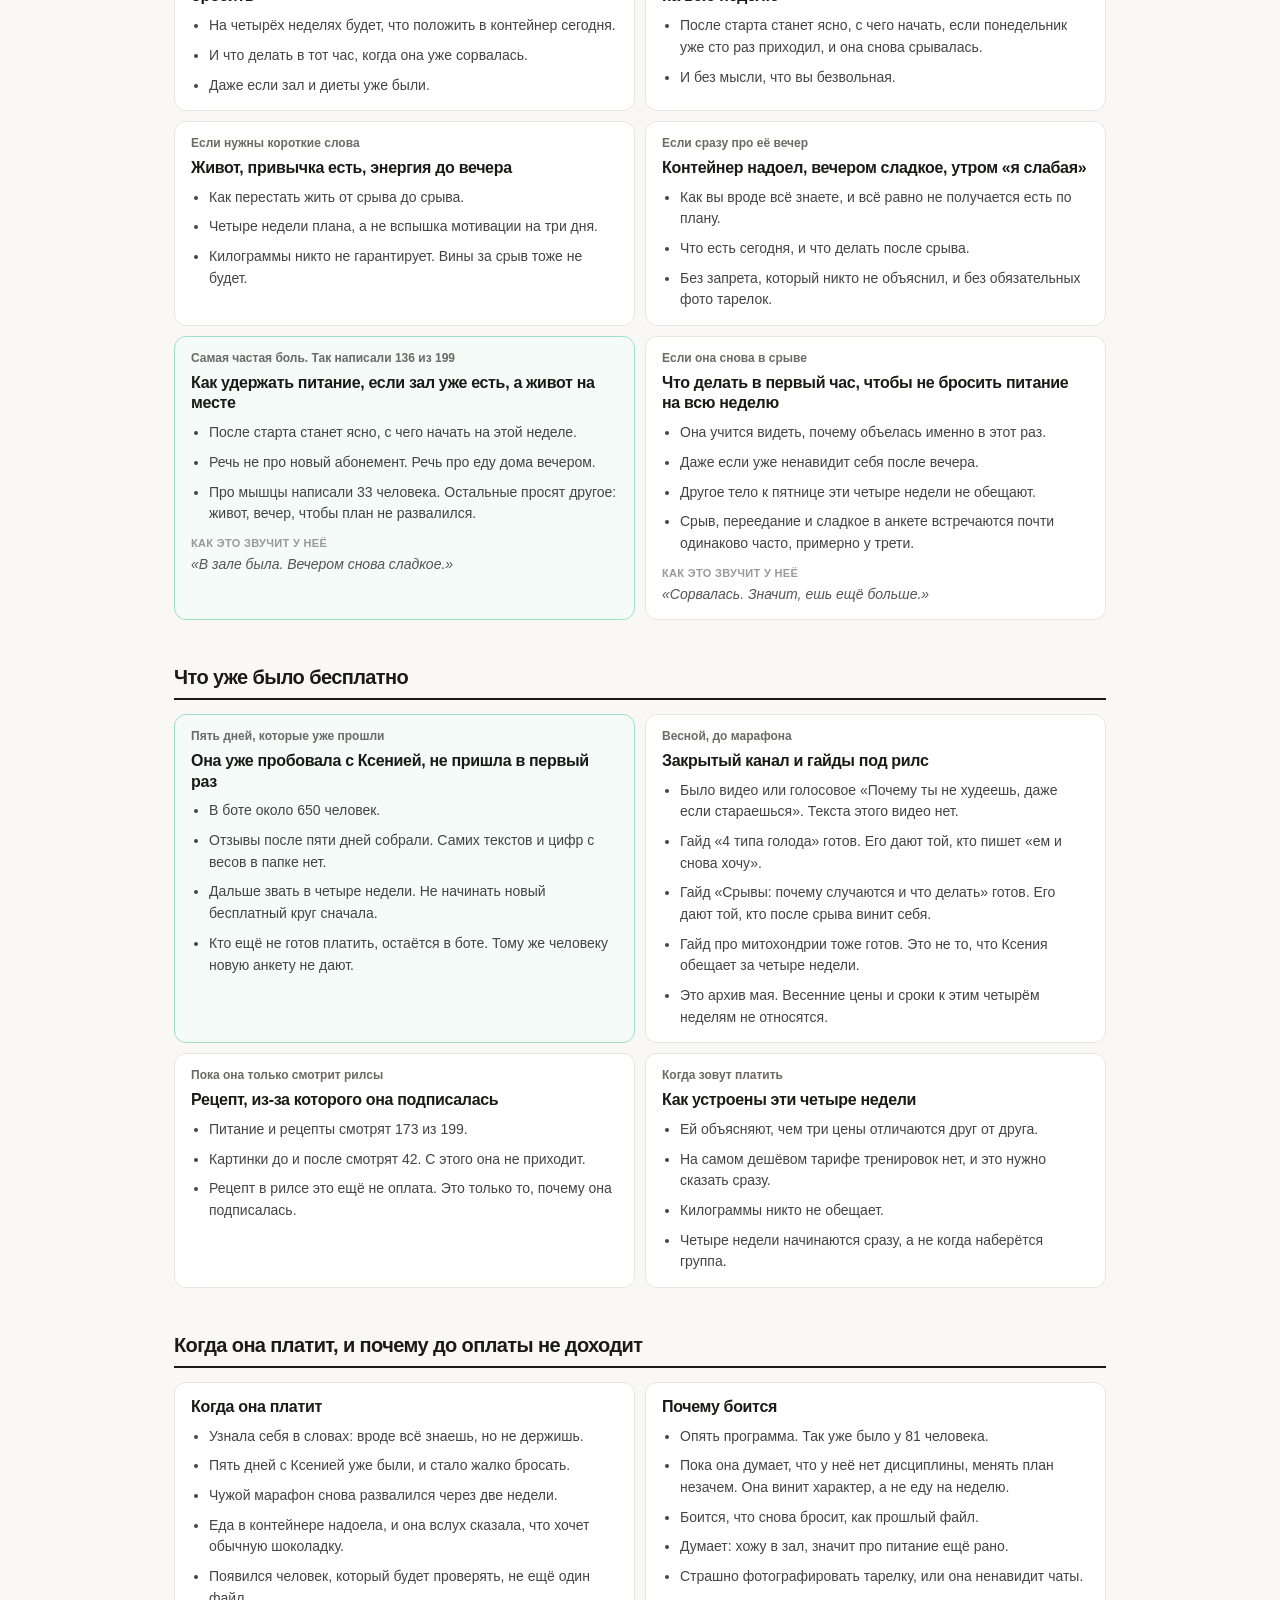
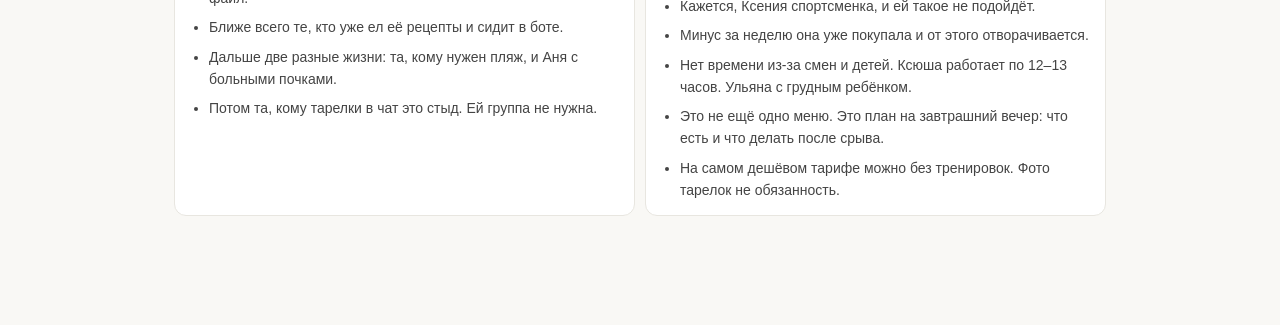
<file: karta.html>
<!DOCTYPE html>
<html lang="ru">
<head>
<meta charset="UTF-8">
<meta name="viewport" content="width=device-width, initial-scale=1">
<title>Смысловая карта. Ксения</title>
<style>
  * { box-sizing: border-box; margin: 0; padding: 0; }
  body { font-family: -apple-system, BlinkMacSystemFont, 'Segoe UI', sans-serif; background: #f9f8f5; color: #1a1a18; line-height: 1.55; }
  .page { max-width: 980px; margin: 0 auto; padding: 2rem 1.5rem 4rem; }
  h1 { font-size: 28px; font-weight: 800; margin-bottom: 6px; letter-spacing: -0.03em; line-height: 1.2; color: #1a1a18; }
  .subtitle { font-size: 15px; color: #666; margin-bottom: 2.5rem; }
  .section { margin-bottom: 2.8rem; }
  .section-label { font-size: 20px; font-weight: 800; letter-spacing: -0.03em; color: #1a1a18; margin: 0 0 14px; padding-bottom: 8px; border-bottom: 2px solid #1a1a18; line-height: 1.25; }
  .grid { display: grid; gap: 10px; }
  .g2 { grid-template-columns: 1fr 1fr; }
  .g3 { grid-template-columns: 1fr 1fr 1fr; }
  .card { background: #fff; border: 1px solid #e8e6e0; border-radius: 12px; padding: 14px 16px; }
  .card-label { font-size: 12px; font-weight: 700; color: #6b6a66; margin-bottom: 6px; line-height: 1.3; }
  .card:not(:has(.card-title)) > .card-label { font-size: 16px; font-weight: 800; color: #1a1a18; letter-spacing: -0.02em; margin-bottom: 8px; }
  .card-title { font-size: 16px; font-weight: 800; color: #1a1a18; margin-bottom: 8px; line-height: 1.3; letter-spacing: -0.02em; }
  .highlight > .card-label { font-size: 16px; font-weight: 800; color: #1a1a18; letter-spacing: -0.02em; margin-bottom: 8px; }
  .card-desc { font-size: 14px; color: #444; line-height: 1.65; }
  .theses { margin-top: 8px; padding-left: 18px; }
  .theses li { font-size: 14px; color: #444; line-height: 1.55; margin-bottom: 8px; }
  .theses li:last-child { margin-bottom: 0; }
  .vs-col .theses { margin-top: 0; }
  .vs-col .theses li { color: #333; }
  .highlight .theses { margin-top: 8px; }
  .card .theses { margin-top: 6px; }
  .src { font-size: 11px; font-weight: 600; letter-spacing: 0.03em; text-transform: uppercase; color: #999; margin-top: 10px; margin-bottom: 2px; }
  .card > .src:first-child { margin-top: 0; }
  .quote { font-style: italic; font-size: 14px; color: #555; line-height: 1.55; }
  .quote:before { content: '«'; }
  .quote:after { content: '»'; }
  .gloss { font-size: 13px; color: #666; line-height: 1.6; margin-top: 6px; }
  .highlight { background: #fff; border: 1px solid #e8e6e0; border-radius: 12px; padding: 16px 20px; }
  .big { font-size: 16px; font-weight: 500; line-height: 1.6; color: #1a1a18; }
  .arrow-row { display: flex; align-items: center; flex-wrap: wrap; gap: 6px; font-size: 14px; color: #555; margin-top: 10px; }
  .arr { color: #ccc; }
  .vs { display: flex; gap: 10px; }
  .vs-col { flex: 1; border-radius: 10px; padding: 14px; }
  .vs-bad { background: #fdecea; border: 1px solid #f5c0bc; }
  .vs-good { background: #e0f5ef; border: 1px solid #9edecb; }
  .vs-col-label { font-size: 16px; font-weight: 800; letter-spacing: -0.02em; margin-bottom: 10px; line-height: 1.3; }
  .vs-bad .vs-col-label { color: #b52a1c; }
  .vs-good .vs-col-label { color: #0a6644; }
  .pick { border-color: #9edecb; background: #f4fbf8; }
  hr { border: none; border-top: 1px solid #e8e6e0; margin: 2rem 0; }
  p.card-desc + p.card-desc { margin-top: 10px; }
  @media (max-width: 680px) {
    .g2, .g3 { grid-template-columns: 1fr; }
    .vs { flex-direction: column; }
  }
</style>
</head>
<body>
<div class="page">

  <h1>Смысловая карта интенсива Ксении</h1>
  <div class="subtitle">Ксения, нутрициолог и мастер спорта, инстаграм @ksenia__ak. Цифры из анкеты, которую заполнили 199 человек.</div>

  <div class="section">
    <h2 class="section-label">Коротко</h2>
    <div class="highlight pick">
      <p class="big">К Ксении приходит женщина, которой уже за тридцать пять. Она уже ходила в зал и уже проходила чужие марафоны. Две недели она готовит еду в контейнер и везёт его на работу. На пятнадцатый день ей снова гречка с курицей, и есть это уже не хочется. Вечером она ест сладкое. Утром думает, что у неё нет силы воли, и обещает себе начать с понедельника.</p>
      <p class="card-desc" style="margin-top:12px">Она хочет, чтобы живот стал меньше. И хочет, чтобы через две недели она снова не бросила питание. Рецепты она и так смотрит. Платит, когда понимает другое: почему у неё опять не получается есть так, как она сама себе задумала.</p>
      <p class="card-desc">Ксения продаёт четыре недели питания. Название: интенсив «Минус лишнее». Меню внутри есть. Женщина платит за то, чтобы понять, почему она снова объелась, и чтобы рядом был человек, который проверяет. Килограммы Ксения не обещает.</p>
    </div>
  </div>

  <div class="section">
    <h2 class="section-label">Как выглядит её день</h2>
    <div class="highlight">
      <p class="big">Днём она ещё ест спокойно. Вечером после работы ест сладкое. Рецепт давно сохранён в телефоне. Потом приходят дети или ночная смена, и снова то же самое.</p>
      <div class="src">Так говорит Ксюша, подписчица из разговоров. Это не Ксения</div>
      <div class="quote">Ты вроде всё знаешь, но как-то всё равно не держишь</div>
      <p class="card-desc" style="margin-top:12px">Ей не нужна «сила характера». Ей нужен план питания, который не разваливается через две недели. Чтобы шоколад не запрещали навсегда. Чтобы после срыва она не ненавидела себя. Чтобы не считать себя слабой.</p>
    </div>
  </div>

  <div class="section">
    <h2 class="section-label">Что Ксения продаёт</h2>
    <div class="highlight pick">
      <div class="card-label">Интенсив «Минус лишнее». Четыре недели</div>
      <p class="big">Как питаться и как тренироваться, эта женщина уже понимает. Не получается другое: прожить обычную неделю и после одного срыва вечером не бросить весь план. Ксения хочет разобрать, почему женщина объелась именно в этот раз. И помочь ей есть в обычной жизни, а не по красивой картинке из телефона.</p>
      <div class="src">Так Ксения сказала в сторис, когда собирала эти четыре недели</div>
      <div class="quote">Вы все знаете, как похудеть. Не знаете, как сделать систему, которая держится в жизни: без напряжения, без «бросила / сорвалась / нет дисциплины / не верю в себя». Я долго думала, как дать пользу. Собрала интенсив.</div>
      <p class="gloss">У программы есть срок. Есть, что положить в контейнер сегодня. Есть, что делать в тот час, когда она уже сорвалась. Это не ещё один файл в телефоне.</p>
    </div>
    <div class="grid g3" style="margin-top:10px">
      <div class="card">
        <div class="card-label">Как устроена программа</div>
        <h3 class="card-title">Четыре недели питания и разбор, почему она снова сорвалась</h3>
        <ul class="theses">
          <li>Программа идёт четыре недели. Материалы остаются открытыми ещё месяц после этого.</li>
          <li>Есть четыре варианта калорийности. Рецепты одни и те же, порции разные.</li>
          <li>Настоящий голод в животе разбирают отдельно от желания поесть от скуки или обиды.</li>
          <li>На среднем и на самом дорогом тарифе есть тренировки и кураторы, которые проверяют, как она ест.</li>
          <li>На самом дешёвом тарифе за 2 490 рублей тренировок нет. Это нужно говорить сразу.</li>
        </ul>
      </div>
      <div class="card">
        <div class="card-label">Что меняется</div>
        <h3 class="card-title">Она понимает, почему снова ест, и иначе собирает день</h3>
        <ul class="theses">
          <li>Утром она знает, что будет есть, и не ищет это в четыре часа дня.</li>
          <li>Она отличает голод в животе от скуки и от обиды.</li>
          <li>Если сорвалась, у неё есть план на ближайший час. Она не бросает питание на всю неделю.</li>
          <li>На среднем тарифе её не оставляют одну с меню в телефоне.</li>
          <li>У Вики и у Инны получалось. Так бывало. Каждой это не обещают.</li>
        </ul>
      </div>
      <div class="card">
        <div class="card-label">Чего в этих четырёх неделях нет</div>
        <h3 class="card-title">Тело само не станет другим за семь дней</h3>
        <ul class="theses">
          <li>Это не гарантия килограммов. Это не обещание минус пять килограммов воды.</li>
          <li>Это не лечение отёков, щитовидки и давления.</li>
          <li>Это не только зал. Тренировки у неё уже есть. Ломается питание вечером.</li>
          <li>Это не обязанность фотографировать тарелку в общий чат.</li>
          <li>Это не майский марафон на 14 дней. И не личная работа на три месяца. Это другие продукты Ксении.</li>
        </ul>
      </div>
    </div>
  </div>

  <div class="section">
    <h2 class="section-label">Кто приходит</h2>
    <div class="grid g3">
      <div class="card">
        <div class="card-label">Кто она</div>
        <h3 class="card-title">Почти всегда женщина за тридцать пять</h3>
        <ul class="theses">
          <li>Анкету заполнили 199 человек. Из них 78 женщинам от 35 до 40 лет, ещё 73 старше сорока. Моложе 35 мало.</li>
          <li>День уходит на офис, на детей дома или на свой бизнес.</li>
          <li>В шапке блога написано 27–45. В анкете ей чаще уже за 35.</li>
        </ul>
      </div>
      <div class="card">
        <div class="card-label">Что она уже пробовала</div>
        <h3 class="card-title">Зал, диеты, подсчёт калорий и чужие марафоны уже были</h3>
        <ul class="theses">
          <li>Дома тренировались 105 человек, в зал ходили 104.</li>
          <li>Диеты пробовали 92, калории считали 87.</li>
          <li>На марафонах и курсах уже сидели 81.</li>
          <li>Ничего не пробовали 13 человек. Им можно сказать «с нуля». Остальным эта фраза бесит, потому что зал уже был.</li>
        </ul>
      </div>
      <div class="card">
        <div class="card-label">Чего она хочет</div>
        <h3 class="card-title">Чтобы живот стал меньше, и чтобы через две недели она снова не бросила питание</h3>
        <ul class="theses">
          <li>Подтянуть тело хотят 109, похудеть 103. Часто это одна и та же женщина. Выбирать одно из двух не надо.</li>
          <li>Начать правильно питаться написали 71. Чувствовать себя лучше тоже 71. Это два разных желания.</li>
          <li>Через месяц она чаще ждёт меньший живот, привычку есть и энергию. Пару килограммов на весах она ждёт реже.</li>
        </ul>
      </div>
    </div>
  </div>

  <div class="section">
    <h2 class="section-label">Что болит</h2>
    <div class="grid g2">
      <div class="card">
        <div class="card-label">Живот. Так написали 136 из 199</div>
        <h3 class="card-title">Она ходит в зал, а живот остаётся</h3>
        <ul class="theses">
          <li>Дальше беспокоит кожа, отёки и целлюлит.</li>
          <li>Ягодицы и холка тоже есть, но реже.</li>
          <li>Про мышцы написали только 33 человека. Разговор про качалку ей не про неё.</li>
        </ul>
        <div class="src">Как говорят женщины в разговорах</div>
        <div class="quote">Похудеть мне мешает я сама</div>
        <p class="gloss">В зал она уже ходит. Вечером снова ест то же самое из холодильника. Она винит характер. Не видит другое: две недели подряд она ела одну и ту же еду из контейнера, и ей надоело.</p>
      </div>
      <div class="card">
        <div class="card-label">Знает, как надо, и всё равно не делает</div>
        <h3 class="card-title">Меню знает наизусть и всё равно срывается</h3>
        <ul class="theses">
          <li>Подписалась из-за рецепта. Платит, когда понимает другое: почему снова не получается есть по плану.</li>
          <li>Программу уже купила и не открыла файл.</li>
          <li>После срыва ест ещё больше, как будто наказывает себя.</li>
        </ul>
        <div class="src">Как говорит Ксюша из разговоров. Это подписчица, не Ксения</div>
        <div class="quote">Ты вроде всё знаешь, но как-то всё равно не держишь</div>
        <div class="src">Как говорят женщины в разговорах</div>
        <div class="quote">Теоретически я знаю как надо питаться, но не могу удержать волну</div>
        <p class="gloss">Две недели получается. Потом приходит вечер, и знание в телефоне уже не помогает.</p>
      </div>
      <div class="card">
        <div class="card-label">Еда надоедает. 75 не знают, что готовить</div>
        <h3 class="card-title">Две недели одна и та же еда в контейнере, потом срыв на весь день</h3>
        <ul class="theses">
          <li>Переедают 68, срываются 64, едят много сладкого 64.</li>
          <li>Нет времени у 57. Считать белки, жиры и калории не умеют 44.</li>
          <li>Написали «нет проблем» только трое.</li>
        </ul>
        <div class="src">Как говорит Алёна</div>
        <div class="quote">В контейнере одно, а хочется другого</div>
        <div class="src">Как говорят женщины в разговорах</div>
        <div class="quote">Надоел творог. Хочу обычную шоколадку, другой текстуры</div>
        <p class="gloss">Она уже готовила правильно. Надоело одно и то же. Хочет обычную шоколадку, не ещё одну порцию гречки. Срыв начинается не с торта. Срыв начинается с двух недель одной и той же еды.</p>
      </div>
      <div class="card">
        <div class="card-label">Нет дисциплины. Так про себя написали 109</div>
        <h3 class="card-title">Она уже решила, что она слабая</h3>
        <ul class="theses">
          <li>Рядом в той же анкете честнее: нет плана. Так написали 74.</li>
          <li>Мотивация пропадает у 66. Откладывают на потом 56.</li>
          <li>Не верят, что получится, 17 человек. Зульфия говорит то же самое своими словами.</li>
        </ul>
        <div class="src">Как написали в анкете</div>
        <div class="quote">Нету дисциплины / нету системы</div>
        <div class="src">Как говорит Зульфия</div>
        <div class="quote">Больше никаких программ. Нужно менять образ жизни</div>
        <p class="gloss">Она уже решила, что слабая. С этим соглашаться не стоит. Рядом в анкете написано другое: нет плана. Ещё один курс её бесит. Если назвать эти четыре недели «ещё одной программой», она не ответит.</p>
      </div>
    </div>
  </div>

  <div class="section">
    <h2 class="section-label">Чего она хочет на самом деле</h2>
    <div class="grid g3">
      <div class="card">
        <div class="card-label">Самое частое</div>
        <h3 class="card-title">Чтобы живот стал меньше</h3>
        <ul class="theses">
          <li>Про живот написали чаще всего, 136 из 199.</li>
          <li>Через месяц идеал у 110: чтобы живот был меньше.</li>
          <li>Минус пару килограммов тоже хотят 80 человек, но это не первое.</li>
        </ul>
        <div class="src">Как говорят, когда их слушают</div>
        <div class="quote">Хочу надолго, а не быстро, чтобы сохранилось</div>
        <p class="gloss">Она не просит минус за неделю. Она просит, чтобы через две недели она снова не бросила питание.</p>
      </div>
      <div class="card">
        <div class="card-label">Про еду на завтра</div>
        <h3 class="card-title">Чтобы привычка есть не разваливалась через две недели</h3>
        <ul class="theses">
          <li>Ей не нужно идеальное тело из рилса.</li>
          <li>Ей нужно, чтобы завтра в контейнере было не то же самое, что две недели подряд.</li>
          <li>И чтобы после срыва она не ненавидела себя.</li>
        </ul>
        <div class="src">Как говорят женщины в разговорах</div>
        <div class="quote">Сорвалась, и будто себя наказываю: значит, ешь ещё больше</div>
        <p class="gloss">Срыв уже случился. Дальше она ест ещё, потому что считает день уже потерянным.</p>
      </div>
      <div class="card">
        <div class="card-label">Про вечер</div>
        <h3 class="card-title">Чтобы к шести вечера ещё были силы, а не желание лечь и ничего не делать</h3>
        <ul class="theses">
          <li>Ей нужна энергия до вечера, не только цифра на весах.</li>
          <li>Она хочет надеть джинсы, которые висят в шкафу.</li>
          <li>И выйти на пляж, не прячась за полотенцем.</li>
        </ul>
        <div class="src">Как написали про месяц</div>
        <div class="quote">Перестать стесняться себя</div>
        <p class="gloss">Так написали 45 человек отдельной строкой. Это не то же самое, что минус пару килограммов.</p>
      </div>
      <div class="card">
        <div class="card-label">Про объяснение</div>
        <h3 class="card-title">Понять, зачем это блюдо, а не получить ещё одно правило</h3>
        <ul class="theses">
          <li>Она хочет знать, зачем это блюдо, а не просто следовать списку.</li>
          <li>Правила без объяснения её уже тошнит.</li>
          <li>Шаблон, который не учитывает смены и детей, она не берёт.</li>
        </ul>
        <div class="src">Как говорят женщины в разговорах</div>
        <div class="quote">Хочу понимать зачем, а не просто следовать правилу</div>
        <p class="gloss">Если вечером хочется сладкого, ей нужно понять: это голод или обида. Не ещё один запрет на шоколад.</p>
      </div>
      <div class="card">
        <div class="card-label">Про человека рядом</div>
        <h3 class="card-title">Чтобы кто-то проверял, а не оставлял одну с меню</h3>
        <ul class="theses">
          <li>Когда она одна, она расслабляется и бросает план.</li>
          <li>Ей нужен срок и человек, который смотрит, что было сегодня.</li>
          <li>Иногда важнее меню фраза «ты не одна».</li>
        </ul>
        <div class="src">Как говорят женщины в разговорах</div>
        <div class="quote">Нужен кто-то, кто подпинывает и проверяет</div>
        <div class="src">Как говорят женщины в разговорах</div>
        <div class="quote">Где ты нас гоняешь, вот тогда да</div>
        <p class="gloss">Это не мотивация в сторис. Кто-то смотрит, что она ела сегодня, и не пропадает на неделю.</p>
      </div>
      <div class="card">
        <div class="card-label">Как Ксения называет итог</div>
        <h3 class="card-title">Чтобы питание держалось в обычной жизни, а не только в файле</h3>
        <div class="src">Слова Ксении для сторис</div>
        <div class="quote">Вы все знаете, как похудеть. Не знаете, как сделать систему, которая держится в жизни</div>
        <div class="src">Формулировка апреля, которую можно брать</div>
        <div class="quote">Помогу питаться вкусно, убрать лишнее и выглядеть так, как хочется, без жёстких диет и чувства вины</div>
        <p class="gloss">Муж и дети сами не станут другими за четыре недели. Меняется её день: что в контейнере, что она делает после срыва, и кто рядом проверяет.</p>
      </div>
    </div>
  </div>

  <div class="section">
    <h2 class="section-label">Как они сами это называют</h2>
    <div class="grid g2">
      <div class="card">
        <h3 class="card-title">Вроде всё знаешь, но не держишь</h3>
        <div class="src">Ксюша из разговоров. Подписчица, не Ксения</div>
        <p class="gloss">Рецепт уже сохранён, а вечером она снова ест сладкое. Знание в телефоне и жизнь на кухне это разные вещи.</p>
      </div>
      <div class="card">
        <h3 class="card-title">В контейнере одно, а хочется другого</h3>
        <div class="src">Алёна</div>
        <p class="gloss">Она уже готовила правильно, и одно и то же ей надоело. Срыв начинается не с торта. Срыв начинается с гречки две недели подряд.</p>
      </div>
      <div class="card">
        <h3 class="card-title">Сорвалась, ем ещё больше</h3>
        <div class="src">Женщины в разговорах</div>
        <p class="gloss">Срыв уже случился. Дальше она ест ещё, потому что считает день уже потерянным.</p>
      </div>
      <div class="card">
        <h3 class="card-title">Нет дисциплины</h3>
        <div class="src">109 человек в анкете</div>
        <p class="gloss">Она так говорит про себя. Соглашаться с этим не стоит. Рядом в анкете написано: нет плана.</p>
      </div>
      <div class="card">
        <h3 class="card-title">С понедельника</h3>
        <div class="src">Как она объясняет себе новый старт</div>
        <p class="gloss">Понедельник уже сто раз приходил, а в холодильнике всё то же. Календарь выглядел как решение, а вечером она снова ела сладкое.</p>
      </div>
      <div class="card">
        <h3 class="card-title">Больше никаких программ</h3>
        <div class="src">Зульфия</div>
        <p class="gloss">Ещё один курс её тошнит. Ей нужна смена жизни. Если назвать эти четыре недели «ещё одной программой», она не пойдёт.</p>
      </div>
      <div class="card">
        <h3 class="card-title">Зал есть, живот на месте</h3>
        <div class="src">Как выглядит обычный день</div>
        <p class="gloss">В зал она уже ходит. Вечером питание не получается держать. Говорить про новый абонемент бессмысленно, если ломается еда дома.</p>
      </div>
      <div class="card">
        <h3 class="card-title">Хочу понимать зачем</h3>
        <div class="src">Женщины в разговорах</div>
        <p class="gloss">Правило без объяснения уже было. Ей нужно понять, почему это блюдо и почему вечером тянет на сладкое. Не ещё один запрет.</p>
      </div>
    </div>
  </div>

  <hr>

  <div class="section">
    <h2 class="section-label">Чем эти четыре недели отличаются от того, что она уже пробовала</h2>
    <div class="vs">
      <div class="vs-col vs-bad">
        <h3 class="vs-col-label">Как обычно бывает</h3>
        <ul class="theses">
          <li>Ещё одна программа, а через две недели всё как вчера.</li>
          <li>Одно меню на все дни, потом срыв на шоколад.</li>
          <li>Запрет без объяснения, зачем так есть.</li>
          <li>Обязательные фото тарелок в общий чат.</li>
          <li>Много чатов и эфиры, на которые нельзя попасть со смены.</li>
          <li>Вина за каждый срыв и слишком много мотивации.</li>
          <li>Обещание килограммов за неделю.</li>
          <li>Фраза «начнём с нуля», хотя зал и диеты уже были.</li>
        </ul>
      </div>
      <div class="vs-col vs-good">
        <h3 class="vs-col-label">Как у Ксении</h3>
        <ul class="theses">
          <li>Она нутрициолог и мастер спорта. Говорит спокойно, не орёт как в зале.</li>
          <li>Четыре недели готового питания и отдельный разбор, что делать после срыва.</li>
          <li>Сначала почему объелась. Потом что есть сегодня. Потом человек, который проверяет.</li>
          <li>Всё в одном Телеграме. Если смена, эфир можно посмотреть записью.</li>
          <li>Тарелку фотографировать не надо. Иначе женщине, которой стыдно снимать еду, сюда нельзя.</li>
          <li>Нет гарантии килограммов. Нет фразы «больше никаких срывов». Нет лечения.</li>
          <li>Тринадцати из 199, кто ещё ни разу не пробовал, можно сказать «с нуля». Остальным нельзя.</li>
        </ul>
      </div>
    </div>
  </div>

  <div class="section">
    <h2 class="section-label">Главная мысль</h2>
    <div class="grid g2">
      <div class="highlight">
        <div class="card-label">Почему одно и то же возвращается</div>
        <ul class="theses">
          <li>Живот, сладкое вечером, скука от одной и той же еды и мысль «нет дисциплины» кажутся разными проблемами. Это одна жизнь.</li>
          <li>Ей не хватает умения есть по плану в своей неделе, а не только в файле.</li>
          <li>В зал она уже ходит. Не получается держать питание вечером после работы.</li>
          <li>Если разбирать только сегодняшний срыв, через две недели будет новый.</li>
          <li>Срыв был следствием. Причина в другом: нет плана под её день, или еда надоела, или некому проверить.</li>
        </ul>
      </div>
      <div class="highlight">
        <div class="card-label">Что ей важно услышать</div>
        <ul class="theses">
          <li>Если ты ходишь в зал, это ещё не значит, что с питанием всё хорошо.</li>
          <li>Ты не безвольная.</li>
          <li>Часто просто нет плана, разнообразия и человека, который проверяет.</li>
        </ul>
        <p class="gloss" style="margin-top:8px">Ксения учит отличать голод в животе от скуки и обиды. И даёт, что есть сегодня. Слово «соберись» сюда не входит.</p>
      </div>
    </div>
  </div>

  <div class="section">
    <h2 class="section-label">Сколько стоит и кому это не подойдёт</h2>
    <div class="grid g2">
      <div class="card">
        <div class="card-label">Три цены</div>
        <h3 class="card-title">Только питание. Питание и тренировки. Или Ксения лично</h3>
        <ul class="theses">
          <li>Самый дешёвый стоит 2 490 рублей. Там питание и разбор, почему она снова ест. Тренировок нет.</li>
          <li>Средний стоит 4 490 рублей. Там питание, тренировки и кураторы. Пока Ксения зовёт чаще всего сюда.</li>
          <li>Самый дорогой стоит 9 990 рублей. Там плюс Ксения лично. Мест мало, потому что она сама не успеет вести всех из бота.</li>
          <li>Это цены августа. Майский марафон стоил 3 500 или 4 500–5 000. Это другой продукт и другие цифры.</li>
          <li>Личная работа на три месяца стоит 30–50 тысяч. Это тоже другой продукт.</li>
        </ul>
      </div>
      <div class="card">
        <div class="card-label">Кому да. Кому нет</div>
        <h3 class="card-title">Подойдёт той, кто знает, как надо, и всё равно срывается. Или той, кто без срока сама не начнёт</h3>
        <ul class="theses">
          <li>Подойдёт той, кто уже готовила правильно и всё равно срывается вечером. В разговорах так жили Алёна, Ксюша, Наташа, Евгения и Наталья.</li>
          <li>Ане не подойдёт. Она директор, у неё больные почки. Ей нужно здоровье, не пляж и не общая группа.</li>
          <li>Кате после операции и Гербалайфа сначала нужна обычная еда, не четыре недели в группе.</li>
          <li>Той, кому стыдно фотографировать тарелку, группа не нужна.</li>
          <li>Зульфия прямо сказала: больше никаких программ. Ей эти четыре недели не называть курсом.</li>
          <li>Та, кто пришла с рилса за рецептом и пока только смотрит, с первого комментария не платит.</li>
        </ul>
      </div>
    </div>
  </div>

  <div class="section">
    <h2 class="section-label">От рилса в инстаграме до оплаты четырёх недель</h2>
    <div class="highlight">
      <div class="arrow-row" style="margin-top:0; color:#333">
        <span>Рилс с рецептом или сторис</span>
        <span class="arr">→</span>
        <span>Бот в Телеграме</span>
        <span class="arr">→</span>
        <span>Пять бесплатных дней</span>
        <span class="arr">→</span>
        <span>Оплата четырёх недель</span>
      </div>
      <ul class="theses">
        <li>Она приходит из инстаграма. Платит уже в Телеграме, не из ленты.</li>
        <li>В боте сейчас около 650 человек. Они уже пробовали с Ксенией, не пришли с улицы в первый раз.</li>
        <li>Пять дней уже прошли. Отзывы собрали. Самих текстов отзывов и цифр с весов в папке нет.</li>
        <li>Продавать хотели с 25 по 31 августа. Ссылки на оплату до сих пор нет. По её словам, людей к оплате ещё только начинали звать.</li>
        <li>Весной было иначе: закрытый канал 14 дней, потом марафон, с восьмого дня личная работа. Весенние цены к этим четырём неделям не относятся.</li>
        <li>Кто пришёл за рецептом, с первого комментария за четыре недели не платит.</li>
      </ul>
    </div>
  </div>

  <div class="section">
    <h2 class="section-label">Как может звучать приглашение</h2>
    <p class="card-desc" style="margin-bottom:10px">Продукт один. Сказать можно по-разному, в зависимости от того, чем она живёт прямо сейчас. В одном разговоре не сваливать все её вечера в одну кучу.</p>
    <div class="grid g2">
      <div class="card">
        <div class="card-label">Если она смотрит рецепты и не знает, что дальше</div>
        <h3 class="card-title">Как начать есть так, чтобы через две недели снова не бросить</h3>
        <ul class="theses">
          <li>На четырёх неделях будет, что положить в контейнер сегодня.</li>
          <li>И что делать в тот час, когда она уже сорвалась.</li>
          <li>Даже если зал и диеты уже были.</li>
        </ul>
      </div>
      <div class="card">
        <div class="card-label">Если она винит себя</div>
        <h3 class="card-title">Как после одного срыва вечером не бросать питание на всю неделю</h3>
        <ul class="theses">
          <li>После старта станет ясно, с чего начать, если понедельник уже сто раз приходил, и она снова срывалась.</li>
          <li>И без мысли, что вы безвольная.</li>
        </ul>
      </div>
      <div class="card">
        <div class="card-label">Если нужны короткие слова</div>
        <h3 class="card-title">Живот, привычка есть, энергия до вечера</h3>
        <ul class="theses">
          <li>Как перестать жить от срыва до срыва.</li>
          <li>Четыре недели плана, а не вспышка мотивации на три дня.</li>
          <li>Килограммы никто не гарантирует. Вины за срыв тоже не будет.</li>
        </ul>
      </div>
      <div class="card">
        <div class="card-label">Если сразу про её вечер</div>
        <h3 class="card-title">Контейнер надоел, вечером сладкое, утром «я слабая»</h3>
        <ul class="theses">
          <li>Как вы вроде всё знаете, и всё равно не получается есть по плану.</li>
          <li>Что есть сегодня, и что делать после срыва.</li>
          <li>Без запрета, который никто не объяснил, и без обязательных фото тарелок.</li>
        </ul>
      </div>
      <div class="card pick">
        <div class="card-label">Самая частая боль. Так написали 136 из 199</div>
        <h3 class="card-title">Как удержать питание, если зал уже есть, а живот на месте</h3>
        <ul class="theses">
          <li>После старта станет ясно, с чего начать на этой неделе.</li>
          <li>Речь не про новый абонемент. Речь про еду дома вечером.</li>
          <li>Про мышцы написали 33 человека. Остальные просят другое: живот, вечер, чтобы план не развалился.</li>
        </ul>
        <div class="src">Как это звучит у неё</div>
        <div class="quote">В зале была. Вечером снова сладкое.</div>
      </div>
      <div class="card">
        <div class="card-label">Если она снова в срыве</div>
        <h3 class="card-title">Что делать в первый час, чтобы не бросить питание на всю неделю</h3>
        <ul class="theses">
          <li>Она учится видеть, почему объелась именно в этот раз.</li>
          <li>Даже если уже ненавидит себя после вечера.</li>
          <li>Другое тело к пятнице эти четыре недели не обещают.</li>
          <li>Срыв, переедание и сладкое в анкете встречаются почти одинаково часто, примерно у трети.</li>
        </ul>
        <div class="src">Как это звучит у неё</div>
        <div class="quote">Сорвалась. Значит, ешь ещё больше.</div>
      </div>
    </div>
  </div>

  <div class="section">
    <h2 class="section-label">Что уже было бесплатно</h2>
    <div class="grid g2">
      <div class="card pick">
        <div class="card-label">Пять дней, которые уже прошли</div>
        <h3 class="card-title">Она уже пробовала с Ксенией, не пришла в первый раз</h3>
        <ul class="theses">
          <li>В боте около 650 человек.</li>
          <li>Отзывы после пяти дней собрали. Самих текстов и цифр с весов в папке нет.</li>
          <li>Дальше звать в четыре недели. Не начинать новый бесплатный круг сначала.</li>
          <li>Кто ещё не готов платить, остаётся в боте. Тому же человеку новую анкету не дают.</li>
        </ul>
      </div>
      <div class="card">
        <div class="card-label">Весной, до марафона</div>
        <h3 class="card-title">Закрытый канал и гайды под рилс</h3>
        <ul class="theses">
          <li>Было видео или голосовое «Почему ты не худеешь, даже если стараешься». Текста этого видео нет.</li>
          <li>Гайд «4 типа голода» готов. Его дают той, кто пишет «ем и снова хочу».</li>
          <li>Гайд «Срывы: почему случаются и что делать» готов. Его дают той, кто после срыва винит себя.</li>
          <li>Гайд про митохондрии тоже готов. Это не то, что Ксения обещает за четыре недели.</li>
          <li>Это архив мая. Весенние цены и сроки к этим четырём неделям не относятся.</li>
        </ul>
      </div>
    </div>
    <div class="grid g2" style="margin-top:10px">
      <div class="card">
        <div class="card-label">Пока она только смотрит рилсы</div>
        <h3 class="card-title">Рецепт, из-за которого она подписалась</h3>
        <ul class="theses">
          <li>Питание и рецепты смотрят 173 из 199.</li>
          <li>Картинки до и после смотрят 42. С этого она не приходит.</li>
          <li>Рецепт в рилсе это ещё не оплата. Это только то, почему она подписалась.</li>
        </ul>
      </div>
      <div class="card">
        <div class="card-label">Когда зовут платить</div>
        <h3 class="card-title">Как устроены эти четыре недели</h3>
        <ul class="theses">
          <li>Ей объясняют, чем три цены отличаются друг от друга.</li>
          <li>На самом дешёвом тарифе тренировок нет, и это нужно сказать сразу.</li>
          <li>Килограммы никто не обещает.</li>
          <li>Четыре недели начинаются сразу, а не когда наберётся группа.</li>
        </ul>
      </div>
    </div>
  </div>

  <div class="section">
    <h2 class="section-label">Когда она платит, и почему до оплаты не доходит</h2>
    <div class="grid g2">
      <div class="card">
        <div class="card-label">Когда она платит</div>
        <ul class="theses">
          <li>Узнала себя в словах: вроде всё знаешь, но не держишь.</li>
          <li>Пять дней с Ксенией уже были, и стало жалко бросать.</li>
          <li>Чужой марафон снова развалился через две недели.</li>
          <li>Еда в контейнере надоела, и она вслух сказала, что хочет обычную шоколадку.</li>
          <li>Появился человек, который будет проверять, не ещё один файл.</li>
          <li>Ближе всего те, кто уже ел её рецепты и сидит в боте.</li>
          <li>Дальше две разные жизни: та, кому нужен пляж, и Аня с больными почками.</li>
          <li>Потом та, кому тарелки в чат это стыд. Ей группа не нужна.</li>
        </ul>
      </div>
      <div class="card">
        <div class="card-label">Почему боится</div>
        <ul class="theses">
          <li>Опять программа. Так уже было у 81 человека.</li>
          <li>Пока она думает, что у неё нет дисциплины, менять план незачем. Она винит характер, а не еду на неделю.</li>
          <li>Боится, что снова бросит, как прошлый файл.</li>
          <li>Думает: хожу в зал, значит про питание ещё рано.</li>
          <li>Страшно фотографировать тарелку, или она ненавидит чаты.</li>
          <li>Кажется, Ксения спортсменка, и ей такое не подойдёт.</li>
          <li>Минус за неделю она уже покупала и от этого отворачивается.</li>
          <li>Нет времени из-за смен и детей. Ксюша работает по 12–13 часов. Ульяна с грудным ребёнком.</li>
          <li>Это не ещё одно меню. Это план на завтрашний вечер: что есть и что делать после срыва.</li>
          <li>На самом дешёвом тарифе можно без тренировок. Фото тарелок не обязанность.</li>
        </ul>
      </div>
    </div>
  </div>

</div>
</body>
</html>
</file>
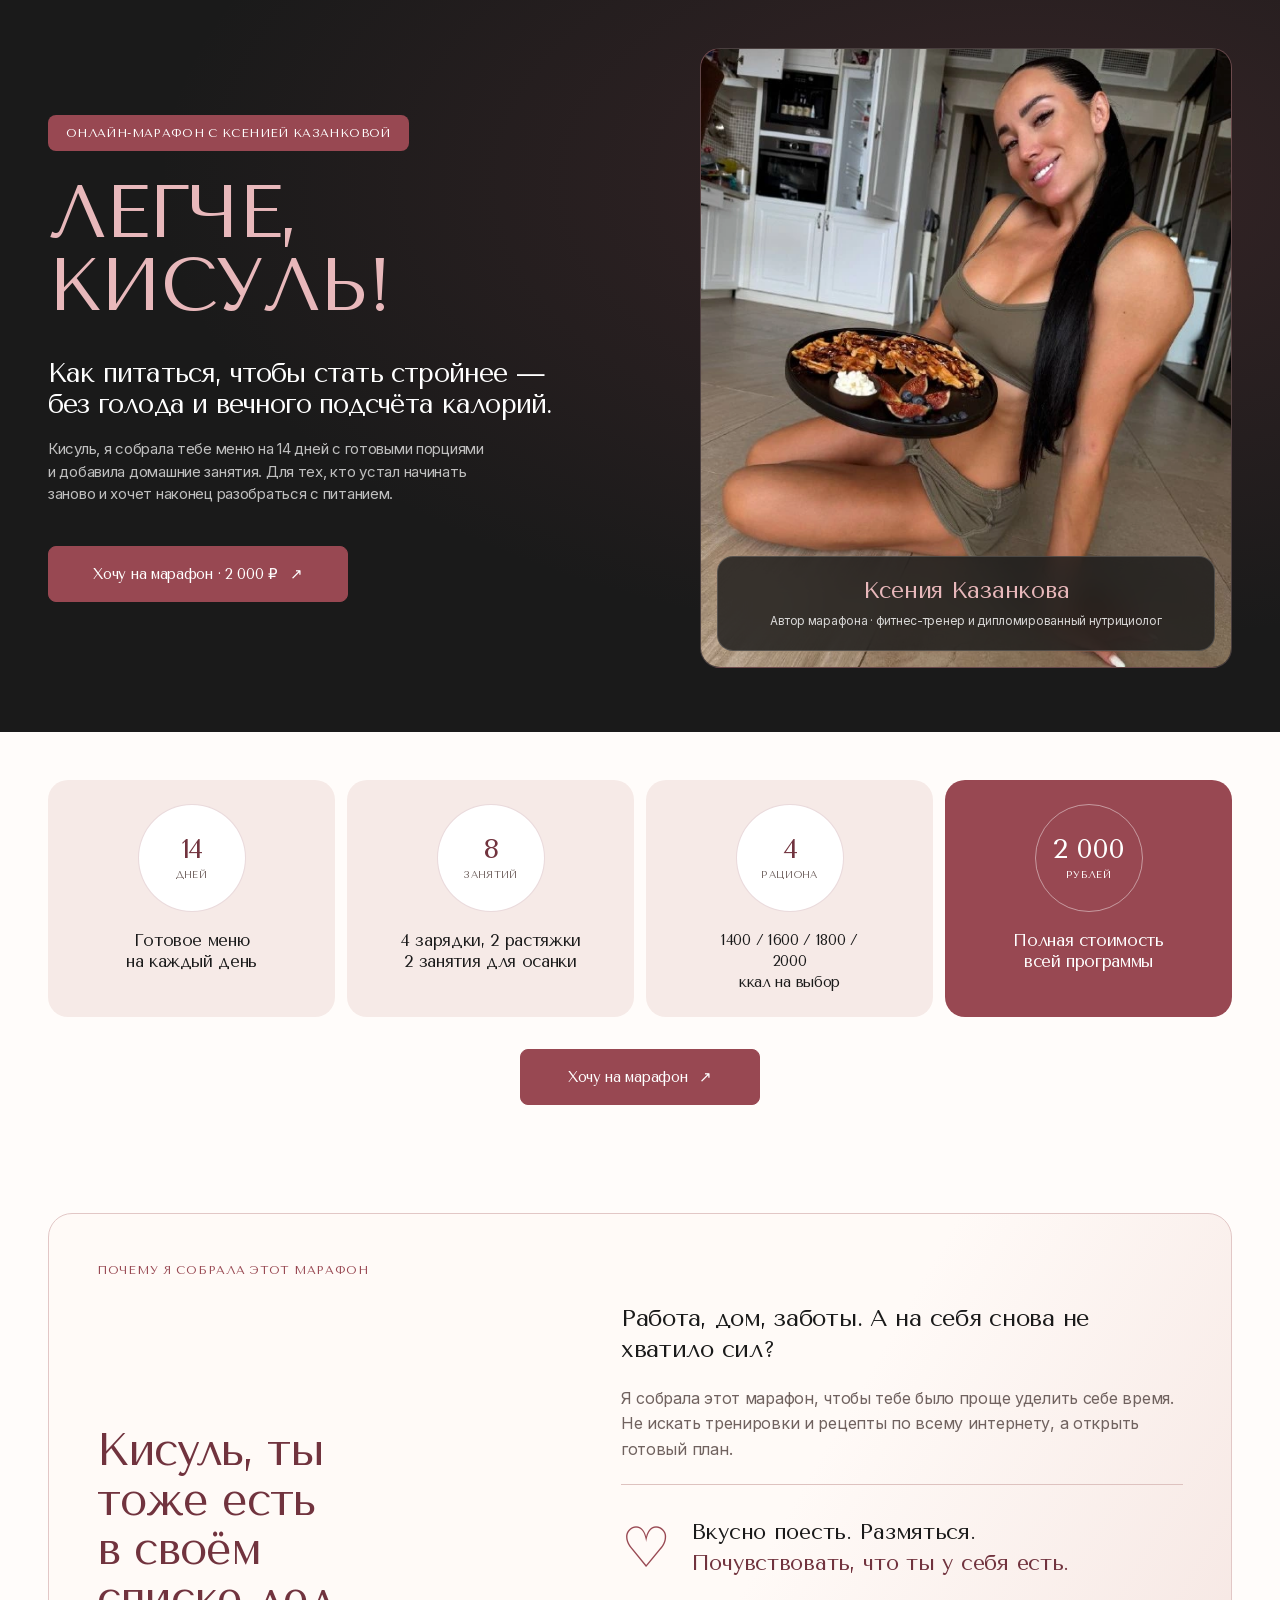
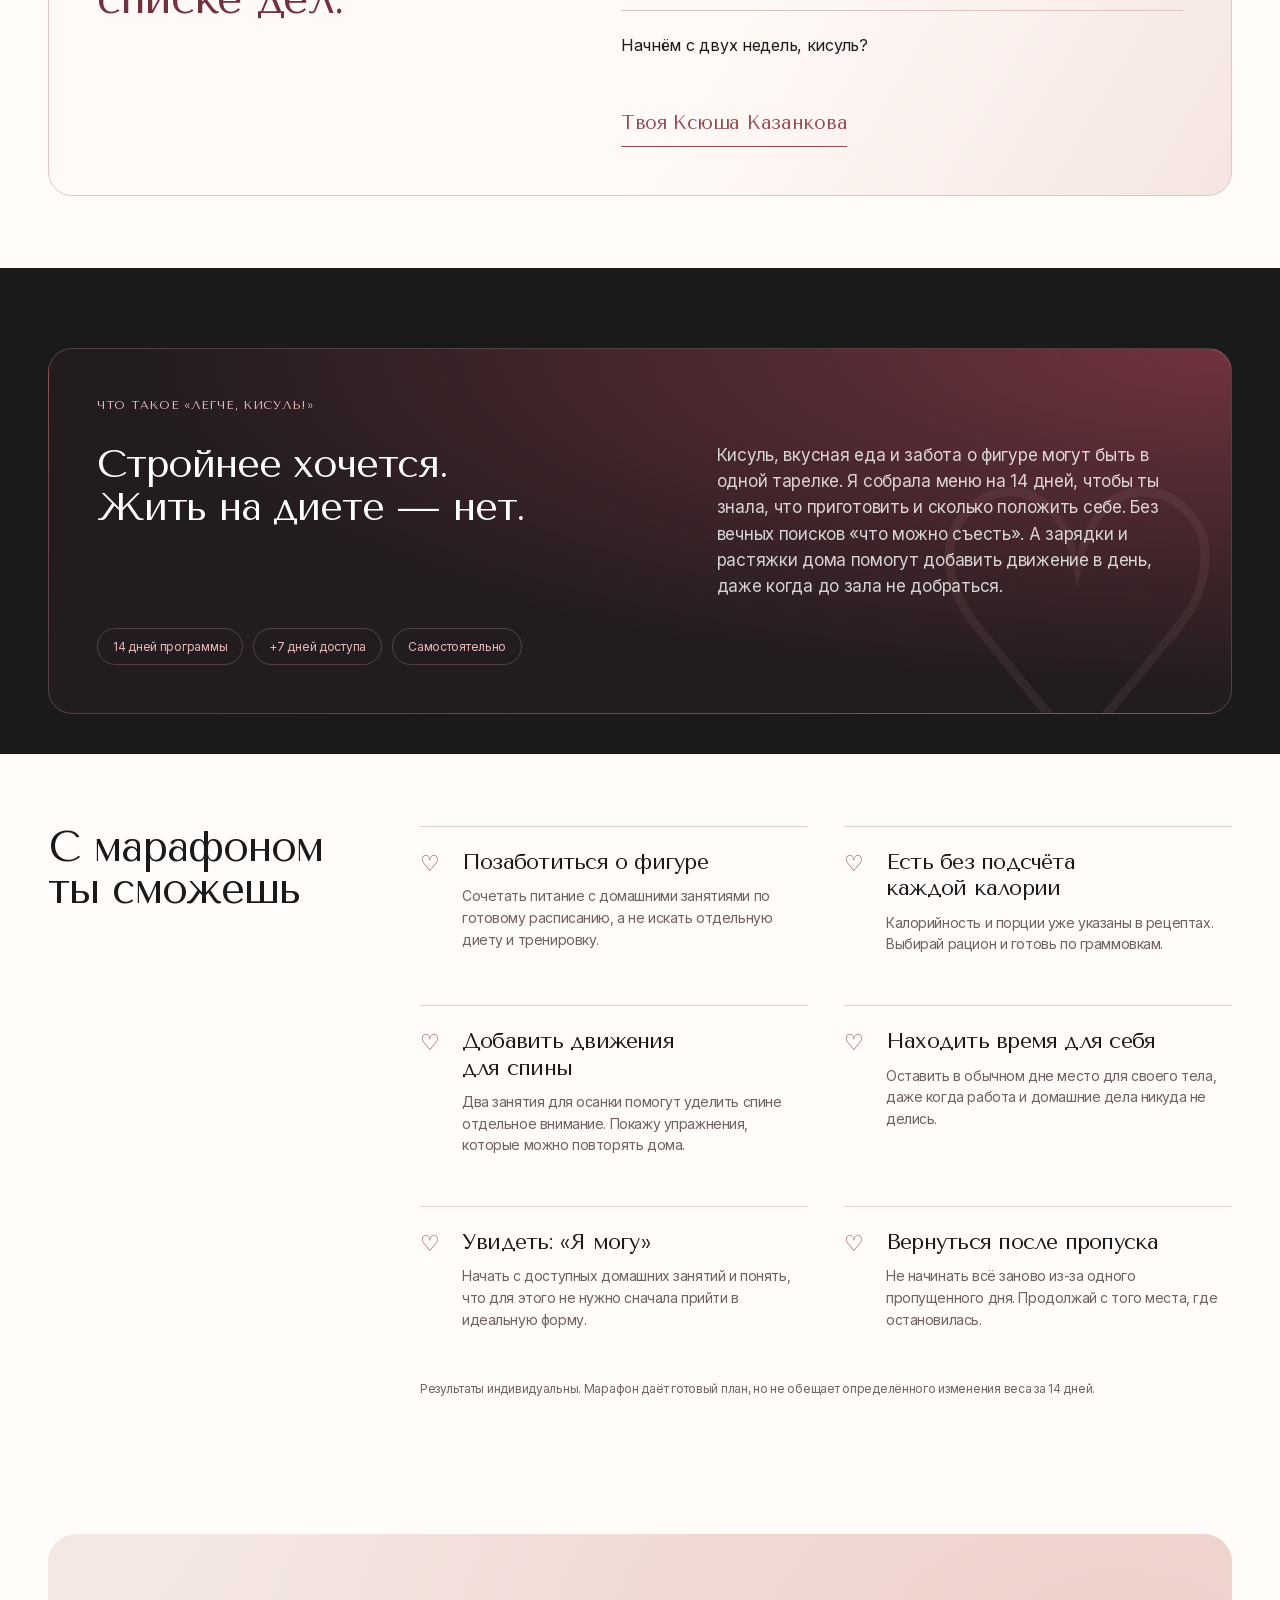
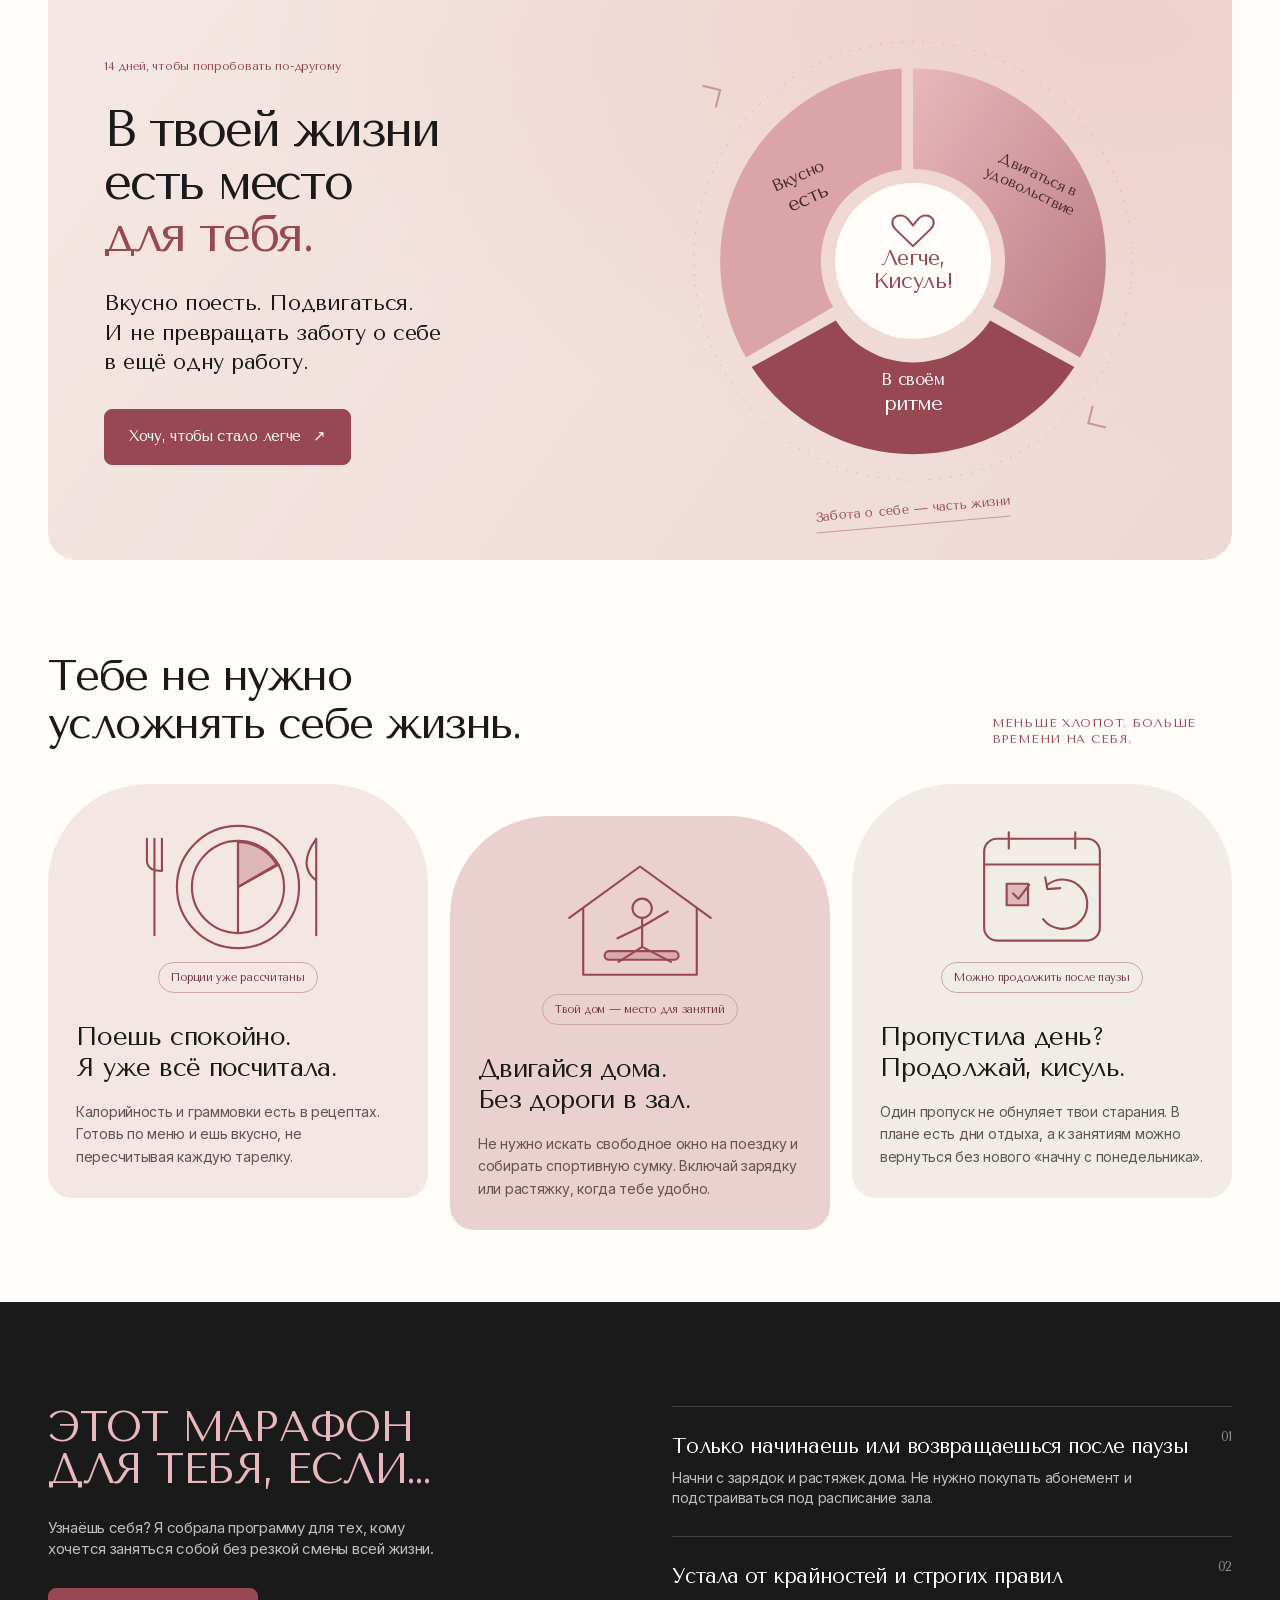
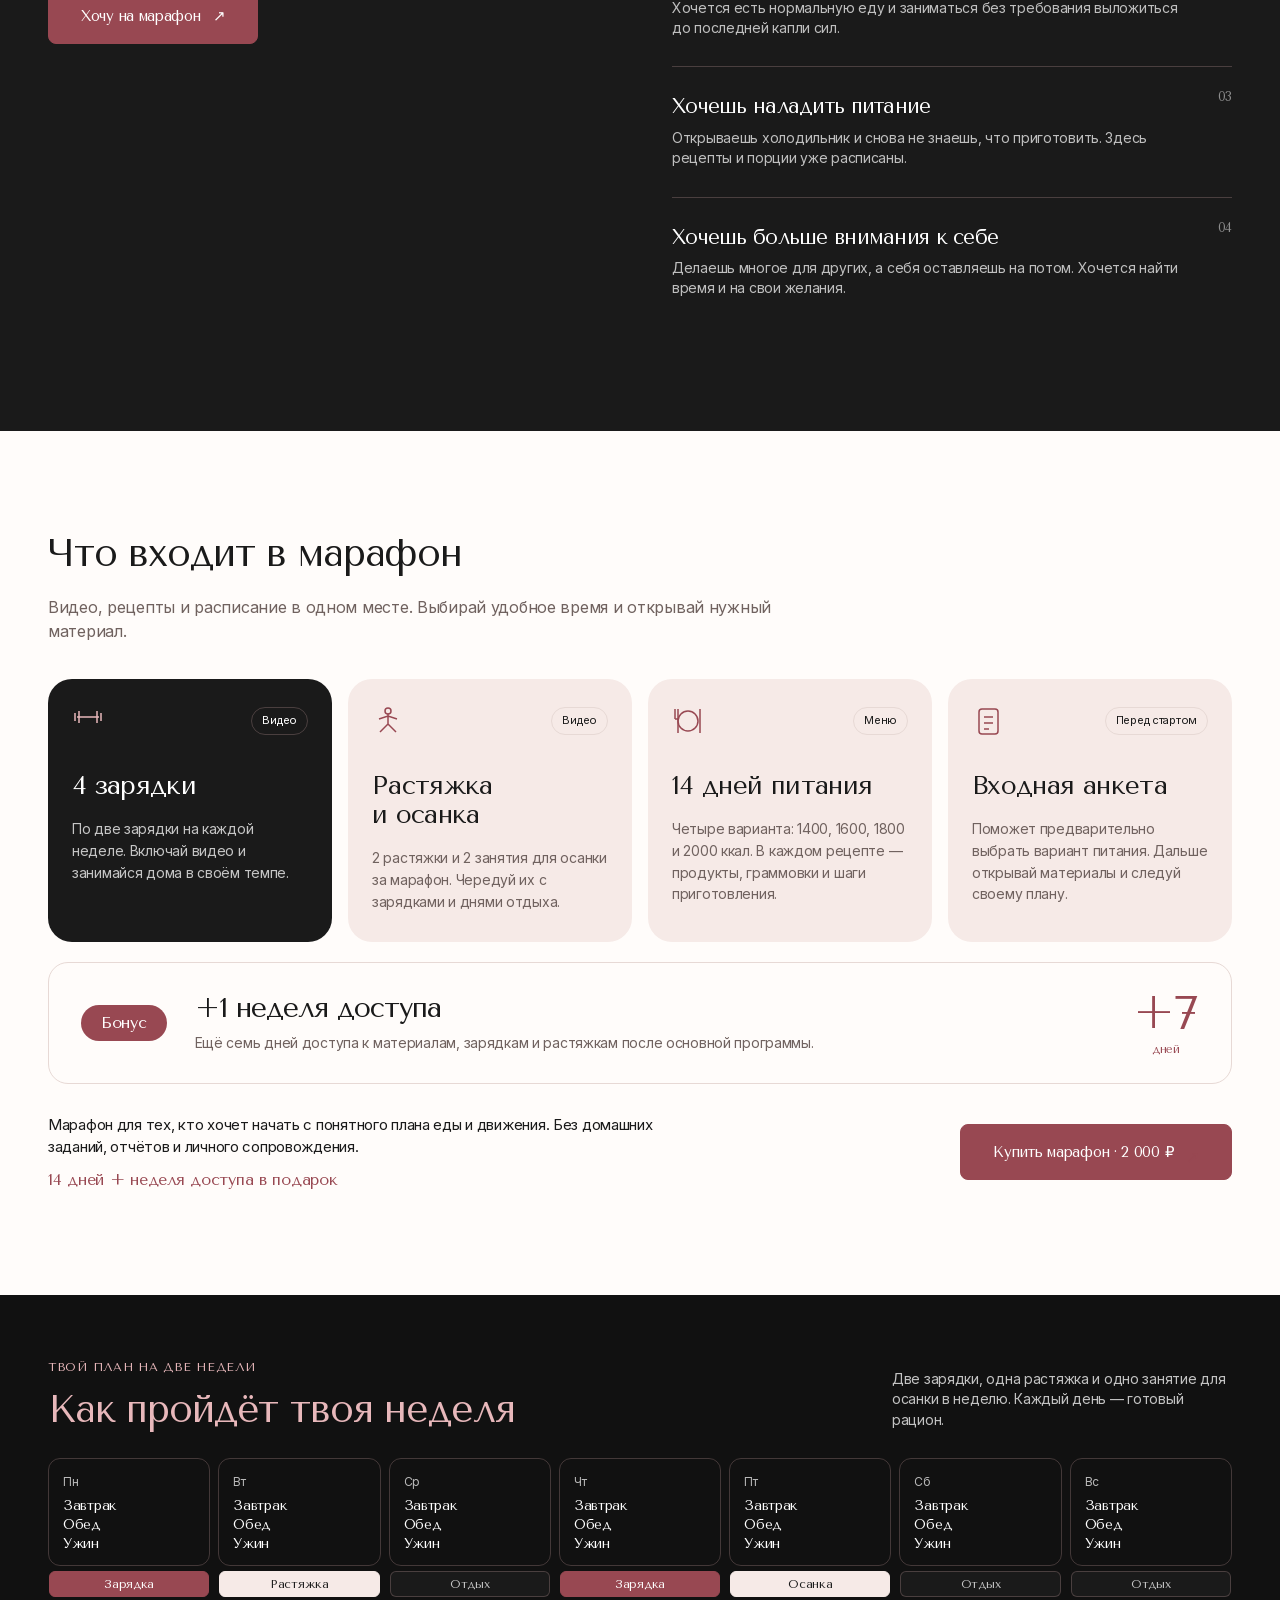
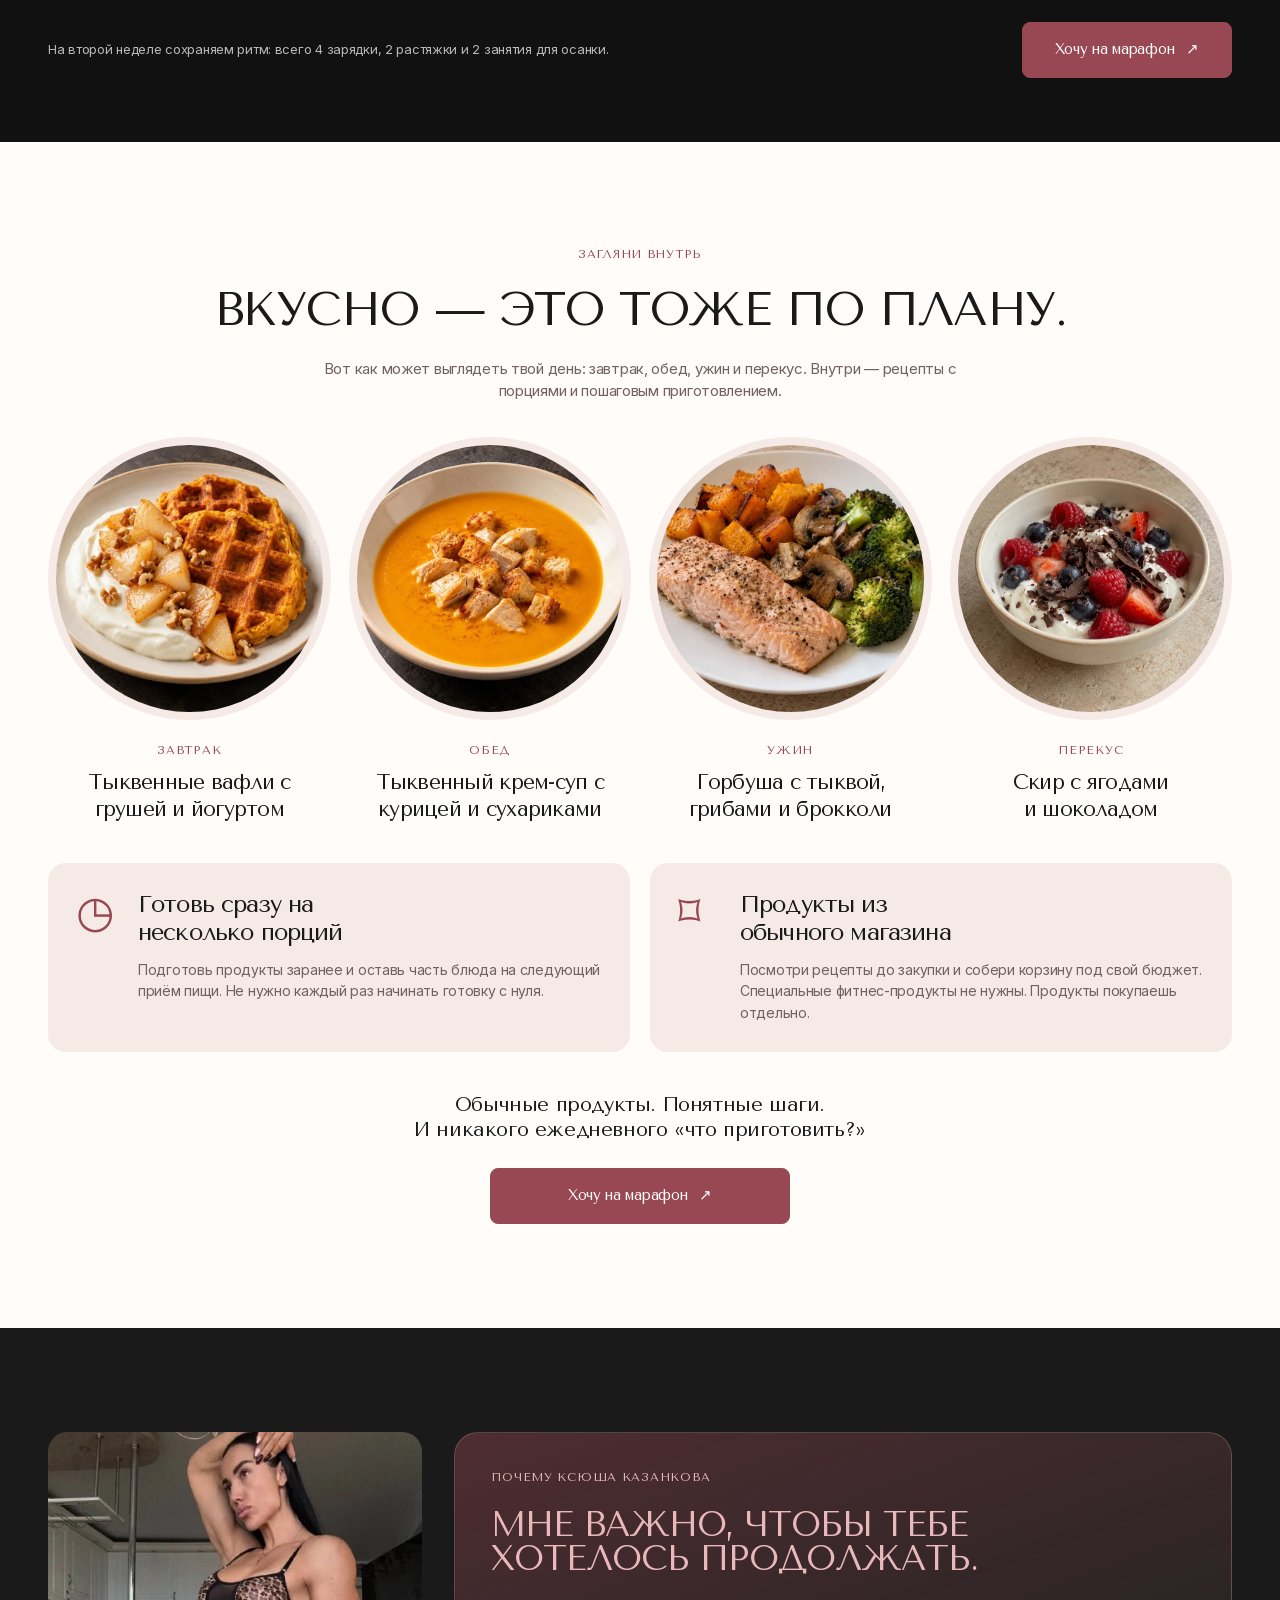
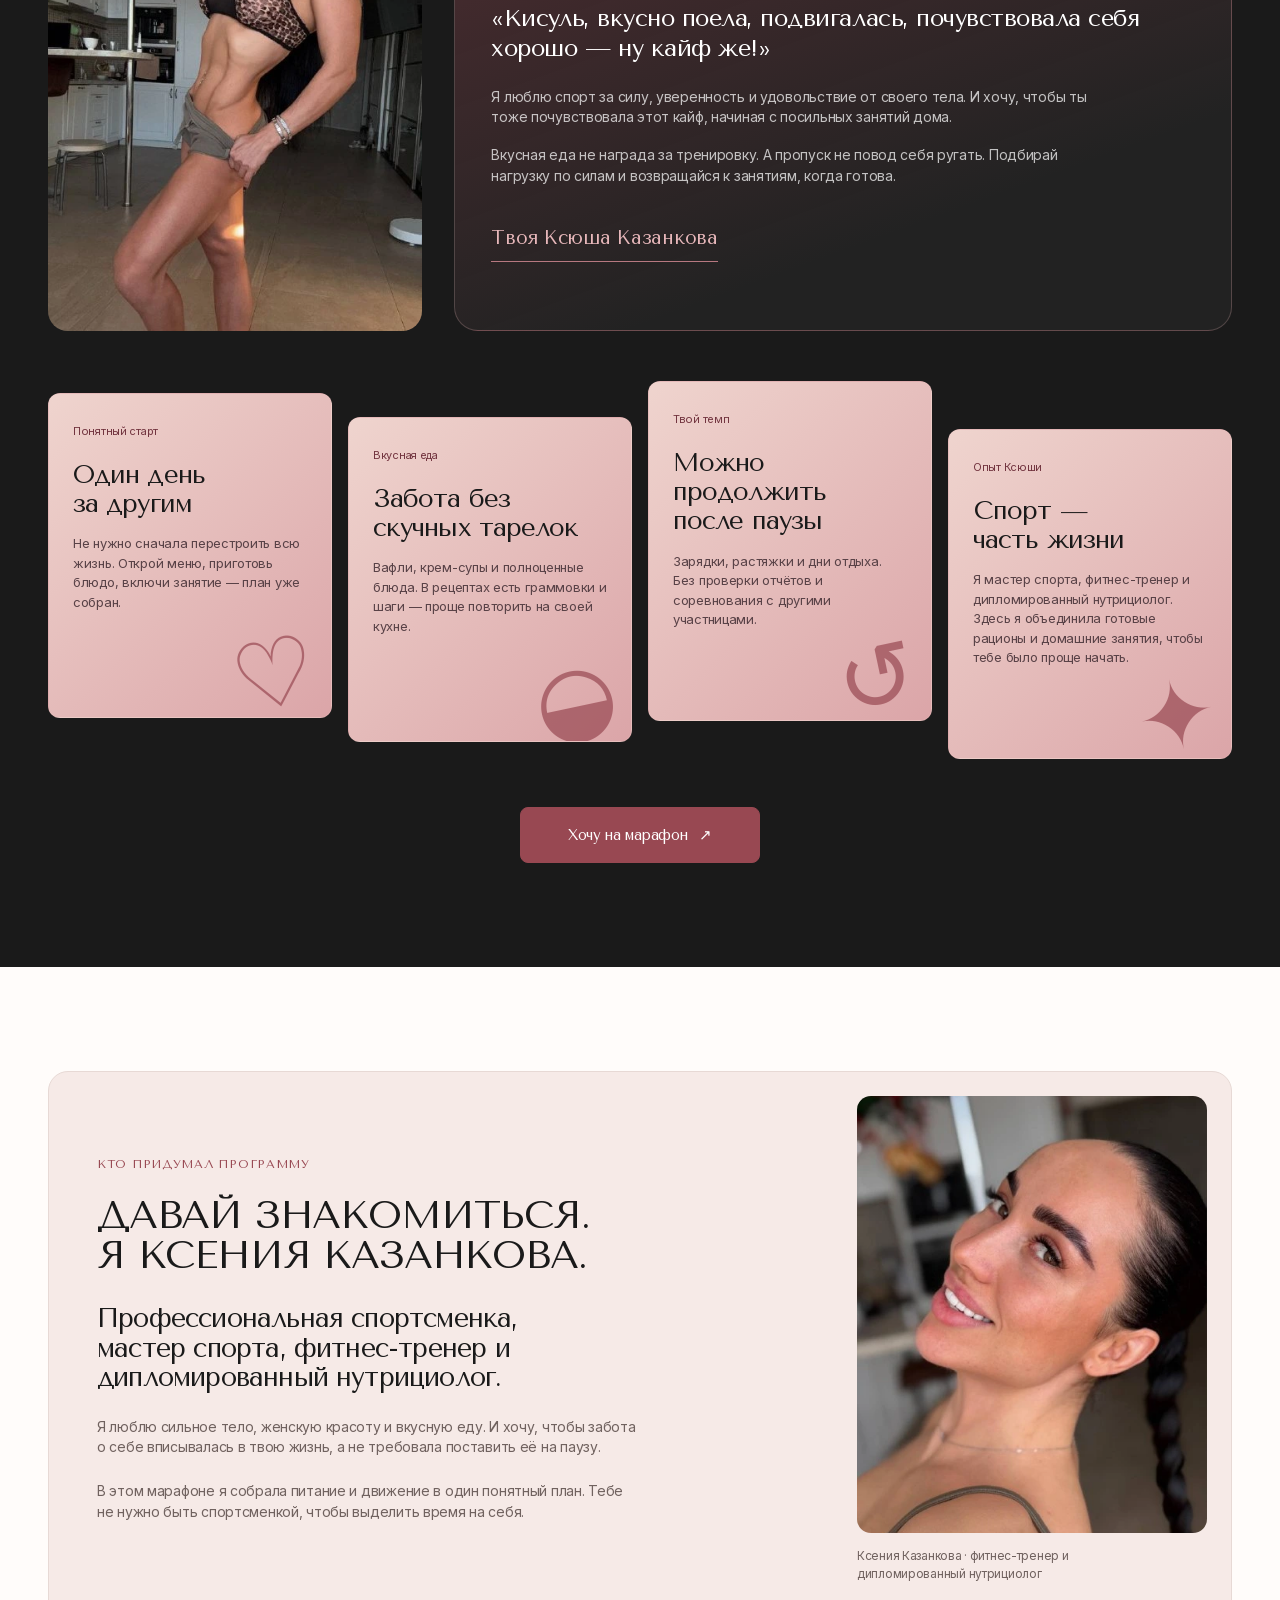
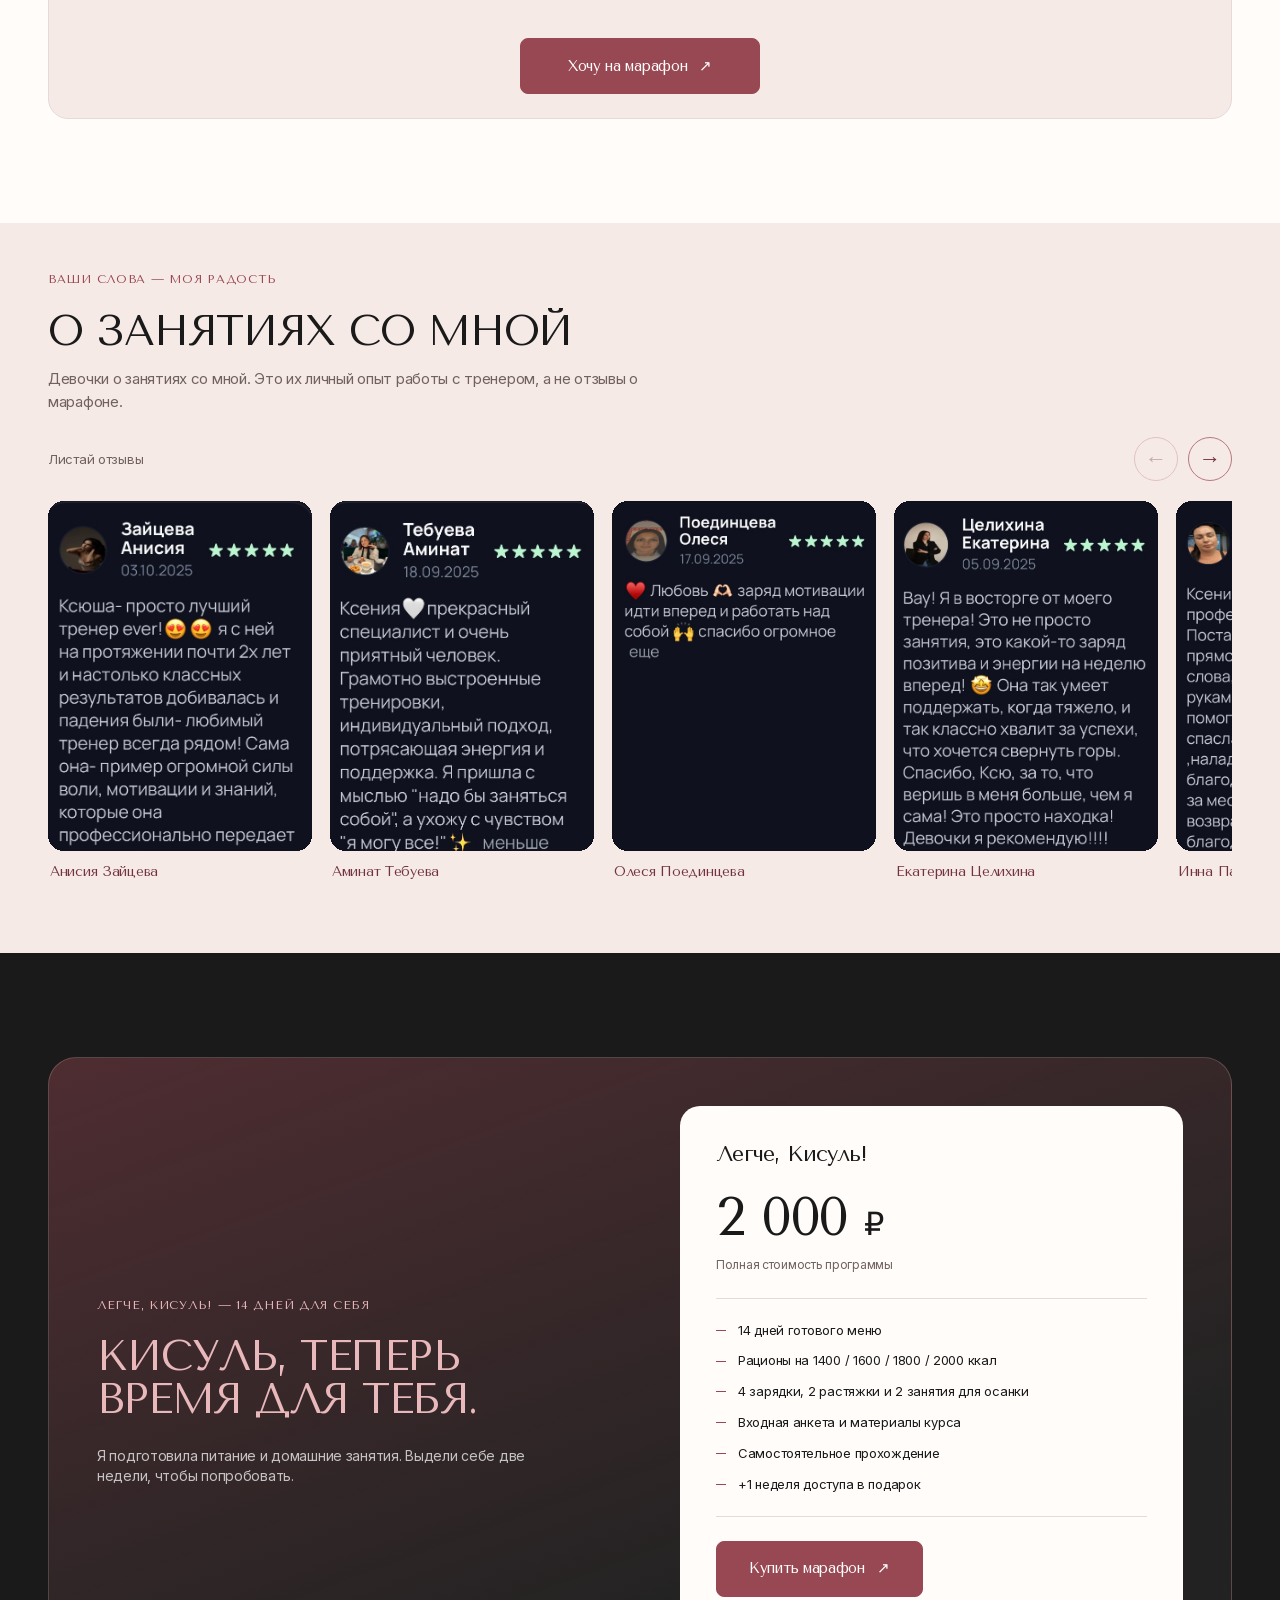
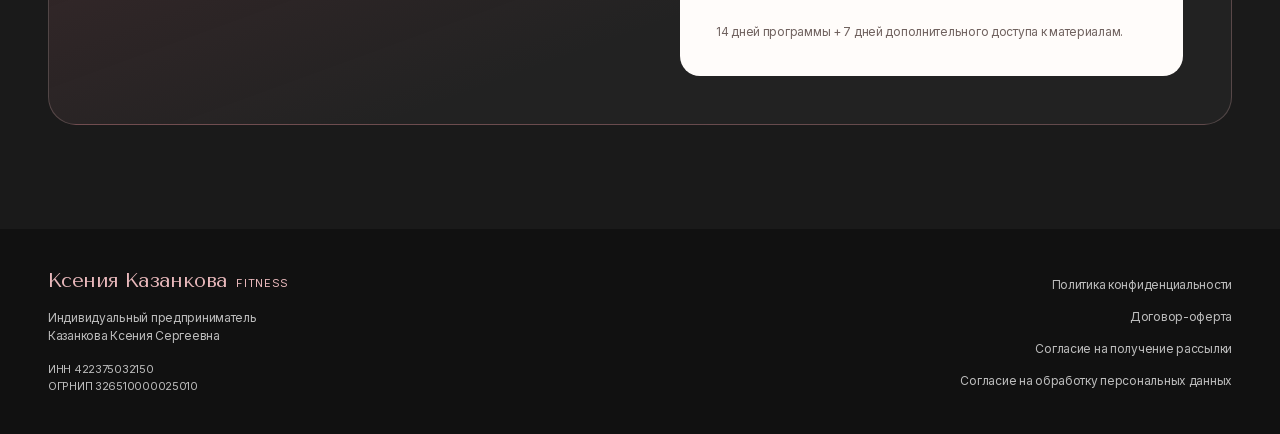
<file: getcourse-transfer/preview.html>
<!doctype html><html lang="ru"><head><meta charset="utf-8"><meta name="viewport" content="width=device-width,initial-scale=1"><meta name="description" content="Тестовая версия переноса «Легче, Кисуль!» на GetCourse"><link rel="stylesheet" href="styles.css?v=4"><style>html,body{margin:0;padding:0;background:#fffcfa}</style><title>Легче, Кисуль! · предварительный перенос на GetCourse</title></head><body><div id="ks-marathon" class="ks-marathon" data-ks-page="landing">
<a class="skip" href="#ks-main">Перейти к содержимому</a><main id="ks-main" tabindex="-1"><section aria-label="Марафон питания и движения" class="hero"><div class="wrap hero-inner"><div class="hero-heading"><p class="hero-badge">Онлайн-марафон с Ксенией Казанковой</p><h1 data-product-name="">Легче, Кисуль!</h1><p class="hero-lead">Как питаться, чтобы стать стройнее — без голода и вечного подсчёта калорий.</p><p class="hero-description">Кисуль, я собрала тебе меню на 14 дней с готовыми порциями и добавила домашние занятия. Для тех, кто устал начинать заново и хочет наконец разобраться с питанием.</p><div class="hero-action"><button class="btn" data-enroll="" type="button">Хочу на марафон · 2 000 ₽ <span aria-hidden="true">↗</span></button></div></div><div class="hero-frame"><img alt="Ксения Казанкова улыбается и держит тарелку с приготовленными вафлями" class="hero-photo" fetchpriority="high" height="800" src="https://maestrovladd.github.io/ksenia-hub/landing/assets/ksenia-live.webp" width="600"/><div class="hero-caption"><p>Ксения Казанкова</p><span>Автор марафона · фитнес-тренер и дипломированный нутрициолог</span></div></div></div></section><div class="stats-section"><div aria-label="Программа в цифрах" class="wrap stats"><div class="stat"><strong>14<span>дней</span></strong><p>Готовое меню<br/>на каждый день</p></div><div class="stat"><strong>8<span>занятий</span></strong><p>4 зарядки, 2 растяжки<br/>2 занятия для осанки</p></div><div class="stat"><strong>4<span>рациона</span></strong><p>1400 / 1600 / 1800 / 2000<br/>ккал на выбор</p></div><div class="stat"><strong>2 000<span>рублей</span></strong><p>Полная стоимость<br/>всей программы</p></div></div><div class="section-cta"><button class="btn" data-enroll="" type="button">Хочу на марафон <span aria-hidden="true">↗</span></button></div></div><section class="section author-story" id="why-i-made-it"><div class="wrap story-letter"><p class="kicker">Почему я собрала этот марафон</p><h2>Кисуль, ты тоже есть в своём списке дел.</h2><div class="story-letter-body"><p class="story-opening">Работа, дом, заботы. А на себя снова не хватило сил?</p><p>Я собрала этот марафон, чтобы тебе было проще уделить себе время. Не искать тренировки и рецепты по всему интернету, а открыть готовый план.</p><div class="story-takeaway"><span aria-hidden="true">♡</span><p>Вкусно поесть. Размяться.<br/><strong>Почувствовать, что ты у себя есть.</strong></p></div><p class="story-closing">Начнём с двух недель, кисуль?</p><span class="sign-inline">Твоя Ксюша Казанкова</span></div></div></section><section class="section marathon-explain" id="marathon"><div class="wrap explain-panel"><p class="kicker">Что такое «Легче, Кисуль!»</p><h2>Стройнее хочется. Жить на диете — нет.</h2><p>Кисуль, вкусная еда и забота о фигуре могут быть в одной тарелке. Я собрала меню на 14 дней, чтобы ты знала, что приготовить и сколько положить себе. Без вечных поисков «что можно съесть». А зарядки и растяжки дома помогут добавить движение в день, даже когда до зала не добраться.</p><div class="explain-sign"><span>14 дней программы</span><span>+7 дней доступа</span><span>Самостоятельно</span></div></div></section>
<section class="section can-section" id="you-can"><div class="wrap can-layout"><h2>С марафоном ты сможешь</h2><ul><li><h3>Позаботиться о фигуре</h3><p>Сочетать питание с домашними занятиями по готовому расписанию, а не искать отдельную диету и тренировку.</p></li><li><h3>Есть без подсчёта каждой калории</h3><p>Калорийность и порции уже указаны в рецептах. Выбирай рацион и готовь по граммовкам.</p></li><li><h3>Добавить движения для спины</h3><p>Два занятия для осанки помогут уделить спине отдельное внимание. Покажу упражнения, которые можно повторять дома.</p></li><li><h3>Находить время для себя</h3><p>Оставить в обычном дне место для своего тела, даже когда работа и домашние дела никуда не делись.</p></li><li><h3>Увидеть: «Я могу»</h3><p>Начать с доступных домашних занятий и понять, что для этого не нужно сначала прийти в идеальную форму.</p></li><li><h3>Вернуться после пропуска</h3><p>Не начинать всё заново из-за одного пропущенного дня. Продолжай с того места, где остановилась.</p></li></ul><p>Результаты индивидуальны. Марафон даёт готовый план, но не обещает определённого изменения веса за 14 дней.</p></div></section>
<section class="section everyday" id="result"><div class="wrap lighter-stage">
<div class="lighter-intro"><p class="lighter-label">14 дней, чтобы попробовать по-другому</p><h2>В твоей жизни<br/>есть место<br/><span>для тебя.</span></h2><p class="lighter-lead">Вкусно поесть. Подвигаться.<br/>И не превращать заботу о себе<br/>в ещё одну работу.</p><button class="btn" data-enroll="" type="button">Хочу, чтобы стало легче <span aria-hidden="true">↗</span></button></div>
<div aria-label="Три части марафона: вкусная еда, движение дома и свой ритм с днями отдыха." class="lighter-visual" role="img">
<svg aria-hidden="true" class="lighter-orbit" viewbox="0 0 600 600"><defs><lineargradient id="petal-fill" x1="0" x2="1" y1="0" y2="1"><stop stop-color="#e8b8bb"></stop><stop offset="1" stop-color="#bb7a83"></stop></lineargradient></defs>
<circle cx="300" cy="300" fill="none" r="250" stroke="#984852" stroke-dasharray="2 10" stroke-opacity=".28"></circle>
<path d="M300 80A220 220 0 0 1 490.5 410L391 352.5A105 105 0 0 0 300 195Z" fill="url(#petal-fill)"></path>
<path d="M484 421A220 220 0 0 1 116 421L212 368A105 105 0 0 0 388 368Z" fill="#984852"></path>
<path d="M109.5 410A220 220 0 0 1 287 80.4L287 195.8A105 105 0 0 0 209 352.5Z" fill="#dba5a8"></path>
<circle cx="300" cy="300" fill="#fffcfa" r="89"></circle>
<path d="M292 280c-16-24-48-4-29 17l37 36 37-36c19-21-13-41-29-17l-8 10Z" fill="none" stroke="#984852" stroke-width="2"></path>
<path d="M60 100l20 5-5 20M520 490l-20-5 5-20" fill="none" stroke="#984852" stroke-width="2"></path>
</svg>
<div class="orbit-word orbit-food">Вкусно<br/><span>есть</span></div><div class="orbit-word orbit-move">Двигаться в удовольствие</div><div class="orbit-word orbit-self">В своём<br/><span>ритме</span></div><div class="orbit-center">Легче,<br/>Кисуль!</div><span class="orbit-note">Забота о себе — часть жизни</span></div>
</div>
</section><section aria-labelledby="ease-title" class="section ease-benefits" id="made-easier"><div class="wrap"><div class="ease-heading"><p class="kicker">Меньше хлопот. Больше времени на себя.</p><h2 id="ease-title">Тебе не нужно<br/>усложнять себе жизнь.</h2></div><div class="ease-cards">
<article class="ease-card ease-food"><div aria-hidden="true" class="ease-art"><svg viewbox="0 0 220 140"><circle cx="110" cy="70" r="57"></circle><circle cx="110" cy="70" r="43"></circle><path d="M110 27v86M110 70l38-21"></path><path class="ease-fill" d="M110 28a42 42 0 0 1 36 21l-36 21z"></path><path d="M32 25v30m-7-30v20q0 10 14 10V25M32 55v60M183 25v90m0-90q-18 25 0 39"></path></svg><span>Порции уже рассчитаны</span></div><h3>Поешь спокойно.<br/>Я уже всё посчитала.</h3><p>Калорийность и граммовки есть в рецептах. Готовь по меню и ешь вкусно, не пересчитывая каждую тарелку.</p></article>
<article class="ease-card ease-home"><div aria-hidden="true" class="ease-art"><svg viewbox="0 0 220 140"><path d="M44 69l66-48 66 48M57 60v62h106V60"></path><rect class="ease-fill" height="8" rx="4" width="69" x="77" y="100"></rect><circle cx="112" cy="60" r="9"></circle><path d="M112 70v26M112 77L89 88M112 77l24-14M112 96l-22 14M112 96l27 14"></path></svg><span>Твой дом — место для занятий</span></div><h3>Двигайся дома.<br/>Без дороги в зал.</h3><p>Не нужно искать свободное окно на поездку и собирать спортивную сумку. Включай зарядку или растяжку, когда тебе удобно.</p></article>
<article class="ease-card ease-return"><div aria-hidden="true" class="ease-art"><svg viewbox="0 0 220 140"><rect height="95" rx="12" width="108" x="56" y="25"></rect><path d="M56 49h108M79 19v15M141 19v15"></path><path class="ease-fill" d="M77 67h20v20H77z"></path><path d="M83 76l5 5 10-13M111 100a23 23 0 1 0 4-32m-2-7 2 11 12-1"></path></svg><span>Можно продолжить после паузы</span></div><h3>Пропустила день?<br/>Продолжай, кисуль.</h3><p>Один пропуск не обнуляет твои старания. В плане есть дни отдыха, а к занятиям можно вернуться без нового «начну с понедельника».</p></article>
</div></div></section><section aria-labelledby="audience-title" class="section audience wrap" id="audience"><div class="section-heading"><h2 id="audience-title">Этот марафон для тебя, если…</h2><p class="section-intro">Узнаёшь себя? Я собрала программу для тех, кому хочется заняться собой без резкой смены всей жизни.</p><button class="btn" data-enroll="" type="button">Хочу на марафон <span aria-hidden="true">↗</span></button></div><div class="situations"><article><span class="small-number">01</span><div><h3>Только начинаешь или возвращаешься после паузы</h3><p>Начни с зарядок и растяжек дома. Не нужно покупать абонемент и подстраиваться под расписание зала.</p></div></article><article><span class="small-number">02</span><div><h3>Устала от крайностей и строгих правил</h3><p>Хочется есть нормальную еду и заниматься без требования выложиться до последней капли сил.</p></div></article><article><span class="small-number">03</span><div><h3>Хочешь наладить питание</h3><p>Открываешь холодильник и снова не знаешь, что приготовить. Здесь рецепты и порции уже расписаны.</p></div></article><article><span class="small-number">04</span><div><h3>Хочешь больше внимания к себе</h3><p>Делаешь многое для других, а себя оставляешь на потом. Хочется найти время и на свои желания.</p></div></article></div></section>
<section class="section inside" id="inside"><div class="wrap"><div class="course-heading"><h2>Что входит в марафон</h2><p>Видео, рецепты и расписание в одном месте. Выбирай удобное время и открывай нужный материал.</p></div><div class="course-cards"><article class="course-card"><div class="card-top"><svg aria-hidden="true" fill="none" stroke="currentColor" stroke-width="1.5" viewbox="0 0 32 32"><path d="M5 12h22M7 6v12M3 8v8M25 6v12M29 8v8"></path></svg><span>Видео</span></div><h3>4 зарядки</h3><p>По две зарядки на каждой неделе. Включай видео и занимайся дома в своём темпе.</p></article><article class="course-card"><div class="card-top"><svg aria-hidden="true" fill="none" stroke="currentColor" stroke-width="1.5" viewbox="0 0 32 32"><circle cx="16" cy="6" r="3"></circle><path d="M16 9v10M7 14l9-3 9 3M16 19l-8 8M16 19l8 8"></path></svg><span>Видео</span></div><h3>Растяжка и осанка</h3><p>2 растяжки и 2 занятия для осанки за марафон. Чередуй их с зарядками и днями отдыха.</p></article><article class="course-card"><div class="card-top"><svg aria-hidden="true" fill="none" stroke="currentColor" stroke-width="1.5" viewbox="0 0 32 32"><circle cx="16" cy="16" r="10"></circle><path d="M3 4v10M6 4v10M3 14h3v14M28 4v24"></path></svg><span>Меню</span></div><h3>14 дней питания</h3><p>Четыре варианта: 1400, 1600, 1800 и 2000 ккал. В каждом рецепте — продукты, граммовки и шаги приготовления.</p></article><article class="course-card"><div class="card-top"><svg aria-hidden="true" fill="none" stroke="currentColor" stroke-width="1.5" viewbox="0 0 32 32"><rect height="25" rx="3" width="19" x="7" y="4"></rect><path d="M12 12h9M12 18h9M12 24h5"></path></svg><span>Перед стартом</span></div><h3>Входная анкета</h3><p>Поможет предварительно выбрать вариант питания. Дальше открывай материалы и следуй своему плану.</p></article></div><div class="course-bonus"><span class="bonus-label">Бонус</span><div><h3>+1 неделя доступа</h3><p>Ещё семь дней доступа к материалам, зарядкам и растяжкам после основной программы.</p></div><strong>+7<span>дней</span></strong></div><div class="course-summary"><div><p>Марафон для тех, кто хочет начать с понятного плана еды и движения. Без домашних заданий, отчётов и личного сопровождения.</p><span>14 дней + неделя доступа в подарок</span></div><button class="btn" data-enroll="" type="button">Купить марафон · 2 000 ₽ <span aria-hidden="true">↗</span></button></div></div></section>
<template id="previous-benefits-template"><section class="section benefits wrap"><div class="benefit-heading"><p class="kicker">Что меняется в повседневности</p><h2>Меньше решений.<br/>Больше места для себя.</h2></div><div class="benefit-columns"><article><span aria-hidden="true" class="line-icon">↗</span><h3>Ужин уже придуман</h3><p>Не нужно каждый вечер искать новый рецепт. Есть меню, понятные порции и список ингредиентов.</p></article><article><span aria-hidden="true" class="line-icon">♡</span><h3>Еда остаётся вкусной</h3><p>Вафли, крем-супы и другие осенние блюда. Забота о питании не обязана сводиться к скучной гречке.</p></article><article><span aria-hidden="true" class="line-icon">↺</span><h3>У движения есть место</h3><p>План помогает выделить время на зарядку и растяжку. Две недели — возможность попробовать регулярность.</p></article></div><div class="section-cta"><button class="btn" data-enroll="" type="button">Хочу на марафон <span aria-hidden="true">↗</span></button></div></section></template>
<section class="section program" id="program"><div class="wrap"><div class="compact-program-heading"><div><p class="kicker">Твой план на две недели</p><h2>Как пройдёт твоя неделя</h2></div><p>Две зарядки, одна растяжка и одно занятие для осанки в неделю. Каждый день — готовый рацион.</p></div><ol class="week-strip"><li class="charge"><span>Пн</span><div class="day-meals"><span>Завтрак</span><span>Обед</span><span>Ужин</span></div><span class="day-activity">Зарядка</span></li><li class="stretch"><span>Вт</span><div class="day-meals"><span>Завтрак</span><span>Обед</span><span>Ужин</span></div><span class="day-activity">Растяжка</span></li><li class="rest"><span>Ср</span><div class="day-meals"><span>Завтрак</span><span>Обед</span><span>Ужин</span></div><span class="day-activity">Отдых</span></li><li class="charge"><span>Чт</span><div class="day-meals"><span>Завтрак</span><span>Обед</span><span>Ужин</span></div><span class="day-activity">Зарядка</span></li><li class="stretch"><span>Пт</span><div class="day-meals"><span>Завтрак</span><span>Обед</span><span>Ужин</span></div><span class="day-activity">Осанка</span></li><li class="rest"><span>Сб</span><div class="day-meals"><span>Завтрак</span><span>Обед</span><span>Ужин</span></div><span class="day-activity">Отдых</span></li><li class="rest"><span>Вс</span><div class="day-meals"><span>Завтрак</span><span>Обед</span><span>Ужин</span></div><span class="day-activity">Отдых</span></li></ol><div class="program-bottom"><p>На второй неделе сохраняем ритм: всего 4 зарядки, 2 растяжки и 2 занятия для осанки.</p><button class="btn" data-enroll="" type="button">Хочу на марафон <span aria-hidden="true">↗</span></button></div></div></section>
<section class="section menu-preview" id="menu"><div class="wrap"><div class="menu-heading"><p class="kicker">Загляни внутрь</p><h2>Вкусно — <br/>это тоже по плану.</h2><p>Вот как может выглядеть твой день: завтрак, обед, ужин и перекус. Внутри — рецепты с порциями и пошаговым приготовлением.</p></div><div class="food-story"><figure><img alt="Тыквенные вафли с грушей и йогуртом" decoding="async" height="720" loading="eager" src="https://maestrovladd.github.io/ksenia-hub/landing/assets/waffles.jpg?v=photo6" width="960"/><figcaption><span>Завтрак</span><h3>Тыквенные вафли с грушей и йогуртом</h3></figcaption></figure><figure><img alt="Тыквенный крем-суп с курицей и сухариками" decoding="async" height="720" loading="eager" src="https://maestrovladd.github.io/ksenia-hub/landing/assets/soup.jpg?v=photo6" width="960"/><figcaption><span>Обед</span><h3>Тыквенный крем-суп с курицей и сухариками</h3></figcaption></figure><figure><img alt="Запечённая горбуша с тыквой, грибами и брокколи" decoding="async" height="720" loading="eager" src="https://maestrovladd.github.io/ksenia-hub/landing/assets/dinner.jpg?v=photo6" width="960"/><figcaption><span>Ужин</span><h3>Горбуша с тыквой, грибами и брокколи</h3></figcaption></figure><figure><img alt="Скир с ягодами и тёмным шоколадом" decoding="async" height="720" loading="eager" src="https://maestrovladd.github.io/ksenia-hub/landing/assets/snack.jpg?v=photo6" width="960"/><figcaption><span>Перекус</span><h3>Скир с ягодами и шоколадом</h3></figcaption></figure></div><div class="food-practical"><article><span aria-hidden="true" class="practical-icon">◷</span><div><h3>Готовь сразу на несколько порций</h3><p>Подготовь продукты заранее и оставь часть блюда на следующий приём пищи. Не нужно каждый раз начинать готовку с нуля.</p></div></article><article><span aria-hidden="true" class="practical-icon">⌑</span><div><h3>Продукты из обычного магазина</h3><p>Посмотри рецепты до закупки и собери корзину под свой бюджет. Специальные фитнес-продукты не нужны. Продукты покупаешь отдельно.</p></div></article></div><div class="menu-bottom"><p>Обычные продукты. Понятные шаги.<br/>И никакого ежедневного «что приготовить?»</p><button class="btn" data-enroll="" type="button">Хочу на марафон <span aria-hidden="true">↗</span></button></div></div></section>
<section class="section philosophy wrap" id="philosophy"><figure class="quote-photo"><img alt="Ксения Казанкова в спортивной форме дома" height="800" loading="lazy" src="https://maestrovladd.github.io/ksenia-hub/landing/assets/ksenia-philosophy.webp" width="450"/></figure><div class="philosophy-copy"><p class="kicker">Почему Ксюша Казанкова</p><h2>Мне важно, чтобы тебе хотелось продолжать.</h2><p class="quote">«Кисуль, вкусно поела, подвигалась, почувствовала себя хорошо — ну кайф же!»</p><p>Я люблю спорт за силу, уверенность и удовольствие от своего тела. И хочу, чтобы ты тоже почувствовала этот кайф, начиная с посильных занятий дома.</p><p>Вкусная еда не награда за тренировку. А пропуск не повод себя ругать. Подбирай нагрузку по силам и возвращайся к занятиям, когда готова.</p><span class="sign-inline">Твоя Ксюша Казанкова</span></div><div class="care-principles"><article class="why-card"><span class="why-tag">Понятный старт</span><h3>Один день за другим</h3><p>Не нужно сначала перестроить всю жизнь. Открой меню, приготовь блюдо, включи занятие — план уже собран.</p><span aria-hidden="true" class="why-art">♡</span></article><article class="why-card"><span class="why-tag">Вкусная еда</span><h3>Забота без скучных тарелок</h3><p>Вафли, крем-супы и полноценные блюда. В рецептах есть граммовки и шаги — проще повторить на своей кухне.</p><span aria-hidden="true" class="why-art">◒</span></article><article class="why-card"><span class="why-tag">Твой темп</span><h3>Можно продолжить после паузы</h3><p>Зарядки, растяжки и дни отдыха. Без проверки отчётов и соревнования с другими участницами.</p><span aria-hidden="true" class="why-art">↺</span></article><article class="why-card"><span class="why-tag">Опыт Ксюши</span><h3>Спорт — часть жизни</h3><p>Я мастер спорта, фитнес-тренер и дипломированный нутрициолог. Здесь я объединила готовые рационы и домашние занятия, чтобы тебе было проще начать.</p><span aria-hidden="true" class="why-art">✦</span></article></div><div class="section-cta"><button class="btn" data-enroll="" type="button">Хочу на марафон <span aria-hidden="true">↗</span></button></div></section><template id="essentials-template"><section class="section essentials"><div class="wrap essentials-inner"><div><p class="kicker">Начать проще, чем кажется</p><h2>Всё нужное<br/>уже рядом.</h2></div><div class="essentials-list"><p><b>Для занятий</b><span>Телефон с интернетом, удобная одежда, немного места дома, вода и полотенце. Коврик — при необходимости.</span></p><p><b>Для кухни</b><span>Привычные продукты и обычная кухонная посуда. Что именно купить, подскажет меню.</span></p><p><b>Для себя</b><span>Немного времени, которое ты разрешишь себе потратить на собственное самочувствие.</span></p></div><figure class="home-photo"><img alt="Ксения Казанкова дома, в повседневной одежде" height="800" loading="lazy" src="https://maestrovladd.github.io/ksenia-hub/landing/assets/ksenia-home.webp" width="600"/><figcaption>Занимайся там, где тебе удобно.</figcaption></figure><div class="section-cta"><button class="btn" data-enroll="" type="button">Хочу на марафон <span aria-hidden="true">↗</span></button></div></div></section></template>
<section class="section expert" id="about"><div class="wrap expert-inner"><div><p class="kicker">Кто придумал программу</p><h2>Давай знакомиться. Я Ксения Казанкова.</h2><p class="expert-lead">Профессиональная спортсменка, мастер спорта, фитнес-тренер и дипломированный нутрициолог.</p><p>Я люблю сильное тело, женскую красоту и вкусную еду. И хочу, чтобы забота о себе вписывалась в твою жизнь, а не требовала поставить её на паузу.</p><p>В этом марафоне я собрала питание и движение в один понятный план. Тебе не нужно быть спортсменкой, чтобы выделить время на себя.</p></div><figure class="expert-photo"><img alt="Крупный улыбающийся портрет Ксении Казанковой, лицо обращено к зрителю" height="800" loading="lazy" src="https://maestrovladd.github.io/ksenia-hub/landing/assets/ksenia-author.webp" width="600"/><figcaption>Ксения Казанкова · фитнес-тренер и дипломированный нутрициолог</figcaption></figure><div class="section-cta"><button class="btn" data-enroll="" type="button">Хочу на марафон <span aria-hidden="true">↗</span></button></div></div></section>
<template id="testimonials-template"><section aria-labelledby="stories-title" class="section stories wrap"><div class="section-top"><div><p class="kicker">Живой опыт важнее обещаний</p><h2 id="stories-title">Здесь будут<br/>истории участниц.</h2></div><p>Этот блок появится с реальными отзывами. А пока можно познакомиться с Ксюшей и её подходом в открытом канале.</p></div><div class="story-placeholder"><div aria-hidden="true" class="story-outline"><span>“</span></div><div><h3>Каждая история — настоящая</h3><p>Мы не будем обещать тебе чужой результат. У каждой женщины свой ритм, исходная точка и ощущения от программы.</p><a class="text-link" href="https://t.me/fit_ksenia" rel="noopener noreferrer" target="_blank">Открыть канал Ксюши <span aria-hidden="true">↗</span></a></div></div></section></template>
<template id="faq-template"><section class="section faq" id="faq"><div class="wrap faq-inner"><div><p class="kicker">Давай разберёмся</p><h2>А если<br/>есть вопросы?</h2><p>Самое важное о формате, питании и участии.</p></div><div class="questions">
<details><summary>Подойдёт ли марафон новичку?</summary><p>В программе — зарядки и растяжки, которые можно проходить в своём темпе. Не нужно пытаться повторить движение любой ценой. Если есть ограничения по здоровью, заранее обсуди занятия со своим специалистом.</p></details>
<details><summary>Нужно ли ходить в спортзал?</summary><p>Нет. Занятия можно проходить дома. Подготовь немного свободного места, удобную одежду, воду и при необходимости коврик.</p></details>
<details><summary>Как выбрать вариант питания?</summary><p>Перед началом будет входная анкета для предварительного выбора меню на 1400, 1600 или 1800 ккал. Анкета не заменяет медицинскую или персональную диетологическую консультацию.</p></details>
<details><summary>Нужно ли считать калории самостоятельно?</summary><p>Для блюд готового меню уже указаны граммовки. Тебе остаётся следовать выбранному варианту и рецептам. При замене продуктов состав и калорийность могут измениться.</p></details>
<details><summary>Будут ли домашние задания и отчёты?</summary><p>Нет. Это самостоятельная программа: без домашних заданий, проверки фотографий еды, обязательных отчётов и личного сопровождения куратором.</p></details>
<details><summary>Что делать, если пропущено занятие?</summary><p>Вернись к плану, когда сможешь. Не нужно наказывать себя двойной нагрузкой. Условия и срок доступа к материалам будут указаны перед оплатой.</p></details>
<details><summary>Можно ли гарантировать похудение за 14 дней?</summary><p>Нет. Изменения веса и самочувствия индивидуальны. Марафон даёт готовое меню и план движения, но не обещает определённое число килограммов или гарантированный результат.</p></details>
<details><summary>Как получить доступ после оплаты?</summary><p id="access-answer">Оплата будет через Telegram-бота, материалы — в Telegram. Когда запись откроется, бот объяснит порядок оплаты и получения доступа. Сейчас платёжная ссылка ещё не опубликована.</p></details>
<details><summary>Когда начнётся программа?</summary><p data-start="">Точная дата старта пока не объявлена. Она появится вместе с условиями участия до открытия оплаты.</p></details>
</div></div></section></template>
<section class="section care-reviews" id="reviews"><div class="wrap"><div class="reviews-heading"><p class="kicker">Ваши слова — моя радость</p><h2>О занятиях со мной</h2><p>Девочки о занятиях со мной. Это их личный опыт работы с тренером, а не отзывы о марафоне.</p></div><div class="review-controls"><span>Листай отзывы</span><button aria-label="Предыдущие отзывы" data-review-dir="-1" type="button">←</button><button aria-label="Следующие отзывы" data-review-dir="1" type="button">→</button></div><div aria-label="Отзывы клиенток. Листайте вправо и влево" class="review-track" id="review-track" tabindex="0"><figure class="review-scan"><div aria-label="Отзыв: Анисия Зайцева. Прокрутите вниз, чтобы прочитать полностью." class="review-scan-window" tabindex="0"><img alt="Оригинал отзыва: Анисия Зайцева" height="1305" loading="lazy" src="https://maestrovladd.github.io/ksenia-hub/landing/assets/reviews/IMG_7790.PNG" width="588"/></div><figcaption>Анисия Зайцева</figcaption></figure><figure class="review-scan"><div aria-label="Отзыв: Аминат Тебуева. Прокрутите вниз, чтобы прочитать полностью." class="review-scan-window" tabindex="0"><img alt="Оригинал отзыва: Аминат Тебуева" height="1315" loading="lazy" src="https://maestrovladd.github.io/ksenia-hub/landing/assets/reviews/IMG_7791.PNG" width="575"/></div><figcaption>Аминат Тебуева</figcaption></figure><figure class="review-scan"><div aria-label="Отзыв: Олеся Поединцева. Прокрутите вниз, чтобы прочитать полностью." class="review-scan-window" tabindex="0"><img alt="Оригинал отзыва: Олеся Поединцева" height="1306" loading="lazy" src="https://maestrovladd.github.io/ksenia-hub/landing/assets/reviews/IMG_7793.PNG" width="662"/></div><figcaption>Олеся Поединцева</figcaption></figure><figure class="review-scan"><div aria-label="Отзыв: Екатерина Целихина. Прокрутите вниз, чтобы прочитать полностью." class="review-scan-window" tabindex="0"><img alt="Оригинал отзыва: Екатерина Целихина" height="1306" loading="lazy" src="https://maestrovladd.github.io/ksenia-hub/landing/assets/reviews/IMG_7794.PNG" width="617"/></div><figcaption>Екатерина Целихина</figcaption></figure><figure class="review-scan"><div aria-label="Отзыв: Инна Панковская. Прокрутите вниз, чтобы прочитать полностью." class="review-scan-window" tabindex="0"><img alt="Оригинал отзыва: Инна Панковская" height="1302" loading="lazy" src="https://maestrovladd.github.io/ksenia-hub/landing/assets/reviews/IMG_7795.PNG" width="652"/></div><figcaption>Инна Панковская</figcaption></figure><figure class="review-scan"><div aria-label="Отзыв: Андреана Зебелян. Прокрутите вниз, чтобы прочитать полностью." class="review-scan-window" tabindex="0"><img alt="Оригинал отзыва: Андреана Зебелян" height="1308" loading="lazy" src="https://maestrovladd.github.io/ksenia-hub/landing/assets/reviews/IMG_7796.PNG" width="616"/></div><figcaption>Андреана Зебелян</figcaption></figure><figure class="review-scan"><div aria-label="Отзыв: Виктория Суман. Прокрутите вниз, чтобы прочитать полностью." class="review-scan-window" tabindex="0"><img alt="Оригинал отзыва: Виктория Суман" height="1291" loading="lazy" src="https://maestrovladd.github.io/ksenia-hub/landing/assets/reviews/IMG_7797.PNG" width="617"/></div><figcaption>Виктория Суман</figcaption></figure></div></div></section><section class="section join" id="join"><div class="wrap join-inner"><div><p class="kicker">Легче, Кисуль! — 14 дней для себя</p><h2>Кисуль, теперь время для тебя.</h2><p>Я подготовила питание и домашние занятия. Выдели себе две недели, чтобы попробовать.</p></div><div class="join-card"><p class="join-name" data-product-name="">Легче, Кисуль!</p><p class="join-price">2 000 <span>₽</span></p><p class="price-note">Полная стоимость программы</p><ul><li>14 дней готового меню</li><li>Рационы на 1400 / 1600 / 1800 / 2000 ккал</li><li>4 зарядки, 2 растяжки и 2 занятия для осанки</li><li>Входная анкета и материалы курса</li><li>Самостоятельное прохождение</li><li>+1 неделя доступа в подарок</li></ul><button class="btn" data-enroll="" type="button">Купить марафон <span aria-hidden="true">↗</span></button><p class="payment-status" id="payment-status">14 дней программы + 7 дней дополнительного доступа к материалам.</p></div></div></section>
</main><footer class="footer wrap"><div><a class="brand" href="#ks-main">Ксения Казанкова<span>FITNESS</span></a><p>Индивидуальный предприниматель<br/>Казанкова Ксения Сергеевна</p><p class="footer-small">ИНН 422375032150<br/>ОГРНИП 326510000025010</p></div><div class="footer-links"><span>Политика конфиденциальности</span><span>Договор-оферта</span><span>Согласие на получение рассылки</span><span>Согласие на обработку персональных данных</span></div></footer><dialog aria-labelledby="enroll-title" class="enroll-dialog" id="enroll-dialog"><button aria-label="Закрыть окно" class="dialog-close" type="button">×</button><p class="kicker">Марафон питания и движения</p><h2 id="enroll-title">Легче, Кисуль!</h2><p class="modal-price">2 000 ₽</p><p>14 дней питания и движения<br/>+1 неделя доступа в подарок</p><div id="getcourse-form-slot"><div class="ks-form-demo" aria-label="Предварительный вид формы заказа">
<p class="ks-form-pending">Тестовый макет формы: оплату подключает специалист GetCourse</p>
<div class="ks-form-grid"><label>Имя<input type="text" autocomplete="given-name" placeholder="Имя" disabled></label><label>Фамилия<input type="text" autocomplete="family-name" placeholder="Фамилия" disabled></label></div>
<label>Email<input type="email" autocomplete="email" placeholder="name@example.com" disabled></label>
<label>Телефон<input type="tel" autocomplete="tel" placeholder="+7 ___ ___-__-__" disabled></label>
<div class="ks-form-agreements"><label><input type="checkbox" disabled> Согласие на обработку персональных данных</label></div>
<button type="button" disabled class="btn ks-form-submit">Перейти к оплате · 2 000 ₽</button>
<p class="ks-form-note">Перед публикацией этот макет заменить на официальную форму продажи GetCourse с предложением на 2 000 ₽ и действующими согласиями. Никакие данные здесь не отправляются.</p>
</div></div></dialog>
<div class="ks-sticky-cta" data-ks-sticky><span>«Легче, Кисуль!» · 2 000 ₽</span><button class="btn" type="button" data-enroll>Участвовать <span aria-hidden="true">↗</span></button></div></div><script defer src="interactive.js?v=1"></script></body></html>
</file>
<file: landing/styles.css>
@import url('./assets/fonts/dari-fonts.css');
:root{--paper:#fffcfa;--stone:#f6eae7;--ink:#1a1a1a;--muted:#70625f;--accent:#984852;--accent-dark:#71333e;--rose:#e8b8bb;--dark:#1a1a1a;--deep:#231c1e;--black:#111;--hair:rgba(232,184,187,.23);--light-line:#e7d9d5;--glass:linear-gradient(160deg,rgba(152,72,82,.42),rgba(255,255,255,.04) 72%);--display:'Tenor Sans',Arial,sans-serif;--text:'Inter',Arial,sans-serif;--ease:cubic-bezier(.23,1,.32,1)}
*{box-sizing:border-box}html{background:var(--dark);scroll-padding-top:28px;color-scheme:light}body{margin:0;background:var(--paper);color:var(--ink);font:400 14px/1.45 var(--text);letter-spacing:-.02em;-webkit-font-smoothing:antialiased}img{display:block;max-width:100%}p,h1,h2,h3,figure,ul,ol{margin:0;padding:0}h1,h2,h3,b,strong{font-weight:400}button{font:inherit;cursor:pointer}a{color:inherit;text-underline-offset:3px}svg{display:block}h1,h2,h3{font-family:var(--display)}h2{font-size:clamp(30px,3.7vw,54px);line-height:1;letter-spacing:-.03em;text-transform:uppercase;text-wrap:balance}h3{font-size:clamp(20px,1.7vw,24px);line-height:1.05;letter-spacing:-.035em;text-wrap:balance}p{max-width:68ch}.wrap{width:min(1240px,calc(100% - 96px));margin-inline:auto}.section{padding:120px 0}.kicker,.eyebrow{font:400 12px/1.4 var(--display);letter-spacing:.06em;text-transform:uppercase;color:var(--accent);margin-bottom:22px}.skip{position:fixed;top:-100px;left:16px;z-index:100;background:var(--paper);padding:12px}.skip:focus{top:12px}button:focus-visible,a:focus-visible,summary:focus-visible{outline:2px solid var(--rose);outline-offset:4px}.site-header{height:76px;display:flex;align-items:center;justify-content:space-between;color:var(--rose);background:var(--dark);border-bottom:1px solid var(--hair);position:relative}.site-header::before{content:'';position:absolute;inset:0 calc((100vw - 100%)/-2);background:var(--dark);z-index:-1}body:has(.site-header){background:var(--dark)}.brand{font:400 23px/1 var(--display);letter-spacing:-.03em;text-decoration:none;white-space:nowrap}.brand span{font:400 11px/1 var(--text);letter-spacing:.06em;margin-left:9px}.nav{display:flex;gap:28px;align-items:center;font-size:12px}.nav a{display:inline-flex;align-items:center;gap:10px;min-height:44px;text-decoration:none;color:rgba(255,255,255,.72)}.nav a:hover{color:var(--rose)}.nav .nav-cta{color:var(--rose);border-bottom:1px solid var(--hair)}.menu-toggle{display:none;min-height:44px;border:1px solid var(--hair);border-radius:8px;color:var(--rose);background:transparent;padding:0 16px}.btn{display:inline-flex;align-items:center;justify-content:center;gap:12px;min-height:56px;padding:0 32px;border:1px solid var(--accent);border-radius:8px;background:var(--accent);color:#fff;font:400 15px/1.1 var(--display);letter-spacing:-.02em;cursor:pointer;text-decoration:none;transition:background .25s var(--ease),border-color .25s var(--ease),transform .25s var(--ease)}.btn:hover{background:var(--accent-dark);border-color:var(--accent-dark);transform:translateY(-1px)}.btn svg{width:16px;height:16px;flex:none}.btn.secondary{color:var(--accent);background:transparent;border-color:#c7aaa8}.btn.secondary:hover{background:var(--stone)}.text-link{display:inline-flex;gap:18px;align-items:center;min-height:44px;margin-top:24px;font:400 13px/1.2 var(--display);text-decoration:none;border-bottom:1px solid currentColor}.text-link:hover{color:var(--accent)}
/* Первый экран: размеры и ось композиции референса Дари */
.hero{position:relative;background:var(--dark);color:#fff;overflow:hidden}.hero::before{content:'';position:absolute;inset:0;background:radial-gradient(60% 70% at 50% 35%,rgba(152,72,82,.32),transparent 65%);pointer-events:none}.hero-inner{position:relative;display:flex;flex-direction:column;align-items:center;padding-top:76px;padding-bottom:104px;text-align:center}.hero h1{max-width:14em;font:400 clamp(40px,4.8vw,76px)/1 var(--display);letter-spacing:-.03em;text-transform:uppercase;color:var(--rose)}.hero-lead{max-width:38em;margin-top:24px;font:400 clamp(20px,1.9vw,28px)/1.15 var(--display);letter-spacing:-.03em}.hero-frame{display:grid;grid-template-columns:1.15fr .85fr;width:min(960px,100%);margin-top:48px;border-radius:20px;overflow:hidden;background:var(--glass),var(--black);border:1px solid var(--hair);text-align:left}.hero-frame-copy{align-self:center;padding:42px 40px}.hero-frame-copy .eyebrow{color:var(--rose);margin-bottom:28px}.hero-frame-title{font:400 clamp(26px,2.6vw,38px)/1 var(--display);letter-spacing:-.035em;color:var(--rose);text-transform:uppercase;margin-bottom:28px}.hero-frame-copy>p:not(.hero-frame-title):not(.eyebrow){font-size:14px;line-height:1.45;color:rgba(255,255,255,.72)}.hero-photo{width:100%;height:auto;aspect-ratio:3/4;object-fit:cover;object-position:center}.hero-action{display:grid;justify-items:center;gap:18px;margin-top:40px}.hero-action .btn{min-width:300px}.hero-price{font:400 20px/1.2 var(--display);color:var(--rose)}.hero-price span{display:block;margin-top:7px;font:400 12px/1.45 var(--text);color:rgba(255,255,255,.72)}.chips{display:flex;flex-wrap:wrap;gap:8px;margin-top:24px}.chips span,.calories span{display:inline-flex;align-items:center;padding:9px 15px;border:1px solid rgba(232,184,187,.28);border-radius:999px;background:rgba(232,184,187,.16);font:400 13px/1.15 var(--display);letter-spacing:-.02em;color:#fff;backdrop-filter:blur(6px)}
/* Круглые числовые знаки и поверхности как в референсе */
.stats-section{background:var(--paper);padding:80px 0}.stats{display:grid;grid-template-columns:repeat(4,1fr);gap:12px;max-width:1080px}.stat{padding:30px 22px 28px;border-radius:20px;background:var(--stone);text-align:center}.stat strong{display:flex;flex-direction:column;align-items:center;justify-content:center;width:96px;height:96px;margin:0 auto 18px;border-radius:50%;border:1px solid rgba(152,72,82,.2);background:#fff;font:400 30px/.9 var(--display);letter-spacing:-.04em;color:var(--accent-dark)}.stat strong span{margin-top:8px;font:400 10px/1 var(--display);letter-spacing:.08em;text-transform:uppercase;color:var(--muted)}.stat p{font:400 17px/1.25 var(--display);letter-spacing:-.02em}.stat:last-child{background:var(--accent);color:#fff}.stat:last-child strong{background:transparent;border-color:rgba(255,255,255,.45);color:#fff}.stat:last-child strong span{color:#fff}.stat:last-child p{color:#fff}
/* Контентные списки: тонкие разделители и номер справа */
.audience{padding-block:96px;display:grid;grid-template-columns:1fr 1fr;gap:64px;align-items:start;color:#fff;background:var(--dark)}.audience .kicker{color:var(--rose)}.audience h2{color:var(--rose)}.section-heading .section-intro{margin-top:26px;max-width:400px;color:rgba(255,255,255,.72);font-size:15px;line-height:1.45}.situations article{position:relative;padding:20px 36px 22px 0;border-top:1px solid var(--hair)}.small-number{font:400 13px/1 var(--display);color:var(--accent)}.situations .small-number{position:absolute;right:0;top:23px;color:rgba(255,255,255,.5)}.situations h3{font-size:clamp(20px,1.6vw,23px);line-height:1.1;color:#fff}.situations p{margin-top:10px;font-size:14px;line-height:1.45;color:rgba(255,255,255,.72)}
.section-top{display:flex;align-items:end;justify-content:space-between;gap:64px;margin-bottom:64px}.section-top>p{max-width:390px;font-size:14px;color:var(--muted);line-height:1.45}.inside{background:var(--paper)}.inside>.wrap>.section-top{display:grid;justify-items:center;text-align:center;gap:26px;margin-bottom:44px}.inside .section-top>p{max-width:700px}.inside-grid{display:grid;grid-template-columns:.75fr 1.25fr;gap:16px;align-items:start}.movement-photo{position:relative;border-radius:20px;overflow:hidden;background:var(--stone);border:1px solid var(--light-line)}.movement-photo img{width:100%;height:auto;object-fit:cover;aspect-ratio:450/800}.movement-photo figcaption{padding:17px 20px;font:400 13px/1.4 var(--display);color:var(--muted)}.inside-list{display:grid;grid-template-columns:repeat(2,minmax(0,1fr));gap:12px}.inside-list article{padding:30px 24px 28px;border-radius:20px;background:var(--stone);text-align:center;min-height:295px}.inside-list .small-number{display:grid;place-items:center;width:56px;height:56px;margin:0 auto 18px;border:1px solid rgba(152,72,82,.2);background:#fff;border-radius:50%;font-size:17px}.inside-list p{font-size:14px;line-height:1.45;color:var(--muted);margin-top:12px}.inside-list article:nth-child(4){background:var(--accent);color:#fff}.inside-list article:nth-child(4) p{color:rgba(255,255,255,.84)}.inside-list article:nth-child(4) .small-number{background:transparent;border-color:rgba(255,255,255,.45);color:#fff}.inside-list>.btn{grid-column:1/-1;justify-self:center;margin-top:28px}.calories{display:flex;flex-wrap:wrap;gap:6px;justify-content:center;margin-top:18px}.calories span{color:var(--accent-dark);font-size:11px;border-color:#d9baba;background:#fff;padding:8px 10px}
.benefits{background:var(--dark);color:#fff}.benefit-heading{max-width:800px;margin:0 auto 48px;text-align:center}.benefits .kicker,.benefits h2{color:var(--rose)}.benefit-columns{display:grid;grid-template-columns:repeat(3,1fr);gap:16px}.benefit-columns article{padding:32px 28px;border-radius:24px;background:var(--glass);border:1px solid var(--hair)}.line-icon{display:block;font:400 32px/1 var(--display);color:var(--rose);margin-bottom:28px}.benefit-columns p{font-size:14px;line-height:1.45;margin-top:18px;color:rgba(255,255,255,.72)}
.program{padding:130px 0;background:var(--black);color:#fff}.program .kicker,.program h2{color:var(--rose)}.program .section-top>p{color:rgba(255,255,255,.72)}.week-switch{display:flex;gap:10px;justify-content:center}.week-switch button{min-height:46px;padding:10px 24px;border-radius:999px;background:transparent;color:var(--rose);border:1px solid var(--hair);font:400 15px/1.15 var(--display)}.week-switch button[aria-pressed=true]{background:var(--accent);border-color:var(--accent);color:#fff}.week-description{text-align:center;font-size:14px;color:rgba(255,255,255,.72);margin:22px auto 36px}.schedule{list-style:none;display:grid;grid-template-columns:repeat(7,minmax(0,1fr));gap:12px;padding:16px;border-radius:20px;border:1px solid var(--hair);background:linear-gradient(135deg,#522d36 0%,#231c1e 55%,#111 100%)}.schedule li{min-width:0;border:1px solid var(--hair);border-radius:14px;padding:20px 14px;background:rgba(255,255,255,.025);min-height:230px}.schedule li.active-day{background:var(--accent);border-color:var(--accent)}.schedule li.stretch-day{background:var(--stone);border-color:var(--stone);color:var(--ink)}.weekday{font:400 13px/1 var(--display);letter-spacing:.06em;text-transform:uppercase;color:var(--rose)}.stretch-day .weekday{color:var(--accent)}.day-mark{height:72px;padding-top:21px;font:400 36px/1 var(--display)}.schedule h3{font-size:15px;line-height:1.2}.schedule p{font-size:12px;margin-top:9px}.schedule small{font-size:11px;display:block;margin-top:24px}.schedule-note{text-align:center;color:rgba(255,255,255,.72);font-size:13px;margin:24px auto 0}
.menu-preview{background:var(--paper);color:var(--ink)}.menu-heading{display:grid;justify-items:center;gap:24px;text-align:center;margin-bottom:48px}.menu-heading h2 br{display:none}.menu-heading .kicker{margin:0}.menu-heading>p:last-child{font-size:15px;line-height:1.45;color:var(--muted);max-width:650px}.food-story{display:grid;grid-template-columns:1fr 1fr;gap:20px;align-items:start}.food-story figure{background:var(--stone);border-radius:20px;overflow:hidden;border:1px solid var(--light-line)}.food-story figure img{width:100%;height:auto;aspect-ratio:4/3;object-fit:contain;background:var(--stone)}.food-story figcaption{padding:24px 26px 28px}.food-story figcaption span,.remaining-meals span{display:block;font:400 12px/1.4 var(--display);letter-spacing:.06em;text-transform:uppercase;color:var(--accent);margin-bottom:12px}.food-story figcaption h3{font-size:clamp(22px,2.1vw,30px);line-height:1.05}.remaining-meals{grid-column:1/-1;display:grid;grid-template-columns:1fr 1fr;gap:20px}.remaining-meals>div{padding:24px 26px;border:1px solid var(--light-line);border-radius:14px}.remaining-meals h3{font-size:20px;line-height:1.2}.remaining-meals br{display:none}.menu-bottom{margin-top:40px;display:grid;justify-items:center;gap:26px;text-align:center}.menu-bottom p{font:400 20px/1.25 var(--display);letter-spacing:-.02em}.menu-bottom .btn{min-width:300px}
.essentials{background:var(--stone);padding:96px 0}.essentials-inner{display:grid;grid-template-columns:1fr 1fr;gap:80px;align-items:start}.essentials-list p{display:grid;gap:12px;padding:28px 0;border-top:1px solid rgba(152,72,82,.2)}.essentials-list p:last-child{border-bottom:1px solid rgba(152,72,82,.2)}.essentials-list b{font:400 24px/1 var(--display);letter-spacing:-.035em}.essentials-list span{font-size:14px;line-height:1.45;color:var(--muted)}
.philosophy{background:var(--dark);color:#fff;display:grid;grid-template-columns:.75fr 1.25fr;gap:64px;align-items:center;padding-top:120px;padding-bottom:120px}.philosophy figure{border-radius:20px;overflow:hidden;border:1px solid var(--hair);background:var(--glass)}.philosophy figure img{width:100%;height:auto;aspect-ratio:533/800;object-fit:cover}.philosophy figcaption{padding:18px 20px;color:rgba(255,255,255,.72);font-size:12px}.philosophy-copy{padding:32px 28px;border-radius:24px;background:var(--glass);border:1px solid var(--hair)}.philosophy-copy h2,.philosophy-copy .kicker{color:var(--rose)}.philosophy-copy .quote{font:400 clamp(20px,1.9vw,27px)/1.25 var(--display);letter-spacing:-.02em;margin-top:30px;margin-bottom:24px;color:#fff}.philosophy-copy>p:not(.quote):not(.kicker){font-size:14px;line-height:1.45;color:rgba(255,255,255,.72);margin-top:18px}.sign-inline{display:block;margin-top:30px;font:400 18px/1.1 var(--display);color:var(--rose)}
.expert{background:var(--paper);padding:130px 0}.expert-inner{display:grid;grid-template-columns:1.25fr .75fr;gap:64px;align-items:center;padding:16px;border:1px solid var(--light-line);border-radius:20px;background:var(--stone)}.expert-inner>div{padding:28px 24px}.expert-lead{font:400 clamp(24px,2.1vw,30px)/1.1 var(--display);letter-spacing:-.03em;margin-top:30px;max-width:600px}.expert-inner>div>p:not(.kicker):not(.expert-lead){font-size:14px;color:var(--muted);line-height:1.45;margin-top:24px;max-width:540px}.expert .text-link{color:var(--accent)}.expert-photo{width:100%;max-width:450px;justify-self:end}.expert-photo img{width:100%;height:auto;aspect-ratio:450/800;object-fit:cover;border-radius:14px}.expert-photo figcaption{font-size:12px;line-height:1.45;margin-top:14px;color:var(--muted)}
.stories{background:var(--dark);color:#fff}.stories .kicker,.stories h2{color:var(--rose)}.stories .section-top>p{color:rgba(255,255,255,.72)}.story-placeholder{display:grid;grid-template-columns:.6fr 1.4fr;gap:48px;align-items:center;padding:32px 28px;border:1px solid var(--hair);border-radius:24px;background:var(--glass)}.story-outline{height:170px;display:grid;place-items:center;border:1px solid var(--hair);border-radius:16px;background:rgba(232,184,187,.1)}.story-outline span{font:400 76px/1 var(--display);color:var(--rose)}.story-placeholder p{font-size:14px;color:rgba(255,255,255,.72);line-height:1.45;margin-top:18px}.stories .text-link{color:var(--rose)}
.faq{background:var(--stone)}.faq-inner{display:grid;grid-template-columns:1fr 1.25fr;gap:80px}.faq-inner>div>p:last-child{margin-top:24px;color:var(--muted);font-size:14px;line-height:1.45;max-width:350px}.questions details{border-top:1px solid rgba(152,72,82,.2)}.questions details:last-child{border-bottom:1px solid rgba(152,72,82,.2)}.questions summary{display:flex;justify-content:space-between;align-items:center;gap:24px;min-height:80px;padding:22px 0;list-style:none;cursor:pointer;font:400 17px/1.2 var(--display);letter-spacing:-.02em}.questions summary::-webkit-details-marker{display:none}.questions summary::after{content:'+';font:400 24px/1 var(--display);color:var(--accent);flex:none}.questions details[open] summary::after{content:'−'}.questions details p{padding:0 35px 26px 0;font-size:14px;line-height:1.45;color:var(--muted)}
.join{background:var(--dark);color:#fff}.join-inner{display:grid;grid-template-columns:1.15fr .85fr;gap:64px;align-items:center;padding:40px;border:1px solid var(--hair);border-radius:28px;background:var(--glass)}.join h2{font-size:clamp(30px,3.3vw,50px);line-height:1;letter-spacing:-.035em;color:var(--rose)}.join h2 em{font-style:normal}.join .kicker{color:var(--rose)}.join-inner>div>p:last-child{color:rgba(255,255,255,.72);font-size:14px;line-height:1.45;margin-top:26px}.join-card{padding:30px 28px;border-radius:20px;background:var(--paper);color:var(--ink)}.join-name{font:400 22px/1.1 var(--display);letter-spacing:-.03em}.join-price{font:400 54px/1 var(--display);letter-spacing:-.04em;margin-top:24px}.join-price span{font-size:32px}.price-note{font-size:12px;color:var(--muted);margin-top:12px}.join-card ul{list-style:none;margin:24px 0;padding:22px 0;border-block:1px solid var(--light-line)}.join-card li{position:relative;font-size:13px;line-height:1.45;padding-left:22px;margin-top:12px}.join-card li:first-child{margin-top:0}.join-card li::before{content:'';position:absolute;left:0;top:.7em;width:10px;height:1px;background:var(--accent)}.join-button{width:100%;min-height:58px;padding:14px 20px;font-size:14px}.join-card .payment-status{font-size:12px;line-height:1.45;color:var(--muted);margin-top:18px}.footer{display:grid;grid-template-columns:1fr auto;gap:40px;align-items:end;background:var(--black);padding-top:56px;padding-bottom:40px;color:rgba(255,255,255,.72);font-size:12px;line-height:1.5}.footer::before{content:''}.footer>div:first-of-type{grid-column:1;grid-row:1}.footer>div:last-child{grid-column:2;grid-row:1}.footer .brand{color:var(--rose);font-size:20px}.footer p{margin-top:16px;max-width:370px}.footer .footer-small{font-size:11px}.footer-links{display:grid;gap:6px;justify-items:end;text-align:right}.footer-links a{display:inline-flex;align-items:center;min-height:30px;text-decoration:none;border-bottom:1px solid transparent}.footer-links a:hover{color:var(--rose);border-color:var(--hair)}.footer-links span{font-size:11px}
/* Планшетный порог и телефонные размеры референса */
@media(max-width:1180px){.schedule{grid-template-columns:repeat(4,minmax(0,1fr))}.hero-frame-copy{padding:28px}.inside-grid{grid-template-columns:.7fr 1.3fr}.inside-list article{padding-inline:18px}.inside-list{gap:10px}.join-inner{gap:32px;padding:24px}.section-top{gap:40px}.philosophy{gap:40px}.hero-frame-title{font-size:30px}.hero-frame-copy .eyebrow{margin-bottom:20px}}
@media(max-width:960px){.wrap{width:calc(100% - 32px)}.section{padding:72px 0}.site-header{height:68px}.menu-toggle{display:block}.nav{display:none;position:absolute;z-index:20;top:68px;left:-16px;right:-16px;padding:20px 24px;background:var(--black);border-bottom:1px solid var(--hair)}.nav.open{display:grid;gap:8px}.nav a{min-height:44px}.hero-inner{padding-top:56px;padding-bottom:64px}.hero h1{font-size:clamp(32px,9.6vw,48px)}.hero-lead{font-size:clamp(20px,1.9vw,28px);margin-top:18px;max-width:26em}.hero-lead br{display:none}.hero-frame{margin-top:32px;border-radius:16px;grid-template-columns:1fr 1fr}.hero-frame-copy{padding:24px 18px}.hero-frame-title{font-size:26px;margin-bottom:18px}.hero-frame-copy .eyebrow{font-size:11px;margin-bottom:18px}.hero-frame-copy>p:not(.hero-frame-title):not(.eyebrow){font-size:13px}.hero-photo{height:100%;aspect-ratio:auto;object-fit:cover;object-position:center}.chips{gap:6px;margin-top:20px}.chips span{font-size:11px;padding:7px 10px}.hero-action{margin-top:28px}.stats-section{padding:56px 0}.stats{grid-template-columns:repeat(2,1fr);gap:10px}.stat{padding:24px 18px}.stat p{font-size:17px}.audience{grid-template-columns:1fr;gap:32px;text-align:center}.section-heading .section-intro{margin:20px auto 0;max-width:600px}.situations{text-align:left;max-width:700px;margin:auto}.section-top{display:grid;gap:24px;justify-items:center;text-align:center;margin-bottom:36px}.section-top>p{max-width:650px}.inside .section-top{margin-bottom:36px}.inside-grid{grid-template-columns:1fr;gap:24px}.movement-photo{max-width:400px;margin:auto}.inside-list{max-width:760px;margin:auto;width:100%}.inside-list article{min-height:0;padding:26px 20px}.inside-list>.btn{width:100%;margin-top:20px}.benefit-columns{grid-template-columns:1fr;gap:10px;max-width:700px;margin:auto}.benefit-columns article{padding:24px 18px;text-align:center}.line-icon{margin-bottom:20px}.benefit-heading{margin-bottom:32px}.program{padding:72px 0}.schedule{grid-template-columns:repeat(4,minmax(0,1fr));padding:10px;gap:10px}.schedule li{padding:18px 12px;min-height:210px}.schedule h3{font-size:15px}.schedule small{font-size:10px}.menu-heading{gap:20px;margin-bottom:36px}.food-story{gap:12px}.food-story figcaption{padding:18px}.food-story figcaption h3{font-size:23px;line-height:1.1}.remaining-meals{gap:12px}.remaining-meals>div{padding:20px 18px}.remaining-meals h3{font-size:18px}.menu-bottom p{font-size:18px}.menu-bottom .btn{width:100%;min-width:0}.essentials{padding:72px 0}.essentials-inner{grid-template-columns:1fr;gap:40px}.essentials-inner>div:first-child{text-align:center}.essentials-list{max-width:700px;margin:auto}.philosophy{grid-template-columns:1fr;gap:24px}.philosophy figure{max-width:430px;margin:auto}.philosophy-copy{padding:24px 18px;text-align:center}.philosophy-copy .quote{font-size:23px;max-width:650px;margin:26px auto}.philosophy-copy>p:not(.quote):not(.kicker){margin:18px auto 0;max-width:650px}.expert{padding:72px 0}.expert-inner{grid-template-columns:1fr;padding:10px;gap:24px}.expert-inner>div{padding:18px 12px 12px;text-align:center}.expert-inner>div>p{margin-inline:auto}.expert-lead{font-size:26px}.expert-photo{order:-1;justify-self:center;max-width:400px}.expert-photo figcaption{text-align:center;font-size:12px}.story-placeholder{grid-template-columns:1fr;gap:24px;padding:24px 18px;text-align:center}.story-outline{height:100px;max-width:180px;width:100%;margin:auto}.story-outline span{font-size:58px}.story-placeholder p{margin-inline:auto}.faq-inner{grid-template-columns:1fr;gap:36px}.faq-inner>div:first-child{text-align:center}.faq-inner>div>p:last-child{margin-inline:auto}.questions summary{font-size:16px;min-height:78px}.questions details p{padding-right:10px}.join-inner{grid-template-columns:1fr;gap:28px;padding:24px 12px 12px;text-align:center}.join h2{font-size:clamp(30px,3.3vw,50px)}.join h2 br{display:none}.join-inner>div>p:last-child{margin-inline:auto}.join-card{text-align:left;padding:28px 22px}.join-price{font-size:48px}.join-button{font-size:14px}.footer{padding-top:40px;padding-bottom:32px;grid-template-columns:1fr;gap:30px}.footer>div:last-child{grid-column:1;grid-row:2}.footer-links{justify-items:start;text-align:left}.footer-links a{min-height:32px}}
@media(max-width:600px){.hero-frame{grid-template-columns:1fr}.hero-photo{order:-1;height:auto;width:100%;aspect-ratio:3/4;object-fit:contain;max-height:none}.hero-frame-copy{padding:24px 18px;text-align:center}.hero-frame-title{font-size:26px}.hero-frame-copy>p{margin-inline:auto}.hero-frame-title br{display:none}.chips{justify-content:center}.hero-action{width:100%}.hero-action .btn{width:100%;min-width:0}.stats{grid-template-columns:1fr 1fr}.stat{padding:24px 12px}.stat strong{width:86px;height:86px;font-size:28px}.stat p{font-size:15px}.inside-list{grid-template-columns:1fr}.inside-list article{padding:30px 22px}.inside-list h3{font-size:23px}.inside-list p{font-size:14px}.inside-list .small-number{width:64px;height:64px}.movement-photo{max-width:360px}.schedule{grid-template-columns:repeat(2,minmax(0,1fr))}.schedule li{min-height:210px;padding:20px 14px}.schedule li:last-child{grid-column:1/-1;display:grid;grid-template-columns:30px 35px 1fr;gap:0 16px;align-items:center;min-height:115px}.schedule li:last-child .day-mark{padding:0;height:auto}.schedule li:last-child p,.schedule li:last-child small{grid-column:3;margin-top:8px}.schedule small{font-size:11px}.week-switch button{flex:1;padding-inline:14px}.week-description{min-height:41px}.food-story{grid-template-columns:1fr;gap:20px}.remaining-meals{grid-column:1;grid-template-columns:1fr;gap:10px}.food-story figcaption h3{font-size:24px}.philosophy-copy .quote{font-size:22px}.expert-photo{max-width:100%}.expert-inner>div>p:not(.kicker):not(.expert-lead){font-size:14px}.join h2{font-size:34px;line-height:1.05}.join-card .payment-status{font-size:12px}.brand{font-size:21px}}
@media(prefers-reduced-motion:reduce){*,*::before,*::after{transition:none!important;animation:none!important;scroll-behavior:auto!important}}
.hero-photo{object-position:center 40%}.movement-photo img{aspect-ratio:3/4;object-fit:cover;object-position:center 38%}
@media(max-width:600px){.hero-photo{aspect-ratio:450/650;object-fit:cover;object-position:center 30%}}
.hero-photo{object-position:center 30%}.philosophy figure img{aspect-ratio:450/800;object-fit:contain}
@media(max-width:600px){.hero-photo{aspect-ratio:533/800;object-fit:contain}}
.footer{width:100%;padding-inline:max(48px,calc((100% - 1240px)/2))}
@media(max-width:960px){.footer{padding-inline:16px}}
.expert-photo img{aspect-ratio:4/5;object-fit:cover;object-position:center 20%}.footer::before{content:none}
.active-day .weekday{color:#fff}.join-inner>.join-card>.payment-status{color:var(--muted);font-size:12px;line-height:1.45}
@media(max-width:600px){.hero-frame-copy{display:none}.hero-photo{aspect-ratio:4/3;object-fit:cover;object-position:center 10%}}
/* Шлифовка: смысловые блоки без самостоятельных фото-экранов */
.inside-grid{display:block}.inside-list{grid-template-columns:repeat(4,minmax(0,1fr));max-width:none}.inside-list article{min-height:350px;padding-inline:20px}.philosophy{grid-template-columns:1fr}.philosophy-copy{display:grid;grid-template-columns:.85fr 1.15fr;gap:0 64px;padding:40px}.philosophy-copy>.kicker{grid-column:1/-1}.philosophy-copy>h2{grid-column:1;grid-row:2/6}.philosophy-copy>.quote{grid-column:2;margin-top:0}.philosophy-copy>p:not(.kicker):not(.quote),.philosophy-copy>.sign-inline{grid-column:2}.expert-inner{grid-template-columns:1.35fr .65fr}.expert-photo{max-width:300px;align-self:center}.expert-photo img{aspect-ratio:4/5}.expert-photo figcaption{max-width:250px}.faq{padding-block:96px}.join{padding-block:96px}.join-inner{gap:40px}.footer{padding-block:40px}.footer-links [hidden]{display:none!important}
@media(max-width:1180px){.inside-list{grid-template-columns:repeat(2,minmax(0,1fr))}.inside-list article{min-height:290px}.philosophy-copy{gap:0 36px;padding:30px}.expert-inner{grid-template-columns:1.15fr .85fr}}
@media(max-width:960px){.philosophy-copy{display:block;padding:28px 20px;text-align:center}.philosophy-copy>h2{margin-bottom:24px}.philosophy-copy>.quote{margin-top:0}.philosophy-copy>p:not(.kicker):not(.quote){margin:18px auto 0}.faq,.join{padding-block:64px}.expert-inner{display:grid;grid-template-columns:110px minmax(0,1fr);gap:12px 18px;padding:22px 18px}.expert-inner>div{display:contents}.expert-inner>div>.kicker{grid-column:2;grid-row:1;margin:0;text-align:left;font-size:11px;align-self:end}.expert-inner>div>h2{grid-column:2;grid-row:2;text-align:left;font-size:32px;align-self:start}.expert-photo{grid-column:1;grid-row:1/span 2;order:0;width:110px;max-width:110px;align-self:center;justify-self:start}.expert-photo figcaption{display:none}.expert-inner>div>.expert-lead,.expert-inner>div>p:not(.kicker):not(.expert-lead),.expert-inner>div>.text-link{grid-column:1/-1;text-align:left;max-width:none;margin:14px 0 0}.expert-inner>div>.expert-lead{font-size:23px;line-height:1.2;margin-top:22px}.expert-inner>div>.text-link{justify-self:start}.footer{padding-block:32px}}
@media(max-width:600px){.inside-list{grid-template-columns:1fr}.inside-list article{min-height:0;padding:26px 22px}.philosophy{padding-block:64px}.philosophy-copy>h2{font-size:32px}.philosophy-copy>.quote{font-size:21px;line-height:1.3}.join-inner{gap:24px}.questions summary{min-height:72px;padding-block:20px}.expert-inner>div>h2{font-size:29px}}
/* Композиция predzapic: две оси первого экрана и широкие смысловые группы. */
.hero::before{background:radial-gradient(ellipse at 80% 25%,rgba(152,72,82,.22),transparent 60%)}
.hero-inner{display:grid;grid-template-columns:1.05fr .95fr;gap:64px;align-items:center;text-align:left;padding-block:72px 96px}
.hero-heading{min-width:0}.hero-heading>.kicker{color:var(--rose);margin-bottom:26px}.hero h1{font-size:clamp(48px,5.8vw,82px);max-width:8em;line-height:.98;text-wrap:balance}.hero-lead{font-size:clamp(23px,2.1vw,30px);margin-top:36px;max-width:23em}.hero-lead br{display:none}.hero-description{margin-top:18px;max-width:440px;color:rgba(255,255,255,.72);font-size:15px;line-height:1.5}.hero-frame{display:block;position:relative;margin:0;width:100%;border-radius:20px}.hero-photo{width:100%;aspect-ratio:1/1.06;object-fit:cover;object-position:center 13%}.hero-caption{position:absolute;bottom:16px;left:16px;right:16px;padding:20px 16px;border:1px solid rgba(255,255,255,.16);border-radius:16px;background:rgba(26,26,26,.8);backdrop-filter:blur(15px);text-align:center}.hero-caption p{color:var(--rose);font:400 24px/1.2 var(--display);margin:auto}.hero-caption span{display:block;color:rgba(255,255,255,.8);font-size:12px;margin-top:8px}.hero-action{display:flex;align-items:center;justify-content:start;gap:24px;margin-top:40px}.hero-action .btn{min-width:230px;padding-inline:22px}.hero-price{font-size:23px;border-left:1px solid var(--hair);padding-left:24px}.hero-price span{font-size:11px;max-width:100px;line-height:1.4}
.stats-section{padding-block:48px}.stats{max-width:1240px}.stat{display:flex;align-items:center;gap:18px;text-align:left;padding:24px 20px}.stat strong{flex:none;width:78px;height:78px;font-size:26px;margin:0}.stat p{font-size:16px}
.inside-list{grid-template-columns:repeat(2,minmax(0,1fr));gap:18px;max-width:1080px;margin:auto}.inside-list article{display:grid;grid-template-columns:78px 1fr;gap:24px;text-align:left;min-height:230px;padding:32px}.inside-list .small-number{width:78px;height:78px;margin:0;font-size:24px}.inside-list h3{font-size:28px}.inside-list p{max-width:48ch}.inside-list .calories{justify-content:start}.inside-list>.btn{margin-top:24px}
.program .section-top{display:grid;justify-items:center;text-align:center;gap:24px}.program .section-top>p{max-width:650px}.schedule{margin-top:32px;padding:24px;gap:10px}.schedule li{border-color:transparent}.benefit-columns{gap:20px}.benefit-columns article{min-height:250px;padding:36px}.benefit-heading{margin-bottom:56px}.faq-inner{grid-template-columns:.8fr 1.2fr;gap:96px}.join-inner{grid-template-columns:1fr 1fr;gap:80px;padding:48px}.join-inner>div:first-child{max-width:450px}.join-card{padding:36px}.expert-inner{grid-template-columns:1.2fr .8fr;gap:48px;padding:24px}.expert-photo{max-width:350px}.expert-inner>div{padding:24px}.section{padding-block:104px}
@media(max-width:1180px){.hero-inner{gap:32px}.hero-action{gap:16px}.hero-action .btn{min-width:190px}.hero-price{padding-left:16px}.stat{gap:10px;padding:20px 14px}.stat strong{width:64px;height:64px;font-size:22px}.stat p{font-size:14px}.inside-list article{padding:26px;gap:18px;grid-template-columns:60px 1fr}.inside-list .small-number{width:60px;height:60px}.inside-list h3{font-size:25px}.join-inner{gap:40px;padding:32px}}
@media(max-width:960px){.hero-inner{padding-block:48px 64px;gap:28px;grid-template-columns:1fr 1fr}.hero h1{font-size:clamp(42px,6vw,60px)}.hero-lead{font-size:23px;margin-top:24px}.hero-description{font-size:13px}.hero-action{flex-wrap:wrap;margin-top:28px}.hero-price{display:flex;align-items:center;gap:12px;border:0;padding:0}.hero-price span{margin:0;max-width:none}.hero-photo{aspect-ratio:3/4}.hero-caption{padding:16px 10px;inset:auto 10px 10px}.hero-caption p{font-size:21px}.hero-caption span{font-size:10px}.stats{grid-template-columns:repeat(2,1fr)}.stat{padding:24px;gap:20px}.stat p{font-size:17px}.inside-list article{display:block;text-align:center;padding:28px 22px}.inside-list .small-number{margin:0 auto 22px}.inside-list .calories{justify-content:center}.inside-list h3{font-size:25px}.section{padding-block:72px}.faq-inner{grid-template-columns:1fr;gap:36px}.join-inner{grid-template-columns:1fr;gap:32px;padding:28px 18px 18px}.join-inner>div:first-child{max-width:650px;margin:auto}.expert-inner{grid-template-columns:110px 1fr;gap:12px 18px;padding:24px 20px}.expert-inner>div{display:contents}.expert-photo{max-width:110px}.expert-inner>div>.text-link{margin-top:20px}}
@media(max-width:600px){.hero-inner{grid-template-columns:1fr;padding-top:32px;gap:28px;text-align:left}.hero-heading>.kicker{font-size:11px;margin-bottom:22px}.hero h1{font-size:clamp(44px,13vw,68px);max-width:8em}.hero-lead{font-size:24px;max-width:24em;margin-top:24px}.hero-description{font-size:14px}.hero-action{display:grid;grid-template-columns:1fr auto;align-items:center;gap:16px}.hero-action .btn{min-width:0;width:100%;font-size:14px;padding:16px}.hero-price{display:block;font-size:23px}.hero-price span{max-width:85px;margin-top:6px}.hero-photo{aspect-ratio:1/1;object-position:center 11%}.hero-frame{max-width:420px;margin:auto}.hero-caption{padding:16px}.hero-caption span{font-size:11px}.stats-section{padding-block:28px}.stat{display:block;text-align:center;padding:22px 12px}.stat strong{margin:0 auto 18px;width:76px;height:76px;font-size:26px}.stat p{font-size:15px}.inside-list{grid-template-columns:1fr;gap:12px}.inside-list article{min-height:0;text-align:left;display:grid;grid-template-columns:48px 1fr;gap:16px;padding:24px 18px}.inside-list .small-number{width:48px;height:48px;font-size:18px;margin:0}.inside-list .calories{justify-content:start}.inside-list h3{font-size:24px}.inside-list p{font-size:13px}.benefit-columns article{min-height:0;padding:28px 22px}.schedule{padding:12px}.join-card{padding:28px 22px}.section{padding-block:64px}.philosophy-copy{text-align:left}.philosophy-copy>.quote{font-size:23px}.expert-inner>div>h2{font-size:29px}}
/* Правки по SEКTA: компактные материалы, частые точки входа и неделя одной строкой. */
.hero-inner{padding-top:48px;padding-bottom:64px}.hero-badge{display:inline-flex;align-items:center;background:var(--accent);color:#fff;padding:11px 18px;border-radius:8px;font:400 12px/1.2 var(--display);text-transform:uppercase;letter-spacing:.03em;margin-bottom:26px}.hero-action{display:block}.hero-action .btn{min-width:300px}.stat{display:block;text-align:center;padding:24px 16px}.stat strong{width:108px;height:108px;flex:none;margin:0 auto 18px;font-size:28px;white-space:nowrap}.stat strong span{font-size:10px;letter-spacing:.03em}.stat p{font-size:17px}.stats-section{padding-bottom:36px}.section-cta{text-align:center;margin-top:32px;grid-column:1/-1}.section-cta .btn{min-width:240px}.audience{align-items:start}.section-heading{position:sticky;top:36px;align-self:start}.section-heading h2{font-size:clamp(30px,3.3vw,48px)}.section-heading .btn{margin-top:28px}.situations article{padding-block:28px}.course-heading{max-width:850px;margin-bottom:36px}.course-heading h2{font-size:clamp(30px,3vw,44px);text-transform:none}.course-heading p{font-size:16px;line-height:1.5;color:var(--muted);margin-top:22px;max-width:800px}.course-cards{display:grid;grid-template-columns:repeat(4,minmax(0,1fr));gap:16px}.course-card{padding:26px 24px 30px;border-radius:24px;background:var(--stone);min-width:0}.course-card:first-child{background:var(--ink);color:#fff}.card-top{display:flex;justify-content:space-between;align-items:center;margin-bottom:34px;gap:12px}.card-top svg{width:32px;height:32px;color:var(--accent);flex:none}.course-card:first-child svg{color:var(--rose)}.card-top span{border:1px solid var(--light-line);border-radius:999px;font-size:11px;padding:5px 10px;white-space:nowrap}.course-card:first-child .card-top span{border-color:var(--hair)}.course-card h3{font-size:26px;line-height:1.12;letter-spacing:-.025em}.course-card p{font-size:14px;line-height:1.55;margin-top:18px;color:var(--muted)}.course-card:first-child p{color:rgba(255,255,255,.75)}.course-bonus{display:grid;grid-template-columns:auto 1fr auto;gap:28px;align-items:center;border:1px solid var(--light-line);border-radius:20px;padding:28px 32px;margin-top:20px}.bonus-label{background:var(--accent);color:#fff;border-radius:999px;padding:10px 20px;font:400 16px/1 var(--display)}.course-bonus h3{font-size:28px}.course-bonus p{font-size:14px;color:var(--muted);margin-top:10px;max-width:650px}.course-bonus strong{font:400 46px/1 var(--display);color:var(--accent)}.course-bonus strong span{display:block;font-size:12px;text-align:center;margin-top:6px}.course-summary{display:flex;justify-content:space-between;align-items:center;gap:40px;margin-top:30px}.course-summary p{max-width:650px;font-size:15px}.course-summary span{display:block;margin-top:12px;font:400 16px/1.3 var(--display);color:var(--accent)}.course-summary .btn{flex:none}.compact-program-heading{display:flex;justify-content:space-between;gap:48px;align-items:end;margin-bottom:28px}.compact-program-heading h2{font-size:clamp(28px,3vw,42px);text-transform:none}.compact-program-heading>p{max-width:340px;color:rgba(255,255,255,.75);font-size:14px}.compact-program-heading .kicker{margin-bottom:16px}.week-strip{display:grid;grid-template-columns:repeat(7,minmax(0,1fr));list-style:none;gap:8px}.week-strip li{border:1px solid var(--hair);border-radius:12px;padding:20px 14px;min-width:0}.week-strip li span{display:block;font-size:12px;margin-bottom:16px;color:rgba(255,255,255,.7)}.week-strip li b{font:400 19px/1.1 var(--display)}.week-strip .charge{background:var(--accent);border-color:var(--accent)}.week-strip .stretch{background:var(--stone);border-color:var(--stone);color:var(--ink)}.week-strip .stretch span{color:var(--muted)}.program-bottom{display:flex;justify-content:space-between;gap:40px;align-items:center;margin-top:24px}.program-bottom p{font-size:13px;color:rgba(255,255,255,.7);max-width:650px}.program-bottom .btn{flex:none}.program{padding-block:64px}.food-story{grid-template-columns:repeat(4,minmax(0,1fr));gap:18px}.food-story figure{border:none;background:transparent;border-radius:0}.food-story figure img{aspect-ratio:1/1;object-fit:cover;border-radius:50%;border:8px solid var(--stone)}.food-story figcaption{padding:22px 4px 0}.food-story figcaption h3{font-size:23px;line-height:1.18}.food-story figcaption span{margin-bottom:10px}.menu-heading{margin-bottom:36px}.philosophy{grid-template-columns:.65fr 1.35fr;gap:32px;align-items:stretch}.philosophy .quote-photo{border:none;border-radius:20px;overflow:hidden}.philosophy .quote-photo img{width:100%;height:100%;aspect-ratio:3/4;object-fit:cover;object-position:center 25%;max-height:620px}.philosophy-copy{display:block;padding:36px}.philosophy-copy h2{font-size:clamp(28px,2.7vw,40px)}.philosophy-copy .quote{margin-top:26px;font-size:24px}.philosophy-copy>p:not(.quote):not(.kicker){font-size:14px}.philosophy>.section-cta{margin-top:0}.essentials-inner{grid-template-columns:.8fr 1.2fr .6fr;gap:36px;align-items:start}.essentials h2{font-size:clamp(30px,3vw,44px)}.home-photo{border-radius:20px;overflow:hidden;background:var(--paper)}.home-photo img{aspect-ratio:3/4;object-fit:cover;object-position:center}.home-photo figcaption{font:400 14px/1.4 var(--display);padding:16px}.essentials-list p{padding:20px 0}.footer-links span{font-size:12px;line-height:1.5;padding-block:4px}.enroll-dialog{width:min(520px,calc(100% - 32px));padding:48px 32px 32px;border:1px solid var(--light-line);border-radius:24px;background:var(--paper);color:var(--ink);max-height:90dvh;overflow:auto;text-align:center}.enroll-dialog::backdrop{background:rgba(0,0,0,.7);backdrop-filter:blur(6px)}.enroll-dialog h2{font-size:38px;color:var(--accent)}.enroll-dialog>p{margin-inline:auto}.modal-price{font:400 38px/1.2 var(--display);margin-top:24px;margin-bottom:16px}.dialog-close{position:absolute;right:12px;top:8px;width:44px;height:44px;border:0;background:transparent;color:var(--ink);font-size:28px}.checkout-pending{padding:24px;margin-top:26px;border:1px solid var(--light-line);border-radius:12px;font-size:15px}.join-inner .payment-status{color:var(--muted)}
@media(max-width:1100px){.course-cards{grid-template-columns:repeat(2,minmax(0,1fr))}.course-card{padding:28px}.card-top{margin-bottom:28px}.week-strip li b{font-size:16px}.week-strip li{padding:18px 10px}.essentials-inner{grid-template-columns:1fr 1.2fr}.home-photo{grid-column:1;grid-row:2;max-width:220px}.essentials-list{grid-column:2;grid-row:1/span 2}.food-story{grid-template-columns:repeat(2,minmax(0,1fr));gap:32px 24px}.food-story figure img{max-width:300px;margin:auto}.food-story figcaption{text-align:center}.philosophy-copy{padding:28px}.course-summary .btn{min-width:0}}
@media(max-width:960px){.hero-inner{padding-top:36px}.audience{text-align:left;grid-template-columns:.85fr 1.15fr;gap:32px}.section-heading .section-intro{margin:22px 0 0}.section-heading h2{font-size:32px}.situations article:first-child{padding-top:0}.situations article:first-child .small-number{top:4px}.section-heading .btn{padding-inline:20px;font-size:14px}.philosophy{grid-template-columns:.7fr 1.3fr;gap:20px}.philosophy-copy{text-align:left}.philosophy-copy .quote{font-size:22px}.philosophy .quote-photo img{max-height:none}.compact-program-heading{display:block}.compact-program-heading>p{margin-top:20px;max-width:650px}.program-bottom{display:block}.program-bottom .btn{margin-top:24px}.course-summary{gap:24px}.week-strip{gap:6px}.week-strip li{padding:16px 8px}.week-strip li b{font-size:14px}.course-bonus{padding:24px;gap:18px}.course-summary{align-items:start}.course-summary .btn{max-width:220px}.stat strong{width:108px;height:108px}.hero-action .btn{min-width:0}.essentials-list{max-width:none}}
@media(max-width:600px){.hero-inner{padding-top:24px}.hero-badge{font-size:10px;padding:11px 14px;margin-bottom:24px}.hero-action .btn{width:100%;font-size:16px}.stats{gap:10px}.stat{padding:22px 10px}.stat strong{width:100px;height:100px;font-size:27px}.stat p{font-size:15px}.audience{display:block}.section-heading{position:static}.section-heading h2{font-size:34px}.section-heading .btn{width:100%}.situations{margin-top:40px}.situations article{padding:24px 26px 24px 0}.situations article:first-child{padding-top:24px}.situations article:first-child .small-number{top:27px}.course-heading p{font-size:14px}.course-cards{display:flex;overflow-x:auto;scroll-snap-type:x mandatory;gap:12px;padding-bottom:16px}.course-card{flex:0 0 86%;scroll-snap-align:start;padding:26px;min-height:290px}.course-card h3{font-size:27px}.course-card p{font-size:14px}.course-bonus{grid-template-columns:1fr auto;padding:22px;gap:18px}.course-bonus .bonus-label{grid-column:1/-1;justify-self:start}.course-bonus h3{font-size:25px}.course-bonus strong{font-size:38px}.course-summary{display:block}.course-summary .btn{max-width:none;width:100%;margin-top:24px}.course-summary p{font-size:14px}.week-strip{grid-template-columns:repeat(4,minmax(0,1fr));gap:7px}.week-strip li{padding:14px 9px}.week-strip li b{font-size:15px}.week-strip li span{margin-bottom:10px}.week-strip li:nth-child(n+5){grid-column:span 1}.program-bottom .btn{width:100%}.food-story{gap:28px 14px}.food-story figure img{border-width:5px}.food-story figcaption{padding-top:16px;text-align:left}.food-story figcaption h3{font-size:19px;line-height:1.2}.food-story figcaption span{font-size:10px}.philosophy{grid-template-columns:1fr;gap:16px}.philosophy .quote-photo{max-width:none;width:100%}.philosophy .quote-photo img{aspect-ratio:4/3;max-height:300px;object-position:center 22%}.philosophy-copy{padding:26px 22px}.philosophy-copy .quote{font-size:23px}.essentials-inner{grid-template-columns:1fr;gap:28px}.essentials-inner>div:first-child{text-align:left}.essentials-list{grid-column:auto;grid-row:auto}.home-photo{grid-column:auto;grid-row:auto;max-width:none;display:grid;grid-template-columns:120px 1fr;align-items:center}.home-photo img{aspect-ratio:1/1.2}.home-photo figcaption{font-size:20px;padding:22px}.section-cta .btn{width:100%;min-width:0}.enroll-dialog{padding:48px 22px 28px}.enroll-dialog h2{font-size:32px}.footer-links{gap:8px}}
body{background:var(--dark)}
.expert-inner>.section-cta{padding:0;margin-top:8px;grid-column:1/-1}
@media(max-width:960px){.expert-inner>.section-cta{display:block;grid-column:1/-1;margin-top:16px}.expert-inner>.section-cta .btn{width:100%}}
/* Питание каждый день, движение — отдельной компактной подписью. */
.week-strip{gap:8px;padding-bottom:32px}.week-strip li{position:relative;padding:14px 14px 12px;height:105px;background:transparent;border-color:var(--hair);color:#fff}.week-strip li>span:first-child{font-size:12px;margin-bottom:8px;color:rgba(255,255,255,.7)}.day-meals{display:grid;gap:2px}.week-strip .day-meals span{font:400 14px/1.2 var(--display);margin:0;color:#fff}.week-strip li .day-activity{position:absolute;top:calc(100% + 6px);left:0;right:0;height:26px;display:flex;align-items:center;justify-content:center;border:1px solid var(--hair);border-radius:6px;font:400 12px/1 var(--display);margin:0;background:rgba(255,255,255,.04);color:rgba(255,255,255,.75)}.week-strip .charge .day-activity{background:var(--accent);border-color:var(--accent);color:#fff}.week-strip .stretch .day-activity{background:var(--stone);border-color:var(--stone);color:var(--ink)}
.food-story figcaption{text-align:center;padding-inline:0}.food-story figcaption span{text-align:center}.food-story figcaption h3{font-size:clamp(18px,1.65vw,23px);line-height:1.25;max-width:26ch;margin-inline:auto;text-wrap:balance;hyphens:none;overflow-wrap:normal;word-break:normal}
@media(max-width:600px){.week-strip{row-gap:40px}.week-strip li{height:105px;padding:12px 9px}.week-strip .day-meals span{font-size:13px}.week-strip li .day-activity{font-size:11px}.food-story figcaption h3{font-size:18px;line-height:1.25}.food-story figcaption span{font-size:11px}}
.week-strip li.charge,.week-strip li.stretch{background:transparent;border-color:var(--hair);color:#fff}
/* Читаемость на узких устройствах и крупном системном шрифте. */
html{-webkit-text-size-adjust:100%;text-size-adjust:100%}body{min-width:0}.hero-inner>*{min-width:0}.hero-photo{object-position:center 32%;aspect-ratio:3/3.5}.hero-caption p{font-size:23px}.expert h2{font-size:clamp(30px,3.1vw,44px);overflow-wrap:normal}.brand{white-space:normal;line-height:1.2}.everyday{background:var(--stone);color:var(--ink)}.everyday-heading{display:grid;grid-template-columns:1.2fr .8fr;gap:24px 64px;align-items:end}.everyday-heading>.kicker{grid-column:1/-1;margin:0}.everyday-heading h2{font-size:clamp(30px,3.3vw,48px)}.everyday-heading>p:last-child{font-size:15px;line-height:1.55;color:var(--muted)}.everyday-grid{display:grid;grid-template-columns:repeat(3,minmax(0,1fr));gap:32px;margin-top:48px}.everyday-grid article{border-top:1px solid #cba5a5;padding-top:22px}.everyday-grid article>span{font-size:12px;color:var(--accent)}.everyday-grid h3{font-size:27px;line-height:1.15;margin-top:18px}.everyday-grid p{font-size:14px;line-height:1.55;margin-top:16px;color:var(--muted)}.everyday-bottom{display:flex;justify-content:space-between;gap:32px;align-items:center;margin-top:40px}.everyday-bottom p{font-size:15px;line-height:1.5}.everyday-bottom .btn{flex:none}.week-strip li{height:auto;min-height:105px}.day-activity{min-height:26px}.course-cards,.food-story,.expert-inner,.join-inner,.audience{min-width:0}.course-card,.food-story figure,.join-card{min-width:0}.hero-caption{max-width:calc(100% - 20px)}
@media(max-width:960px){.everyday-heading{grid-template-columns:1fr;gap:22px}.everyday-heading>.kicker{grid-column:auto}.everyday-grid{gap:22px}.everyday-grid h3{font-size:23px}.hero-caption p{font-size:20px}.expert-inner>div>h2{font-size:29px;line-height:1.05}}
@media(max-width:600px){.hero h1{font-size:clamp(40px,12vw,68px)}.hero-lead{font-size:clamp(22px,6.1vw,26px);line-height:1.18}.hero-photo{aspect-ratio:3/3.6;object-position:center 30%}.hero-caption p{font-size:21px}.everyday-grid{grid-template-columns:1fr;gap:26px;margin-top:32px}.everyday-grid h3{font-size:26px}.everyday-bottom{display:block}.everyday-bottom .btn{width:100%;margin-top:24px}.everyday-bottom br{display:none}.expert-inner{grid-template-columns:92px minmax(0,1fr);gap:12px 14px;padding:22px 16px}.expert-photo{width:92px;max-width:92px}.expert-inner>div>h2{font-size:26px;line-height:1.1}.hero-action .btn{padding-inline:16px}.stat strong{max-width:100%}.food-story figcaption h3{font-size:clamp(16px,4.6vw,19px)}.week-strip{grid-template-columns:repeat(4,minmax(0,1fr))}.week-strip li{padding-inline:8px}.week-strip .day-meals span{font-size:13px}.brand{font-size:20px}.footer .brand{font-size:20px}}
@media(max-width:359px){.week-strip{grid-template-columns:repeat(3,minmax(0,1fr))}.hero-badge{font-size:9px;padding-inline:10px}.expert-inner>div>h2{font-size:23px}.stat strong{width:88px;height:88px;font-size:25px}.food-story{gap:24px 10px}.join-card{padding:24px 16px}.enroll-dialog{padding-inline:18px}}
.care-principles{grid-column:1/-1;display:grid;grid-template-columns:repeat(3,minmax(0,1fr));gap:28px;padding-block:20px}.care-principles>div{border-top:1px solid var(--hair);padding-top:24px}.care-principles h3{color:var(--rose);font-size:25px;line-height:1.15}.care-principles p{font-size:14px;line-height:1.55;color:rgba(255,255,255,.75);margin-top:16px}.care-reviews{background:var(--stone)}.reviews-heading{max-width:820px}.reviews-heading h2{font-size:clamp(30px,3.3vw,48px)}.reviews-heading>p:last-child{font-size:15px;line-height:1.5;color:var(--muted);margin-top:24px;max-width:650px}.review-slots{display:grid;grid-template-columns:1fr 1fr;gap:24px;margin-top:36px}.review-slot{padding:26px;border-radius:20px;background:var(--paper);border:1px solid var(--light-line)}.review-format{font-size:12px;color:var(--accent)}.review-empty{height:180px;background:linear-gradient(140deg,#eedcda,#e2c7c6);border-radius:12px;margin-block:20px;display:grid;place-items:center}.review-empty span{font:400 40px/1 var(--display);color:var(--accent);opacity:.55}.photo-empty{background:linear-gradient(140deg,#eee5e0,#e2d7d0)}.photo-empty span{font-size:76px}.review-slot h3{font-size:25px}.review-slot p{font-size:13px;color:var(--muted);margin-top:12px}.everyday-heading h2{font-size:clamp(30px,3.2vw,46px)}
@media(max-width:960px){.care-principles{gap:20px}.care-principles h3{font-size:22px}.review-empty{height:150px}}
@media(max-width:600px){.care-principles{grid-template-columns:1fr;gap:26px;padding-top:12px}.care-principles h3{font-size:25px}.review-slots{grid-template-columns:1fr;gap:16px}.review-slot{padding:22px}.review-empty{height:140px}.hero-badge{font-size:10px;line-height:1.4;max-width:100%}.reviews-heading>p:last-child{font-size:14px}}
/* «Легче»: цельная иллюстративная композиция вместо текстовой сетки. */
#result.everyday{background:var(--paper);padding-block:64px}.lighter-stage{display:grid;grid-template-columns:1fr 1fr;gap:0 20px;position:relative;padding:64px 56px 36px;border-radius:28px;background:radial-gradient(ellipse at 90% 15%,#efd1cb 0%,transparent 58%),linear-gradient(125deg,#f5e8e4,#eed8d5);overflow:hidden}.lighter-label{font:400 12px/1.4 var(--display);color:var(--accent);margin-bottom:28px;max-width:260px}.lighter-intro{align-self:center;position:relative;z-index:1}.lighter-intro h2{font:400 clamp(32px,3.9vw,58px)/1.05 var(--display);text-transform:none;letter-spacing:-.045em;text-wrap:initial}.lighter-intro h2 span{color:var(--accent)}.lighter-lead{font:400 clamp(18px,1.7vw,24px)/1.35 var(--display);margin-top:28px;letter-spacing:-.02em;max-width:380px}.lighter-intro .btn{margin-top:32px;font-size:15px;padding-inline:24px}.lighter-visual{position:relative;width:100%;aspect-ratio:1;align-self:center;min-width:0}.lighter-orbit{display:block;width:100%;height:100%}.orbit-word{position:absolute;text-align:center;font:400 clamp(13px,1.3vw,19px)/1.3 var(--display);letter-spacing:-.025em;transform:translate(-50%,-50%);white-space:nowrap}.orbit-word span{font-size:1.2em}.orbit-food{left:29%;top:36%;transform:translate(-50%,-50%) rotate(-24deg);color:#44292e}.orbit-move{left:73%;top:36%;transform:translate(-50%,-50%) rotate(25deg);color:#44292e}.orbit-self{left:50%;top:75%;color:#fff}.orbit-center{position:absolute;left:50%;top:50%;transform:translate(-50%,-30%);font:400 clamp(15px,1.7vw,24px)/1.05 var(--display);color:var(--accent);text-align:center;letter-spacing:-.03em}.lighter-orbit circle+path{} .lighter-orbit>path:last-child{opacity:.45}.lighter-orbit circle~path{vector-effect:non-scaling-stroke}.lighter-orbit circle+path+path+path+circle+path{transform:translateY(-35px) scale(.55);transform-origin:300px 300px}.orbit-note{position:absolute;bottom:0;left:50%;transform:translateX(-50%) rotate(-5deg);font:400 13px/1.3 var(--display);color:var(--accent);white-space:nowrap;border-bottom:1px solid #c9999e;padding-bottom:6px}.lighter-foot{grid-column:1/-1;display:grid;grid-template-columns:1.1fr 1fr 1fr;gap:32px;margin-top:48px;padding-top:26px;border-top:1px solid rgba(152,72,82,.25)}.lighter-foot p{display:grid;gap:10px}.lighter-foot b{font:400 21px/1.15 var(--display);color:var(--accent-dark)}.lighter-foot span{font-size:13px;line-height:1.5;color:var(--muted);max-width:30ch}
@media(max-width:1100px){.lighter-stage{padding:44px 32px 30px;gap:0 12px}.lighter-intro h2{font-size:44px}.lighter-lead{font-size:20px}.orbit-word{font-size:14px}.orbit-center{font-size:20px}.lighter-foot{gap:24px;margin-top:36px}.lighter-foot b{font-size:20px}}
@media(max-width:760px){#result.everyday{padding-block:40px}.lighter-stage{grid-template-columns:1fr;padding:32px 24px 28px;gap:28px}.lighter-intro h2{font-size:clamp(38px,7vw,52px)}.lighter-label{max-width:none;margin-bottom:22px}.lighter-lead{font-size:22px;line-height:1.3;margin-top:24px}.lighter-visual{max-width:470px;justify-self:center}.orbit-word{font-size:clamp(13px,3.6vw,18px)}.orbit-center{font-size:clamp(18px,4.7vw,23px)}.orbit-note{font-size:12px}.lighter-foot{grid-template-columns:1fr;gap:22px;margin:12px 0 0;padding-top:24px}.lighter-foot p{grid-template-columns:1fr 1.1fr;gap:18px;align-items:start}.lighter-foot b{font-size:21px}.lighter-foot span{font-size:13px}.lighter-intro .btn{margin-top:28px}.lighter-visual{margin-top:-8px}}
@media(max-width:420px){.lighter-stage{padding-inline:20px}.lighter-intro .btn{width:100%;padding-inline:12px;font-size:14px}.lighter-lead{font-size:20px}.lighter-foot p{grid-template-columns:1fr;gap:8px}.lighter-foot span{max-width:none}.orbit-word{font-size:12px}.orbit-center{font-size:17px}.orbit-note{font-size:11px}}
.marathon-explain{background:var(--dark);padding-block:80px 40px;color:#fff}.explain-panel{position:relative;overflow:hidden;padding:48px;border:1px solid var(--hair);border-radius:24px;background:radial-gradient(ellipse at 100% 0%,#71333e 0%,transparent 65%),var(--deep);display:grid;grid-template-columns:1.2fr 1fr;gap:28px 60px}.explain-panel::after{content:'♡';position:absolute;right:-12px;bottom:-105px;font:400 370px/1 var(--display);color:rgba(232,184,187,.07);pointer-events:none}.explain-panel .kicker{grid-column:1/-1;color:var(--rose);margin:0}.explain-panel h2{font-size:clamp(28px,3.1vw,44px);line-height:1.1;text-transform:none}.explain-panel>p:not(.kicker){font-size:17px;line-height:1.55;align-self:center;color:rgba(255,255,255,.8);position:relative;z-index:1}.explain-sign{display:flex;flex-wrap:wrap;gap:10px;grid-column:1/-1}.explain-sign span{padding:9px 15px;border:1px solid var(--hair);border-radius:999px;color:var(--rose);font-size:12px}.can-section{background:var(--paper);padding-block:72px}.can-layout{display:grid;grid-template-columns:.55fr 1.45fr;gap:30px 64px}.can-layout h2{font-size:clamp(30px,3.3vw,46px);text-transform:none}.can-layout ul{list-style:none;display:grid;grid-template-columns:1fr 1fr;gap:24px 36px}.can-layout li{position:relative;padding-left:24px;font:400 21px/1.3 var(--display);letter-spacing:-.02em}.can-layout li::before{content:'';position:absolute;width:8px;height:8px;border-radius:50%;background:var(--accent);left:0;top:9px}.can-layout>p{grid-column:2;font-size:12px;line-height:1.5;color:var(--muted);max-width:700px}.care-principles{grid-template-columns:repeat(4,minmax(0,1fr));gap:16px;padding-top:30px;padding-bottom:16px;align-items:start}.care-principles .why-card{position:relative;overflow:hidden;min-width:0;min-height:325px;padding:26px 24px 90px;border:1px solid var(--hair);border-radius:12px;background:linear-gradient(135deg,#efd4ce,#dba5a8);color:var(--ink)}.why-card:nth-child(2){margin-top:24px}.why-card:nth-child(3){margin-top:-12px}.why-card:nth-child(4){margin-top:36px}.why-tag{font-size:11px;color:var(--accent-dark)}.care-principles .why-card h3{font-size:26px;color:var(--ink);margin-top:20px;line-height:1.12}.care-principles .why-card p{font-size:13px;line-height:1.5;color:#594247}.why-art{position:absolute;right:14px;bottom:-6px;font:400 94px/1 var(--display);color:var(--accent);opacity:.7;transform:rotate(-12deg)}
@media(max-width:1100px){.care-principles{grid-template-columns:repeat(2,minmax(0,1fr));gap:20px}.why-card:nth-child(n){margin-top:0}.care-principles .why-card{min-height:280px}.explain-panel{padding:36px;gap:24px 36px}.can-layout{gap:24px 36px}}
@media(max-width:760px){.marathon-explain{padding-block:48px 24px}.explain-panel{grid-template-columns:1fr;padding:30px 24px;gap:24px}.explain-panel .kicker,.explain-sign{grid-column:auto}.explain-panel h2{font-size:32px}.explain-panel>p:not(.kicker){font-size:15px}.explain-sign{gap:8px}.explain-sign span{padding:8px 12px;font-size:11px}.can-layout{grid-template-columns:1fr;gap:30px}.can-layout ul{gap:22px 26px}.can-layout>p{grid-column:1}.can-layout li{font-size:20px}.can-section{padding-block:48px}.care-principles{gap:14px}.care-principles .why-card{padding:24px 20px 82px}}
@media(max-width:480px){.can-layout ul{grid-template-columns:1fr}.can-layout li{font-size:22px}.care-principles{display:flex;overflow-x:auto;scroll-snap-type:x mandatory;padding-block:16px;gap:14px}.care-principles .why-card{flex:0 0 88%;scroll-snap-align:start;min-height:315px;padding:26px 24px 90px}.care-principles .why-card h3{font-size:27px}.care-principles .why-card p{font-size:14px}.explain-panel h2{font-size:30px}}
.author-story{background:var(--paper);color:var(--ink);padding-block:72px}.story-letter{display:grid;grid-template-columns:1fr 1fr;gap:24px 64px}.story-letter>.kicker{grid-column:1/-1;margin:0}.story-letter h2{font-size:clamp(32px,3.2vw,46px);line-height:1.1;text-transform:none}.story-letter-body>p{font-size:16px;line-height:1.6;margin-bottom:20px;color:var(--muted)}.can-layout li h3{font-size:22px;line-height:1.2}.can-layout li p{font:400 14px/1.55 var(--text);color:var(--muted);margin-top:10px}.can-layout ul{gap:30px 36px}.food-practical{display:grid;grid-template-columns:1fr 1fr;gap:32px;margin-top:40px;padding-top:28px;border-top:1px solid var(--light-line)}.food-practical h3{font-size:25px;line-height:1.15}.food-practical p{font-size:14px;line-height:1.55;margin-top:14px;color:var(--muted)}.real-review-grid{display:grid;grid-template-columns:repeat(3,minmax(0,1fr));gap:18px;margin-top:36px}.real-review{padding:28px;border:1px solid var(--light-line);border-radius:20px;background:var(--paper);display:flex;flex-direction:column;min-width:0}.review-person{font:400 23px/1.2 var(--display)}.real-review time{font-size:11px;color:var(--muted);margin-top:8px}.real-review blockquote{font:400 19px/1.45 var(--display);margin:24px 0;color:var(--ink)}.real-review a{font-size:12px;margin-top:auto;min-height:40px;display:inline-flex;align-items:center;color:var(--accent)}.real-review:last-child{grid-column:2}.stats-section>.section-cta{width:min(1240px,calc(100% - 32px));margin-inline:auto}
@media(max-width:1024px){.real-review-grid{grid-template-columns:repeat(2,minmax(0,1fr))}.real-review:last-child{grid-column:auto}.story-letter{gap:24px 36px}}
@media(max-width:760px){.story-letter{grid-template-columns:1fr}.story-letter>.kicker{grid-column:auto}.story-letter-body>p{font-size:15px}.food-practical{grid-template-columns:1fr;gap:26px}.author-story{padding-block:48px}.real-review-grid{grid-template-columns:1fr}.real-review blockquote{font-size:21px}.can-layout li h3{font-size:24px}.can-layout li p{font-size:14px}}
.stat:nth-child(3) p{font-size:15px;line-height:1.4;max-width:19ch;margin-inline:auto}
@media(max-width:600px){.stat:nth-child(3) p{font-size:13px}}
/* Editorial pass: a letter, clear outcomes and compact original reviews. */
.story-letter{grid-template-columns:.9fr 1.1fr;position:relative;gap:24px 64px;padding:48px;border:1px solid #e2c7c6;border-radius:24px;background:linear-gradient(120deg,#fffaf7 60%,#f5e5e1)}
.story-letter h2{max-width:12ch;font-size:clamp(32px,3.5vw,50px);align-self:center;color:var(--accent-dark)}
.story-letter-body .story-opening{font:400 24px/1.3 var(--display);color:var(--ink)}
.story-takeaway{display:flex;gap:20px;align-items:center;padding:22px 0;margin:22px 0;border-block:1px solid #dec2bf}.story-takeaway>span{font-size:56px;color:var(--accent)}.story-takeaway p{font:400 22px/1.4 var(--display);margin:0}.story-takeaway strong{font-weight:400;color:var(--accent-dark)}.story-letter-body .story-closing{margin-bottom:12px;color:var(--ink)}.sign-inline{display:inline-block;padding:10px 0;border-bottom:1px solid var(--accent);color:var(--accent);font:400 19px/1.3 var(--display)}
.can-layout ul{counter-reset:outcome}.can-layout li{position:relative;padding:22px 0 20px 42px;border-top:1px solid #e1ceca;counter-increment:outcome}.can-layout li::before{content:counter(outcome,decimal-leading-zero);position:absolute;left:0;top:25px;color:var(--accent);font:400 14px/1.4 var(--display)}.can-layout li::marker{content:''}.can-layout li h3{max-width:24ch}.can-layout li p{max-width:42ch}
.orbit-word.orbit-move{left:73%;top:35%;font-size:clamp(11px,1.15vw,16px);white-space:normal;width:31%;line-height:1.25;transform:translate(-50%,-50%) rotate(25deg)}
.food-practical{border:0;gap:20px;padding-top:0}.food-practical article{display:flex;gap:18px;padding:28px;background:var(--stone);border-radius:18px;text-align:left}.food-practical .practical-icon{font:400 44px/1 var(--display);color:var(--accent);flex:0 0 44px}.food-practical h3{font-size:24px;max-width:25ch}.food-practical p{margin-top:12px}.food-story figcaption{min-width:0;text-align:center}.food-story figcaption h3{text-wrap:balance;line-height:1.3;max-width:26ch;margin-inline:auto}.food-story figcaption span{text-align:center}
.care-reviews{padding-block:48px}.reviews-heading{max-width:760px}.reviews-heading>p:last-child{margin-top:16px}.review-controls{display:flex;align-items:center;gap:10px;margin-top:24px}.review-controls>span{font-size:13px;color:var(--muted);margin-right:auto}.review-controls button{width:44px;height:44px;border:1px solid #b77880;background:transparent;color:var(--accent-dark);border-radius:50%;font-size:22px;cursor:pointer}.review-controls button:hover{background:#ead0cc}.review-controls button:disabled{opacity:.35;cursor:default}.review-track{display:flex;overflow-x:auto;gap:18px;scroll-snap-type:x mandatory;scrollbar-width:thin;scrollbar-color:#b77880 transparent;padding:20px 0 12px;overscroll-behavior-x:contain}.review-scan{flex:0 0 264px;scroll-snap-align:start;margin:0;min-width:0}.review-scan-window{height:350px;overflow-y:auto;border-radius:16px;background:#10111e;scrollbar-width:thin;overscroll-behavior-y:contain}.review-scan img{display:block;width:100%;height:auto}.review-scan figcaption{font:400 14px/1.3 var(--display);padding:12px 2px;color:var(--accent-dark)}
button:focus-visible,[tabindex]:focus-visible{outline:2px solid #b77880;outline-offset:4px}.enroll-dialog{overscroll-behavior:contain}button{touch-action:manipulation}.hero-lead,h2,h3{text-wrap:balance}
@media(max-width:760px){.story-letter{grid-template-columns:1fr;padding:28px 24px;gap:22px}.story-letter h2{max-width:18ch}.story-letter-body .story-opening{font-size:22px}.story-takeaway p{font-size:20px}.story-takeaway>span{font-size:44px}.food-practical article{padding:22px;gap:14px}.food-practical h3{font-size:22px}.food-practical .practical-icon{font-size:34px;flex-basis:34px}.orbit-word.orbit-move{font-size:clamp(11px,3.2vw,16px)}.care-reviews{padding-block:36px}.review-scan{flex-basis:248px}.review-scan-window{height:330px}.can-layout li h3{font-size:22px}}
@media(prefers-reduced-motion:reduce){.review-track{scroll-behavior:auto}}
.can-layout li::before{content:'♡';font-size:22px;top:22px}.review-scan-window:focus-visible{outline-offset:-4px}.food-practical article{min-width:0}
@media(max-width:420px){#about h2{font-size:clamp(24px,7.1vw,30px);overflow-wrap:anywhere}#about .wrap>*{min-width:0}.story-letter h2{font-size:30px}}
.can-layout li::before{width:auto;height:auto;background:none;border-radius:0}
#philosophy .sign-inline{color:var(--rose);border-bottom-color:#b77880}
/* Three benefits deserve their own visual chapter. */
.ease-benefits{background:var(--paper);padding-block:28px 72px;color:var(--ink)}.ease-heading{display:flex;align-items:end;justify-content:space-between;gap:32px;margin-bottom:36px}.ease-heading .kicker{max-width:240px;margin:0;order:2}.ease-heading h2{text-transform:none;font:400 clamp(32px,3.4vw,48px)/1.1 var(--display);letter-spacing:-.035em}.ease-cards{display:grid;grid-template-columns:repeat(3,minmax(0,1fr));gap:22px;align-items:start}.ease-card{padding:24px 28px 30px;border-radius:100px 100px 24px 24px;background:#f4e6e2;min-width:0}.ease-card:nth-child(2){margin-top:32px;background:#ead0ce}.ease-card:nth-child(3){background:#f2ece7}.ease-art{text-align:center;padding:4px 0 28px}.ease-art svg{width:100%;height:150px;fill:none;stroke:#984852;stroke-width:2;stroke-linecap:round;stroke-linejoin:round}.ease-art .ease-fill{fill:#c8878e;fill-opacity:.5}.ease-art>span{display:inline-block;font:400 11px/1.4 var(--display);color:#71333e;border:1px solid #cca6a5;border-radius:30px;padding:7px 12px;max-width:100%}.ease-card h3{font:400 clamp(22px,2vw,28px)/1.2 var(--display);letter-spacing:-.025em;text-wrap:balance;margin-bottom:18px}.ease-card>p{font-size:14px;line-height:1.6;color:#655352}.hero-caption span{max-width:100%;line-height:1.5}.expert-lead{text-wrap:balance}
@media(max-width:900px){.ease-card{padding:20px 20px 26px}.ease-card h3{font-size:23px}.ease-card>p{font-size:13px}.ease-cards{gap:16px}}
@media(max-width:650px){.ease-benefits{padding-block:24px 48px}.ease-heading{display:block;margin-bottom:28px}.ease-heading .kicker{margin-bottom:20px;max-width:none}.ease-heading h2{font-size:34px}.ease-cards{grid-template-columns:1fr;gap:18px}.ease-card,.ease-card:nth-child(2){margin:0;border-radius:22px;padding:24px;display:grid;grid-template-columns:76px minmax(0,1fr);gap:0 20px}.ease-art{grid-column:1;grid-row:1/3;padding:0;align-self:start}.ease-art svg{height:90px;transform:scale(1.2)}.ease-art>span{display:none}.ease-card h3{grid-column:2;font-size:23px;margin-bottom:14px}.ease-card>p{grid-column:2;font-size:14px}.hero-caption span{font-size:12px}}
@media(max-width:360px){.ease-card,.ease-card:nth-child(2){padding:22px 18px;grid-template-columns:54px minmax(0,1fr);gap:0 14px}.ease-card h3{font-size:21px}}
</file>
<file: getcourse-transfer/styles.css>
@import url('https://maestrovladd.github.io/ksenia-hub/landing/assets/fonts/dari-fonts.css');#ks-marathon{--paper:#fffcfa;--stone:#f6eae7;--ink:#1a1a1a;--muted:#70625f;--accent:#984852;--accent-dark:#71333e;--rose:#e8b8bb;--dark:#1a1a1a;--deep:#231c1e;--black:#111;--hair:rgba(232,184,187,.23);--light-line:#e7d9d5;--glass:linear-gradient(160deg,rgba(152,72,82,.42),rgba(255,255,255,.04) 72%);--display:'Tenor Sans',Arial,sans-serif;--text:'Inter',Arial,sans-serif;--ease:cubic-bezier(.23,1,.32,1)}#ks-marathon *{box-sizing:border-box}#ks-marathon{background:var(--dark);scroll-padding-top:28px;color-scheme:light}#ks-marathon{margin:0;background:var(--paper);color:var(--ink);font:400 14px/1.45 var(--text);letter-spacing:-.02em;-webkit-font-smoothing:antialiased}#ks-marathon img{display:block;max-width:100%}#ks-marathon p,#ks-marathon h1,#ks-marathon h2,#ks-marathon h3,#ks-marathon figure,#ks-marathon ul,#ks-marathon ol{margin:0;padding:0}#ks-marathon h1,#ks-marathon h2,#ks-marathon h3,#ks-marathon b,#ks-marathon strong{font-weight:400}#ks-marathon button{font:inherit;cursor:pointer}#ks-marathon a{color:inherit;text-underline-offset:3px}#ks-marathon svg{display:block}#ks-marathon h1,#ks-marathon h2,#ks-marathon h3{font-family:var(--display)}#ks-marathon h2{font-size:clamp(30px,3.7vw,54px);line-height:1;letter-spacing:-.03em;text-transform:uppercase;text-wrap:balance}#ks-marathon h3{font-size:clamp(20px,1.7vw,24px);line-height:1.05;letter-spacing:-.035em;text-wrap:balance}#ks-marathon p{max-width:68ch}#ks-marathon .wrap{width:min(1240px,calc(100% - 96px));margin-inline:auto}#ks-marathon .section{padding:120px 0}#ks-marathon .kicker,#ks-marathon .eyebrow{font:400 12px/1.4 var(--display);letter-spacing:.06em;text-transform:uppercase;color:var(--accent);margin-bottom:22px}#ks-marathon .skip{position:fixed;top:-100px;left:16px;z-index:100;background:var(--paper);padding:12px}#ks-marathon .skip:focus{top:12px}#ks-marathon button:focus-visible,#ks-marathon a:focus-visible,#ks-marathon summary:focus-visible{outline:2px solid var(--rose);outline-offset:4px}#ks-marathon .site-header{height:76px;display:flex;align-items:center;justify-content:space-between;color:var(--rose);background:var(--dark);border-bottom:1px solid var(--hair);position:relative}#ks-marathon .site-header::before{content:'';position:absolute;inset:0 calc((100vw - 100%)/-2);background:var(--dark);z-index:-1}#ks-marathon:has(.site-header){background:var(--dark)}#ks-marathon .brand{font:400 23px/1 var(--display);letter-spacing:-.03em;text-decoration:none;white-space:nowrap}#ks-marathon .brand span{font:400 11px/1 var(--text);letter-spacing:.06em;margin-left:9px}#ks-marathon .nav{display:flex;gap:28px;align-items:center;font-size:12px}#ks-marathon .nav a{display:inline-flex;align-items:center;gap:10px;min-height:44px;text-decoration:none;color:rgba(255,255,255,.72)}#ks-marathon .nav a:hover{color:var(--rose)}#ks-marathon .nav .nav-cta{color:var(--rose);border-bottom:1px solid var(--hair)}#ks-marathon .menu-toggle{display:none;min-height:44px;border:1px solid var(--hair);border-radius:8px;color:var(--rose);background:transparent;padding:0 16px}#ks-marathon .btn{display:inline-flex;align-items:center;justify-content:center;gap:12px;min-height:56px;padding:0 32px;border:1px solid var(--accent);border-radius:8px;background:var(--accent);color:#fff;font:400 15px/1.1 var(--display);letter-spacing:-.02em;cursor:pointer;text-decoration:none;transition:background .25s var(--ease),border-color .25s var(--ease),transform .25s var(--ease)}#ks-marathon .btn:hover{background:var(--accent-dark);border-color:var(--accent-dark);transform:translateY(-1px)}#ks-marathon .btn svg{width:16px;height:16px;flex:none}#ks-marathon .btn.secondary{color:var(--accent);background:transparent;border-color:#c7aaa8}#ks-marathon .btn.secondary:hover{background:var(--stone)}#ks-marathon .text-link{display:inline-flex;gap:18px;align-items:center;min-height:44px;margin-top:24px;font:400 13px/1.2 var(--display);text-decoration:none;border-bottom:1px solid currentColor}#ks-marathon .text-link:hover{color:var(--accent)}#ks-marathon /* Первый экран: размеры и ось композиции референса Дари */
.hero{position:relative;background:var(--dark);color:#fff;overflow:hidden}#ks-marathon .hero::before{content:'';position:absolute;inset:0;background:radial-gradient(60% 70% at 50% 35%,rgba(152,72,82,.32),transparent 65%);pointer-events:none}#ks-marathon .hero-inner{position:relative;display:flex;flex-direction:column;align-items:center;padding-top:76px;padding-bottom:104px;text-align:center}#ks-marathon .hero h1{max-width:14em;font:400 clamp(40px,4.8vw,76px)/1 var(--display);letter-spacing:-.03em;text-transform:uppercase;color:var(--rose)}#ks-marathon .hero-lead{max-width:38em;margin-top:24px;font:400 clamp(20px,1.9vw,28px)/1.15 var(--display);letter-spacing:-.03em}#ks-marathon .hero-frame{display:grid;grid-template-columns:1.15fr .85fr;width:min(960px,100%);margin-top:48px;border-radius:20px;overflow:hidden;background:var(--glass),var(--black);border:1px solid var(--hair);text-align:left}#ks-marathon .hero-frame-copy{align-self:center;padding:42px 40px}#ks-marathon .hero-frame-copy .eyebrow{color:var(--rose);margin-bottom:28px}#ks-marathon .hero-frame-title{font:400 clamp(26px,2.6vw,38px)/1 var(--display);letter-spacing:-.035em;color:var(--rose);text-transform:uppercase;margin-bottom:28px}#ks-marathon .hero-frame-copy>p:not(.hero-frame-title):not(.eyebrow){font-size:14px;line-height:1.45;color:rgba(255,255,255,.72)}#ks-marathon .hero-photo{width:100%;height:auto;aspect-ratio:3/4;object-fit:cover;object-position:center}#ks-marathon .hero-action{display:grid;justify-items:center;gap:18px;margin-top:40px}#ks-marathon .hero-action .btn{min-width:300px}#ks-marathon .hero-price{font:400 20px/1.2 var(--display);color:var(--rose)}#ks-marathon .hero-price span{display:block;margin-top:7px;font:400 12px/1.45 var(--text);color:rgba(255,255,255,.72)}#ks-marathon .chips{display:flex;flex-wrap:wrap;gap:8px;margin-top:24px}#ks-marathon .chips span,#ks-marathon .calories span{display:inline-flex;align-items:center;padding:9px 15px;border:1px solid rgba(232,184,187,.28);border-radius:999px;background:rgba(232,184,187,.16);font:400 13px/1.15 var(--display);letter-spacing:-.02em;color:#fff;backdrop-filter:blur(6px)}#ks-marathon /* Круглые числовые знаки и поверхности как в референсе */
.stats-section{background:var(--paper);padding:80px 0}#ks-marathon .stats{display:grid;grid-template-columns:repeat(4,1fr);gap:12px;max-width:1080px}#ks-marathon .stat{padding:30px 22px 28px;border-radius:20px;background:var(--stone);text-align:center}#ks-marathon .stat strong{display:flex;flex-direction:column;align-items:center;justify-content:center;width:96px;height:96px;margin:0 auto 18px;border-radius:50%;border:1px solid rgba(152,72,82,.2);background:#fff;font:400 30px/.9 var(--display);letter-spacing:-.04em;color:var(--accent-dark)}#ks-marathon .stat strong span{margin-top:8px;font:400 10px/1 var(--display);letter-spacing:.08em;text-transform:uppercase;color:var(--muted)}#ks-marathon .stat p{font:400 17px/1.25 var(--display);letter-spacing:-.02em}#ks-marathon .stat:last-child{background:var(--accent);color:#fff}#ks-marathon .stat:last-child strong{background:transparent;border-color:rgba(255,255,255,.45);color:#fff}#ks-marathon .stat:last-child strong span{color:#fff}#ks-marathon .stat:last-child p{color:#fff}#ks-marathon /* Контентные списки: тонкие разделители и номер справа */
.audience{padding-block:96px;display:grid;grid-template-columns:1fr 1fr;gap:64px;align-items:start;color:#fff;background:var(--dark)}#ks-marathon .audience .kicker{color:var(--rose)}#ks-marathon .audience h2{color:var(--rose)}#ks-marathon .section-heading .section-intro{margin-top:26px;max-width:400px;color:rgba(255,255,255,.72);font-size:15px;line-height:1.45}#ks-marathon .situations article{position:relative;padding:20px 36px 22px 0;border-top:1px solid var(--hair)}#ks-marathon .small-number{font:400 13px/1 var(--display);color:var(--accent)}#ks-marathon .situations .small-number{position:absolute;right:0;top:23px;color:rgba(255,255,255,.5)}#ks-marathon .situations h3{font-size:clamp(20px,1.6vw,23px);line-height:1.1;color:#fff}#ks-marathon .situations p{margin-top:10px;font-size:14px;line-height:1.45;color:rgba(255,255,255,.72)}#ks-marathon .section-top{display:flex;align-items:end;justify-content:space-between;gap:64px;margin-bottom:64px}#ks-marathon .section-top>p{max-width:390px;font-size:14px;color:var(--muted);line-height:1.45}#ks-marathon .inside{background:var(--paper)}#ks-marathon .inside>.wrap>.section-top{display:grid;justify-items:center;text-align:center;gap:26px;margin-bottom:44px}#ks-marathon .inside .section-top>p{max-width:700px}#ks-marathon .inside-grid{display:grid;grid-template-columns:.75fr 1.25fr;gap:16px;align-items:start}#ks-marathon .movement-photo{position:relative;border-radius:20px;overflow:hidden;background:var(--stone);border:1px solid var(--light-line)}#ks-marathon .movement-photo img{width:100%;height:auto;object-fit:cover;aspect-ratio:450/800}#ks-marathon .movement-photo figcaption{padding:17px 20px;font:400 13px/1.4 var(--display);color:var(--muted)}#ks-marathon .inside-list{display:grid;grid-template-columns:repeat(2,minmax(0,1fr));gap:12px}#ks-marathon .inside-list article{padding:30px 24px 28px;border-radius:20px;background:var(--stone);text-align:center;min-height:295px}#ks-marathon .inside-list .small-number{display:grid;place-items:center;width:56px;height:56px;margin:0 auto 18px;border:1px solid rgba(152,72,82,.2);background:#fff;border-radius:50%;font-size:17px}#ks-marathon .inside-list p{font-size:14px;line-height:1.45;color:var(--muted);margin-top:12px}#ks-marathon .inside-list article:nth-child(4){background:var(--accent);color:#fff}#ks-marathon .inside-list article:nth-child(4) p{color:rgba(255,255,255,.84)}#ks-marathon .inside-list article:nth-child(4) .small-number{background:transparent;border-color:rgba(255,255,255,.45);color:#fff}#ks-marathon .inside-list>.btn{grid-column:1/-1;justify-self:center;margin-top:28px}#ks-marathon .calories{display:flex;flex-wrap:wrap;gap:6px;justify-content:center;margin-top:18px}#ks-marathon .calories span{color:var(--accent-dark);font-size:11px;border-color:#d9baba;background:#fff;padding:8px 10px}#ks-marathon .benefits{background:var(--dark);color:#fff}#ks-marathon .benefit-heading{max-width:800px;margin:0 auto 48px;text-align:center}#ks-marathon .benefits .kicker,#ks-marathon .benefits h2{color:var(--rose)}#ks-marathon .benefit-columns{display:grid;grid-template-columns:repeat(3,1fr);gap:16px}#ks-marathon .benefit-columns article{padding:32px 28px;border-radius:24px;background:var(--glass);border:1px solid var(--hair)}#ks-marathon .line-icon{display:block;font:400 32px/1 var(--display);color:var(--rose);margin-bottom:28px}#ks-marathon .benefit-columns p{font-size:14px;line-height:1.45;margin-top:18px;color:rgba(255,255,255,.72)}#ks-marathon .program{padding:130px 0;background:var(--black);color:#fff}#ks-marathon .program .kicker,#ks-marathon .program h2{color:var(--rose)}#ks-marathon .program .section-top>p{color:rgba(255,255,255,.72)}#ks-marathon .week-switch{display:flex;gap:10px;justify-content:center}#ks-marathon .week-switch button{min-height:46px;padding:10px 24px;border-radius:999px;background:transparent;color:var(--rose);border:1px solid var(--hair);font:400 15px/1.15 var(--display)}#ks-marathon .week-switch button[aria-pressed=true]{background:var(--accent);border-color:var(--accent);color:#fff}#ks-marathon .week-description{text-align:center;font-size:14px;color:rgba(255,255,255,.72);margin:22px auto 36px}#ks-marathon .schedule{list-style:none;display:grid;grid-template-columns:repeat(7,minmax(0,1fr));gap:12px;padding:16px;border-radius:20px;border:1px solid var(--hair);background:linear-gradient(135deg,#522d36 0%,#231c1e 55%,#111 100%)}#ks-marathon .schedule li{min-width:0;border:1px solid var(--hair);border-radius:14px;padding:20px 14px;background:rgba(255,255,255,.025);min-height:230px}#ks-marathon .schedule li.active-day{background:var(--accent);border-color:var(--accent)}#ks-marathon .schedule li.stretch-day{background:var(--stone);border-color:var(--stone);color:var(--ink)}#ks-marathon .weekday{font:400 13px/1 var(--display);letter-spacing:.06em;text-transform:uppercase;color:var(--rose)}#ks-marathon .stretch-day .weekday{color:var(--accent)}#ks-marathon .day-mark{height:72px;padding-top:21px;font:400 36px/1 var(--display)}#ks-marathon .schedule h3{font-size:15px;line-height:1.2}#ks-marathon .schedule p{font-size:12px;margin-top:9px}#ks-marathon .schedule small{font-size:11px;display:block;margin-top:24px}#ks-marathon .schedule-note{text-align:center;color:rgba(255,255,255,.72);font-size:13px;margin:24px auto 0}#ks-marathon .menu-preview{background:var(--paper);color:var(--ink)}#ks-marathon .menu-heading{display:grid;justify-items:center;gap:24px;text-align:center;margin-bottom:48px}#ks-marathon .menu-heading h2 br{display:none}#ks-marathon .menu-heading .kicker{margin:0}#ks-marathon .menu-heading>p:last-child{font-size:15px;line-height:1.45;color:var(--muted);max-width:650px}#ks-marathon .food-story{display:grid;grid-template-columns:1fr 1fr;gap:20px;align-items:start}#ks-marathon .food-story figure{background:var(--stone);border-radius:20px;overflow:hidden;border:1px solid var(--light-line)}#ks-marathon .food-story figure img{width:100%;height:auto;aspect-ratio:4/3;object-fit:contain;background:var(--stone)}#ks-marathon .food-story figcaption{padding:24px 26px 28px}#ks-marathon .food-story figcaption span,#ks-marathon .remaining-meals span{display:block;font:400 12px/1.4 var(--display);letter-spacing:.06em;text-transform:uppercase;color:var(--accent);margin-bottom:12px}#ks-marathon .food-story figcaption h3{font-size:clamp(22px,2.1vw,30px);line-height:1.05}#ks-marathon .remaining-meals{grid-column:1/-1;display:grid;grid-template-columns:1fr 1fr;gap:20px}#ks-marathon .remaining-meals>div{padding:24px 26px;border:1px solid var(--light-line);border-radius:14px}#ks-marathon .remaining-meals h3{font-size:20px;line-height:1.2}#ks-marathon .remaining-meals br{display:none}#ks-marathon .menu-bottom{margin-top:40px;display:grid;justify-items:center;gap:26px;text-align:center}#ks-marathon .menu-bottom p{font:400 20px/1.25 var(--display);letter-spacing:-.02em}#ks-marathon .menu-bottom .btn{min-width:300px}#ks-marathon .essentials{background:var(--stone);padding:96px 0}#ks-marathon .essentials-inner{display:grid;grid-template-columns:1fr 1fr;gap:80px;align-items:start}#ks-marathon .essentials-list p{display:grid;gap:12px;padding:28px 0;border-top:1px solid rgba(152,72,82,.2)}#ks-marathon .essentials-list p:last-child{border-bottom:1px solid rgba(152,72,82,.2)}#ks-marathon .essentials-list b{font:400 24px/1 var(--display);letter-spacing:-.035em}#ks-marathon .essentials-list span{font-size:14px;line-height:1.45;color:var(--muted)}#ks-marathon .philosophy{background:var(--dark);color:#fff;display:grid;grid-template-columns:.75fr 1.25fr;gap:64px;align-items:center;padding-top:120px;padding-bottom:120px}#ks-marathon .philosophy figure{border-radius:20px;overflow:hidden;border:1px solid var(--hair);background:var(--glass)}#ks-marathon .philosophy figure img{width:100%;height:auto;aspect-ratio:533/800;object-fit:cover}#ks-marathon .philosophy figcaption{padding:18px 20px;color:rgba(255,255,255,.72);font-size:12px}#ks-marathon .philosophy-copy{padding:32px 28px;border-radius:24px;background:var(--glass);border:1px solid var(--hair)}#ks-marathon .philosophy-copy h2,#ks-marathon .philosophy-copy .kicker{color:var(--rose)}#ks-marathon .philosophy-copy .quote{font:400 clamp(20px,1.9vw,27px)/1.25 var(--display);letter-spacing:-.02em;margin-top:30px;margin-bottom:24px;color:#fff}#ks-marathon .philosophy-copy>p:not(.quote):not(.kicker){font-size:14px;line-height:1.45;color:rgba(255,255,255,.72);margin-top:18px}#ks-marathon .sign-inline{display:block;margin-top:30px;font:400 18px/1.1 var(--display);color:var(--rose)}#ks-marathon .expert{background:var(--paper);padding:130px 0}#ks-marathon .expert-inner{display:grid;grid-template-columns:1.25fr .75fr;gap:64px;align-items:center;padding:16px;border:1px solid var(--light-line);border-radius:20px;background:var(--stone)}#ks-marathon .expert-inner>div{padding:28px 24px}#ks-marathon .expert-lead{font:400 clamp(24px,2.1vw,30px)/1.1 var(--display);letter-spacing:-.03em;margin-top:30px;max-width:600px}#ks-marathon .expert-inner>div>p:not(.kicker):not(.expert-lead){font-size:14px;color:var(--muted);line-height:1.45;margin-top:24px;max-width:540px}#ks-marathon .expert .text-link{color:var(--accent)}#ks-marathon .expert-photo{width:100%;max-width:450px;justify-self:end}#ks-marathon .expert-photo img{width:100%;height:auto;aspect-ratio:450/800;object-fit:cover;border-radius:14px}#ks-marathon .expert-photo figcaption{font-size:12px;line-height:1.45;margin-top:14px;color:var(--muted)}#ks-marathon .stories{background:var(--dark);color:#fff}#ks-marathon .stories .kicker,#ks-marathon .stories h2{color:var(--rose)}#ks-marathon .stories .section-top>p{color:rgba(255,255,255,.72)}#ks-marathon .story-placeholder{display:grid;grid-template-columns:.6fr 1.4fr;gap:48px;align-items:center;padding:32px 28px;border:1px solid var(--hair);border-radius:24px;background:var(--glass)}#ks-marathon .story-outline{height:170px;display:grid;place-items:center;border:1px solid var(--hair);border-radius:16px;background:rgba(232,184,187,.1)}#ks-marathon .story-outline span{font:400 76px/1 var(--display);color:var(--rose)}#ks-marathon .story-placeholder p{font-size:14px;color:rgba(255,255,255,.72);line-height:1.45;margin-top:18px}#ks-marathon .stories .text-link{color:var(--rose)}#ks-marathon .faq{background:var(--stone)}#ks-marathon .faq-inner{display:grid;grid-template-columns:1fr 1.25fr;gap:80px}#ks-marathon .faq-inner>div>p:last-child{margin-top:24px;color:var(--muted);font-size:14px;line-height:1.45;max-width:350px}#ks-marathon .questions details{border-top:1px solid rgba(152,72,82,.2)}#ks-marathon .questions details:last-child{border-bottom:1px solid rgba(152,72,82,.2)}#ks-marathon .questions summary{display:flex;justify-content:space-between;align-items:center;gap:24px;min-height:80px;padding:22px 0;list-style:none;cursor:pointer;font:400 17px/1.2 var(--display);letter-spacing:-.02em}#ks-marathon .questions summary::-webkit-details-marker{display:none}#ks-marathon .questions summary::after{content:'+';font:400 24px/1 var(--display);color:var(--accent);flex:none}#ks-marathon .questions details[open] summary::after{content:'−'}#ks-marathon .questions details p{padding:0 35px 26px 0;font-size:14px;line-height:1.45;color:var(--muted)}#ks-marathon .join{background:var(--dark);color:#fff}#ks-marathon .join-inner{display:grid;grid-template-columns:1.15fr .85fr;gap:64px;align-items:center;padding:40px;border:1px solid var(--hair);border-radius:28px;background:var(--glass)}#ks-marathon .join h2{font-size:clamp(30px,3.3vw,50px);line-height:1;letter-spacing:-.035em;color:var(--rose)}#ks-marathon .join h2 em{font-style:normal}#ks-marathon .join .kicker{color:var(--rose)}#ks-marathon .join-inner>div>p:last-child{color:rgba(255,255,255,.72);font-size:14px;line-height:1.45;margin-top:26px}#ks-marathon .join-card{padding:30px 28px;border-radius:20px;background:var(--paper);color:var(--ink)}#ks-marathon .join-name{font:400 22px/1.1 var(--display);letter-spacing:-.03em}#ks-marathon .join-price{font:400 54px/1 var(--display);letter-spacing:-.04em;margin-top:24px}#ks-marathon .join-price span{font-size:32px}#ks-marathon .price-note{font-size:12px;color:var(--muted);margin-top:12px}#ks-marathon .join-card ul{list-style:none;margin:24px 0;padding:22px 0;border-block:1px solid var(--light-line)}#ks-marathon .join-card li{position:relative;font-size:13px;line-height:1.45;padding-left:22px;margin-top:12px}#ks-marathon .join-card li:first-child{margin-top:0}#ks-marathon .join-card li::before{content:'';position:absolute;left:0;top:.7em;width:10px;height:1px;background:var(--accent)}#ks-marathon .join-button{width:100%;min-height:58px;padding:14px 20px;font-size:14px}#ks-marathon .join-card .payment-status{font-size:12px;line-height:1.45;color:var(--muted);margin-top:18px}#ks-marathon .footer{display:grid;grid-template-columns:1fr auto;gap:40px;align-items:end;background:var(--black);padding-top:56px;padding-bottom:40px;color:rgba(255,255,255,.72);font-size:12px;line-height:1.5}#ks-marathon .footer::before{content:''}#ks-marathon .footer>div:first-of-type{grid-column:1;grid-row:1}#ks-marathon .footer>div:last-child{grid-column:2;grid-row:1}#ks-marathon .footer .brand{color:var(--rose);font-size:20px}#ks-marathon .footer p{margin-top:16px;max-width:370px}#ks-marathon .footer .footer-small{font-size:11px}#ks-marathon .footer-links{display:grid;gap:6px;justify-items:end;text-align:right}#ks-marathon .footer-links a{display:inline-flex;align-items:center;min-height:30px;text-decoration:none;border-bottom:1px solid transparent}#ks-marathon .footer-links a:hover{color:var(--rose);border-color:var(--hair)}#ks-marathon .footer-links span{font-size:11px}#ks-marathon /* Планшетный порог и телефонные размеры референса */
@media(max-width:1180px){.schedule{grid-template-columns:repeat(4,minmax(0,1fr))}.hero-frame-copy{padding:28px}.inside-grid{grid-template-columns:.7fr 1.3fr}.inside-list article{padding-inline:18px}.inside-list{gap:10px}.join-inner{gap:32px;padding:24px}.section-top{gap:40px}.philosophy{gap:40px}.hero-frame-title{font-size:30px}.hero-frame-copy .eyebrow{margin-bottom:20px}}
@media(max-width:960px){#ks-marathon .wrap{width:calc(100% - 32px)}#ks-marathon .section{padding:72px 0}#ks-marathon .site-header{height:68px}#ks-marathon .menu-toggle{display:block}#ks-marathon .nav{display:none;position:absolute;z-index:20;top:68px;left:-16px;right:-16px;padding:20px 24px;background:var(--black);border-bottom:1px solid var(--hair)}#ks-marathon .nav.open{display:grid;gap:8px}#ks-marathon .nav a{min-height:44px}#ks-marathon .hero-inner{padding-top:56px;padding-bottom:64px}#ks-marathon .hero h1{font-size:clamp(32px,9.6vw,48px)}#ks-marathon .hero-lead{font-size:clamp(20px,1.9vw,28px);margin-top:18px;max-width:26em}#ks-marathon .hero-lead br{display:none}#ks-marathon .hero-frame{margin-top:32px;border-radius:16px;grid-template-columns:1fr 1fr}#ks-marathon .hero-frame-copy{padding:24px 18px}#ks-marathon .hero-frame-title{font-size:26px;margin-bottom:18px}#ks-marathon .hero-frame-copy .eyebrow{font-size:11px;margin-bottom:18px}#ks-marathon .hero-frame-copy>p:not(.hero-frame-title):not(.eyebrow){font-size:13px}#ks-marathon .hero-photo{height:100%;aspect-ratio:auto;object-fit:cover;object-position:center}#ks-marathon .chips{gap:6px;margin-top:20px}#ks-marathon .chips span{font-size:11px;padding:7px 10px}#ks-marathon .hero-action{margin-top:28px}#ks-marathon .stats-section{padding:56px 0}#ks-marathon .stats{grid-template-columns:repeat(2,1fr);gap:10px}#ks-marathon .stat{padding:24px 18px}#ks-marathon .stat p{font-size:17px}#ks-marathon .audience{grid-template-columns:1fr;gap:32px;text-align:center}#ks-marathon .section-heading .section-intro{margin:20px auto 0;max-width:600px}#ks-marathon .situations{text-align:left;max-width:700px;margin:auto}#ks-marathon .section-top{display:grid;gap:24px;justify-items:center;text-align:center;margin-bottom:36px}#ks-marathon .section-top>p{max-width:650px}#ks-marathon .inside .section-top{margin-bottom:36px}#ks-marathon .inside-grid{grid-template-columns:1fr;gap:24px}#ks-marathon .movement-photo{max-width:400px;margin:auto}#ks-marathon .inside-list{max-width:760px;margin:auto;width:100%}#ks-marathon .inside-list article{min-height:0;padding:26px 20px}#ks-marathon .inside-list>.btn{width:100%;margin-top:20px}#ks-marathon .benefit-columns{grid-template-columns:1fr;gap:10px;max-width:700px;margin:auto}#ks-marathon .benefit-columns article{padding:24px 18px;text-align:center}#ks-marathon .line-icon{margin-bottom:20px}#ks-marathon .benefit-heading{margin-bottom:32px}#ks-marathon .program{padding:72px 0}#ks-marathon .schedule{grid-template-columns:repeat(4,minmax(0,1fr));padding:10px;gap:10px}#ks-marathon .schedule li{padding:18px 12px;min-height:210px}#ks-marathon .schedule h3{font-size:15px}#ks-marathon .schedule small{font-size:10px}#ks-marathon .menu-heading{gap:20px;margin-bottom:36px}#ks-marathon .food-story{gap:12px}#ks-marathon .food-story figcaption{padding:18px}#ks-marathon .food-story figcaption h3{font-size:23px;line-height:1.1}#ks-marathon .remaining-meals{gap:12px}#ks-marathon .remaining-meals>div{padding:20px 18px}#ks-marathon .remaining-meals h3{font-size:18px}#ks-marathon .menu-bottom p{font-size:18px}#ks-marathon .menu-bottom .btn{width:100%;min-width:0}#ks-marathon .essentials{padding:72px 0}#ks-marathon .essentials-inner{grid-template-columns:1fr;gap:40px}#ks-marathon .essentials-inner>div:first-child{text-align:center}#ks-marathon .essentials-list{max-width:700px;margin:auto}#ks-marathon .philosophy{grid-template-columns:1fr;gap:24px}#ks-marathon .philosophy figure{max-width:430px;margin:auto}#ks-marathon .philosophy-copy{padding:24px 18px;text-align:center}#ks-marathon .philosophy-copy .quote{font-size:23px;max-width:650px;margin:26px auto}#ks-marathon .philosophy-copy>p:not(.quote):not(.kicker){margin:18px auto 0;max-width:650px}#ks-marathon .expert{padding:72px 0}#ks-marathon .expert-inner{grid-template-columns:1fr;padding:10px;gap:24px}#ks-marathon .expert-inner>div{padding:18px 12px 12px;text-align:center}#ks-marathon .expert-inner>div>p{margin-inline:auto}#ks-marathon .expert-lead{font-size:26px}#ks-marathon .expert-photo{order:-1;justify-self:center;max-width:400px}#ks-marathon .expert-photo figcaption{text-align:center;font-size:12px}#ks-marathon .story-placeholder{grid-template-columns:1fr;gap:24px;padding:24px 18px;text-align:center}#ks-marathon .story-outline{height:100px;max-width:180px;width:100%;margin:auto}#ks-marathon .story-outline span{font-size:58px}#ks-marathon .story-placeholder p{margin-inline:auto}#ks-marathon .faq-inner{grid-template-columns:1fr;gap:36px}#ks-marathon .faq-inner>div:first-child{text-align:center}#ks-marathon .faq-inner>div>p:last-child{margin-inline:auto}#ks-marathon .questions summary{font-size:16px;min-height:78px}#ks-marathon .questions details p{padding-right:10px}#ks-marathon .join-inner{grid-template-columns:1fr;gap:28px;padding:24px 12px 12px;text-align:center}#ks-marathon .join h2{font-size:clamp(30px,3.3vw,50px)}#ks-marathon .join h2 br{display:none}#ks-marathon .join-inner>div>p:last-child{margin-inline:auto}#ks-marathon .join-card{text-align:left;padding:28px 22px}#ks-marathon .join-price{font-size:48px}#ks-marathon .join-button{font-size:14px}#ks-marathon .footer{padding-top:40px;padding-bottom:32px;grid-template-columns:1fr;gap:30px}#ks-marathon .footer>div:last-child{grid-column:1;grid-row:2}#ks-marathon .footer-links{justify-items:start;text-align:left}#ks-marathon .footer-links a{min-height:32px}}
@media(max-width:600px){#ks-marathon .hero-frame{grid-template-columns:1fr}#ks-marathon .hero-photo{order:-1;height:auto;width:100%;aspect-ratio:3/4;object-fit:contain;max-height:none}#ks-marathon .hero-frame-copy{padding:24px 18px;text-align:center}#ks-marathon .hero-frame-title{font-size:26px}#ks-marathon .hero-frame-copy>p{margin-inline:auto}#ks-marathon .hero-frame-title br{display:none}#ks-marathon .chips{justify-content:center}#ks-marathon .hero-action{width:100%}#ks-marathon .hero-action .btn{width:100%;min-width:0}#ks-marathon .stats{grid-template-columns:1fr 1fr}#ks-marathon .stat{padding:24px 12px}#ks-marathon .stat strong{width:86px;height:86px;font-size:28px}#ks-marathon .stat p{font-size:15px}#ks-marathon .inside-list{grid-template-columns:1fr}#ks-marathon .inside-list article{padding:30px 22px}#ks-marathon .inside-list h3{font-size:23px}#ks-marathon .inside-list p{font-size:14px}#ks-marathon .inside-list .small-number{width:64px;height:64px}#ks-marathon .movement-photo{max-width:360px}#ks-marathon .schedule{grid-template-columns:repeat(2,minmax(0,1fr))}#ks-marathon .schedule li{min-height:210px;padding:20px 14px}#ks-marathon .schedule li:last-child{grid-column:1/-1;display:grid;grid-template-columns:30px 35px 1fr;gap:0 16px;align-items:center;min-height:115px}#ks-marathon .schedule li:last-child .day-mark{padding:0;height:auto}#ks-marathon .schedule li:last-child p,#ks-marathon .schedule li:last-child small{grid-column:3;margin-top:8px}#ks-marathon .schedule small{font-size:11px}#ks-marathon .week-switch button{flex:1;padding-inline:14px}#ks-marathon .week-description{min-height:41px}#ks-marathon .food-story{grid-template-columns:1fr;gap:20px}#ks-marathon .remaining-meals{grid-column:1;grid-template-columns:1fr;gap:10px}#ks-marathon .food-story figcaption h3{font-size:24px}#ks-marathon .philosophy-copy .quote{font-size:22px}#ks-marathon .expert-photo{max-width:100%}#ks-marathon .expert-inner>div>p:not(.kicker):not(.expert-lead){font-size:14px}#ks-marathon .join h2{font-size:34px;line-height:1.05}#ks-marathon .join-card .payment-status{font-size:12px}#ks-marathon .brand{font-size:21px}}
@media(prefers-reduced-motion:reduce){#ks-marathon *,#ks-marathon *::before,#ks-marathon *::after{transition:none!important;animation:none!important;scroll-behavior:auto!important}}#ks-marathon .hero-photo{object-position:center 40%}#ks-marathon .movement-photo img{aspect-ratio:3/4;object-fit:cover;object-position:center 38%}
@media(max-width:600px){#ks-marathon .hero-photo{aspect-ratio:450/650;object-fit:cover;object-position:center 30%}}#ks-marathon .hero-photo{object-position:center 30%}#ks-marathon .philosophy figure img{aspect-ratio:450/800;object-fit:contain}
@media(max-width:600px){#ks-marathon .hero-photo{aspect-ratio:533/800;object-fit:contain}}#ks-marathon .footer{width:100%;padding-inline:max(48px,calc((100% - 1240px)/2))}
@media(max-width:960px){#ks-marathon .footer{padding-inline:16px}}#ks-marathon .expert-photo img{aspect-ratio:4/5;object-fit:cover;object-position:center 20%}#ks-marathon .footer::before{content:none}#ks-marathon .active-day .weekday{color:#fff}#ks-marathon .join-inner>.join-card>.payment-status{color:var(--muted);font-size:12px;line-height:1.45}
@media(max-width:600px){#ks-marathon .hero-frame-copy{display:none}#ks-marathon .hero-photo{aspect-ratio:4/3;object-fit:cover;object-position:center 10%}}#ks-marathon /* Шлифовка: смысловые блоки без самостоятельных фото-экранов */
.inside-grid{display:block}#ks-marathon .inside-list{grid-template-columns:repeat(4,minmax(0,1fr));max-width:none}#ks-marathon .inside-list article{min-height:350px;padding-inline:20px}#ks-marathon .philosophy{grid-template-columns:1fr}#ks-marathon .philosophy-copy{display:grid;grid-template-columns:.85fr 1.15fr;gap:0 64px;padding:40px}#ks-marathon .philosophy-copy>.kicker{grid-column:1/-1}#ks-marathon .philosophy-copy>h2{grid-column:1;grid-row:2/6}#ks-marathon .philosophy-copy>.quote{grid-column:2;margin-top:0}#ks-marathon .philosophy-copy>p:not(.kicker):not(.quote),#ks-marathon .philosophy-copy>.sign-inline{grid-column:2}#ks-marathon .expert-inner{grid-template-columns:1.35fr .65fr}#ks-marathon .expert-photo{max-width:300px;align-self:center}#ks-marathon .expert-photo img{aspect-ratio:4/5}#ks-marathon .expert-photo figcaption{max-width:250px}#ks-marathon .faq{padding-block:96px}#ks-marathon .join{padding-block:96px}#ks-marathon .join-inner{gap:40px}#ks-marathon .footer{padding-block:40px}#ks-marathon .footer-links [hidden]{display:none!important}
@media(max-width:1180px){#ks-marathon .inside-list{grid-template-columns:repeat(2,minmax(0,1fr))}#ks-marathon .inside-list article{min-height:290px}#ks-marathon .philosophy-copy{gap:0 36px;padding:30px}#ks-marathon .expert-inner{grid-template-columns:1.15fr .85fr}}
@media(max-width:960px){#ks-marathon .philosophy-copy{display:block;padding:28px 20px;text-align:center}#ks-marathon .philosophy-copy>h2{margin-bottom:24px}#ks-marathon .philosophy-copy>.quote{margin-top:0}#ks-marathon .philosophy-copy>p:not(.kicker):not(.quote){margin:18px auto 0}#ks-marathon .faq,#ks-marathon .join{padding-block:64px}#ks-marathon .expert-inner{display:grid;grid-template-columns:110px minmax(0,1fr);gap:12px 18px;padding:22px 18px}#ks-marathon .expert-inner>div{display:contents}#ks-marathon .expert-inner>div>.kicker{grid-column:2;grid-row:1;margin:0;text-align:left;font-size:11px;align-self:end}#ks-marathon .expert-inner>div>h2{grid-column:2;grid-row:2;text-align:left;font-size:32px;align-self:start}#ks-marathon .expert-photo{grid-column:1;grid-row:1/span 2;order:0;width:110px;max-width:110px;align-self:center;justify-self:start}#ks-marathon .expert-photo figcaption{display:none}#ks-marathon .expert-inner>div>.expert-lead,#ks-marathon .expert-inner>div>p:not(.kicker):not(.expert-lead),#ks-marathon .expert-inner>div>.text-link{grid-column:1/-1;text-align:left;max-width:none;margin:14px 0 0}#ks-marathon .expert-inner>div>.expert-lead{font-size:23px;line-height:1.2;margin-top:22px}#ks-marathon .expert-inner>div>.text-link{justify-self:start}#ks-marathon .footer{padding-block:32px}}
@media(max-width:600px){#ks-marathon .inside-list{grid-template-columns:1fr}#ks-marathon .inside-list article{min-height:0;padding:26px 22px}#ks-marathon .philosophy{padding-block:64px}#ks-marathon .philosophy-copy>h2{font-size:32px}#ks-marathon .philosophy-copy>.quote{font-size:21px;line-height:1.3}#ks-marathon .join-inner{gap:24px}#ks-marathon .questions summary{min-height:72px;padding-block:20px}#ks-marathon .expert-inner>div>h2{font-size:29px}}#ks-marathon /* Композиция predzapic: две оси первого экрана и широкие смысловые группы. */
.hero::before{background:radial-gradient(ellipse at 80% 25%,rgba(152,72,82,.22),transparent 60%)}#ks-marathon .hero-inner{display:grid;grid-template-columns:1.05fr .95fr;gap:64px;align-items:center;text-align:left;padding-block:72px 96px}#ks-marathon .hero-heading{min-width:0}#ks-marathon .hero-heading>.kicker{color:var(--rose);margin-bottom:26px}#ks-marathon .hero h1{font-size:clamp(48px,5.8vw,82px);max-width:8em;line-height:.98;text-wrap:balance}#ks-marathon .hero-lead{font-size:clamp(23px,2.1vw,30px);margin-top:36px;max-width:23em}#ks-marathon .hero-lead br{display:none}#ks-marathon .hero-description{margin-top:18px;max-width:440px;color:rgba(255,255,255,.72);font-size:15px;line-height:1.5}#ks-marathon .hero-frame{display:block;position:relative;margin:0;width:100%;border-radius:20px}#ks-marathon .hero-photo{width:100%;aspect-ratio:1/1.06;object-fit:cover;object-position:center 13%}#ks-marathon .hero-caption{position:absolute;bottom:16px;left:16px;right:16px;padding:20px 16px;border:1px solid rgba(255,255,255,.16);border-radius:16px;background:rgba(26,26,26,.8);backdrop-filter:blur(15px);text-align:center}#ks-marathon .hero-caption p{color:var(--rose);font:400 24px/1.2 var(--display);margin:auto}#ks-marathon .hero-caption span{display:block;color:rgba(255,255,255,.8);font-size:12px;margin-top:8px}#ks-marathon .hero-action{display:flex;align-items:center;justify-content:start;gap:24px;margin-top:40px}#ks-marathon .hero-action .btn{min-width:230px;padding-inline:22px}#ks-marathon .hero-price{font-size:23px;border-left:1px solid var(--hair);padding-left:24px}#ks-marathon .hero-price span{font-size:11px;max-width:100px;line-height:1.4}#ks-marathon .stats-section{padding-block:48px}#ks-marathon .stats{max-width:1240px}#ks-marathon .stat{display:flex;align-items:center;gap:18px;text-align:left;padding:24px 20px}#ks-marathon .stat strong{flex:none;width:78px;height:78px;font-size:26px;margin:0}#ks-marathon .stat p{font-size:16px}#ks-marathon .inside-list{grid-template-columns:repeat(2,minmax(0,1fr));gap:18px;max-width:1080px;margin:auto}#ks-marathon .inside-list article{display:grid;grid-template-columns:78px 1fr;gap:24px;text-align:left;min-height:230px;padding:32px}#ks-marathon .inside-list .small-number{width:78px;height:78px;margin:0;font-size:24px}#ks-marathon .inside-list h3{font-size:28px}#ks-marathon .inside-list p{max-width:48ch}#ks-marathon .inside-list .calories{justify-content:start}#ks-marathon .inside-list>.btn{margin-top:24px}#ks-marathon .program .section-top{display:grid;justify-items:center;text-align:center;gap:24px}#ks-marathon .program .section-top>p{max-width:650px}#ks-marathon .schedule{margin-top:32px;padding:24px;gap:10px}#ks-marathon .schedule li{border-color:transparent}#ks-marathon .benefit-columns{gap:20px}#ks-marathon .benefit-columns article{min-height:250px;padding:36px}#ks-marathon .benefit-heading{margin-bottom:56px}#ks-marathon .faq-inner{grid-template-columns:.8fr 1.2fr;gap:96px}#ks-marathon .join-inner{grid-template-columns:1fr 1fr;gap:80px;padding:48px}#ks-marathon .join-inner>div:first-child{max-width:450px}#ks-marathon .join-card{padding:36px}#ks-marathon .expert-inner{grid-template-columns:1.2fr .8fr;gap:48px;padding:24px}#ks-marathon .expert-photo{max-width:350px}#ks-marathon .expert-inner>div{padding:24px}#ks-marathon .section{padding-block:104px}
@media(max-width:1180px){#ks-marathon .hero-inner{gap:32px}#ks-marathon .hero-action{gap:16px}#ks-marathon .hero-action .btn{min-width:190px}#ks-marathon .hero-price{padding-left:16px}#ks-marathon .stat{gap:10px;padding:20px 14px}#ks-marathon .stat strong{width:64px;height:64px;font-size:22px}#ks-marathon .stat p{font-size:14px}#ks-marathon .inside-list article{padding:26px;gap:18px;grid-template-columns:60px 1fr}#ks-marathon .inside-list .small-number{width:60px;height:60px}#ks-marathon .inside-list h3{font-size:25px}#ks-marathon .join-inner{gap:40px;padding:32px}}
@media(max-width:960px){#ks-marathon .hero-inner{padding-block:48px 64px;gap:28px;grid-template-columns:1fr 1fr}#ks-marathon .hero h1{font-size:clamp(42px,6vw,60px)}#ks-marathon .hero-lead{font-size:23px;margin-top:24px}#ks-marathon .hero-description{font-size:13px}#ks-marathon .hero-action{flex-wrap:wrap;margin-top:28px}#ks-marathon .hero-price{display:flex;align-items:center;gap:12px;border:0;padding:0}#ks-marathon .hero-price span{margin:0;max-width:none}#ks-marathon .hero-photo{aspect-ratio:3/4}#ks-marathon .hero-caption{padding:16px 10px;inset:auto 10px 10px}#ks-marathon .hero-caption p{font-size:21px}#ks-marathon .hero-caption span{font-size:10px}#ks-marathon .stats{grid-template-columns:repeat(2,1fr)}#ks-marathon .stat{padding:24px;gap:20px}#ks-marathon .stat p{font-size:17px}#ks-marathon .inside-list article{display:block;text-align:center;padding:28px 22px}#ks-marathon .inside-list .small-number{margin:0 auto 22px}#ks-marathon .inside-list .calories{justify-content:center}#ks-marathon .inside-list h3{font-size:25px}#ks-marathon .section{padding-block:72px}#ks-marathon .faq-inner{grid-template-columns:1fr;gap:36px}#ks-marathon .join-inner{grid-template-columns:1fr;gap:32px;padding:28px 18px 18px}#ks-marathon .join-inner>div:first-child{max-width:650px;margin:auto}#ks-marathon .expert-inner{grid-template-columns:110px 1fr;gap:12px 18px;padding:24px 20px}#ks-marathon .expert-inner>div{display:contents}#ks-marathon .expert-photo{max-width:110px}#ks-marathon .expert-inner>div>.text-link{margin-top:20px}}
@media(max-width:600px){#ks-marathon .hero-inner{grid-template-columns:1fr;padding-top:32px;gap:28px;text-align:left}#ks-marathon .hero-heading>.kicker{font-size:11px;margin-bottom:22px}#ks-marathon .hero h1{font-size:clamp(44px,13vw,68px);max-width:8em}#ks-marathon .hero-lead{font-size:24px;max-width:24em;margin-top:24px}#ks-marathon .hero-description{font-size:14px}#ks-marathon .hero-action{display:grid;grid-template-columns:1fr auto;align-items:center;gap:16px}#ks-marathon .hero-action .btn{min-width:0;width:100%;font-size:14px;padding:16px}#ks-marathon .hero-price{display:block;font-size:23px}#ks-marathon .hero-price span{max-width:85px;margin-top:6px}#ks-marathon .hero-photo{aspect-ratio:1/1;object-position:center 11%}#ks-marathon .hero-frame{max-width:420px;margin:auto}#ks-marathon .hero-caption{padding:16px}#ks-marathon .hero-caption span{font-size:11px}#ks-marathon .stats-section{padding-block:28px}#ks-marathon .stat{display:block;text-align:center;padding:22px 12px}#ks-marathon .stat strong{margin:0 auto 18px;width:76px;height:76px;font-size:26px}#ks-marathon .stat p{font-size:15px}#ks-marathon .inside-list{grid-template-columns:1fr;gap:12px}#ks-marathon .inside-list article{min-height:0;text-align:left;display:grid;grid-template-columns:48px 1fr;gap:16px;padding:24px 18px}#ks-marathon .inside-list .small-number{width:48px;height:48px;font-size:18px;margin:0}#ks-marathon .inside-list .calories{justify-content:start}#ks-marathon .inside-list h3{font-size:24px}#ks-marathon .inside-list p{font-size:13px}#ks-marathon .benefit-columns article{min-height:0;padding:28px 22px}#ks-marathon .schedule{padding:12px}#ks-marathon .join-card{padding:28px 22px}#ks-marathon .section{padding-block:64px}#ks-marathon .philosophy-copy{text-align:left}#ks-marathon .philosophy-copy>.quote{font-size:23px}#ks-marathon .expert-inner>div>h2{font-size:29px}}#ks-marathon /* Правки по SEКTA: компактные материалы,#ks-marathon частые точки входа и неделя одной строкой. */
.hero-inner{padding-top:48px;padding-bottom:64px}#ks-marathon .hero-badge{display:inline-flex;align-items:center;background:var(--accent);color:#fff;padding:11px 18px;border-radius:8px;font:400 12px/1.2 var(--display);text-transform:uppercase;letter-spacing:.03em;margin-bottom:26px}#ks-marathon .hero-action{display:block}#ks-marathon .hero-action .btn{min-width:300px}#ks-marathon .stat{display:block;text-align:center;padding:24px 16px}#ks-marathon .stat strong{width:108px;height:108px;flex:none;margin:0 auto 18px;font-size:28px;white-space:nowrap}#ks-marathon .stat strong span{font-size:10px;letter-spacing:.03em}#ks-marathon .stat p{font-size:17px}#ks-marathon .stats-section{padding-bottom:36px}#ks-marathon .section-cta{text-align:center;margin-top:32px;grid-column:1/-1}#ks-marathon .section-cta .btn{min-width:240px}#ks-marathon .audience{align-items:start}#ks-marathon .section-heading{position:sticky;top:36px;align-self:start}#ks-marathon .section-heading h2{font-size:clamp(30px,3.3vw,48px)}#ks-marathon .section-heading .btn{margin-top:28px}#ks-marathon .situations article{padding-block:28px}#ks-marathon .course-heading{max-width:850px;margin-bottom:36px}#ks-marathon .course-heading h2{font-size:clamp(30px,3vw,44px);text-transform:none}#ks-marathon .course-heading p{font-size:16px;line-height:1.5;color:var(--muted);margin-top:22px;max-width:800px}#ks-marathon .course-cards{display:grid;grid-template-columns:repeat(4,minmax(0,1fr));gap:16px}#ks-marathon .course-card{padding:26px 24px 30px;border-radius:24px;background:var(--stone);min-width:0}#ks-marathon .course-card:first-child{background:var(--ink);color:#fff}#ks-marathon .card-top{display:flex;justify-content:space-between;align-items:center;margin-bottom:34px;gap:12px}#ks-marathon .card-top svg{width:32px;height:32px;color:var(--accent);flex:none}#ks-marathon .course-card:first-child svg{color:var(--rose)}#ks-marathon .card-top span{border:1px solid var(--light-line);border-radius:999px;font-size:11px;padding:5px 10px;white-space:nowrap}#ks-marathon .course-card:first-child .card-top span{border-color:var(--hair)}#ks-marathon .course-card h3{font-size:26px;line-height:1.12;letter-spacing:-.025em}#ks-marathon .course-card p{font-size:14px;line-height:1.55;margin-top:18px;color:var(--muted)}#ks-marathon .course-card:first-child p{color:rgba(255,255,255,.75)}#ks-marathon .course-bonus{display:grid;grid-template-columns:auto 1fr auto;gap:28px;align-items:center;border:1px solid var(--light-line);border-radius:20px;padding:28px 32px;margin-top:20px}#ks-marathon .bonus-label{background:var(--accent);color:#fff;border-radius:999px;padding:10px 20px;font:400 16px/1 var(--display)}#ks-marathon .course-bonus h3{font-size:28px}#ks-marathon .course-bonus p{font-size:14px;color:var(--muted);margin-top:10px;max-width:650px}#ks-marathon .course-bonus strong{font:400 46px/1 var(--display);color:var(--accent)}#ks-marathon .course-bonus strong span{display:block;font-size:12px;text-align:center;margin-top:6px}#ks-marathon .course-summary{display:flex;justify-content:space-between;align-items:center;gap:40px;margin-top:30px}#ks-marathon .course-summary p{max-width:650px;font-size:15px}#ks-marathon .course-summary span{display:block;margin-top:12px;font:400 16px/1.3 var(--display);color:var(--accent)}#ks-marathon .course-summary .btn{flex:none}#ks-marathon .compact-program-heading{display:flex;justify-content:space-between;gap:48px;align-items:end;margin-bottom:28px}#ks-marathon .compact-program-heading h2{font-size:clamp(28px,3vw,42px);text-transform:none}#ks-marathon .compact-program-heading>p{max-width:340px;color:rgba(255,255,255,.75);font-size:14px}#ks-marathon .compact-program-heading .kicker{margin-bottom:16px}#ks-marathon .week-strip{display:grid;grid-template-columns:repeat(7,minmax(0,1fr));list-style:none;gap:8px}#ks-marathon .week-strip li{border:1px solid var(--hair);border-radius:12px;padding:20px 14px;min-width:0}#ks-marathon .week-strip li span{display:block;font-size:12px;margin-bottom:16px;color:rgba(255,255,255,.7)}#ks-marathon .week-strip li b{font:400 19px/1.1 var(--display)}#ks-marathon .week-strip .charge{background:var(--accent);border-color:var(--accent)}#ks-marathon .week-strip .stretch{background:var(--stone);border-color:var(--stone);color:var(--ink)}#ks-marathon .week-strip .stretch span{color:var(--muted)}#ks-marathon .program-bottom{display:flex;justify-content:space-between;gap:40px;align-items:center;margin-top:24px}#ks-marathon .program-bottom p{font-size:13px;color:rgba(255,255,255,.7);max-width:650px}#ks-marathon .program-bottom .btn{flex:none}#ks-marathon .program{padding-block:64px}#ks-marathon .food-story{grid-template-columns:repeat(4,minmax(0,1fr));gap:18px}#ks-marathon .food-story figure{border:none;background:transparent;border-radius:0}#ks-marathon .food-story figure img{aspect-ratio:1/1;object-fit:cover;border-radius:50%;border:8px solid var(--stone)}#ks-marathon .food-story figcaption{padding:22px 4px 0}#ks-marathon .food-story figcaption h3{font-size:23px;line-height:1.18}#ks-marathon .food-story figcaption span{margin-bottom:10px}#ks-marathon .menu-heading{margin-bottom:36px}#ks-marathon .philosophy{grid-template-columns:.65fr 1.35fr;gap:32px;align-items:stretch}#ks-marathon .philosophy .quote-photo{border:none;border-radius:20px;overflow:hidden}#ks-marathon .philosophy .quote-photo img{width:100%;height:100%;aspect-ratio:3/4;object-fit:cover;object-position:center 25%;max-height:620px}#ks-marathon .philosophy-copy{display:block;padding:36px}#ks-marathon .philosophy-copy h2{font-size:clamp(28px,2.7vw,40px)}#ks-marathon .philosophy-copy .quote{margin-top:26px;font-size:24px}#ks-marathon .philosophy-copy>p:not(.quote):not(.kicker){font-size:14px}#ks-marathon .philosophy>.section-cta{margin-top:0}#ks-marathon .essentials-inner{grid-template-columns:.8fr 1.2fr .6fr;gap:36px;align-items:start}#ks-marathon .essentials h2{font-size:clamp(30px,3vw,44px)}#ks-marathon .home-photo{border-radius:20px;overflow:hidden;background:var(--paper)}#ks-marathon .home-photo img{aspect-ratio:3/4;object-fit:cover;object-position:center}#ks-marathon .home-photo figcaption{font:400 14px/1.4 var(--display);padding:16px}#ks-marathon .essentials-list p{padding:20px 0}#ks-marathon .footer-links span{font-size:12px;line-height:1.5;padding-block:4px}#ks-marathon .enroll-dialog{width:min(520px,calc(100% - 32px));padding:48px 32px 32px;border:1px solid var(--light-line);border-radius:24px;background:var(--paper);color:var(--ink);max-height:90dvh;overflow:auto;text-align:center}#ks-marathon .enroll-dialog::backdrop{background:rgba(0,0,0,.7);backdrop-filter:blur(6px)}#ks-marathon .enroll-dialog h2{font-size:38px;color:var(--accent)}#ks-marathon .enroll-dialog>p{margin-inline:auto}#ks-marathon .modal-price{font:400 38px/1.2 var(--display);margin-top:24px;margin-bottom:16px}#ks-marathon .dialog-close{position:absolute;right:12px;top:8px;width:44px;height:44px;border:0;background:transparent;color:var(--ink);font-size:28px}#ks-marathon .checkout-pending{padding:24px;margin-top:26px;border:1px solid var(--light-line);border-radius:12px;font-size:15px}#ks-marathon .join-inner .payment-status{color:var(--muted)}
@media(max-width:1100px){#ks-marathon .course-cards{grid-template-columns:repeat(2,minmax(0,1fr))}#ks-marathon .course-card{padding:28px}#ks-marathon .card-top{margin-bottom:28px}#ks-marathon .week-strip li b{font-size:16px}#ks-marathon .week-strip li{padding:18px 10px}#ks-marathon .essentials-inner{grid-template-columns:1fr 1.2fr}#ks-marathon .home-photo{grid-column:1;grid-row:2;max-width:220px}#ks-marathon .essentials-list{grid-column:2;grid-row:1/span 2}#ks-marathon .food-story{grid-template-columns:repeat(2,minmax(0,1fr));gap:32px 24px}#ks-marathon .food-story figure img{max-width:300px;margin:auto}#ks-marathon .food-story figcaption{text-align:center}#ks-marathon .philosophy-copy{padding:28px}#ks-marathon .course-summary .btn{min-width:0}}
@media(max-width:960px){#ks-marathon .hero-inner{padding-top:36px}#ks-marathon .audience{text-align:left;grid-template-columns:.85fr 1.15fr;gap:32px}#ks-marathon .section-heading .section-intro{margin:22px 0 0}#ks-marathon .section-heading h2{font-size:32px}#ks-marathon .situations article:first-child{padding-top:0}#ks-marathon .situations article:first-child .small-number{top:4px}#ks-marathon .section-heading .btn{padding-inline:20px;font-size:14px}#ks-marathon .philosophy{grid-template-columns:.7fr 1.3fr;gap:20px}#ks-marathon .philosophy-copy{text-align:left}#ks-marathon .philosophy-copy .quote{font-size:22px}#ks-marathon .philosophy .quote-photo img{max-height:none}#ks-marathon .compact-program-heading{display:block}#ks-marathon .compact-program-heading>p{margin-top:20px;max-width:650px}#ks-marathon .program-bottom{display:block}#ks-marathon .program-bottom .btn{margin-top:24px}#ks-marathon .course-summary{gap:24px}#ks-marathon .week-strip{gap:6px}#ks-marathon .week-strip li{padding:16px 8px}#ks-marathon .week-strip li b{font-size:14px}#ks-marathon .course-bonus{padding:24px;gap:18px}#ks-marathon .course-summary{align-items:start}#ks-marathon .course-summary .btn{max-width:220px}#ks-marathon .stat strong{width:108px;height:108px}#ks-marathon .hero-action .btn{min-width:0}#ks-marathon .essentials-list{max-width:none}}
@media(max-width:600px){#ks-marathon .hero-inner{padding-top:24px}#ks-marathon .hero-badge{font-size:10px;padding:11px 14px;margin-bottom:24px}#ks-marathon .hero-action .btn{width:100%;font-size:16px}#ks-marathon .stats{gap:10px}#ks-marathon .stat{padding:22px 10px}#ks-marathon .stat strong{width:100px;height:100px;font-size:27px}#ks-marathon .stat p{font-size:15px}#ks-marathon .audience{display:block}#ks-marathon .section-heading{position:static}#ks-marathon .section-heading h2{font-size:34px}#ks-marathon .section-heading .btn{width:100%}#ks-marathon .situations{margin-top:40px}#ks-marathon .situations article{padding:24px 26px 24px 0}#ks-marathon .situations article:first-child{padding-top:24px}#ks-marathon .situations article:first-child .small-number{top:27px}#ks-marathon .course-heading p{font-size:14px}#ks-marathon .course-cards{display:flex;overflow-x:auto;scroll-snap-type:x mandatory;gap:12px;padding-bottom:16px}#ks-marathon .course-card{flex:0 0 86%;scroll-snap-align:start;padding:26px;min-height:290px}#ks-marathon .course-card h3{font-size:27px}#ks-marathon .course-card p{font-size:14px}#ks-marathon .course-bonus{grid-template-columns:1fr auto;padding:22px;gap:18px}#ks-marathon .course-bonus .bonus-label{grid-column:1/-1;justify-self:start}#ks-marathon .course-bonus h3{font-size:25px}#ks-marathon .course-bonus strong{font-size:38px}#ks-marathon .course-summary{display:block}#ks-marathon .course-summary .btn{max-width:none;width:100%;margin-top:24px}#ks-marathon .course-summary p{font-size:14px}#ks-marathon .week-strip{grid-template-columns:repeat(4,minmax(0,1fr));gap:7px}#ks-marathon .week-strip li{padding:14px 9px}#ks-marathon .week-strip li b{font-size:15px}#ks-marathon .week-strip li span{margin-bottom:10px}#ks-marathon .week-strip li:nth-child(n+5){grid-column:span 1}#ks-marathon .program-bottom .btn{width:100%}#ks-marathon .food-story{gap:28px 14px}#ks-marathon .food-story figure img{border-width:5px}#ks-marathon .food-story figcaption{padding-top:16px;text-align:left}#ks-marathon .food-story figcaption h3{font-size:19px;line-height:1.2}#ks-marathon .food-story figcaption span{font-size:10px}#ks-marathon .philosophy{grid-template-columns:1fr;gap:16px}#ks-marathon .philosophy .quote-photo{max-width:none;width:100%}#ks-marathon .philosophy .quote-photo img{aspect-ratio:4/3;max-height:300px;object-position:center 22%}#ks-marathon .philosophy-copy{padding:26px 22px}#ks-marathon .philosophy-copy .quote{font-size:23px}#ks-marathon .essentials-inner{grid-template-columns:1fr;gap:28px}#ks-marathon .essentials-inner>div:first-child{text-align:left}#ks-marathon .essentials-list{grid-column:auto;grid-row:auto}#ks-marathon .home-photo{grid-column:auto;grid-row:auto;max-width:none;display:grid;grid-template-columns:120px 1fr;align-items:center}#ks-marathon .home-photo img{aspect-ratio:1/1.2}#ks-marathon .home-photo figcaption{font-size:20px;padding:22px}#ks-marathon .section-cta .btn{width:100%;min-width:0}#ks-marathon .enroll-dialog{padding:48px 22px 28px}#ks-marathon .enroll-dialog h2{font-size:32px}#ks-marathon .footer-links{gap:8px}}#ks-marathon{background:var(--dark)}#ks-marathon .expert-inner>.section-cta{padding:0;margin-top:8px;grid-column:1/-1}
@media(max-width:960px){#ks-marathon .expert-inner>.section-cta{display:block;grid-column:1/-1;margin-top:16px}#ks-marathon .expert-inner>.section-cta .btn{width:100%}}#ks-marathon /* Питание каждый день,#ks-marathon движение — отдельной компактной подписью. */
.week-strip{gap:8px;padding-bottom:32px}#ks-marathon .week-strip li{position:relative;padding:14px 14px 12px;height:105px;background:transparent;border-color:var(--hair);color:#fff}#ks-marathon .week-strip li>span:first-child{font-size:12px;margin-bottom:8px;color:rgba(255,255,255,.7)}#ks-marathon .day-meals{display:grid;gap:2px}#ks-marathon .week-strip .day-meals span{font:400 14px/1.2 var(--display);margin:0;color:#fff}#ks-marathon .week-strip li .day-activity{position:absolute;top:calc(100% + 6px);left:0;right:0;height:26px;display:flex;align-items:center;justify-content:center;border:1px solid var(--hair);border-radius:6px;font:400 12px/1 var(--display);margin:0;background:rgba(255,255,255,.04);color:rgba(255,255,255,.75)}#ks-marathon .week-strip .charge .day-activity{background:var(--accent);border-color:var(--accent);color:#fff}#ks-marathon .week-strip .stretch .day-activity{background:var(--stone);border-color:var(--stone);color:var(--ink)}#ks-marathon .food-story figcaption{text-align:center;padding-inline:0}#ks-marathon .food-story figcaption span{text-align:center}#ks-marathon .food-story figcaption h3{font-size:clamp(18px,1.65vw,23px);line-height:1.25;max-width:26ch;margin-inline:auto;text-wrap:balance;hyphens:none;overflow-wrap:normal;word-break:normal}
@media(max-width:600px){#ks-marathon .week-strip{row-gap:40px}#ks-marathon .week-strip li{height:105px;padding:12px 9px}#ks-marathon .week-strip .day-meals span{font-size:13px}#ks-marathon .week-strip li .day-activity{font-size:11px}#ks-marathon .food-story figcaption h3{font-size:18px;line-height:1.25}#ks-marathon .food-story figcaption span{font-size:11px}}#ks-marathon .week-strip li.charge,#ks-marathon .week-strip li.stretch{background:transparent;border-color:var(--hair);color:#fff}#ks-marathon /* Читаемость на узких устройствах и крупном системном шрифте. */
#ks-marathon{-webkit-text-size-adjust:100%;text-size-adjust:100%}#ks-marathon{min-width:0}#ks-marathon .hero-inner>*{min-width:0}#ks-marathon .hero-photo{object-position:center 32%;aspect-ratio:3/3.5}#ks-marathon .hero-caption p{font-size:23px}#ks-marathon .expert h2{font-size:clamp(30px,3.1vw,44px);overflow-wrap:normal}#ks-marathon .brand{white-space:normal;line-height:1.2}#ks-marathon .everyday{background:var(--stone);color:var(--ink)}#ks-marathon .everyday-heading{display:grid;grid-template-columns:1.2fr .8fr;gap:24px 64px;align-items:end}#ks-marathon .everyday-heading>.kicker{grid-column:1/-1;margin:0}#ks-marathon .everyday-heading h2{font-size:clamp(30px,3.3vw,48px)}#ks-marathon .everyday-heading>p:last-child{font-size:15px;line-height:1.55;color:var(--muted)}#ks-marathon .everyday-grid{display:grid;grid-template-columns:repeat(3,minmax(0,1fr));gap:32px;margin-top:48px}#ks-marathon .everyday-grid article{border-top:1px solid #cba5a5;padding-top:22px}#ks-marathon .everyday-grid article>span{font-size:12px;color:var(--accent)}#ks-marathon .everyday-grid h3{font-size:27px;line-height:1.15;margin-top:18px}#ks-marathon .everyday-grid p{font-size:14px;line-height:1.55;margin-top:16px;color:var(--muted)}#ks-marathon .everyday-bottom{display:flex;justify-content:space-between;gap:32px;align-items:center;margin-top:40px}#ks-marathon .everyday-bottom p{font-size:15px;line-height:1.5}#ks-marathon .everyday-bottom .btn{flex:none}#ks-marathon .week-strip li{height:auto;min-height:105px}#ks-marathon .day-activity{min-height:26px}#ks-marathon .course-cards,#ks-marathon .food-story,#ks-marathon .expert-inner,#ks-marathon .join-inner,#ks-marathon .audience{min-width:0}#ks-marathon .course-card,#ks-marathon .food-story figure,#ks-marathon .join-card{min-width:0}#ks-marathon .hero-caption{max-width:calc(100% - 20px)}
@media(max-width:960px){#ks-marathon .everyday-heading{grid-template-columns:1fr;gap:22px}#ks-marathon .everyday-heading>.kicker{grid-column:auto}#ks-marathon .everyday-grid{gap:22px}#ks-marathon .everyday-grid h3{font-size:23px}#ks-marathon .hero-caption p{font-size:20px}#ks-marathon .expert-inner>div>h2{font-size:29px;line-height:1.05}}
@media(max-width:600px){#ks-marathon .hero h1{font-size:clamp(40px,12vw,68px)}#ks-marathon .hero-lead{font-size:clamp(22px,6.1vw,26px);line-height:1.18}#ks-marathon .hero-photo{aspect-ratio:3/3.6;object-position:center 30%}#ks-marathon .hero-caption p{font-size:21px}#ks-marathon .everyday-grid{grid-template-columns:1fr;gap:26px;margin-top:32px}#ks-marathon .everyday-grid h3{font-size:26px}#ks-marathon .everyday-bottom{display:block}#ks-marathon .everyday-bottom .btn{width:100%;margin-top:24px}#ks-marathon .everyday-bottom br{display:none}#ks-marathon .expert-inner{grid-template-columns:92px minmax(0,1fr);gap:12px 14px;padding:22px 16px}#ks-marathon .expert-photo{width:92px;max-width:92px}#ks-marathon .expert-inner>div>h2{font-size:26px;line-height:1.1}#ks-marathon .hero-action .btn{padding-inline:16px}#ks-marathon .stat strong{max-width:100%}#ks-marathon .food-story figcaption h3{font-size:clamp(16px,4.6vw,19px)}#ks-marathon .week-strip{grid-template-columns:repeat(4,minmax(0,1fr))}#ks-marathon .week-strip li{padding-inline:8px}#ks-marathon .week-strip .day-meals span{font-size:13px}#ks-marathon .brand{font-size:20px}#ks-marathon .footer .brand{font-size:20px}}
@media(max-width:359px){#ks-marathon .week-strip{grid-template-columns:repeat(3,minmax(0,1fr))}#ks-marathon .hero-badge{font-size:9px;padding-inline:10px}#ks-marathon .expert-inner>div>h2{font-size:23px}#ks-marathon .stat strong{width:88px;height:88px;font-size:25px}#ks-marathon .food-story{gap:24px 10px}#ks-marathon .join-card{padding:24px 16px}#ks-marathon .enroll-dialog{padding-inline:18px}}#ks-marathon .care-principles{grid-column:1/-1;display:grid;grid-template-columns:repeat(3,minmax(0,1fr));gap:28px;padding-block:20px}#ks-marathon .care-principles>div{border-top:1px solid var(--hair);padding-top:24px}#ks-marathon .care-principles h3{color:var(--rose);font-size:25px;line-height:1.15}#ks-marathon .care-principles p{font-size:14px;line-height:1.55;color:rgba(255,255,255,.75);margin-top:16px}#ks-marathon .care-reviews{background:var(--stone)}#ks-marathon .reviews-heading{max-width:820px}#ks-marathon .reviews-heading h2{font-size:clamp(30px,3.3vw,48px)}#ks-marathon .reviews-heading>p:last-child{font-size:15px;line-height:1.5;color:var(--muted);margin-top:24px;max-width:650px}#ks-marathon .review-slots{display:grid;grid-template-columns:1fr 1fr;gap:24px;margin-top:36px}#ks-marathon .review-slot{padding:26px;border-radius:20px;background:var(--paper);border:1px solid var(--light-line)}#ks-marathon .review-format{font-size:12px;color:var(--accent)}#ks-marathon .review-empty{height:180px;background:linear-gradient(140deg,#eedcda,#e2c7c6);border-radius:12px;margin-block:20px;display:grid;place-items:center}#ks-marathon .review-empty span{font:400 40px/1 var(--display);color:var(--accent);opacity:.55}#ks-marathon .photo-empty{background:linear-gradient(140deg,#eee5e0,#e2d7d0)}#ks-marathon .photo-empty span{font-size:76px}#ks-marathon .review-slot h3{font-size:25px}#ks-marathon .review-slot p{font-size:13px;color:var(--muted);margin-top:12px}#ks-marathon .everyday-heading h2{font-size:clamp(30px,3.2vw,46px)}
@media(max-width:960px){#ks-marathon .care-principles{gap:20px}#ks-marathon .care-principles h3{font-size:22px}#ks-marathon .review-empty{height:150px}}
@media(max-width:600px){#ks-marathon .care-principles{grid-template-columns:1fr;gap:26px;padding-top:12px}#ks-marathon .care-principles h3{font-size:25px}#ks-marathon .review-slots{grid-template-columns:1fr;gap:16px}#ks-marathon .review-slot{padding:22px}#ks-marathon .review-empty{height:140px}#ks-marathon .hero-badge{font-size:10px;line-height:1.4;max-width:100%}#ks-marathon .reviews-heading>p:last-child{font-size:14px}}#ks-marathon /* «Легче»: цельная иллюстративная композиция вместо текстовой сетки. */
#result.everyday{background:var(--paper);padding-block:64px}#ks-marathon .lighter-stage{display:grid;grid-template-columns:1fr 1fr;gap:0 20px;position:relative;padding:64px 56px 36px;border-radius:28px;background:radial-gradient(ellipse at 90% 15%,#efd1cb 0%,transparent 58%),linear-gradient(125deg,#f5e8e4,#eed8d5);overflow:hidden}#ks-marathon .lighter-label{font:400 12px/1.4 var(--display);color:var(--accent);margin-bottom:28px;max-width:260px}#ks-marathon .lighter-intro{align-self:center;position:relative;z-index:1}#ks-marathon .lighter-intro h2{font:400 clamp(32px,3.9vw,58px)/1.05 var(--display);text-transform:none;letter-spacing:-.045em;text-wrap:initial}#ks-marathon .lighter-intro h2 span{color:var(--accent)}#ks-marathon .lighter-lead{font:400 clamp(18px,1.7vw,24px)/1.35 var(--display);margin-top:28px;letter-spacing:-.02em;max-width:380px}#ks-marathon .lighter-intro .btn{margin-top:32px;font-size:15px;padding-inline:24px}#ks-marathon .lighter-visual{position:relative;width:100%;aspect-ratio:1;align-self:center;min-width:0}#ks-marathon .lighter-orbit{display:block;width:100%;height:100%}#ks-marathon .orbit-word{position:absolute;text-align:center;font:400 clamp(13px,1.3vw,19px)/1.3 var(--display);letter-spacing:-.025em;transform:translate(-50%,-50%);white-space:nowrap}#ks-marathon .orbit-word span{font-size:1.2em}#ks-marathon .orbit-food{left:29%;top:36%;transform:translate(-50%,-50%) rotate(-24deg);color:#44292e}#ks-marathon .orbit-move{left:73%;top:36%;transform:translate(-50%,-50%) rotate(25deg);color:#44292e}#ks-marathon .orbit-self{left:50%;top:75%;color:#fff}#ks-marathon .orbit-center{position:absolute;left:50%;top:50%;transform:translate(-50%,-30%);font:400 clamp(15px,1.7vw,24px)/1.05 var(--display);color:var(--accent);text-align:center;letter-spacing:-.03em}#ks-marathon .lighter-orbit circle+path{}#ks-marathon .lighter-orbit>path:last-child{opacity:.45}#ks-marathon .lighter-orbit circle~path{vector-effect:non-scaling-stroke}#ks-marathon .lighter-orbit circle+path+path+path+circle+path{transform:translateY(-35px) scale(.55);transform-origin:300px 300px}#ks-marathon .orbit-note{position:absolute;bottom:0;left:50%;transform:translateX(-50%) rotate(-5deg);font:400 13px/1.3 var(--display);color:var(--accent);white-space:nowrap;border-bottom:1px solid #c9999e;padding-bottom:6px}#ks-marathon .lighter-foot{grid-column:1/-1;display:grid;grid-template-columns:1.1fr 1fr 1fr;gap:32px;margin-top:48px;padding-top:26px;border-top:1px solid rgba(152,72,82,.25)}#ks-marathon .lighter-foot p{display:grid;gap:10px}#ks-marathon .lighter-foot b{font:400 21px/1.15 var(--display);color:var(--accent-dark)}#ks-marathon .lighter-foot span{font-size:13px;line-height:1.5;color:var(--muted);max-width:30ch}
@media(max-width:1100px){#ks-marathon .lighter-stage{padding:44px 32px 30px;gap:0 12px}#ks-marathon .lighter-intro h2{font-size:44px}#ks-marathon .lighter-lead{font-size:20px}#ks-marathon .orbit-word{font-size:14px}#ks-marathon .orbit-center{font-size:20px}#ks-marathon .lighter-foot{gap:24px;margin-top:36px}#ks-marathon .lighter-foot b{font-size:20px}}
@media(max-width:760px){#ks-marathon #result.everyday{padding-block:40px}#ks-marathon .lighter-stage{grid-template-columns:1fr;padding:32px 24px 28px;gap:28px}#ks-marathon .lighter-intro h2{font-size:clamp(38px,7vw,52px)}#ks-marathon .lighter-label{max-width:none;margin-bottom:22px}#ks-marathon .lighter-lead{font-size:22px;line-height:1.3;margin-top:24px}#ks-marathon .lighter-visual{max-width:470px;justify-self:center}#ks-marathon .orbit-word{font-size:clamp(13px,3.6vw,18px)}#ks-marathon .orbit-center{font-size:clamp(18px,4.7vw,23px)}#ks-marathon .orbit-note{font-size:12px}#ks-marathon .lighter-foot{grid-template-columns:1fr;gap:22px;margin:12px 0 0;padding-top:24px}#ks-marathon .lighter-foot p{grid-template-columns:1fr 1.1fr;gap:18px;align-items:start}#ks-marathon .lighter-foot b{font-size:21px}#ks-marathon .lighter-foot span{font-size:13px}#ks-marathon .lighter-intro .btn{margin-top:28px}#ks-marathon .lighter-visual{margin-top:-8px}}
@media(max-width:420px){#ks-marathon .lighter-stage{padding-inline:20px}#ks-marathon .lighter-intro .btn{width:100%;padding-inline:12px;font-size:14px}#ks-marathon .lighter-lead{font-size:20px}#ks-marathon .lighter-foot p{grid-template-columns:1fr;gap:8px}#ks-marathon .lighter-foot span{max-width:none}#ks-marathon .orbit-word{font-size:12px}#ks-marathon .orbit-center{font-size:17px}#ks-marathon .orbit-note{font-size:11px}}#ks-marathon .marathon-explain{background:var(--dark);padding-block:80px 40px;color:#fff}#ks-marathon .explain-panel{position:relative;overflow:hidden;padding:48px;border:1px solid var(--hair);border-radius:24px;background:radial-gradient(ellipse at 100% 0%,#71333e 0%,transparent 65%),var(--deep);display:grid;grid-template-columns:1.2fr 1fr;gap:28px 60px}#ks-marathon .explain-panel::after{content:'♡';position:absolute;right:-12px;bottom:-105px;font:400 370px/1 var(--display);color:rgba(232,184,187,.07);pointer-events:none}#ks-marathon .explain-panel .kicker{grid-column:1/-1;color:var(--rose);margin:0}#ks-marathon .explain-panel h2{font-size:clamp(28px,3.1vw,44px);line-height:1.1;text-transform:none}#ks-marathon .explain-panel>p:not(.kicker){font-size:17px;line-height:1.55;align-self:center;color:rgba(255,255,255,.8);position:relative;z-index:1}#ks-marathon .explain-sign{display:flex;flex-wrap:wrap;gap:10px;grid-column:1/-1}#ks-marathon .explain-sign span{padding:9px 15px;border:1px solid var(--hair);border-radius:999px;color:var(--rose);font-size:12px}#ks-marathon .can-section{background:var(--paper);padding-block:72px}#ks-marathon .can-layout{display:grid;grid-template-columns:.55fr 1.45fr;gap:30px 64px}#ks-marathon .can-layout h2{font-size:clamp(30px,3.3vw,46px);text-transform:none}#ks-marathon .can-layout ul{list-style:none;display:grid;grid-template-columns:1fr 1fr;gap:24px 36px}#ks-marathon .can-layout li{position:relative;padding-left:24px;font:400 21px/1.3 var(--display);letter-spacing:-.02em}#ks-marathon .can-layout li::before{content:'';position:absolute;width:8px;height:8px;border-radius:50%;background:var(--accent);left:0;top:9px}#ks-marathon .can-layout>p{grid-column:2;font-size:12px;line-height:1.5;color:var(--muted);max-width:700px}#ks-marathon .care-principles{grid-template-columns:repeat(4,minmax(0,1fr));gap:16px;padding-top:30px;padding-bottom:16px;align-items:start}#ks-marathon .care-principles .why-card{position:relative;overflow:hidden;min-width:0;min-height:325px;padding:26px 24px 90px;border:1px solid var(--hair);border-radius:12px;background:linear-gradient(135deg,#efd4ce,#dba5a8);color:var(--ink)}#ks-marathon .why-card:nth-child(2){margin-top:24px}#ks-marathon .why-card:nth-child(3){margin-top:-12px}#ks-marathon .why-card:nth-child(4){margin-top:36px}#ks-marathon .why-tag{font-size:11px;color:var(--accent-dark)}#ks-marathon .care-principles .why-card h3{font-size:26px;color:var(--ink);margin-top:20px;line-height:1.12}#ks-marathon .care-principles .why-card p{font-size:13px;line-height:1.5;color:#594247}#ks-marathon .why-art{position:absolute;right:14px;bottom:-6px;font:400 94px/1 var(--display);color:var(--accent);opacity:.7;transform:rotate(-12deg)}
@media(max-width:1100px){#ks-marathon .care-principles{grid-template-columns:repeat(2,minmax(0,1fr));gap:20px}#ks-marathon .why-card:nth-child(n){margin-top:0}#ks-marathon .care-principles .why-card{min-height:280px}#ks-marathon .explain-panel{padding:36px;gap:24px 36px}#ks-marathon .can-layout{gap:24px 36px}}
@media(max-width:760px){#ks-marathon .marathon-explain{padding-block:48px 24px}#ks-marathon .explain-panel{grid-template-columns:1fr;padding:30px 24px;gap:24px}#ks-marathon .explain-panel .kicker,#ks-marathon .explain-sign{grid-column:auto}#ks-marathon .explain-panel h2{font-size:32px}#ks-marathon .explain-panel>p:not(.kicker){font-size:15px}#ks-marathon .explain-sign{gap:8px}#ks-marathon .explain-sign span{padding:8px 12px;font-size:11px}#ks-marathon .can-layout{grid-template-columns:1fr;gap:30px}#ks-marathon .can-layout ul{gap:22px 26px}#ks-marathon .can-layout>p{grid-column:1}#ks-marathon .can-layout li{font-size:20px}#ks-marathon .can-section{padding-block:48px}#ks-marathon .care-principles{gap:14px}#ks-marathon .care-principles .why-card{padding:24px 20px 82px}}
@media(max-width:480px){#ks-marathon .can-layout ul{grid-template-columns:1fr}#ks-marathon .can-layout li{font-size:22px}#ks-marathon .care-principles{display:flex;overflow-x:auto;scroll-snap-type:x mandatory;padding-block:16px;gap:14px}#ks-marathon .care-principles .why-card{flex:0 0 88%;scroll-snap-align:start;min-height:315px;padding:26px 24px 90px}#ks-marathon .care-principles .why-card h3{font-size:27px}#ks-marathon .care-principles .why-card p{font-size:14px}#ks-marathon .explain-panel h2{font-size:30px}}#ks-marathon .author-story{background:var(--paper);color:var(--ink);padding-block:72px}#ks-marathon .story-letter{display:grid;grid-template-columns:1fr 1fr;gap:24px 64px}#ks-marathon .story-letter>.kicker{grid-column:1/-1;margin:0}#ks-marathon .story-letter h2{font-size:clamp(32px,3.2vw,46px);line-height:1.1;text-transform:none}#ks-marathon .story-letter-body>p{font-size:16px;line-height:1.6;margin-bottom:20px;color:var(--muted)}#ks-marathon .can-layout li h3{font-size:22px;line-height:1.2}#ks-marathon .can-layout li p{font:400 14px/1.55 var(--text);color:var(--muted);margin-top:10px}#ks-marathon .can-layout ul{gap:30px 36px}#ks-marathon .food-practical{display:grid;grid-template-columns:1fr 1fr;gap:32px;margin-top:40px;padding-top:28px;border-top:1px solid var(--light-line)}#ks-marathon .food-practical h3{font-size:25px;line-height:1.15}#ks-marathon .food-practical p{font-size:14px;line-height:1.55;margin-top:14px;color:var(--muted)}#ks-marathon .real-review-grid{display:grid;grid-template-columns:repeat(3,minmax(0,1fr));gap:18px;margin-top:36px}#ks-marathon .real-review{padding:28px;border:1px solid var(--light-line);border-radius:20px;background:var(--paper);display:flex;flex-direction:column;min-width:0}#ks-marathon .review-person{font:400 23px/1.2 var(--display)}#ks-marathon .real-review time{font-size:11px;color:var(--muted);margin-top:8px}#ks-marathon .real-review blockquote{font:400 19px/1.45 var(--display);margin:24px 0;color:var(--ink)}#ks-marathon .real-review a{font-size:12px;margin-top:auto;min-height:40px;display:inline-flex;align-items:center;color:var(--accent)}#ks-marathon .real-review:last-child{grid-column:2}#ks-marathon .stats-section>.section-cta{width:min(1240px,calc(100% - 32px));margin-inline:auto}
@media(max-width:1024px){#ks-marathon .real-review-grid{grid-template-columns:repeat(2,minmax(0,1fr))}#ks-marathon .real-review:last-child{grid-column:auto}#ks-marathon .story-letter{gap:24px 36px}}
@media(max-width:760px){#ks-marathon .story-letter{grid-template-columns:1fr}#ks-marathon .story-letter>.kicker{grid-column:auto}#ks-marathon .story-letter-body>p{font-size:15px}#ks-marathon .food-practical{grid-template-columns:1fr;gap:26px}#ks-marathon .author-story{padding-block:48px}#ks-marathon .real-review-grid{grid-template-columns:1fr}#ks-marathon .real-review blockquote{font-size:21px}#ks-marathon .can-layout li h3{font-size:24px}#ks-marathon .can-layout li p{font-size:14px}}#ks-marathon .stat:nth-child(3) p{font-size:15px;line-height:1.4;max-width:19ch;margin-inline:auto}
@media(max-width:600px){#ks-marathon .stat:nth-child(3) p{font-size:13px}}#ks-marathon /* Editorial pass: a letter,#ks-marathon clear outcomes and compact original reviews. */
.story-letter{grid-template-columns:.9fr 1.1fr;position:relative;gap:24px 64px;padding:48px;border:1px solid #e2c7c6;border-radius:24px;background:linear-gradient(120deg,#fffaf7 60%,#f5e5e1)}#ks-marathon .story-letter h2{max-width:12ch;font-size:clamp(32px,3.5vw,50px);align-self:center;color:var(--accent-dark)}#ks-marathon .story-letter-body .story-opening{font:400 24px/1.3 var(--display);color:var(--ink)}#ks-marathon .story-takeaway{display:flex;gap:20px;align-items:center;padding:22px 0;margin:22px 0;border-block:1px solid #dec2bf}#ks-marathon .story-takeaway>span{font-size:56px;color:var(--accent)}#ks-marathon .story-takeaway p{font:400 22px/1.4 var(--display);margin:0}#ks-marathon .story-takeaway strong{font-weight:400;color:var(--accent-dark)}#ks-marathon .story-letter-body .story-closing{margin-bottom:12px;color:var(--ink)}#ks-marathon .sign-inline{display:inline-block;padding:10px 0;border-bottom:1px solid var(--accent);color:var(--accent);font:400 19px/1.3 var(--display)}#ks-marathon .can-layout ul{counter-reset:outcome}#ks-marathon .can-layout li{position:relative;padding:22px 0 20px 42px;border-top:1px solid #e1ceca;counter-increment:outcome}#ks-marathon .can-layout li::before{content:counter(outcome,decimal-leading-zero);position:absolute;left:0;top:25px;color:var(--accent);font:400 14px/1.4 var(--display)}#ks-marathon .can-layout li::marker{content:''}#ks-marathon .can-layout li h3{max-width:24ch}#ks-marathon .can-layout li p{max-width:42ch}#ks-marathon .orbit-word.orbit-move{left:73%;top:35%;font-size:clamp(11px,1.15vw,16px);white-space:normal;width:31%;line-height:1.25;transform:translate(-50%,-50%) rotate(25deg)}#ks-marathon .food-practical{border:0;gap:20px;padding-top:0}#ks-marathon .food-practical article{display:flex;gap:18px;padding:28px;background:var(--stone);border-radius:18px;text-align:left}#ks-marathon .food-practical .practical-icon{font:400 44px/1 var(--display);color:var(--accent);flex:0 0 44px}#ks-marathon .food-practical h3{font-size:24px;max-width:25ch}#ks-marathon .food-practical p{margin-top:12px}#ks-marathon .food-story figcaption{min-width:0;text-align:center}#ks-marathon .food-story figcaption h3{text-wrap:balance;line-height:1.3;max-width:26ch;margin-inline:auto}#ks-marathon .food-story figcaption span{text-align:center}#ks-marathon .care-reviews{padding-block:48px}#ks-marathon .reviews-heading{max-width:760px}#ks-marathon .reviews-heading>p:last-child{margin-top:16px}#ks-marathon .review-controls{display:flex;align-items:center;gap:10px;margin-top:24px}#ks-marathon .review-controls>span{font-size:13px;color:var(--muted);margin-right:auto}#ks-marathon .review-controls button{width:44px;height:44px;border:1px solid #b77880;background:transparent;color:var(--accent-dark);border-radius:50%;font-size:22px;cursor:pointer}#ks-marathon .review-controls button:hover{background:#ead0cc}#ks-marathon .review-controls button:disabled{opacity:.35;cursor:default}#ks-marathon .review-track{display:flex;overflow-x:auto;gap:18px;scroll-snap-type:x mandatory;scrollbar-width:thin;scrollbar-color:#b77880 transparent;padding:20px 0 12px;overscroll-behavior-x:contain}#ks-marathon .review-scan{flex:0 0 264px;scroll-snap-align:start;margin:0;min-width:0}#ks-marathon .review-scan-window{height:350px;overflow-y:auto;border-radius:16px;background:#10111e;scrollbar-width:thin;overscroll-behavior-y:contain}#ks-marathon .review-scan img{display:block;width:100%;height:auto}#ks-marathon .review-scan figcaption{font:400 14px/1.3 var(--display);padding:12px 2px;color:var(--accent-dark)}#ks-marathon button:focus-visible,#ks-marathon [tabindex]:focus-visible{outline:2px solid #b77880;outline-offset:4px}#ks-marathon .enroll-dialog{overscroll-behavior:contain}#ks-marathon button{touch-action:manipulation}#ks-marathon .hero-lead,#ks-marathon h2,#ks-marathon h3{text-wrap:balance}
@media(max-width:760px){#ks-marathon .story-letter{grid-template-columns:1fr;padding:28px 24px;gap:22px}#ks-marathon .story-letter h2{max-width:18ch}#ks-marathon .story-letter-body .story-opening{font-size:22px}#ks-marathon .story-takeaway p{font-size:20px}#ks-marathon .story-takeaway>span{font-size:44px}#ks-marathon .food-practical article{padding:22px;gap:14px}#ks-marathon .food-practical h3{font-size:22px}#ks-marathon .food-practical .practical-icon{font-size:34px;flex-basis:34px}#ks-marathon .orbit-word.orbit-move{font-size:clamp(11px,3.2vw,16px)}#ks-marathon .care-reviews{padding-block:36px}#ks-marathon .review-scan{flex-basis:248px}#ks-marathon .review-scan-window{height:330px}#ks-marathon .can-layout li h3{font-size:22px}}
@media(prefers-reduced-motion:reduce){#ks-marathon .review-track{scroll-behavior:auto}}#ks-marathon .can-layout li::before{content:'♡';font-size:22px;top:22px}#ks-marathon .review-scan-window:focus-visible{outline-offset:-4px}#ks-marathon .food-practical article{min-width:0}
@media(max-width:420px){#ks-marathon #about h2{font-size:clamp(24px,7.1vw,30px);overflow-wrap:anywhere}#ks-marathon #about .wrap>*{min-width:0}#ks-marathon .story-letter h2{font-size:30px}}#ks-marathon .can-layout li::before{width:auto;height:auto;background:none;border-radius:0}#ks-marathon #philosophy .sign-inline{color:var(--rose);border-bottom-color:#b77880}#ks-marathon /* Three benefits deserve their own visual chapter. */
.ease-benefits{background:var(--paper);padding-block:28px 72px;color:var(--ink)}#ks-marathon .ease-heading{display:flex;align-items:end;justify-content:space-between;gap:32px;margin-bottom:36px}#ks-marathon .ease-heading .kicker{max-width:240px;margin:0;order:2}#ks-marathon .ease-heading h2{text-transform:none;font:400 clamp(32px,3.4vw,48px)/1.1 var(--display);letter-spacing:-.035em}#ks-marathon .ease-cards{display:grid;grid-template-columns:repeat(3,minmax(0,1fr));gap:22px;align-items:start}#ks-marathon .ease-card{padding:24px 28px 30px;border-radius:100px 100px 24px 24px;background:#f4e6e2;min-width:0}#ks-marathon .ease-card:nth-child(2){margin-top:32px;background:#ead0ce}#ks-marathon .ease-card:nth-child(3){background:#f2ece7}#ks-marathon .ease-art{text-align:center;padding:4px 0 28px}#ks-marathon .ease-art svg{width:100%;height:150px;fill:none;stroke:#984852;stroke-width:2;stroke-linecap:round;stroke-linejoin:round}#ks-marathon .ease-art .ease-fill{fill:#c8878e;fill-opacity:.5}#ks-marathon .ease-art>span{display:inline-block;font:400 11px/1.4 var(--display);color:#71333e;border:1px solid #cca6a5;border-radius:30px;padding:7px 12px;max-width:100%}#ks-marathon .ease-card h3{font:400 clamp(22px,2vw,28px)/1.2 var(--display);letter-spacing:-.025em;text-wrap:balance;margin-bottom:18px}#ks-marathon .ease-card>p{font-size:14px;line-height:1.6;color:#655352}#ks-marathon .hero-caption span{max-width:100%;line-height:1.5}#ks-marathon .expert-lead{text-wrap:balance}
@media(max-width:900px){#ks-marathon .ease-card{padding:20px 20px 26px}#ks-marathon .ease-card h3{font-size:23px}#ks-marathon .ease-card>p{font-size:13px}#ks-marathon .ease-cards{gap:16px}}
@media(max-width:650px){#ks-marathon .ease-benefits{padding-block:24px 48px}#ks-marathon .ease-heading{display:block;margin-bottom:28px}#ks-marathon .ease-heading .kicker{margin-bottom:20px;max-width:none}#ks-marathon .ease-heading h2{font-size:34px}#ks-marathon .ease-cards{grid-template-columns:1fr;gap:18px}#ks-marathon .ease-card,#ks-marathon .ease-card:nth-child(2){margin:0;border-radius:22px;padding:24px;display:grid;grid-template-columns:76px minmax(0,1fr);gap:0 20px}#ks-marathon .ease-art{grid-column:1;grid-row:1/3;padding:0;align-self:start}#ks-marathon .ease-art svg{height:90px;transform:scale(1.2)}#ks-marathon .ease-art>span{display:none}#ks-marathon .ease-card h3{grid-column:2;font-size:23px;margin-bottom:14px}#ks-marathon .ease-card>p{grid-column:2;font-size:14px}#ks-marathon .hero-caption span{font-size:12px}}
@media(max-width:360px){#ks-marathon .ease-card,#ks-marathon .ease-card:nth-child(2){padding:22px 18px;grid-template-columns:54px minmax(0,1fr);gap:0 14px}#ks-marathon .ease-card h3{font-size:21px}}


/* GetCourse migration guard. All visual styles stay inside #ks-marathon. */
#ks-marathon{--ks-focus:#af6970;max-width:none!important;width:100vw!important;margin-left:calc(50% - 50vw)!important;position:relative!important;isolation:isolate;overflow:clip;background:var(--paper);color:var(--ink);font:400 14px/1.45 var(--text);letter-spacing:-.02em}
#ks-marathon :where(button,input,textarea,select){font-family:var(--text)}
#ks-marathon .hero,#ks-marathon .ease-card,#ks-marathon .stat,#ks-marathon .faq-item,#ks-marathon .join-card,#ks-marathon .benefit-card,#ks-marathon .review-scan{transform:translateZ(0)}
@media(hover:hover) and (pointer:fine){
#ks-marathon .stat,#ks-marathon .ease-card,#ks-marathon .benefit-card,#ks-marathon .review-scan,#ks-marathon .join-card{transition:transform .35s var(--ease),box-shadow .35s var(--ease),border-color .3s ease;will-change:transform}
#ks-marathon .stat:hover,#ks-marathon .ease-card:hover,#ks-marathon .benefit-card:hover,#ks-marathon .review-scan:hover{transform:translateY(-5px);box-shadow:0 16px 38px rgba(46,21,25,.1)}
#ks-marathon .btn span[aria-hidden="true"]{display:inline-block;transition:transform .25s ease}
#ks-marathon .btn:hover span[aria-hidden="true"],#ks-marathon .btn:focus-visible span[aria-hidden="true"]{transform:translate(4px,-4px)}
#ks-marathon .footer a:hover{text-decoration-color:var(--accent)}
}
#ks-marathon .btn:focus-visible,#ks-marathon a:focus-visible,#ks-marathon button:focus-visible{outline:3px solid var(--ks-focus);outline-offset:3px}
#ks-marathon .ks-reveal{opacity:1;transform:none}
#ks-marathon.ks-motion-ready .ks-reveal{opacity:0;transform:translateY(18px);transition:opacity .65s ease,transform .72s var(--ease)}
#ks-marathon.ks-motion-ready .ks-reveal.ks-in{opacity:1;transform:none}
#ks-marathon .ks-sticky-cta{display:none}
#ks-marathon .enroll-dialog{width:min(620px,calc(100vw - 24px));max-width:none;max-height:calc(100dvh - 32px);overflow-y:auto;overscroll-behavior:contain;position:fixed;inset:0;margin:auto;padding:clamp(20px,4vw,36px);-webkit-overflow-scrolling:touch;border-radius:22px}
#ks-marathon .enroll-dialog::backdrop{background:rgba(17,14,15,.72);backdrop-filter:blur(5px)}
#ks-marathon .enroll-dialog .dialog-close{position:sticky;top:0;margin-left:auto;z-index:5;width:42px;height:42px;display:grid;place-items:center;border-radius:50%;background:var(--paper)}
#ks-marathon .ks-form-demo{display:grid;gap:12px;margin-top:18px}
#ks-marathon .ks-form-demo label{display:grid;gap:5px;font-size:12px;color:var(--muted)}
#ks-marathon .ks-form-demo input:not([type="checkbox"]){width:100%;min-height:48px;border:1px solid #d6c3c1;border-radius:10px;background:#fff;padding:11px 14px;color:var(--ink)}
#ks-marathon .ks-form-demo .ks-form-grid{display:grid;grid-template-columns:1fr 1fr;gap:12px}
#ks-marathon .ks-form-demo .ks-form-pending{font-weight:650;color:var(--accent-dark)}
#ks-marathon .ks-form-demo .ks-form-agreements label{display:flex;gap:9px;align-items:flex-start}
#ks-marathon .ks-form-demo .ks-form-submit{width:100%;opacity:.65;cursor:not-allowed}
#ks-marathon .ks-form-demo .ks-form-note{font-size:12px;line-height:1.6;color:var(--muted)}
@media(max-width:767px){
#ks-marathon .ks-sticky-cta{position:fixed;z-index:29;bottom:calc(8px + env(safe-area-inset-bottom));left:10px;right:10px;align-items:center;justify-content:space-between;gap:9px;padding:9px 10px 9px 13px;background:rgba(35,28,30,.96);color:#fff;border:1px solid rgba(232,184,187,.4);border-radius:16px;box-shadow:0 9px 35px rgba(0,0,0,.25);font-size:12px;transform:translateY(150%);opacity:0;transition:transform .4s ease,opacity .4s ease}
#ks-marathon .ks-sticky-cta.ks-show{display:flex;transform:none;opacity:1}
#ks-marathon .ks-sticky-cta .btn{min-height:42px;padding:8px 13px;white-space:nowrap;font-size:12px}
#ks-marathon .enroll-dialog{width:calc(100vw - 12px);max-height:calc(100dvh - 16px);border-radius:16px;padding:20px 16px}
#ks-marathon .ks-form-demo .ks-form-grid{grid-template-columns:1fr}
#ks-marathon .review-track{scroll-snap-type:x mandatory;-webkit-overflow-scrolling:touch}
#ks-marathon .review-scan{scroll-snap-align:center}
}
@media(max-width:380px){#ks-marathon .ks-sticky-cta span{font-size:11px}}
@media(prefers-reduced-motion:reduce){#ks-marathon *{scroll-behavior:auto!important;animation-duration:.01ms!important;transition-duration:.01ms!important}#ks-marathon .ks-reveal,#ks-marathon.ks-motion-ready .ks-reveal{opacity:1;transform:none}}

/* Editorial CTA hint: one subtle nudge, never continuous flashing */
@keyframes ks-cta-arrow-nudge{0%,91%,100%{transform:translate(0,0)}94%{transform:translate(3px,-3px)}97%{transform:translate(0,0)}}
@media(prefers-reduced-motion:no-preference){
#ks-marathon .hero-action .btn span[aria-hidden="true"],
#ks-marathon .join-card .btn span[aria-hidden="true"]{animation:ks-cta-arrow-nudge 7s ease-in-out infinite}
}


/* FIX 2026-10-31: dark sections with class .wrap must be full width, not boxed.
   The source combines section background and width-limited .wrap on the SAME element.
   A dark background on a width-limited .wrap creates white side bars and
   positions the heading directly against the dark edge. Keep the existing
   2-column audience grid; give the outer section full bleed and add inner gutters. */
#ks-marathon :is(.audience,.philosophy,.stories,.benefits).wrap {
  width:100% !important;
  max-width:none !important;
  margin-inline:0 !important;
  padding-inline:max(48px, calc((100% - 1240px)/2)) !important;
  min-width:0;
}
#ks-marathon .audience .section-heading,
#ks-marathon .audience .situations {min-width:0;max-width:100%}
#ks-marathon .audience .section-heading h2 {max-width:100%;overflow-wrap:break-word}
@media(max-width:960px){
  #ks-marathon :is(.audience,.philosophy,.stories,.benefits).wrap {padding-inline:clamp(26px, 4.7vw, 48px) !important}
}
@media(max-width:650px){
  #ks-marathon :is(.audience,.philosophy,.stories,.benefits).wrap {padding-inline:clamp(18px, 5.1vw, 26px) !important}
  #ks-marathon .audience .section-heading,
  #ks-marathon .audience .situations {width:100%}
}
</file>
